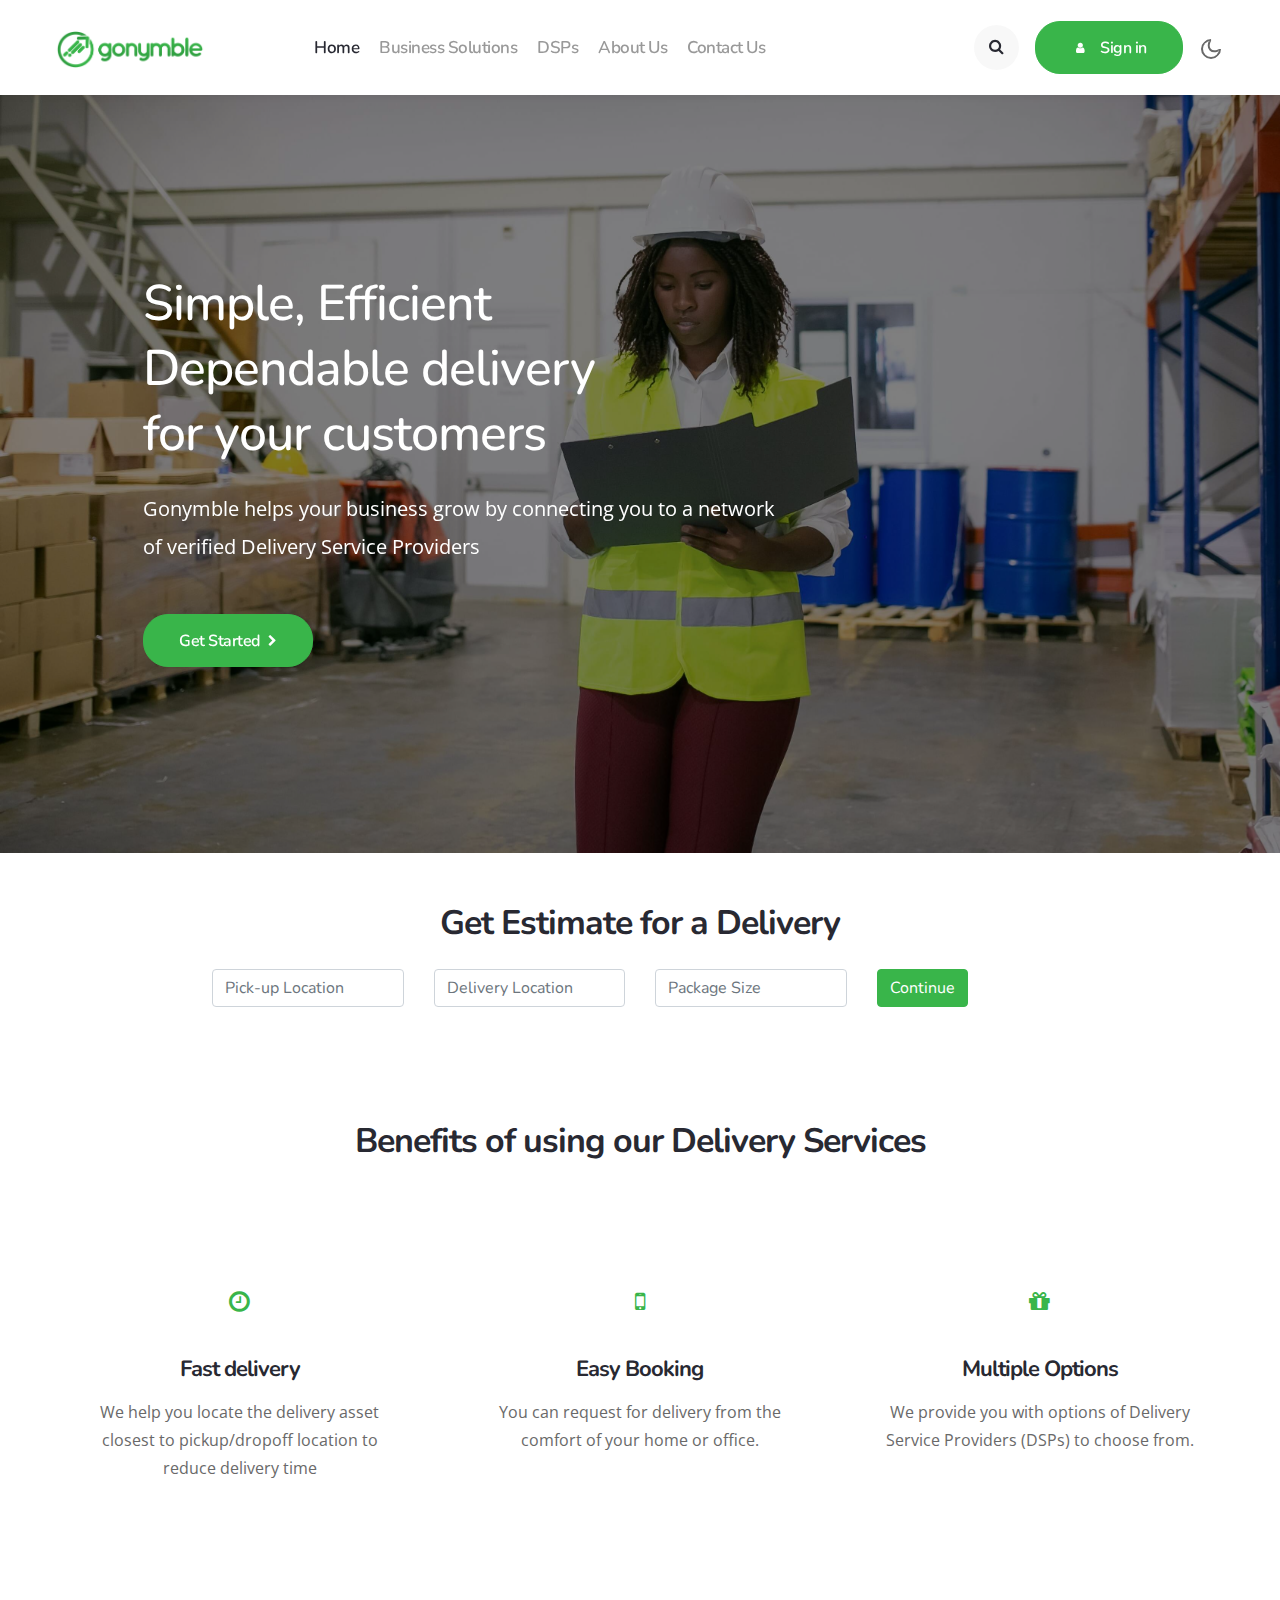
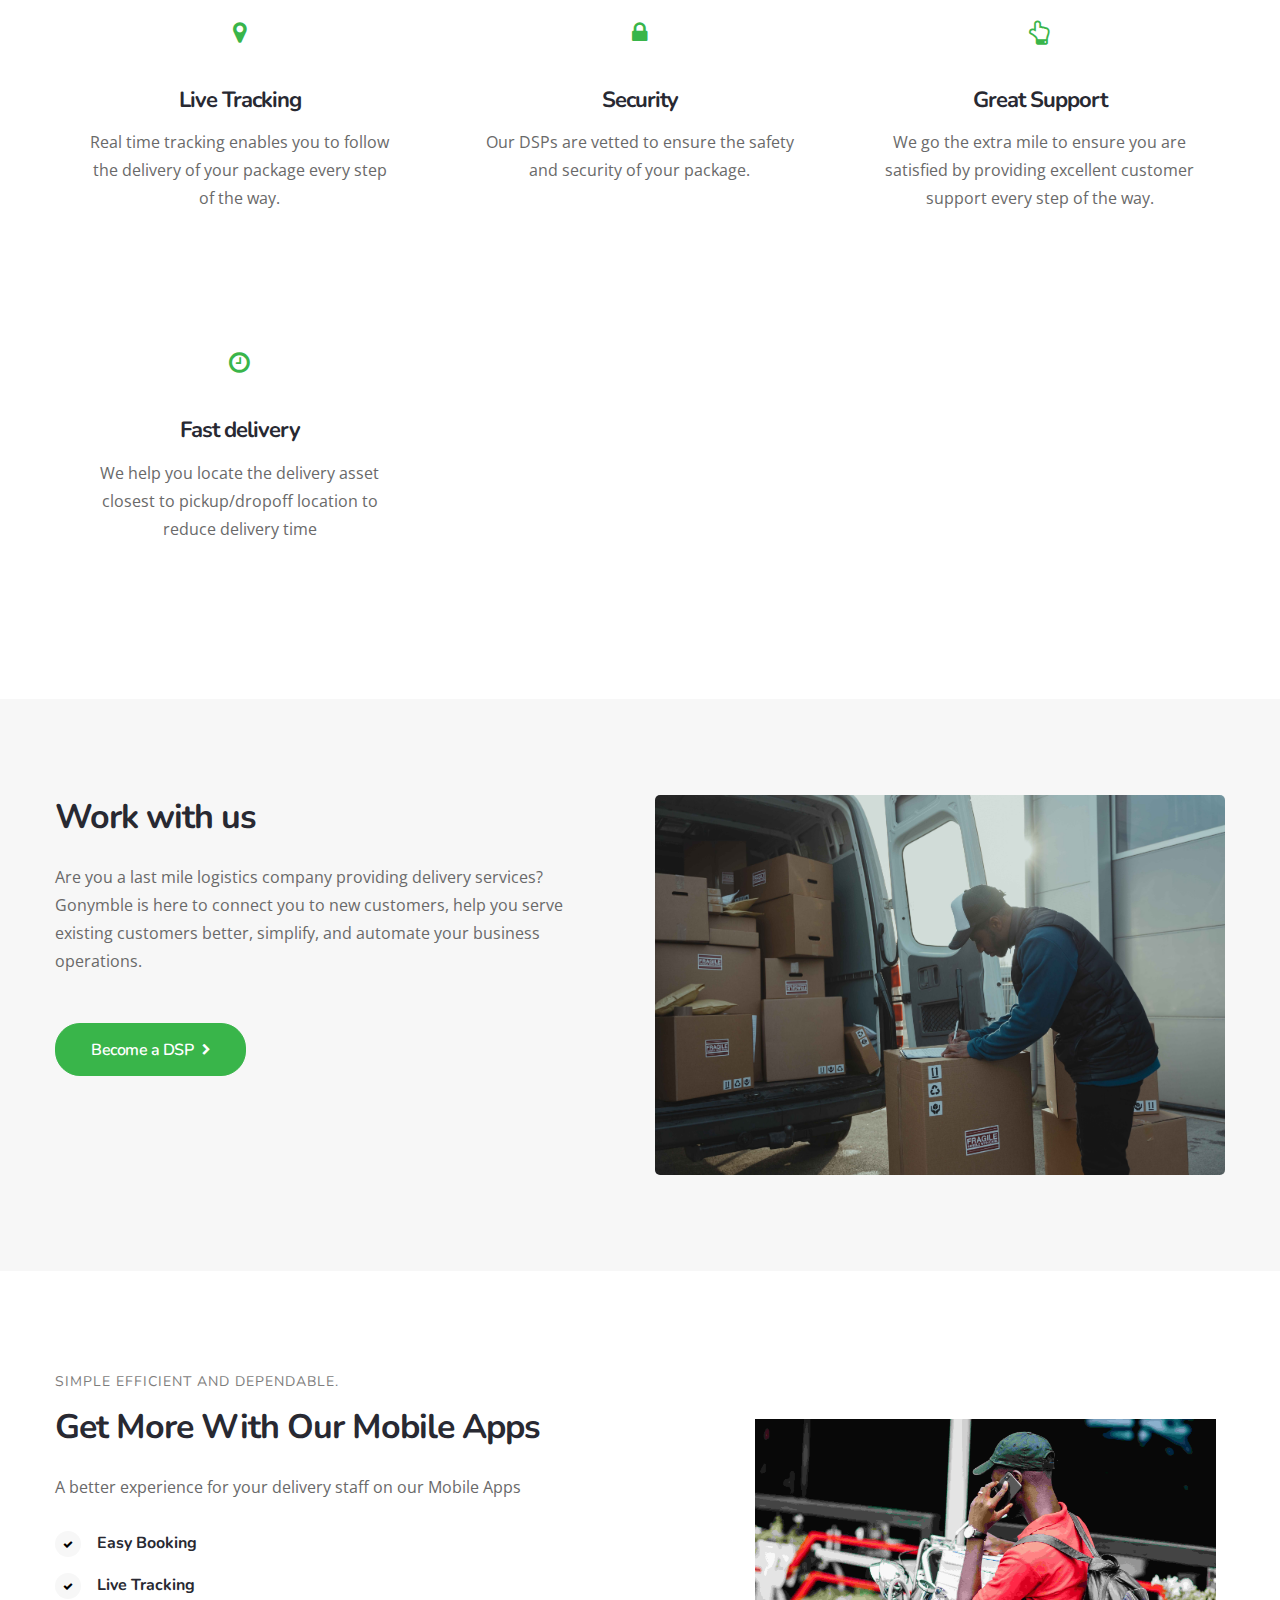
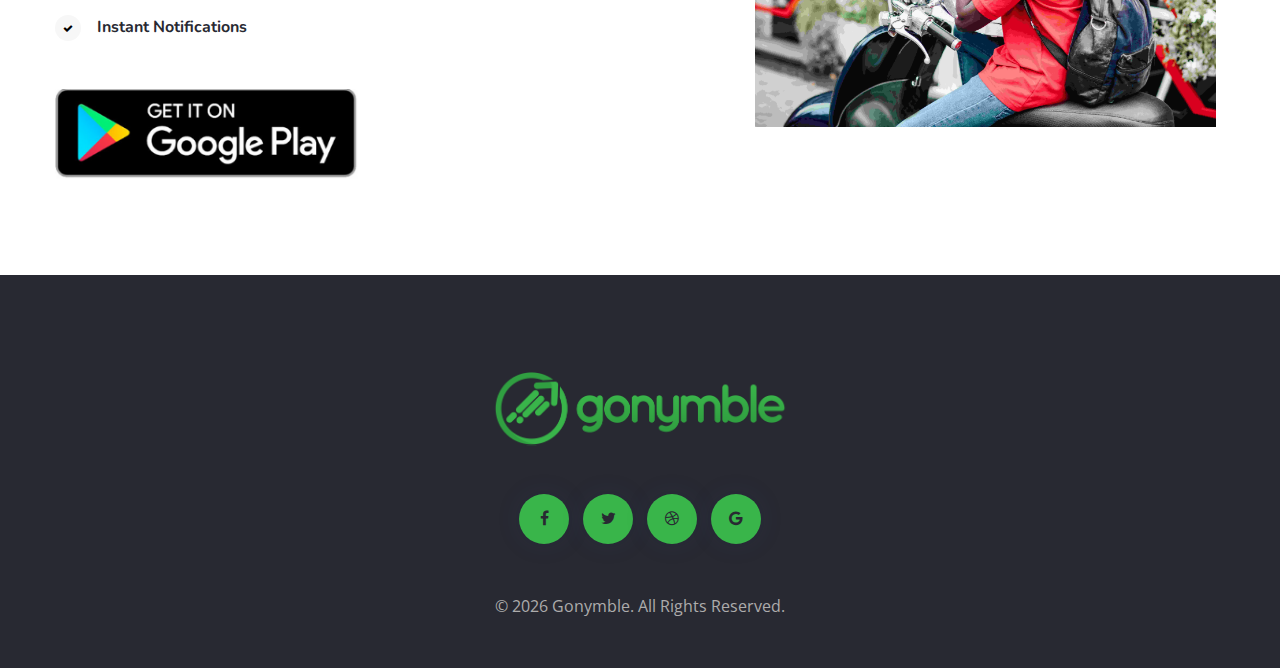
<file: index.html>
<!doctype html>
<html lang="en">

<head>
    <!-- Required meta tags -->
    <meta charset="utf-8">
    <meta name="viewport" content="width=device-width, initial-scale=1, shrink-to-fit=no">

    <title>Gonymble Delivery Service</title>
    <link href="//fonts.googleapis.com/css2?family=Nunito:wght@300;400;600;700;800&display=swap" rel="stylesheet">
    <link href="//fonts.googleapis.com/css?family=Open+Sans:300,400,600,700,800&display=swap" rel="stylesheet">

    <!-- Template CSS -->
    <link rel="stylesheet" href="assets/css/style-starter.css">
    <link rel="shortcut icon" href="/assets/img/favicon.ico" type="image/x-icon">
    <style>
        .w3l-banner {
            background-image: url('assets/img/hero.jpeg');
            background-repeat: no-repeat;
            background-size: cover;
            background-position: center center;
            color: white;
            padding: 100px 0;
        }

        .carousel-caption {
            position: absolute;
            top: 30%;
            left: 10%;
            padding: 15px;
            width: auto;
            text-align: left;
            /* Align text to the left */
        }

        .caption-title {
            font-size: 30px;
            color: black;
        }

        .title-one {
            font-size: 25px;
            color: white
        }

        .title-two {
            font-size: 50px;
            color: white;
            line-height: 1.3;

        }

        .title-three {
            font-size: 20px;
            color: white
        }

        /* Custom CSS for transparent overlay */

        .overlay {
            position: absolute;
            top: 0;
            left: 0;
            width: 100%;
            height: 100%;
            background-color: rgba(0, 0, 0, 0.5);
            /* Adjust the opacity (0.5 for 50% opacity) */
        }

        @media (max-width: 700px) {
            .title-one {
                font-size: 15px;
            }

            .title-two {
                font-size: 30px;
            }

            .title-three {
                font-size: 10px;
            }

            .carousel-item img {
                height: 450px;
                /* Adjust the height as needed for mobile */
            }
        }
    </style>
</head>

<body>
    <header id="site-header" class="fixed-top">
        <section class="w3l-header-4">
            <div class="container">
                <nav class="navbar navbar-expand-lg navbar-light">
                    <h1>
                        <a class="navbar-brand" href="index.html">
                            <img src="/assets/img/second-logo.png" alt="Logo" style="max-width: 150px; height: auto;">
                        </a>
                    </h1>
                    <button class="navbar-toggler collapsed" type="button" data-toggle="collapse"
                        data-target="#navbarNav" aria-controls="navbarNav" aria-expanded="false"
                        aria-label="Toggle navigation">
                        <span class="fa icon-expand fa-bars"></span>
                        <span class="fa icon-close fa-times"></span>
                    </button>

                    <div class="collapse navbar-collapse" id="navbarNav">
                        <ul class="navbar-nav mx-lg-auto">
                            <li class="nav-item active">
                                <a class="nav-link" href="index.html">Home </a>
                            </li>
                            <li class="nav-item">
                                <a class="nav-link" href="business-solutions.html">Business Solutions </a>
                            </li>

                            <li class="nav-item">
                                <a class="nav-link" href="dsp.html">DSPs</a>
                            </li>
                            <li class="nav-item">
                                <a class="nav-link" href="about.html">About Us</a>
                            </li>
                            <li class="nav-item">
                                <a class="nav-link" href="contact.html">Contact Us</a>
                            </li>
                        </ul>
                        <ul class="navbar-nav search-right mt-lg-0 mt-2">
                            <li class="nav-item mr-3" title="Search">
                                <a href="#search" class="btn search-search">
                                    <span class="fa fa-search" aria-hidden="true"></span></a>
                            </li>
                            <li class="nav-item"><a href="#"
                                    class="btn btn-primary d-none d-lg-block btn-style mr-2"><span
                                        class="fa fa-user mr-3" aria-hidden="true"></span>Sign in</a>
                            </li>
                        </ul>

                        <!-- //toggle switch for light and dark theme -->
                        <!-- search popup -->
                        <div id="search" class="pop-overlay">
                            <div class="popup">
                                <form action="#" method="GET" class="d-sm-flex">
                                    <input type="search" placeholder="Search.." name="search" required="required"
                                        autofocus>
                                    <button type="submit">Search</button>
                                    <a class="close" href="#url">&times;</a>
                                </form>
                            </div>
                        </div>
                        <!-- /search popup -->
                    </div>
                    <!-- toggle switch for light and dark theme -->
                    <div class="mobile-position">
                        <nav class="navigation">
                            <div class="theme-switch-wrapper">
                                <label class="theme-switch" for="checkbox">
                                    <input type="checkbox" id="checkbox">
                                    <div class="mode-container">
                                        <i class="gg-sun"></i>
                                        <i class="gg-moon"></i>
                                    </div>
                                </label>
                            </div>
                        </nav>
                    </div>
                </nav>
            </div>
        </section>
    </header>



    <!-- banner section -->
    <section id="home">

        <div id="heroCarousel" class="carousel slide" data-ride="carousel">
            <div class="carousel-inner">

                <!-- Slide 1 -->
                <div class="carousel-item active">
                    <div class="overlay"></div>
                    <img src="assets/img/hero.jpeg" class="d-block w-100" alt="Slide 1">
                    <div class="carousel-caption">


                        <!-- <span class="subhny-title mb-2 title-one">Fast and Easy</span> -->
                        <h3 class="mb-4 title-two">
                            Simple, Efficient<br />
                            Dependable delivery
                            <br> for your customers
                        </h3>
                        <p class="title-three" style="line-height:1.9;">Gonymble helps your business grow by connecting
                            you to a network<br />
                            of verified Delivery Service Providers</p>
                        <div class="mt-sm-5 mt-4">

                            <a class="btn btn-primary btn-style" href="#">Get Started <span
                                    class="fa fa-chevron-right"></span></a>
                        </div>
                    </div>
                </div>

                <!-- Slide 2 -->
                <!-- <div class="carousel-item">
                    <div class="overlay"></div>
                    <img src="assets/img/male-courier.jpg" class="d-block w-100" alt="Slide 2">
                    <div class="carousel-caption">
                        <span class="subhny-title mb-2 title-one">Fast and Easy</span>
                        <h3 class="mb-4 title-two">Simple<br> Efficient Delivery</h3>
                        <p class="title-three">Simple, efficient, and dependable delivery for your customers.</p>
                        <div class="mt-sm-5 mt-4">

                            <a class="btn btn-primary btn-style" href="#">Get Started <span
                                    class="fa fa-chevron-right"></span></a>
                        </div>
                    </div>
                </div>
                <div class="carousel-item">
                    <div class="overlay"></div>
                    <img src="assets/img/delivery-truck-good-distribution-services.jpg" class="d-block w-100"
                        alt="Slide 2">
                    <div class="carousel-caption">
                        <span class="subhny-title mb-2 title-one">Fast and Easy</span>
                        <h3 class="mb-4 title-two">Simple<br> Efficient Delivery</h3>
                        <p class="title-three">Simple, efficient, and dependable delivery for your customers.</p>
                        <div class="mt-sm-5 mt-4">

                            <a class="btn btn-primary btn-style" href="#">Get Started <span
                                    class="fa fa-chevron-right"></span></a>
                        </div>
                    </div>
                </div> -->

                <!-- Add more slides as needed -->
            </div>

            <!-- Add navigation arrows if desired -->
            <!-- <a class="carousel-control-prev" href="#heroCarousel" role="button" data-slide="prev">
                <span class="carousel-control-prev-icon" aria-hidden="true"></span>
                <span class="sr-only">Previous</span>
            </a>
            <a class="carousel-control-next" href="#heroCarousel" role="button" data-slide="next">
                <span class="carousel-control-next-icon" aria-hidden="true"></span>
                <span class="sr-only">Next</span>
            </a> -->
        </div>


    </section>
    <!-- //banner section -->
    <section>
        <div class="container mt-5">

            <h3 class="hny-title text-center mb-4">Get Estimate for a Delivery</h3>
            <div class="d-flex justify-content-center">
                <div class="row">
                    <div class="col-md-3">
                        <div class="form-group mb-3">
                            <input type="text" class="form-control" id="pickupLocation" placeholder="Pick-up Location">
                        </div>
                    </div>
                    <div class="col-md-3">
                        <div class="form-group mb-3">
                            <input type="text" class="form-control" id="deliveryLocation"
                                placeholder="Delivery Location">
                        </div>
                    </div>
                    <div class="col-md-3">
                        <div class="form-group mb-3">
                            <input type="text" class="form-control" id="packageSize" placeholder="Package Size">
                        </div>
                    </div>
                    <div class="col-md-3">
                        <div class="form-group mb-3">
                            <button type="submit" class="btn btn-primary">Continue</button>
                        </div>
                    </div>
                </div>
            </div>
        </div>

    </section>
    <!-- //our products -->
    <!-- /bottom-grids-->
    <section class="w3l-bottom-grids-6 py-5">
        <div class="container py-lg-5 py-md-4">
            <!-- <span class="subhny-title text-center mb-2">Benefits of using our delivery services</span> -->
            <h3 class="hny-title text-center mb-5">Benefits of using our Delivery Services</h3>
            <div class="grids-area-hny main-cont-wthree-fea row">
                <div class="col-lg-4 col-md-6 grids-feature mt-lg-0 mt-4">
                    <div class="area-box">
                        <span class="fa fa-clock-o"></span>
                        <h4><a href="#feature" class="title-head">Fast delivery</a></h4>
                        <p>We help you locate the delivery asset closest to pickup/dropoff
                            location to reduce delivery time</p>
                    </div>
                </div>
                <div class="col-lg-4 col-md-6 grids-feature">
                    <div class="area-box">
                        <span class="fa fa-mobile"></span>
                        <h4><a href="#feature" class="title-head">Easy Booking</a></h4>
                        <p>You can request for delivery from the comfort of your home or office.</p>
                    </div>
                </div>
                <div class="col-lg-4 col-md-6 grids-feature mt-md-0 mt-4">
                    <div class="area-box">
                        <span class="fa fa-gift"></span>
                        <h4><a href="#feature" class="title-head">Multiple Options</a></h4>
                        <p>We provide you with options of Delivery Service Providers (DSPs) to choose from. </p>
                    </div>
                </div>
                <div class="col-lg-4 col-md-6 grids-feature mt-lg-0 mt-4">
                    <div class="area-box">
                        <span class="fa fa-map-marker"></span>
                        <h4><a href="#feature" class="title-head">Live Tracking</a></h4>
                        <p>Real time tracking enables you to follow the delivery of your package every step of the way.
                        </p>
                    </div>
                </div>
                <div class="col-lg-4 col-md-6 grids-feature mt-lg-0 mt-4">
                    <div class="area-box">
                        <span class="fa fa-lock"></span>
                        <h4><a href="#feature" class="title-head">Security</a></h4>
                        <p> Our DSPs are vetted to ensure the safety and security of your package.</p>
                    </div>
                </div>
                <div class="col-lg-4 col-md-6 grids-feature mt-lg-0 mt-4">
                    <div class="area-box">
                        <span class="fa fa-hand-o-up"></span>
                        <h4><a href="#feature" class="title-head">Great Support</a></h4>
                        <p> We go the extra mile to ensure you are satisfied by providing excellent customer support
                            every step of the way.</p>
                    </div>
                </div>
                <div class="col-lg-4 col-md-6 grids-feature mt-lg-0 mt-4">
                    <div class="area-box">
                        <span class="fa fa-clock-o"></span>
                        <h4><a href="#feature" class="title-head">Fast delivery</a></h4>
                        <p>We help you locate the delivery asset closest to pickup/dropoff
                            location to reduce delivery time</p>
                    </div>
                </div>


            </div>


        </div>
    </section>
    <!-- //bottom-grids-->
    <!-- home page block2 grids -->
    <section class="w3l-grids-3 py-5">
        <div class="container py-lg-5 py-md-4">
            <div class="row bottom-ab-grids">
                <div class="col-lg-6 bottom-ab-left pr-lg-5">

                    <h3 class="hny-title mb-4">Work with us</h3>
                    <p class="">Are you a last mile logistics company providing delivery services? Gonymble is here to
                        connect you to new customers, help you serve existing customers better, simplify, and automate
                        your business operations.</p>
                    <!-- <ul class="cont-4 mt-4">
                        <li><span class="fa fa-check"></span>Pharetra massa init ultricies labore dolor amet</li>
                        <li><span class="fa fa-check"></span>Dolore magna aliqua init sodales tempor</li>
                        <li><span class="fa fa-check"></span>Incididunt ut labore et, pharetra massa</li>
                    </ul> -->
                    <a href="#" class="btn btn-style btn-primary mt-lg-5 mt-4">Become a DSP <span
                            class="fa fa-chevron-right"></span></a>
                </div>
                <div class="col-lg-6 bottom-right-grids mt-lg-0 mt-5">
                    <img src="assets/img/delivery-man-with-package.jpg" style="border-radius:5px;" class="img-fluid"
                        alt="">

                </div>
            </div>
        </div>
        </div>
    </section>


    <!-- /w3l-content-with-photo-4-->
    <section class="w3l-content-with-photo-4">
        <!-- /content-grids-->
        <div class="content-photo-info py-5">
            <div class="container py-md-5">
                <!-- /row-->
                <div class="content-photo-grids row">

                    <div class="photo-6-inf-right col-lg-7 text-left pr-lg-5 mb-lg-0 mb-5">
                        <span class="subhny-title mb-2">Simple Efficient and Dependable.</span>
                        <h3 class="hny-title mb-md-4 mb-2">
                            Get More With Our Mobile Apps</h3>
                        <p class="mt-3 pr-lg-5">A better experience for your delivery staff on our Mobile Apps</p>
                        <div class="servehny-1">
                            <div class="ser-sub">

                                <a href="#link" class="ser1"><span class="fa fa-check"></span> Easy Booking
                                </a>
                                <a href="#link" class="ser1"><span class="fa fa-check"></span> Live Tracking
                                </a>
                                <a href="#link" class="ser1"><span class="fa fa-check"></span> Instant Notifications</a>
                            </div>

                        </div>
                        <div class="row mt-5">
                            <div class="col-md-6">
                                <img src="assets/img/googleplay.png" class="img-fluid" alt="">
                            </div>
                            <!-- <div class="col-md-6">
                                <img src="assets/img/apple.png" class="img-fluid" alt="">
                            </div> -->
                        </div>

                    </div>
                    <div class="photo-6-inf-left col-lg-5 pr-lg-4 text-lg-right text-center">
                        <a href="#"><img src="assets/img/delivery-percel-rider.jpg" style="height:auto; width:500px; "
                                class="img-fluid" alt=""></a>
                    </div>

                </div>
                <!-- //row-->
            </div>
        </div>
    </section>
    <!-- /w3l-content-with-photo-4-->
    <!-- testimonials -->
    <!-- <section class="w3l-clients-1" id="testimonials">
       
        <div class="cusrtomer-layout py-5">
            <div class="container py-md-4">
                <div class="heading align-self text-center">
                    <span class="subhny-title mb-2">Testimonials</span>
                        <h3 class="hny-title mb-md-4 mb-2">
                            Story of our customers</h3>
                </div>
               
                <div class="testimonial-row">
                    <div id="owl-demo1" class="owl-two owl-carousel owl-theme mb-md-3 mb-sm-5 mb-4">
                        <div class="item">
                            <div class="testimonial-content">
                                <div class="testimonial">
                                    <div class="test-img">
                                        <img src="assets/images/team1.jpg" class="img-fluid" alt="client-img">
                                    </div>
                                    <blockquote>
                                        <q>Lorem ipsum dolor sit amet int consectetur adipisicing elit. Velita beatae
                                            laudantium Quas minima sunt natus tempore, maiores aliquid modi felis vitae
                                            facere aperiam sequi optio lacinia id ipsum non velit, culpa.
                                            voluptate rem ullam dolore nisi est quasi, doloribus tempora.</q>
                                    </blockquote>
                                    <div class="testi-des">
                                        <div class="peopl align-self">
                                            <h3>Gloria Parker</h3>
                                            <p class="indentity">Customer </p>
                                        </div>
                                    </div>
                                </div>
                            </div>
                        </div>
                        <div class="item">
                            <div class="testimonial-content">
                                <div class="testimonial">
                                    <div class="test-img"><img src="assets/images/team2.jpg" class="img-fluid"
                                            alt="client-img">
                                    </div>
                                    <blockquote>
                                        <q>Lorem ipsum dolor sit amet int consectetur adipisicing elit. Velita beatae
                                            laudantium Quas minima sunt natus tempore, maiores aliquid modi felis vitae
                                            facere aperiam sequi optio lacinia id ipsum non velit, culpa.
                                            voluptate rem ullam dolore nisi est quasi, doloribus tempora.</q>
                                    </blockquote>
                                    <div class="testi-des">
                                        <div class="peopl align-self">
                                            <h3>Tommy sakura</h3>
                                            <p class="indentity">Customer </p>
                                        </div>
                                    </div>
                                </div>
                            </div>
                        </div>
                        <div class="item">
                            <div class="testimonial-content">
                                <div class="testimonial">
                                    <div class="test-img"><img src="assets/images/team3.jpg" class="img-fluid"
                                            alt="client-img">
                                    </div>
                                    <blockquote>
                                        <q>Lorem ipsum dolor sit amet int consectetur adipisicing elit. Velita beatae
                                            laudantium Quas minima sunt natus tempore, maiores aliquid modi felis vitae
                                            facere aperiam sequi optio lacinia id ipsum non velit, culpa.
                                            voluptate rem ullam dolore nisi est quasi, doloribus tempora.</q>
                                    </blockquote>
                                    <div class="testi-des">
                                        <div class="peopl align-self">
                                            <h3>Bruce Bailey </h3>
                                            <p class="indentity">Customer </p>
                                        </div>
                                    </div>
                                </div>
                            </div>
                        </div>
                        <div class="item">
                            <div class="testimonial-content">
                                <div class="testimonial">
                                    <div class="test-img"><img src="assets/images/team4.jpg" class="img-fluid"
                                            alt="client-img">
                                    </div>
                                    <blockquote>
                                        <q>Lorem ipsum dolor sit amet int consectetur adipisicing elit. Velita beatae
                                            laudantium Quas minima sunt natus tempore, maiores aliquid modi felis vitae
                                            facere aperiam sequi optio lacinia id ipsum non velit, culpa.
                                            voluptate rem ullam dolore nisi est quasi, doloribus tempora.</q>
                                    </blockquote>
                                    <div class="testi-des">
                                        <div class="peopl align-self">
                                            <h3>Ruth Edwards</h3>
                                            <p class="indentity">Customer </p>
                                        </div>
                                    </div>
                                </div>
                            </div>
                        </div>
                    </div>
                </div>
            </div>
           
        </div>
        
    </section> -->
    <!-- //testimonials -->
    <!-- footer-28 block -->
    <section class="w3l-footer">
        <footer class="footer-28 py-5">
            <div class="container py-md-5">
                <div class="footer-top-28 text-center">
                    <!-- <div class="row foothny-grids mb-lg-5 mb-4">
                        <div class="col-lg-6 fotter-gd-left px-0">
                            <a href="#"><img src="assets/img/delivery-man-with-package.jpg" class="img-fluid"
                                    alt=""></a>
                        </div>
                        <div class="col-lg-6 fotter-gd-right">
                            <div class="ft-grid">
                                <h5><span class="text-content"> Call us to make order now </span>

                                    <span class="fa fa-phone mr-3 text-white"
                                        aria-hidden="true"></span>21-600-28-499</span>
                                </h5>

                            </div>
                        </div>
                    </div> -->

                    <h2>
                        <a class="navbar-brand" href="index.html">
                            <img src="/assets/img/second-logo.png" alt="Logo" style="max-width: 300px; height: auto;">
                        </a>
                    </h2>
                    <!-- <p class="f-para mt-3">Born out of the need to solve the painful problem of last-mile logistics for
                        businesses. We serve as an interface between your business and customers by connecting you to a
                        network of last-mile delivery service providers (DSPs) through
                        our robust technology platform. </p> -->
                </div>
                <div class="footer-social-accounts text-center mt-lg-5 mt-4">

                    <ul class="social-icons mt-4">
                        <li class="facebook">
                            <a href="#link" title="Facebook">
                                <span class="fa fa-facebook" aria-hidden="true"></span>
                            </a>
                        </li>
                        <li class="twitter">
                            <a href="#link" title="Twitter">
                                <span class="fa fa-twitter" aria-hidden="true"></span>
                            </a>
                        </li>
                        <li class="dribbble">
                            <a href="#link" title="Dribbble">
                                <span class="fa fa-dribbble" aria-hidden="true"></span>
                            </a>
                        </li>
                        <li class="google mr-0">
                            <a href="#link" title="Google">
                                <span class="fa fa-google" aria-hidden="true"></span>
                            </a>
                        </li>
                    </ul>
                </div>
            </div>


            <div class="midd-footer-28 align-center mt-lg-0 mt-4">
                <p class="copy-footer-28 text-center"> &copy;
                    <script>
                        document.write(new Date().getFullYear())
                    </script> Gonymble. All Rights Reserved.
                </p>

            </div>
            <!-- move top -->
            <button onclick="topFunction()" id="movetop" title="Go to top">
                <span class="fa fa-angle-up"></span>
            </button>
            <script>
                // When the user scrolls down 20px from the top of the document, show the button
                window.onscroll = function () {
                    scrollFunction()
                };

                function scrollFunction() {
                    if (document.body.scrollTop > 20 || document.documentElement.scrollTop > 20) {
                        document.getElementById("movetop").style.display = "block";
                    } else {
                        document.getElementById("movetop").style.display = "none";
                    }
                }

                // When the user clicks on the button, scroll to the top of the document
                function topFunction() {
                    document.body.scrollTop = 0;
                    document.documentElement.scrollTop = 0;
                }
            </script>
            <!-- /move top -->
        </footer>

        <script src="assets/js/jquery-3.3.1.min.js"></script>
        <!-- Common jquery plugin -->

        <script src="assets/js/theme-change.js"></script>
        <!-- theme switch js (light and dark)-->
        <!-- responsive tabs -->
        <script src="assets/js/jquery-1.9.1.min.js"></script>

        <script src="assets/js/easyResponsiveTabs.js"></script>

        <script>
            $(document).ready(function () {
                $('#heroCarousel').carousel({
                    interval: 5000, // Change slide every 5 seconds (adjust as needed)
                });
            });
        </script>


        <!--Plug-in Initialisation-->
        <script type="text/javascript">
            $(document).ready(function () {
                //Horizontal Tab
                $('#parentHorizontalTab').easyResponsiveTabs({
                    type: 'default', //Types: default, vertical, accordion
                    width: 'auto', //auto or any width like 600px
                    fit: true, // 100% fit in a container
                    tabidentify: 'hor_1', // The tab groups identifier
                    activate: function (event) { // Callback function if tab is switched
                        var $tab = $(this);
                        var $info = $('#nested-tabInfo');
                        var $name = $('span', $info);
                        $name.text($tab.text());
                        $info.show();
                    }
                });
            });
        </script>
        <!-- //counter-->
        <script src="assets/js/owl.carousel.js"></script>
        <!-- owl carousel -->
        <!-- script for tesimonials carousel slider -->
        <script>
            $(document).ready(function () {
                $("#owl-demo1").owlCarousel({
                    loop: true,
                    margin: 20,
                    nav: false,
                    responsiveClass: true,
                    responsive: {
                        0: {
                            items: 1,
                            nav: false
                        },
                        1000: {
                            items: 1,
                            nav: false,
                            loop: false
                        }
                    }
                })
            })
        </script>
        <!-- //script for tesimonials carousel slider -->
        <!--/MENU-JS-->
        <script>
            $(window).on("scroll", function () {
                var scroll = $(window).scrollTop();

                if (scroll >= 80) {
                    $("#site-header").addClass("nav-fixed");
                } else {
                    $("#site-header").removeClass("nav-fixed");
                }
            });

            //Main navigation Active Class Add Remove
            $(".navbar-toggler").on("click", function () {
                $("header").toggleClass("active");
            });
            $(document).on("ready", function () {
                if ($(window).width() > 991) {
                    $("header").removeClass("active");
                }
                $(window).on("resize", function () {
                    if ($(window).width() > 991) {
                        $("header").removeClass("active");
                    }
                });
            });
        </script>
        <!--//MENU-JS-->

        <!-- disable body scroll which navbar is in active -->
        <script>
            $(function () {
                $('.navbar-toggler').click(function () {
                    $('body').toggleClass('noscroll');
                })
            });
        </script>
        <!-- //disable body scroll which navbar is in active -->

        <!--bootstrap-->
        <script src="assets/js/bootstrap.min.js"></script>
        <!-- //bootstrap-->

</body>

</html>
</file>
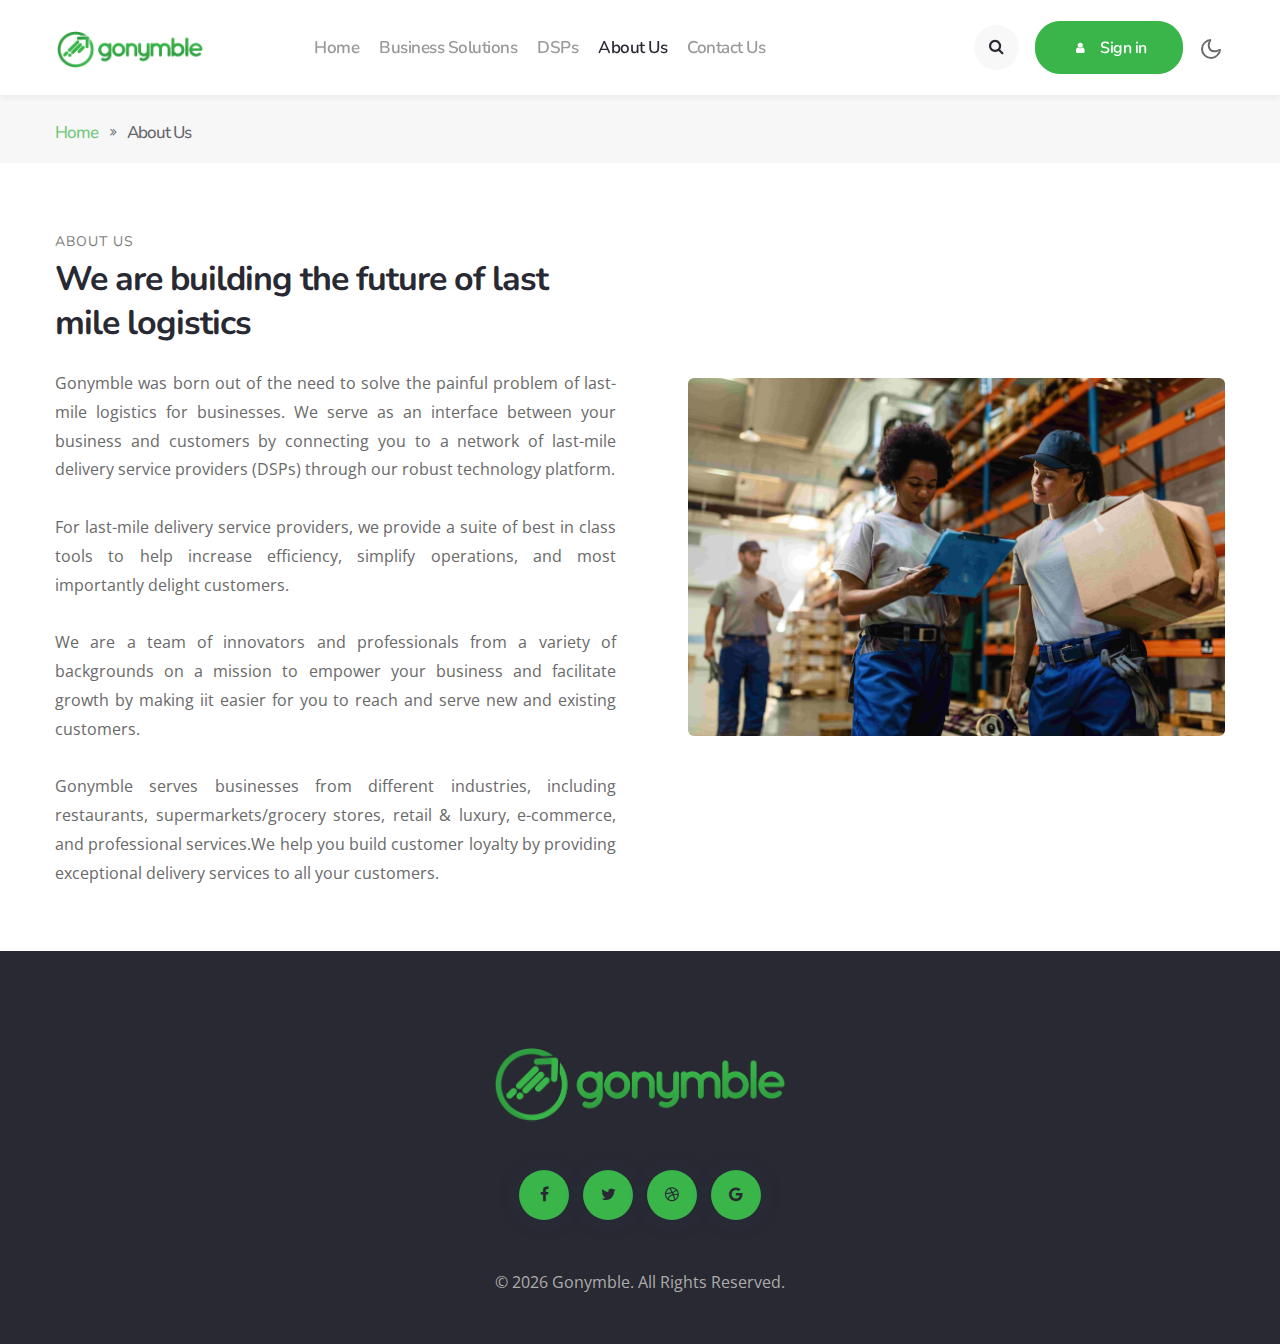
<file: about.html>
<!--
Author: W3layouts
Author URL: http://w3layouts.com
-->
<!doctype html>
<html lang="en">

<head>
    <!-- Required meta tags -->
    <meta charset="utf-8">
    <meta name="viewport" content="width=device-width, initial-scale=1, shrink-to-fit=no">

    <title>Gonymble Last mile Delivery service</title>
    <link href="//fonts.googleapis.com/css2?family=Nunito:wght@300;400;600;700;800&display=swap" rel="stylesheet">
    <link href="//fonts.googleapis.com/css?family=Open+Sans:300,400,600,700,800&display=swap" rel="stylesheet">

    <!-- Template CSS -->
    <link rel="stylesheet" href="assets/css/style-starter.css">
    <link rel="shortcut icon" href="/assets/img/favicon.ico" type="image/x-icon">
</head>

<body>
    <header id="site-header" class="fixed-top">
        <section class="w3l-header-4">
            <div class="container">
                <nav class="navbar navbar-expand-lg navbar-light">
                    <h1>
                        <a class="navbar-brand" href="index.html">
                            <img src="/assets/img/second-logo.png" alt="Logo" style="max-width: 150px; height: auto;">
                        </a>
                    </h1>
                    <button class="navbar-toggler collapsed" type="button" data-toggle="collapse"
                        data-target="#navbarNav" aria-controls="navbarNav" aria-expanded="false"
                        aria-label="Toggle navigation">
                        <span class="fa icon-expand fa-bars"></span>
                        <span class="fa icon-close fa-times"></span>
                    </button>

                    <div class="collapse navbar-collapse" id="navbarNav">
                        <ul class="navbar-nav mx-lg-auto">
                            <li class="nav-item">
                                <a class="nav-link" href="index.html">Home </a>
                            </li>
                            <li class="nav-item">
                                <a class="nav-link" href="business-solutions.html">Business Solutions </a>
                            </li>

                            <li class="nav-item">
                                <a class="nav-link" href="dsp.html">DSPs</a>
                            </li>
                            <li class="nav-item active">
                                <a class="nav-link" href="about.html">About Us</a>
                            </li>
                            <li class="nav-item">
                                <a class="nav-link" href="contact.html">Contact Us</a>
                            </li>
                        </ul>
                        <ul class="navbar-nav search-right mt-lg-0 mt-2">
                            <li class="nav-item mr-3" title="Search">
                                <a href="#search" class="btn search-search">
                                    <span class="fa fa-search" aria-hidden="true"></span></a>
                            </li>
                            <li class="nav-item"><a href="#"
                                    class="btn btn-primary d-none d-lg-block btn-style mr-2"><span
                                        class="fa fa-user mr-3" aria-hidden="true"></span>Sign in</a>
                            </li>
                        </ul>
                        <!-- //toggle switch for light and dark theme -->
                        <!-- search popup -->
                        <div id="search" class="pop-overlay">
                            <div class="popup">
                                <form action="#" method="GET" class="d-sm-flex">
                                    <input type="search" placeholder="Search.." name="search" required="required"
                                        autofocus>
                                    <button type="submit">Search</button>
                                    <a class="close" href="#url">&times;</a>
                                </form>
                            </div>
                        </div>
                        <!-- /search popup -->
                    </div>
                    <!-- toggle switch for light and dark theme -->
                    <div class="mobile-position">
                        <nav class="navigation">
                            <div class="theme-switch-wrapper">
                                <label class="theme-switch" for="checkbox">
                                    <input type="checkbox" id="checkbox">
                                    <div class="mode-container">
                                        <i class="gg-sun"></i>
                                        <i class="gg-moon"></i>
                                    </div>
                                </label>
                            </div>
                        </nav>
                    </div>
                </nav>
            </div>
        </section>
    </header>

    <!-- about breadcrumb -->
    <section class="w3l-about-breadcrumb text-left">
        <div class="breadcrumb-bg breadcrumb-bg-about py-3">
            <div class="container grid-breadcrumb">
                <ul class="breadcrumbs-custom-path mt-md-2">
                    <li><a href="index.html">Home</a></li>
                    <li class="active"><span class="fa fa-angle-double-right mx-2" aria-hidden="true"></span> About Us
                    </li>
                </ul>
            </div>
        </div>
    </section>
    <!-- //about breadcrumb -->
    <!-- /content-6-->
    <section class="w3l-content-6 w3l-bottom-grids-6" id="about">
        <!-- /content-6-main-->
        <div class="content-6-mian py-3">
            <div class="container py-lg-5 py-md-4">
                <div class="content-info-in row align-items-center">
                    <div class="content-gd col-lg-6 pr-lg-4">
                        <div class="title-content text-left mb-sm-4 mb-3">
                            <h3 class="subhny-title">About Us</h3>
                            <h3 class="hny-title">We are building the future of last mile logistics </h3>
                        </div>
                        <p style="text-align: justify; line-height: 1.8;">


                            Gonymble was born out of the need to solve the painful problem of last-mile logistics for
                            businesses. We serve as an interface between your business and customers by connecting you
                            to a network of last-mile delivery service providers (DSPs) through our
                            robust technology platform. <br /><br />

                            For last-mile delivery service providers, we
                            provide a suite of best in class tools to help increase efficiency, simplify operations, and
                            most importantly delight customers.<br /><br />


                            We are a team of innovators and professionals from
                            a variety of backgrounds on a mission to empower your business and facilitate growth by
                            making iit easier for you to reach and serve new and existing customers.<br /><br />

                            Gonymble serves businesses from different industries, including restaurants,
                            supermarkets/grocery stores, retail & luxury, e-commerce, and professional services.We help
                            you
                            build customer loyalty by providing exceptional delivery services to all your customers.
                        </p>

                    </div>
                    <div class="content-gd col-lg-6 col-12 pl-lg-4 pl-lg-5 mt-lg-0 mt-md-5 mt-4">
                        <img src="assets/img/work-with-us.jpg" alt="about" class="radius-image img-fluid">
                    </div>


                </div>

            </div>
    </section>


    <!-- footer-28 block -->
    <section class="w3l-footer">
        <footer class="footer-28 py-5">
            <div class="container py-md-5">
                <div class="footer-top-28 text-center">
                    <!-- <div class="row foothny-grids mb-lg-5 mb-4">
                        <div class="col-lg-6 fotter-gd-left px-0">
                            <a href="#"><img src="assets/img/delivery-man-with-package.jpg" class="img-fluid"
                                    alt=""></a>
                        </div>
                        <div class="col-lg-6 fotter-gd-right">
                            <div class="ft-grid">
                                <h5><span class="text-content"> Call us to make order now </span>

                                    <span class="fa fa-phone mr-3" aria-hidden="true"></span>21-600-28-499</span>
                                </h5>

                            </div>
                        </div>
                    </div> -->

                    <h2>
                        <a class="navbar-brand" href="index.html">
                            <img src="/assets/img/second-logo.png" alt="Logo" style="max-width: 300px; height: auto;">
                        </a>
                    </h2>
                    <!-- <p class="f-para mt-3">Born out of the need to solve the painful problem of last-mile logistics for
                        businesses. We serve as an interface between your business and customers by connecting you to a
                        network of last-mile delivery service providers (DSPs) through
                        our robust technology platform. </p> -->
                </div>
                <div class="footer-social-accounts text-center mt-lg-5 mt-4">

                    <ul class="social-icons mt-4">
                        <li class="facebook">
                            <a href="#link" title="Facebook">
                                <span class="fa fa-facebook" aria-hidden="true"></span>
                            </a>
                        </li>
                        <li class="twitter">
                            <a href="#link" title="Twitter">
                                <span class="fa fa-twitter" aria-hidden="true"></span>
                            </a>
                        </li>
                        <li class="dribbble">
                            <a href="#link" title="Dribbble">
                                <span class="fa fa-dribbble" aria-hidden="true"></span>
                            </a>
                        </li>
                        <li class="google mr-0">
                            <a href="#link" title="Google">
                                <span class="fa fa-google" aria-hidden="true"></span>
                            </a>
                        </li>
                    </ul>
                </div>
            </div>


            <div class="midd-footer-28 align-center mt-lg-0 mt-4">
                <p class="copy-footer-28 text-center"> &copy;
                    <script>
                        document.write(new Date().getFullYear())
                    </script> Gonymble. All Rights Reserved.
                </p>

            </div>
            <!-- move top -->
            <button onclick="topFunction()" id="movetop" title="Go to top">
                <span class="fa fa-angle-up"></span>
            </button>
            <script>
                // When the user scrolls down 20px from the top of the document, show the button
                window.onscroll = function () {
                    scrollFunction()
                };

                function scrollFunction() {
                    if (document.body.scrollTop > 20 || document.documentElement.scrollTop > 20) {
                        document.getElementById("movetop").style.display = "block";
                    } else {
                        document.getElementById("movetop").style.display = "none";
                    }
                }

                // When the user clicks on the button, scroll to the top of the document
                function topFunction() {
                    document.body.scrollTop = 0;
                    document.documentElement.scrollTop = 0;
                }
            </script>
            <!-- /move top -->
        </footer>

        <script src="assets/js/jquery-3.3.1.min.js"></script>
        <!-- Common jquery plugin -->
        <script src="assets/js/theme-change.js"></script>
        <!-- theme switch js (light and dark)-->
        <!--/MENU-JS-->
        <script>
            $(window).on("scroll", function () {
                var scroll = $(window).scrollTop();

                if (scroll >= 80) {
                    $("#site-header").addClass("nav-fixed");
                } else {
                    $("#site-header").removeClass("nav-fixed");
                }
            });

            //Main navigation Active Class Add Remove
            $(".navbar-toggler").on("click", function () {
                $("header").toggleClass("active");
            });
            $(document).on("ready", function () {
                if ($(window).width() > 991) {
                    $("header").removeClass("active");
                }
                $(window).on("resize", function () {
                    if ($(window).width() > 991) {
                        $("header").removeClass("active");
                    }
                });
            });
        </script>
        <!--//MENU-JS-->

        <!-- disable body scroll which navbar is in active -->
        <script>
            $(function () {
                $('.navbar-toggler').click(function () {
                    $('body').toggleClass('noscroll');
                })
            });
        </script>
        <!-- //disable body scroll which navbar is in active -->

        <!--bootstrap-->
        <script src="assets/js/bootstrap.min.js"></script>
        <!-- //bootstrap-->

</body>

</html>
</file>
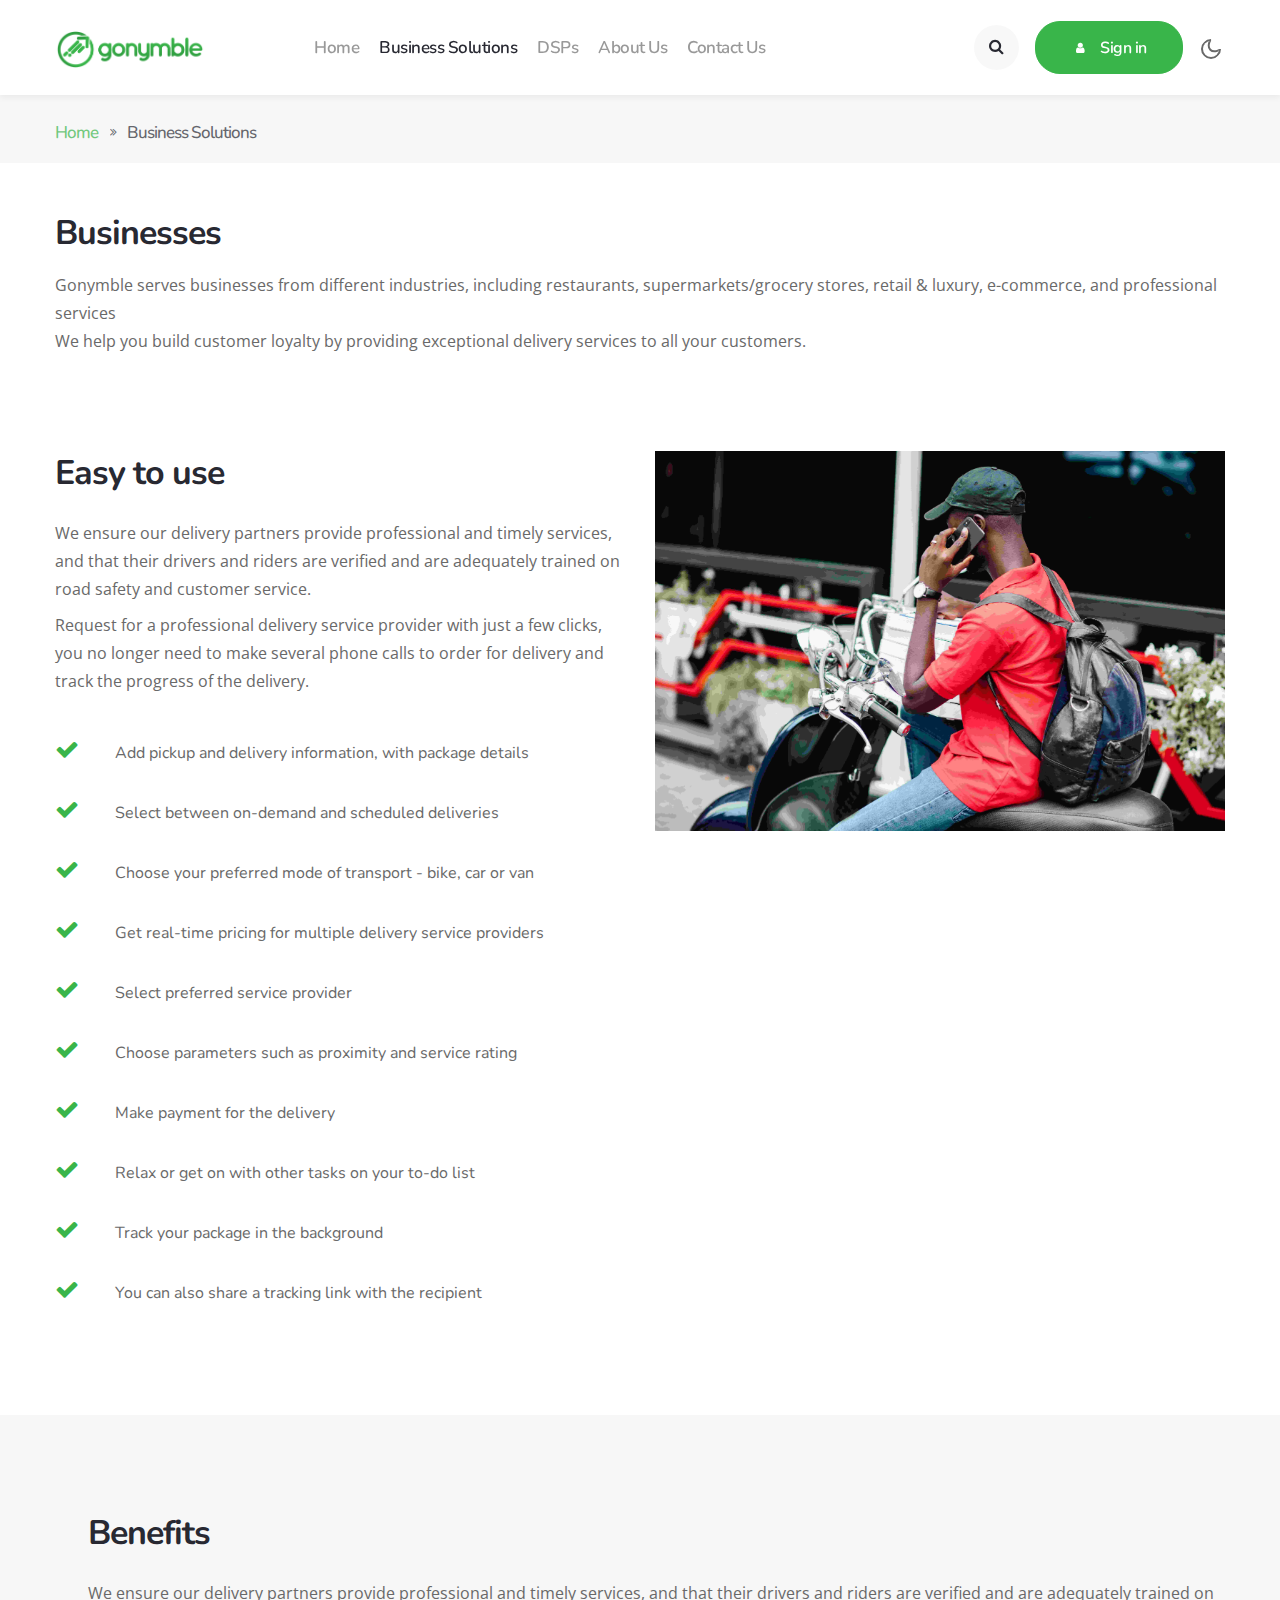
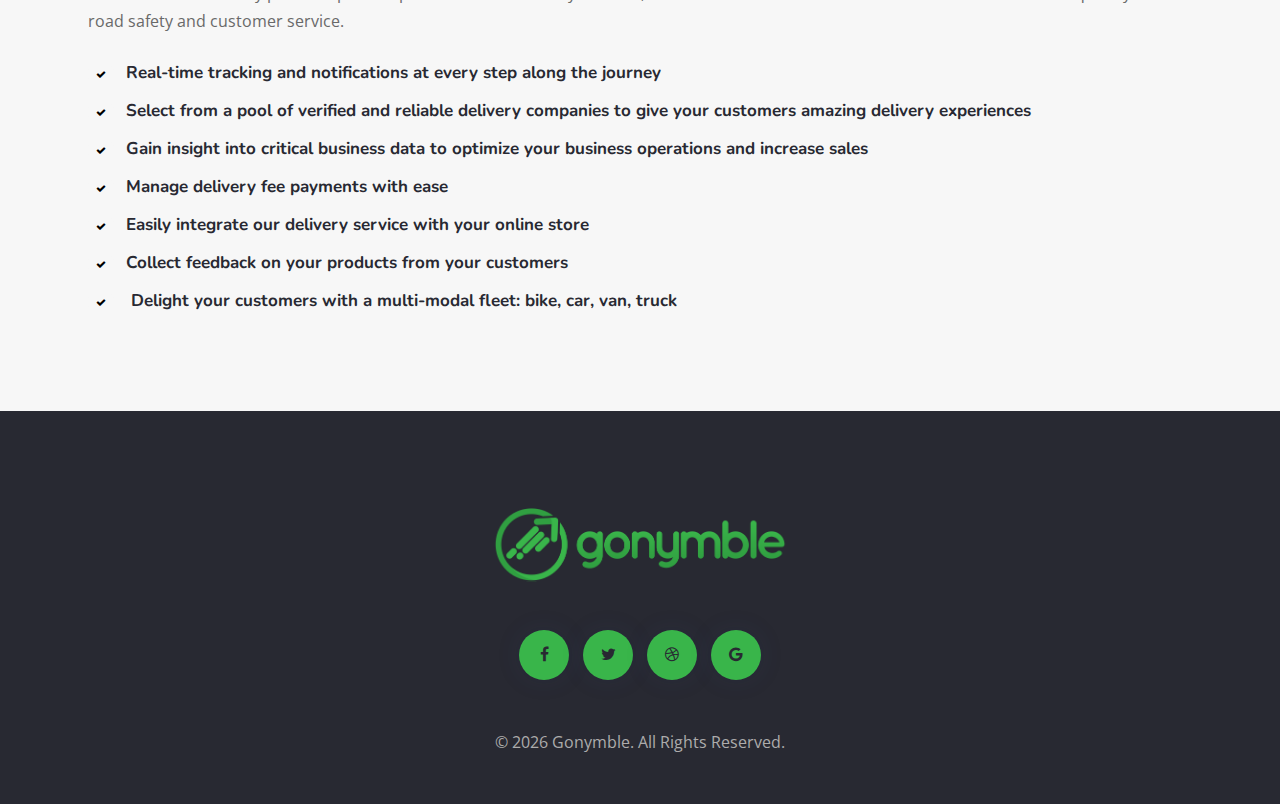
<file: business-solutions.html>
<!--
Author: W3layouts
Author URL: http://w3layouts.com
-->
<!doctype html>
<html lang="en">

<head>
    <!-- Required meta tags -->
    <meta charset="utf-8">
    <meta name="viewport" content="width=device-width, initial-scale=1, shrink-to-fit=no">

    <title>Gonymble Last mile Delivery service</title>
    <link href="//fonts.googleapis.com/css2?family=Nunito:wght@300;400;600;700;800&display=swap" rel="stylesheet">
    <link href="//fonts.googleapis.com/css?family=Open+Sans:300,400,600,700,800&display=swap" rel="stylesheet">

    <!-- Template CSS -->
    <link rel="stylesheet" href="assets/css/style-starter.css">
    <link rel="shortcut icon" href="/assets/img/favicon.ico" type="image/x-icon">
</head>

<body>
    <header id="site-header" class="fixed-top">
        <section class="w3l-header-4">
            <div class="container">
                <nav class="navbar navbar-expand-lg navbar-light">
                    <h1>
                        <a class="navbar-brand" href="index.html">
                            <img src="/assets/img/second-logo.png" alt="Logo" style="max-width: 150px; height: auto;">
                        </a>
                    </h1>
                    <button class="navbar-toggler collapsed" type="button" data-toggle="collapse"
                        data-target="#navbarNav" aria-controls="navbarNav" aria-expanded="false"
                        aria-label="Toggle navigation">
                        <span class="fa icon-expand fa-bars"></span>
                        <span class="fa icon-close fa-times"></span>
                    </button>

                    <div class="collapse navbar-collapse" id="navbarNav">
                        <ul class="navbar-nav mx-lg-auto">
                            <li class="nav-item">
                                <a class="nav-link" href="index.html">Home </a>
                            </li>
                            <li class="nav-item active">
                                <a class="nav-link " href="business-solutions.html">Business Solutions </a>
                            </li>

                            <li class="nav-item">
                                <a class="nav-link" href="dsp.html">DSPs</a>
                            </li>
                            <li class="nav-item">
                                <a class="nav-link" href="about.html">About Us</a>
                            </li>
                            <li class="nav-item">
                                <a class="nav-link" href="contact.html">Contact Us</a>
                            </li>
                        </ul>
                        <ul class="navbar-nav search-right mt-lg-0 mt-2">
                            <li class="nav-item mr-3" title="Search">
                                <a href="#search" class="btn search-search">
                                    <span class="fa fa-search" aria-hidden="true"></span></a>
                            </li>
                            <li class="nav-item"><a href="#"
                                    class="btn btn-primary d-none d-lg-block btn-style mr-2"><span
                                        class="fa fa-user mr-3" aria-hidden="true"></span>Sign in</a>
                            </li>
                        </ul>
                        <!-- //toggle switch for light and dark theme -->
                        <!-- search popup -->
                        <div id="search" class="pop-overlay">
                            <div class="popup">
                                <form action="#" method="GET" class="d-sm-flex">
                                    <input type="search" placeholder="Search.." name="search" required="required"
                                        autofocus>
                                    <button type="submit">Search</button>
                                    <a class="close" href="#url">&times;</a>
                                </form>
                            </div>
                        </div>
                        <!-- /search popup -->
                    </div>
                    <!-- toggle switch for light and dark theme -->
                    <div class="mobile-position">
                        <nav class="navigation">
                            <div class="theme-switch-wrapper">
                                <label class="theme-switch" for="checkbox">
                                    <input type="checkbox" id="checkbox">
                                    <div class="mode-container">
                                        <i class="gg-sun"></i>
                                        <i class="gg-moon"></i>
                                    </div>
                                </label>
                            </div>
                        </nav>
                    </div>
                </nav>
            </div>
        </section>
    </header>

    <!-- about breadcrumb -->
    <section class="w3l-about-breadcrumb text-left">
        <div class="breadcrumb-bg breadcrumb-bg-about py-3">
            <div class="container grid-breadcrumb">
                <ul class="breadcrumbs-custom-path mt-md-2">
                    <li><a href="index.html">Home</a></li>
                    <li class="active"><span class="fa fa-angle-double-right mx-2" aria-hidden="true"></span> Business
                        Solutions
                    </li>
                </ul>
            </div>
        </div>
    </section>
    <!-- //about breadcrumb -->
    <!-- /content-6-->
    <section class="w3l-content-6 w3l-bottom-grids-6" id="about">
        <!-- /content-6-main-->
        <div class="content-6-mian">
            <div class="container py-lg-5 py-md-4">
                <div class="content-info-in row align-items-center">


                    <div class="col-md-12">
                        <h3 class="hny-title mb-3">Businesses</h3>
                        <p class="justify-content-center">Gonymble serves businesses from different industries,
                            including restaurants, supermarkets/grocery stores, retail & luxury, e-commerce, and
                            professional services<br />
                            <!-- (add icons for each service under this paragraph).  -->
                            We help you build
                            customer loyalty by providing exceptional delivery services to all your customers.
                        </p>
                    </div>

                </div>

            </div>
        </div>
    </section>
    <section class="w3l-content-6 w3l-bottom-grids-6">
        <div class="container py-lg-5 py-md-4">
            <div class="row bottom-ab-grids">

                <div class="col-lg-6 bottom-ab-left ">


                    <h3 class="hny-title mb-4"> Easy to use</h3>

                    <p>

                        We ensure our delivery partners provide professional and timely services, and that their drivers
                        and riders are verified and are adequately trained on road safety and customer service.

                    </p>
                    <p class="mt-2">
                        Request for a professional delivery service provider with just a few clicks, you no longer need
                        to make several phone calls to order for delivery and track the progress of the delivery.

                    </p>
                    <ul class="cont-4 mt-4">

                        <li><span class="fa fa-check"></span>Add pickup and delivery information, with package details
                        </li>
                        <li><span class="fa fa-check"></span>Select between on-demand and scheduled deliveries</li>
                        <li><span class="fa fa-check"></span>Choose your preferred mode of transport - bike, car or van
                        </li>
                        <li><span class="fa fa-check"></span>Get real-time pricing for multiple delivery service
                            providers</li>
                        <li><span class="fa fa-check"></span>Select preferred service provider</li>
                        <li><span class="fa fa-check"></span>Choose parameters such as proximity and service rating</li>
                        <li><span class="fa fa-check"></span>Make payment for the delivery</li>
                        <li><span class="fa fa-check"></span>Relax or get on with other tasks on your to-do list </li>
                        <li><span class="fa fa-check"></span>Track your package in the background </li>
                        <li><span class="fa fa-check"></span>You can also share a tracking link with the recipient</li>
                    </ul>

                </div>
                <div class="col-lg-6 bottom-right-grids mb-lg-0 mb-5">
                    <img src="assets/img/delivery-percel-rider.jpg" alt="" class="img-fluid">
                </div>

            </div>
        </div>
    </section>

    <!-- //content-6-->
    <!--/w3l-grids-3-->
    <section class="w3l-grids-3 py-5 mt-5">
        <div class="container py-lg-5 py-md-4">
            <div class="row bottom-ab-grids">

                <div class="col-lg-12 col-md-12 bottom-ab-left pl-lg-5">

                    <h3 class="hny-title mb-4">Benefits </h3>
                    <p class=""> We ensure our delivery partners provide professional and timely services, and that
                        their drivers and riders are verified and are adequately trained on road safety and customer
                        service.</p>
                    <ul class="cont-4 mt-4">
                        <li><span class="fa fa-check"></span>Real-time tracking and notifications at every step along
                            the journey </li>
                        <li><span class="fa fa-check"></span>Select from a pool of verified and reliable delivery
                            companies to give your customers amazing delivery experiences</li>
                        <li><span class="fa fa-check"></span>Gain insight into critical business data to optimize your
                            business operations and increase sales</li>
                        <li><span class="fa fa-check"></span>Manage delivery fee payments with ease</li>
                        <li><span class="fa fa-check"></span>Easily integrate our delivery service with your online
                            store</li>
                        <li><span class="fa fa-check"></span>Collect feedback on your products from your customers</li>
                        <li><span class="fa fa-check"></span> Delight your customers with a multi-modal fleet: bike,
                            car, van, truck
                        </li>

                    </ul>

                </div>

            </div>
        </div>
    </section>
    <!--//w3l-grids-3-->


    <!-- footer-28 block -->
    <section class="w3l-footer">
        <footer class="footer-28 py-5">
            <div class="container py-md-5">
                <div class="footer-top-28 text-center">
                    <!-- <div class="row foothny-grids mb-lg-5 mb-4">
                        <div class="col-lg-6 fotter-gd-left px-0">
                            <a href="#"><img src="assets/img/delivery-man-with-package.jpg" class="img-fluid"
                                    alt=""></a>
                        </div>
                        <div class="col-lg-6 fotter-gd-right">
                            <div class="ft-grid">
                                <h5><span class="text-content"> Call us to make order now </span>

                                    <span class="fa fa-phone mr-3" aria-hidden="true"></span>21-600-28-499</span>
                                </h5>

                            </div>
                        </div>
                    </div> -->

                    <h2>
                        <a class="navbar-brand" href="index.html">
                            <img src="/assets/img/second-logo.png" alt="Logo" style="max-width: 300px; height: auto;">
                        </a>
                    </h2>
                    <!-- <p class="f-para mt-3">Born out of the need to solve the painful problem of last-mile logistics for
                        businesses. We serve as an interface between your business and customers by connecting you to a
                        network of last-mile delivery service providers (DSPs) through
                        our robust technology platform. </p> -->
                </div>
                <div class="footer-social-accounts text-center mt-lg-5 mt-4">

                    <ul class="social-icons mt-4">
                        <li class="facebook">
                            <a href="#link" title="Facebook">
                                <span class="fa fa-facebook" aria-hidden="true"></span>
                            </a>
                        </li>
                        <li class="twitter">
                            <a href="#link" title="Twitter">
                                <span class="fa fa-twitter" aria-hidden="true"></span>
                            </a>
                        </li>
                        <li class="dribbble">
                            <a href="#link" title="Dribbble">
                                <span class="fa fa-dribbble" aria-hidden="true"></span>
                            </a>
                        </li>
                        <li class="google mr-0">
                            <a href="#link" title="Google">
                                <span class="fa fa-google" aria-hidden="true"></span>
                            </a>
                        </li>
                    </ul>
                </div>
            </div>


            <div class="midd-footer-28 align-center mt-lg-0 mt-4">
                <p class="copy-footer-28 text-center"> &copy;
                    <script>
                        document.write(new Date().getFullYear())
                    </script> Gonymble. All Rights Reserved.
                </p>

            </div>
            <!-- move top -->
            <button onclick="topFunction()" id="movetop" title="Go to top">
                <span class="fa fa-angle-up"></span>
            </button>
            <script>
                // When the user scrolls down 20px from the top of the document, show the button
                window.onscroll = function () {
                    scrollFunction()
                };

                function scrollFunction() {
                    if (document.body.scrollTop > 20 || document.documentElement.scrollTop > 20) {
                        document.getElementById("movetop").style.display = "block";
                    } else {
                        document.getElementById("movetop").style.display = "none";
                    }
                }

                // When the user clicks on the button, scroll to the top of the document
                function topFunction() {
                    document.body.scrollTop = 0;
                    document.documentElement.scrollTop = 0;
                }
            </script>
            <!-- /move top -->
        </footer>

        <script src="assets/js/jquery-3.3.1.min.js"></script>
        <!-- Common jquery plugin -->
        <script src="assets/js/theme-change.js"></script>
        <!-- theme switch js (light and dark)-->
        <!--/MENU-JS-->
        <script>
            $(window).on("scroll", function () {
                var scroll = $(window).scrollTop();

                if (scroll >= 80) {
                    $("#site-header").addClass("nav-fixed");
                } else {
                    $("#site-header").removeClass("nav-fixed");
                }
            });

            //Main navigation Active Class Add Remove
            $(".navbar-toggler").on("click", function () {
                $("header").toggleClass("active");
            });
            $(document).on("ready", function () {
                if ($(window).width() > 991) {
                    $("header").removeClass("active");
                }
                $(window).on("resize", function () {
                    if ($(window).width() > 991) {
                        $("header").removeClass("active");
                    }
                });
            });
        </script>
        <!--//MENU-JS-->

        <!-- disable body scroll which navbar is in active -->
        <script>
            $(function () {
                $('.navbar-toggler').click(function () {
                    $('body').toggleClass('noscroll');
                })
            });
        </script>
        <!-- //disable body scroll which navbar is in active -->

        <!--bootstrap-->
        <script src="assets/js/bootstrap.min.js"></script>
        <!-- //bootstrap-->

</body>

</html>
</file>
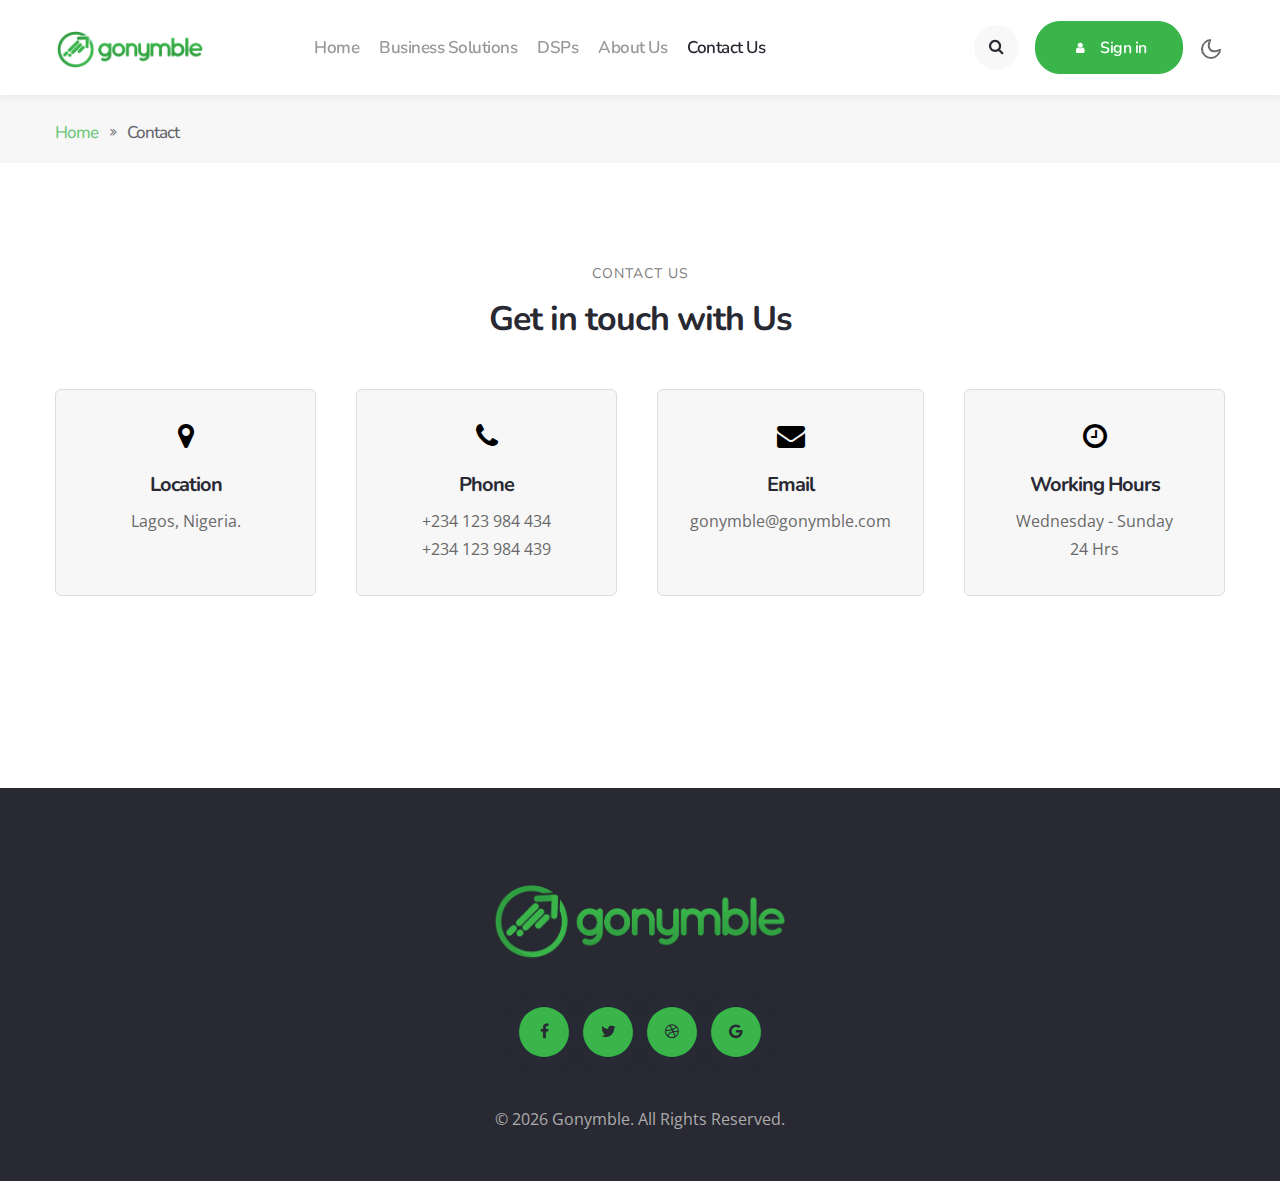
<file: contact.html>
<!--
Author: W3layouts
Author URL: http://w3layouts.com
-->
<!doctype html>
<html lang="en">

<head>
    <!-- Required meta tags -->
    <meta charset="utf-8">
    <meta name="viewport" content="width=device-width, initial-scale=1, shrink-to-fit=no">

    <title>Gonymble Last mile Delivery</title>
    <link href="//fonts.googleapis.com/css2?family=Nunito:wght@300;400;600;700;800&display=swap" rel="stylesheet">
    <link href="//fonts.googleapis.com/css?family=Open+Sans:300,400,600,700,800&display=swap" rel="stylesheet">

    <!-- Template CSS -->
    <link rel="stylesheet" href="assets/css/style-starter.css">
    <link rel="shortcut icon" href="/assets/img/favicon.ico" type="image/x-icon">

</head>

<body>
    <header id="site-header" class="fixed-top">
        <section class="w3l-header-4">
            <div class="container">
                <nav class="navbar navbar-expand-lg navbar-light">
                    <h1>
                        <a class="navbar-brand" href="index.html">
                            <img src="/assets/img/second-logo.png" alt="Logo" style="max-width: 150px; height: auto;">
                        </a>
                    </h1>
                    <button class="navbar-toggler collapsed" type="button" data-toggle="collapse"
                        data-target="#navbarNav" aria-controls="navbarNav" aria-expanded="false"
                        aria-label="Toggle navigation">
                        <span class="fa icon-expand fa-bars"></span>
                        <span class="fa icon-close fa-times"></span>
                    </button>

                    <div class="collapse navbar-collapse" id="navbarNav">
                        <ul class="navbar-nav mx-lg-auto">
                            <li class="nav-item">
                                <a class="nav-link" href="index.html">Home </a>
                            </li>
                            <li class="nav-item">
                                <a class="nav-link" href="business-solutions.html">Business Solutions </a>
                            </li>

                            <li class="nav-item">
                                <a class="nav-link" href="dsp.html">DSPs</a>
                            </li>
                            <li class="nav-item">
                                <a class="nav-link" href="about.html">About us</a>
                            </li>
                            <li class="nav-item active">
                                <a class="nav-link" href="contact.html">Contact Us</a>
                            </li>
                        </ul>
                        <ul class="navbar-nav search-right mt-lg-0 mt-2">
                            <li class="nav-item mr-3" title="Search">
                                <a href="#search" class="btn search-search">
                                    <span class="fa fa-search" aria-hidden="true"></span></a>
                            </li>
                            <li class="nav-item"><a href="#"
                                    class="btn btn-primary d-none d-lg-block btn-style mr-2"><span
                                        class="fa fa-user mr-3" aria-hidden="true"></span>Sign in</a>
                            </li>

                        </ul>
                        <!-- //toggle switch for light and dark theme -->
                        <!-- search popup -->
                        <div id="search" class="pop-overlay">
                            <div class="popup">
                                <form action="#" method="GET" class="d-sm-flex">
                                    <input type="search" placeholder="Search.." name="search" required="required"
                                        autofocus>
                                    <button type="submit">Search</button>
                                    <a class="close" href="#url">&times;</a>
                                </form>
                            </div>
                        </div>
                        <!-- /search popup -->
                    </div>
                    <!-- toggle switch for light and dark theme -->
                    <div class="mobile-position">
                        <nav class="navigation">
                            <div class="theme-switch-wrapper">
                                <label class="theme-switch" for="checkbox">
                                    <input type="checkbox" id="checkbox">
                                    <div class="mode-container">
                                        <i class="gg-sun"></i>
                                        <i class="gg-moon"></i>
                                    </div>
                                </label>
                            </div>
                        </nav>
                    </div>
                </nav>
            </div>
        </section>
    </header>

    <!-- about breadcrumb -->
    <section class="w3l-about-breadcrumb text-left">
        <div class="breadcrumb-bg breadcrumb-bg-about py-3">
            <div class="container grid-breadcrumb">
                <ul class="breadcrumbs-custom-path mt-md-2">
                    <li><a href="index.html">Home</a></li>
                    <li class="active"><span class="fa fa-angle-double-right mx-2" aria-hidden="true"></span> Contact
                    </li>
                </ul>
            </div>
        </div>
    </section>
    <!-- contact1 -->
    <section class="w3l-contact-11 py-5" id="contact">
        <div class="contacts-main py-lg-5 py-md-4">
            <div class="contant11-top-bg">
                <div class="container">
                    <span class="subhny-title text-center mb-2">Contact Us</span>
                    <h3 class="hny-title text-center mb-md-5 mb-4">Get in touch with Us</h3>
                    <div class="d-grid contact section-gap">
                        <div class="contact-info-left d-grid text-center">
                            <div class="contact-info">
                                <span class="fa fa-map-marker" aria-hidden="true"></span>
                                <h4>Location</h4>
                                <p>Lagos, Nigeria.</p>
                            </div>
                            <div class="contact-info">
                                <span class="fa fa-phone" aria-hidden="true"></span>
                                <h4>Phone</h4>
                                <p><a href="tel:+44 7834 857829">+234 123 984 434</a></p>
                                <p><a href="tel:+44 987 654 321">+234 123 984 439</a></p>
                            </div>
                            <div class="contact-info">
                                <span class="fa fa-envelope" aria-hidden="true"></span>
                                <h4>Email</h4>
                                <p><a href="mailto:gonymble@gonymble.com" class="email">gonymble@gonymble.com</a></p>

                            </div>
                            <div class="contact-info">
                                <span class="fa fa-clock-o" aria-hidden="true"></span>
                                <h4>Working Hours</h4>
                                <p>Wednesday - Sunday</p>
                                <p>24 Hrs</p>
                            </div>
                        </div>
                    </div>
                </div>
            </div>
            <div class="form-41-mian mt-5 pt-lg-5 pt-md-4">
                <div class="container">

                    <!-- <div class="form-inner-cont">
                        <form action="https://sendmail.w3layouts.com/submitForm" method="post" class="signin-form">
                            <div class="d-grid align-form-map">
                                <div class="form-input">
                                    <label for="w3lName">Name</label>
                                    <input type="text" name="w3lName" id="w3lName" placeholder="" />
                                </div>
                                <div class="form-input">
                                    <label for="w3lSender">Email(Required)*</label>
                                    <input type="email" name="w3lSender" id="w3lSender" placeholder="" required="" />
                                </div>
                                <div class="form-input">
                                    <label for="w3lSender">Subject*</label>
                                    <input type="text" name="w3lSubect" placeholder="" class="contact-input">
                                </div>
                                <div class="form-input">
                                    <label for="w3lSender">Phone Number*</label>
                                    <input type="number" name="w3lPhone" placeholder="" class="contact-input">
                                </div>
                            </div>
                            <div class="form-input">
                                <label for="w3lMessage">Message(Required)*</label>
                                <textarea placeholder="" name="w3lMessage" id="w3lMessage" required=""></textarea>
                            </div>
                            <div class="submit text-right">
                                <button type="submit" class="btn btn-primary btn-style">Submit Message</button>
                            </div>
                        </form>


                    </div> -->

                </div>
            </div>
    </section>
    <!-- /contact1 -->
    <!-- footer-28 block -->
    <section class="w3l-footer">
        <footer class="footer-28 py-5">
            <div class="container py-md-5">
                <div class="footer-top-28 text-center">
                    <!-- <div class="row foothny-grids mb-lg-5 mb-4">
                        <div class="col-lg-6 fotter-gd-left px-0">
                            <a href="#"><img src="assets/img/delivery-man-with-package.jpg" class="img-fluid"
                                    alt=""></a>
                        </div>
                        <div class="col-lg-6 fotter-gd-right">
                            <div class="ft-grid">
                                <h5><span class="text-content"> Call us to make order now </span>

                                    <span class="fa fa-phone mr-3" aria-hidden="true"></span>21-600-28-499</span>
                                </h5>

                            </div>
                        </div>
                    </div> -->

                    <h2>
                        <a class="navbar-brand" href="index.html">
                            <img src="/assets/img/second-logo.png" alt="Logo" style="max-width: 300px; height: auto;">
                        </a>
                    </h2>
                    <!-- <p class="f-para mt-3">Born out of the need to solve the painful problem of last-mile logistics for
                        businesses. We serve as an interface between your business and customers by connecting you to a
                        network of last-mile delivery service providers (DSPs) through
                        our robust technology platform. </p> -->
                </div>
                <div class="footer-social-accounts text-center mt-lg-5 mt-4">

                    <ul class="social-icons mt-4">
                        <li class="facebook">
                            <a href="#link" title="Facebook">
                                <span class="fa fa-facebook" aria-hidden="true"></span>
                            </a>
                        </li>
                        <li class="twitter">
                            <a href="#link" title="Twitter">
                                <span class="fa fa-twitter" aria-hidden="true"></span>
                            </a>
                        </li>
                        <li class="dribbble">
                            <a href="#link" title="Dribbble">
                                <span class="fa fa-dribbble" aria-hidden="true"></span>
                            </a>
                        </li>
                        <li class="google mr-0">
                            <a href="#link" title="Google">
                                <span class="fa fa-google" aria-hidden="true"></span>
                            </a>
                        </li>
                    </ul>
                </div>
            </div>


            <div class="midd-footer-28 align-center mt-lg-0 mt-4">
                <p class="copy-footer-28 text-center"> &copy;
                    <script>
                        document.write(new Date().getFullYear())
                    </script> Gonymble. All Rights Reserved.
                </p>

            </div>
            <!-- move top -->
            <button onclick="topFunction()" id="movetop" title="Go to top">
                <span class="fa fa-angle-up"></span>
            </button>
            <script>
                // When the user scrolls down 20px from the top of the document, show the button
                window.onscroll = function () {
                    scrollFunction()
                };

                function scrollFunction() {
                    if (document.body.scrollTop > 20 || document.documentElement.scrollTop > 20) {
                        document.getElementById("movetop").style.display = "block";
                    } else {
                        document.getElementById("movetop").style.display = "none";
                    }
                }

                // When the user clicks on the button, scroll to the top of the document
                function topFunction() {
                    document.body.scrollTop = 0;
                    document.documentElement.scrollTop = 0;
                }
            </script>
            <!-- /move top -->
        </footer>

        <script src="assets/js/jquery-3.3.1.min.js"></script>
        <!-- Common jquery plugin -->

        <script src="assets/js/theme-change.js"></script>
        <!-- theme switch js (light and dark)-->
        <!-- responsive tabs -->
        <!--/MENU-JS-->
        <script>
            $(window).on("scroll", function () {
                var scroll = $(window).scrollTop();

                if (scroll >= 80) {
                    $("#site-header").addClass("nav-fixed");
                } else {
                    $("#site-header").removeClass("nav-fixed");
                }
            });

            //Main navigation Active Class Add Remove
            $(".navbar-toggler").on("click", function () {
                $("header").toggleClass("active");
            });
            $(document).on("ready", function () {
                if ($(window).width() > 991) {
                    $("header").removeClass("active");
                }
                $(window).on("resize", function () {
                    if ($(window).width() > 991) {
                        $("header").removeClass("active");
                    }
                });
            });
        </script>
        <!--//MENU-JS-->

        <!-- disable body scroll which navbar is in active -->
        <script>
            $(function () {
                $('.navbar-toggler').click(function () {
                    $('body').toggleClass('noscroll');
                })
            });
        </script>
        <!-- //disable body scroll which navbar is in active -->

        <!--bootstrap-->
        <script src="assets/js/bootstrap.min.js"></script>
        <!-- //bootstrap-->

</body>

</html>
</file>
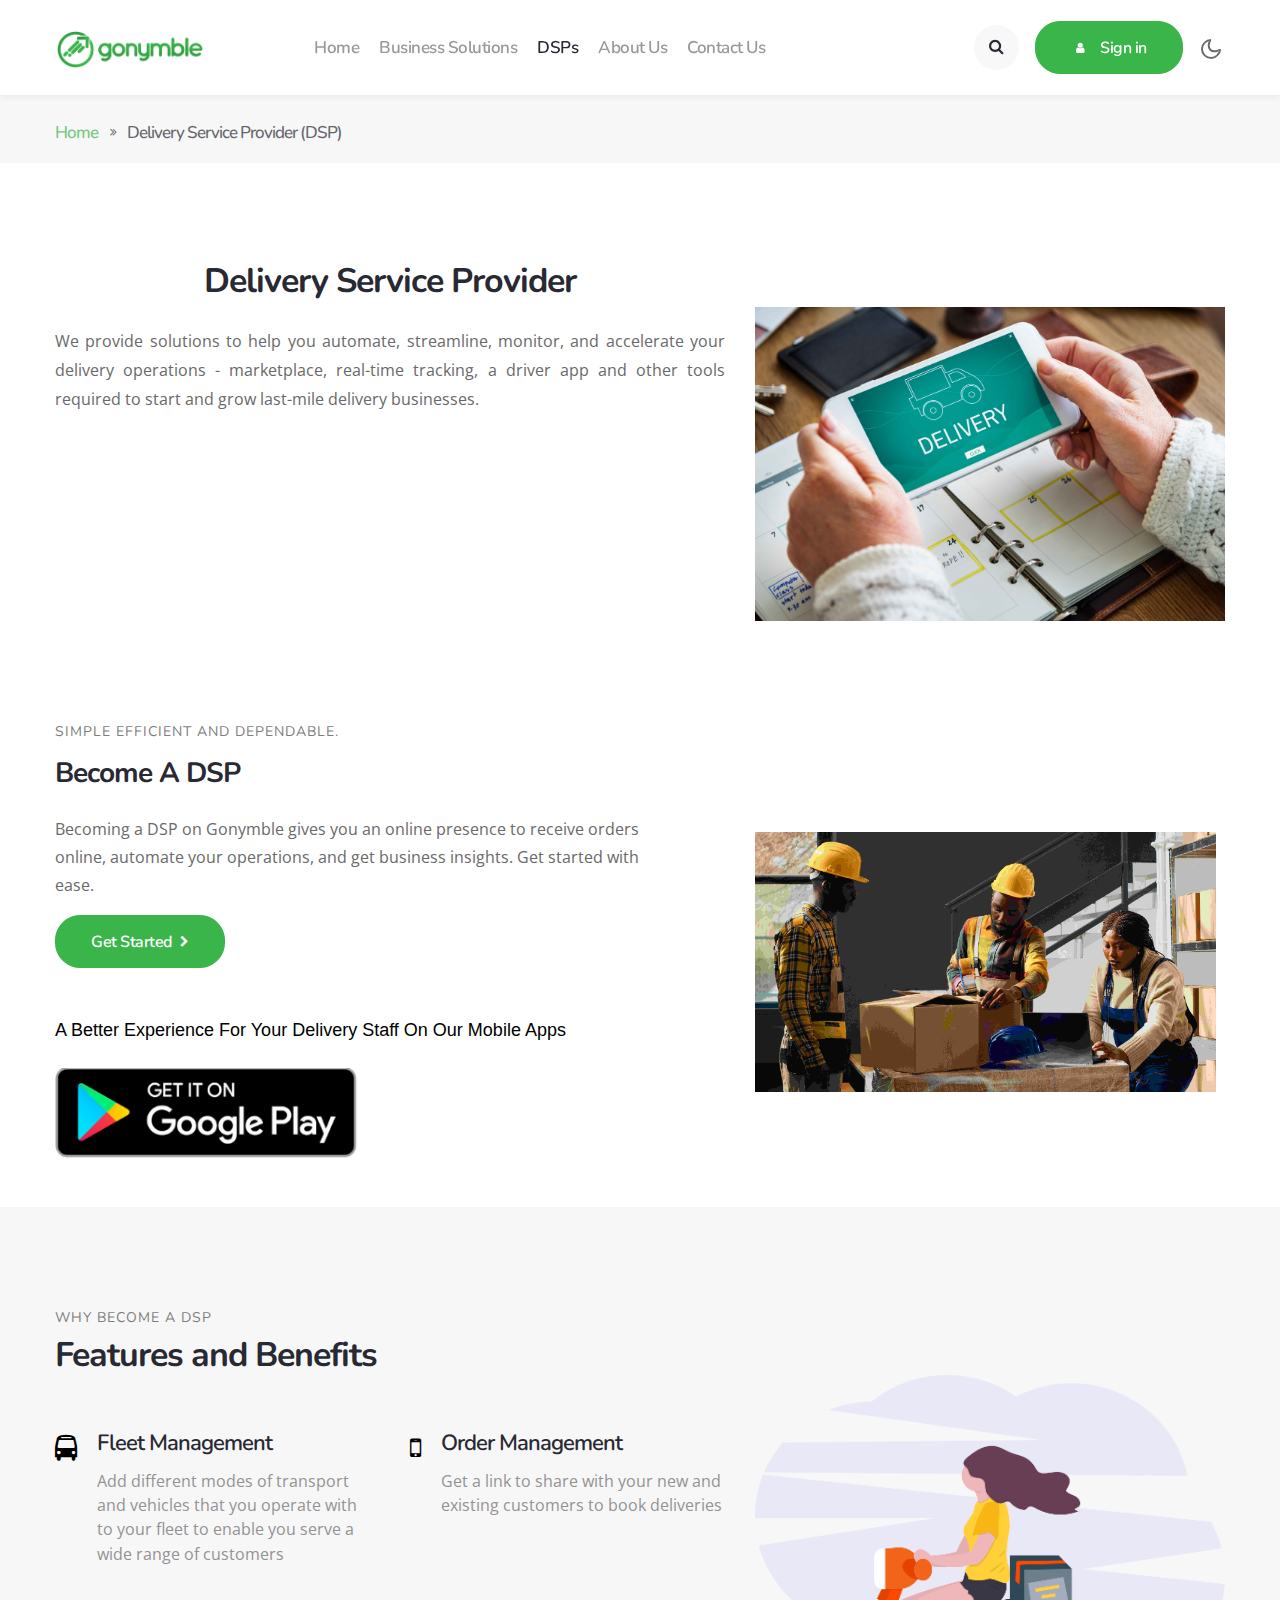
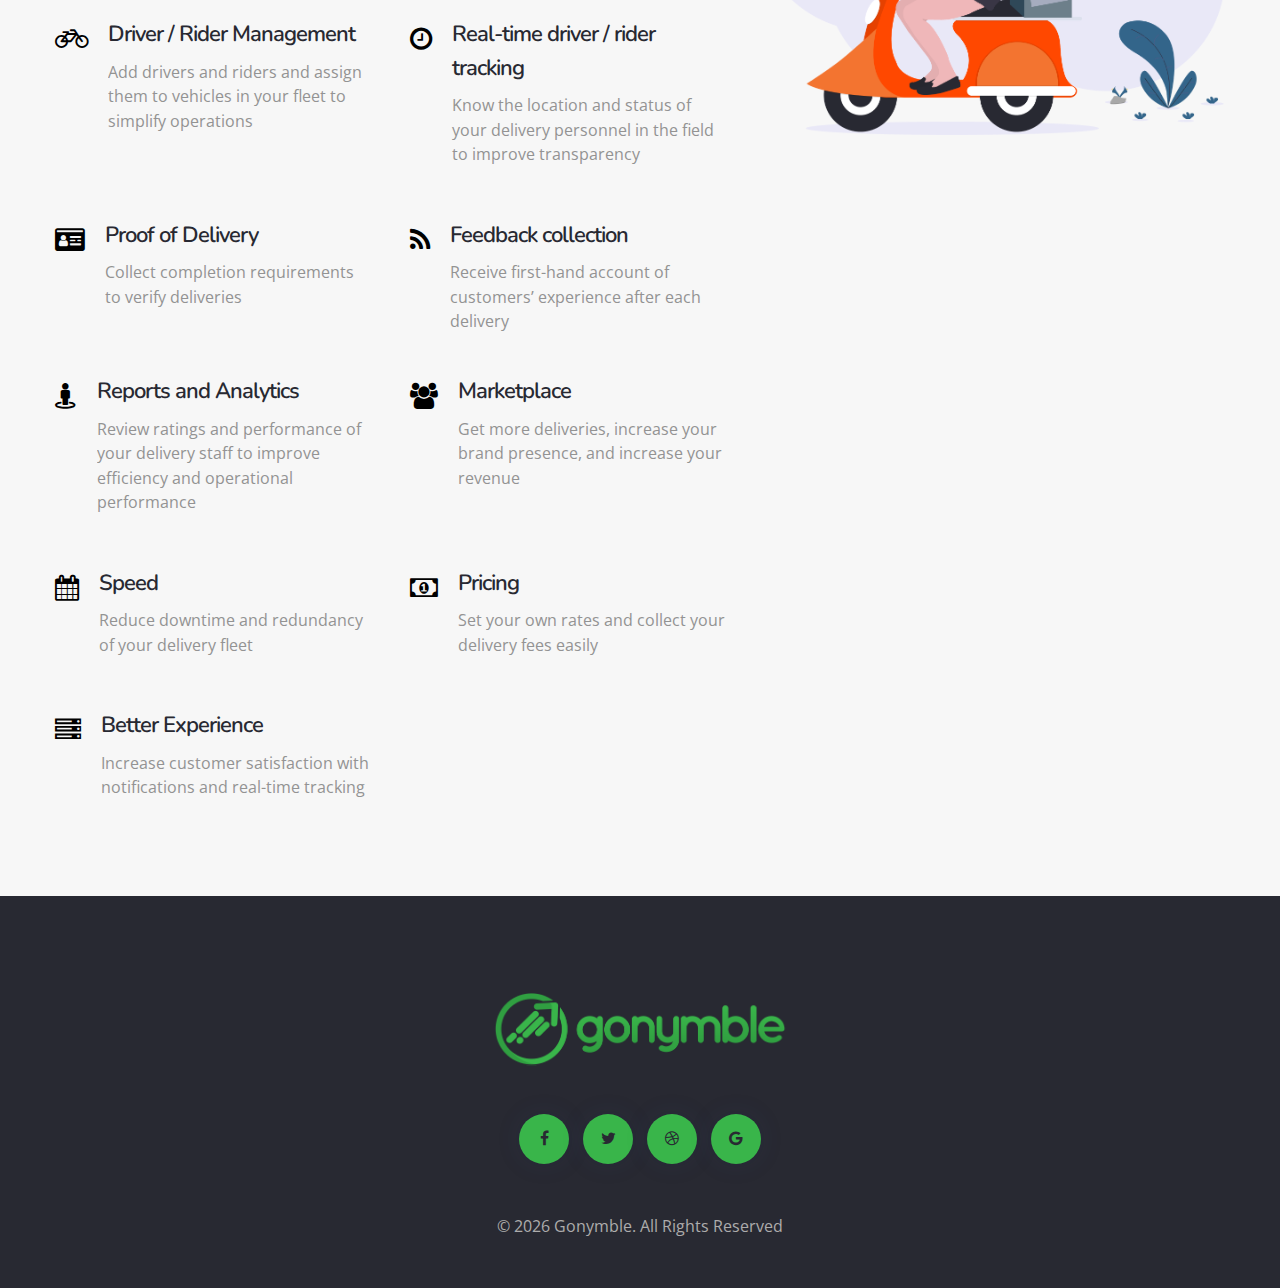
<file: dsp.html>
<!--
Author: W3layouts
Author URL: http://w3layouts.com
-->
<!doctype html>
<html lang="en">

<head>
    <!-- Required meta tags -->
    <meta charset="utf-8">
    <meta name="viewport" content="width=device-width, initial-scale=1, shrink-to-fit=no">

    <title>Gonymble Delivery Service</title>
    <link href="//fonts.googleapis.com/css2?family=Nunito:wght@300;400;600;700;800&display=swap" rel="stylesheet">
    <link href="//fonts.googleapis.com/css?family=Open+Sans:300,400,600,700,800&display=swap" rel="stylesheet">

    <!-- Template CSS -->
    <link rel="stylesheet" href="assets/css/style-starter.css">
    <link rel="shortcut icon" href="/assets/img/favicon.ico" type="image/x-icon">
</head>

<body>
    <header id="site-header" class="fixed-top">
        <section class="w3l-header-4">
            <div class="container">
                <nav class="navbar navbar-expand-lg navbar-light">
                    <h1>
                        <a class="navbar-brand" href="index.html">
                            <img src="/assets/img/second-logo.png" alt="Logo" style="max-width: 150px; height: auto;">
                        </a>
                    </h1>
                    <button class="navbar-toggler collapsed" type="button" data-toggle="collapse"
                        data-target="#navbarNav" aria-controls="navbarNav" aria-expanded="false"
                        aria-label="Toggle navigation">
                        <span class="fa icon-expand fa-bars"></span>
                        <span class="fa icon-close fa-times"></span>
                    </button>

                    <div class="collapse navbar-collapse" id="navbarNav">
                        <ul class="navbar-nav mx-lg-auto">
                            <li class="nav-item">
                                <a class="nav-link" href="index.html">Home </a>
                            </li>
                            <li class="nav-item">
                                <a class="nav-link" href="business-solutions.html">Business Solutions </a>
                            </li>

                            <li class="nav-item active">
                                <a class="nav-link" href="dsp.html">DSPs</a>
                            </li>
                            <li class="nav-item">
                                <a class="nav-link" href="about.html">About Us</a>
                            </li>
                            <li class="nav-item">
                                <a class="nav-link" href="contact.html">Contact Us</a>
                            </li>
                        </ul>
                        <ul class="navbar-nav search-right mt-lg-0 mt-2">
                            <li class="nav-item mr-3" title="Search">
                                <a href="#search" class="btn search-search">
                                    <span class="fa fa-search" aria-hidden="true"></span></a>
                            </li>
                            <li class="nav-item"><a href="#"
                                    class="btn btn-primary d-none d-lg-block btn-style mr-2"><span
                                        class="fa fa-user mr-3" aria-hidden="true"></span>Sign in</a>
                            </li>

                        </ul>
                        <!-- //toggle switch for light and dark theme -->
                        <!-- search popup -->
                        <div id="search" class="pop-overlay">
                            <div class="popup">
                                <form action="#" method="GET" class="d-sm-flex">
                                    <input type="search" placeholder="Search.." name="search" required="required"
                                        autofocus>
                                    <button type="submit">Search</button>
                                    <a class="close" href="#url">&times;</a>
                                </form>
                            </div>
                        </div>
                        <!-- /search popup -->
                    </div>
                    <!-- toggle switch for light and dark theme -->
                    <div class="mobile-position">
                        <nav class="navigation">
                            <div class="theme-switch-wrapper">
                                <label class="theme-switch" for="checkbox">
                                    <input type="checkbox" id="checkbox">
                                    <div class="mode-container">
                                        <i class="gg-sun"></i>
                                        <i class="gg-moon"></i>
                                    </div>
                                </label>
                            </div>
                        </nav>
                    </div>
                </nav>
            </div>
        </section>
    </header>

    <!-- about breadcrumb -->
    <section class="w3l-about-breadcrumb text-left">
        <div class="breadcrumb-bg breadcrumb-bg-about py-3">
            <div class="container grid-breadcrumb">
                <ul class="breadcrumbs-custom-path mt-md-2">
                    <li><a href="index.html">Home</a></li>
                    <li class="active"><span class="fa fa-angle-double-right mx-2" aria-hidden="true"></span> Delivery
                        Service Provider (DSP) </li>
                </ul>
            </div>
        </div>
    </section>
    <!-- //about breadcrumb -->
    <div class="w3l-cta5 call-to-action-5-content text-center py-5">
        <div class="container py-md-5">
            <div class="row">
                <div class="col-md-7">
                    <h3 class="hny-title text-center mb-4">Delivery Service Provider</h3>
                    <p style="text-align: justify; line-height: 1.8;">
                        We provide solutions to help you automate, streamline, monitor, and accelerate your delivery
                        operations
                        - marketplace, real-time tracking, a driver app and other tools required to start and grow
                        last-mile
                        delivery businesses.
                    </p>
                </div>
                <div class="col-md-5 mt-5">
                    <div class="photo-6-inf-left text-center">
                        <a href="#"><img src="assets/img/delivery-truck-good-distribution-services.jpg"
                                style="height:auto; width:500px; " class="img-fluid" alt=""></a>
                    </div>
                </div>
            </div>





        </div>
    </div>

    <section class="w3l-content-with-photo-4">
        <!-- /content-grids-->
        <div class="content-photo-info ">
            <div class="container">
                <!-- /row-->
                <div class="content-photo-grids row">

                    <div class="photo-6-inf-right col-lg-7 text-left pr-lg-5 mb-lg-0 mb-5">
                        <span class="subhny-title mb-2">Simple Efficient and Dependable.</span>
                        <h4 class="hny-title mb-md-4 mb-2">
                            Become A DSP
                        </h4>
                        <p>Becoming a DSP on Gonymble gives you an online presence to receive orders online, automate
                            your operations, and get business insights. Get started with ease.</p>
                        <div class="mt-sm-3 mt-2">
                            <!-- <a class="btn btn-outline-primary btn-style mr-2" href="about.html"> Read More <span
                                class="fa fa-chevron-right"></span></a> -->
                            <a class="btn btn-primary btn-style" href="#">Get Started <span
                                    class="fa fa-chevron-right"></span></a>
                        </div>
                        <p class="mb-md-4 mb-2 mt-5" style="color:black; font-weight: 400; text-transform: capitalize; 
                        font-size:18px; line-height: 1.6; font-family: Arial, Helvetica, sans-serif;">
                            A better experience for your delivery staff on our Mobile Apps
                        </p>


                        <div class="row mt-3 mb-5">
                            <div class="col-md-6">
                                <img src="assets/img/googleplay.png" class="img-fluid" alt="">
                            </div>
                            <!-- <div class="col-md-6">
                                <img src="assets/img/apple.png" class="img-fluid" alt="">
                            </div> -->
                        </div>
                    </div>
                    <div class="photo-6-inf-left col-lg-5 pr-lg-4 text-lg-right text-center">
                        <a href="#"><img src="assets/img/group-dispatcher-two.jpg" style="height:auto; width:500px; "
                                class="img-fluid" alt=""></a>
                    </div>

                </div>
                <!-- //row-->
            </div>
        </div>
    </section>
    <!-- /call to action 5 -->
    <section class="w3l-features14">
        <div class="w3l-feature-6-main py-5">
            <div class="container py-lg-5">
                <div class="row align-center">
                    <div class="col-lg-7 col-md-7 img-left">
                        <div class="header-section text-left mb-5">
                            <span class="subhny-title">Why Become a DSP </span>
                            <h3 class="hny-title">
                                Features and Benefits
                            </h3>
                        </div>
                        <div class="grid mt-0">
                            <div class="w3l-feature-6-gd">
                                <div class="icon"><span class="fa fa-bus"></span></div>
                                <div class="w3l-feature-6-gd-info">
                                    <h3><a href="#url"> Fleet Management </a></h3>
                                    <p>
                                        Add different modes of transport and vehicles that you operate with to your
                                        fleet to enable you serve a wide range of customers
                                    </p>
                                </div>
                            </div>
                            <div class="w3l-feature-6-gd">
                                <div class="icon"><span class="fa fa-mobile"></span></div>
                                <div class="w3l-feature-6-gd-info">
                                    <h3><a href="#url">Order Management</a></h3>
                                    <p>Get a link to share with your new and existing customers to book deliveries</p>
                                </div>
                            </div>
                        </div>





                        <div class="grid">
                            <div class="w3l-feature-6-gd">
                                <div class="icon"><span class="fa fa-bicycle"></span></div>
                                <div class="w3l-feature-6-gd-info">
                                    <h3><a href="#url">Driver / Rider Management </a></h3>
                                    <p>Add drivers and riders and assign them to vehicles in your fleet to simplify
                                        operations</p>
                                </div>
                            </div>

                            <div class="w3l-feature-6-gd">
                                <div class="icon"><span class="fa fa-clock-o"></span></div>
                                <div class="w3l-feature-6-gd-info">
                                    <h3><a href="#url">Real-time driver / rider tracking </a></h3>
                                    <p>Know the location and status of your delivery personnel in the field to improve
                                        transparency</p>
                                </div>
                            </div>
                        </div>


                    </div>
                    <div class="col-lg-5 col-md-5 img-right mt-5 pt-lg-4">
                        <img src="assets/images/pic1.png" class="img-fluid" alt="">
                    </div>
                    <div class="col-lg-7 col-md-7">
                        <div class="grid">
                            <div class="w3l-feature-6-gd">
                                <div class="icon"><span class="fa fa-id-card"></span></div>
                                <div class="w3l-feature-6-gd-info">
                                    <h3><a href="#url">Proof of Delivery </a></h3>
                                    <p>Collect completion requirements to verify deliveries</p>
                                </div>
                            </div>

                            <div class="w3l-feature-6-gd">
                                <div class="icon"><span class="fa fa-feed"></span></div>
                                <div class="w3l-feature-6-gd-info">
                                    <h3><a href="#url">Feedback collection </a></h3>
                                    <p>Receive first-hand account of customers’ experience after each delivery</p>
                                </div>
                            </div>
                            <div class="w3l-feature-6-gd">
                                <div class="icon"><span class="fa fa-street-view"></span></div>
                                <div class="w3l-feature-6-gd-info">
                                    <h3><a href="#url">Reports and Analytics </a></h3>
                                    <p>Review ratings and performance of your delivery staff to improve efficiency and
                                        operational performance</p>
                                </div>
                            </div>

                            <div class="w3l-feature-6-gd">
                                <div class="icon"><span class="fa fa-users"></span></div>
                                <div class="w3l-feature-6-gd-info">
                                    <h3><a href="#url">Marketplace </a></h3>
                                    <p>Get more deliveries, increase your brand presence, and increase your revenue </p>
                                </div>
                            </div>
                        </div>




                        <div class="grid">
                            <div class="w3l-feature-6-gd">
                                <div class="icon"><span class="fa fa-calendar"></span></div>
                                <div class="w3l-feature-6-gd-info">
                                    <h3><a href="#url">Speed</a></h3>
                                    <p>Reduce downtime and redundancy of your delivery fleet</p>
                                </div>
                            </div>

                            <div class="w3l-feature-6-gd">
                                <div class="icon"><span class="fa fa-money"></span></div>
                                <div class="w3l-feature-6-gd-info">
                                    <h3><a href="#url">Pricing </a></h3>
                                    <p>Set your own rates and collect your delivery fees easily </p>
                                </div>
                            </div>
                        </div>
                        <div class="grid">
                            <div class="w3l-feature-6-gd">
                                <div class="icon"><span class="fa fa-server"></span></div>
                                <div class="w3l-feature-6-gd-info">
                                    <h3><a href="#url">Better Experience</a></h3>
                                    <p>Increase customer satisfaction with notifications and real-time tracking</p>
                                </div>
                            </div>


                        </div>

                    </div>
                </div>
            </div>
        </div>
    </section>

    <!-- footer-28 block -->
    <section class="w3l-footer">
        <footer class="footer-28 py-5">
            <div class="container py-md-5">
                <div class="footer-top-28 text-center">
                    <!-- <div class="row foothny-grids mb-lg-5 mb-4">
                        <div class="col-lg-6 fotter-gd-left px-0">
                            <a href="#"><img src="assets/img/delivery-man-with-package.jpg" class="img-fluid"
                                    alt=""></a>
                        </div>
                        <div class="col-lg-6 fotter-gd-right">
                            <div class="ft-grid">
                                <h5><span class="text-content"> Call us to make order now </span>

                                    <span class="fa fa-phone mr-3" aria-hidden="true"></span>21-600-28-499</span>
                                </h5>

                            </div>
                        </div>
                    </div> -->

                    <h2>
                        <a class="navbar-brand" href="index.html">
                            <img src="/assets/img/second-logo.png" alt="Logo" style="max-width: 300px; height: auto;">
                        </a>
                    </h2>
                    <!-- <p class="f-para mt-3">Born out of the need to solve the painful problem of last-mile logistics for
                        businesses. We serve as an interface between your business and customers by connecting you to a
                        network of last-mile delivery service providers (DSPs) through
                        our robust technology platform. </p> -->
                </div>
                <div class="footer-social-accounts text-center mt-lg-5 mt-4">

                    <ul class="social-icons mt-4">
                        <li class="facebook">
                            <a href="#link" title="Facebook">
                                <span class="fa fa-facebook" aria-hidden="true"></span>
                            </a>
                        </li>
                        <li class="twitter">
                            <a href="#link" title="Twitter">
                                <span class="fa fa-twitter" aria-hidden="true"></span>
                            </a>
                        </li>
                        <li class="dribbble">
                            <a href="#link" title="Dribbble">
                                <span class="fa fa-dribbble" aria-hidden="true"></span>
                            </a>
                        </li>
                        <li class="google mr-0">
                            <a href="#link" title="Google">
                                <span class="fa fa-google" aria-hidden="true"></span>
                            </a>
                        </li>
                    </ul>
                </div>
            </div>


            <div class="midd-footer-28 align-center mt-lg-0 mt-4">
                <p class="copy-footer-28 text-center"> &copy;
                    <script>
                        document.write(new Date().getFullYear())
                    </script> Gonymble. All Rights Reserved
                </p>

            </div>
            <!-- move top -->
            <button onclick="topFunction()" id="movetop" title="Go to top">
                <span class="fa fa-angle-up"></span>
            </button>
            <script>
                // When the user scrolls down 20px from the top of the document, show the button
                window.onscroll = function () {
                    scrollFunction()
                };

                function scrollFunction() {
                    if (document.body.scrollTop > 20 || document.documentElement.scrollTop > 20) {
                        document.getElementById("movetop").style.display = "block";
                    } else {
                        document.getElementById("movetop").style.display = "none";
                    }
                }

                // When the user clicks on the button, scroll to the top of the document
                function topFunction() {
                    document.body.scrollTop = 0;
                    document.documentElement.scrollTop = 0;
                }
            </script>
            <!-- /move top -->
        </footer>

        <script src="assets/js/jquery-3.3.1.min.js"></script>
        <!-- Common jquery plugin -->

        <script src="assets/js/theme-change.js"></script>
        <!-- theme switch js (light and dark)-->
        <!-- responsive tabs -->
        <!--/MENU-JS-->
        <script>
            $(window).on("scroll", function () {
                var scroll = $(window).scrollTop();

                if (scroll >= 80) {
                    $("#site-header").addClass("nav-fixed");
                } else {
                    $("#site-header").removeClass("nav-fixed");
                }
            });

            //Main navigation Active Class Add Remove
            $(".navbar-toggler").on("click", function () {
                $("header").toggleClass("active");
            });
            $(document).on("ready", function () {
                if ($(window).width() > 991) {
                    $("header").removeClass("active");
                }
                $(window).on("resize", function () {
                    if ($(window).width() > 991) {
                        $("header").removeClass("active");
                    }
                });
            });
        </script>
        <!--//MENU-JS-->

        <!-- disable body scroll which navbar is in active -->
        <script>
            $(function () {
                $('.navbar-toggler').click(function () {
                    $('body').toggleClass('noscroll');
                })
            });
        </script>
        <!-- //disable body scroll which navbar is in active -->

        <!--bootstrap-->
        <script src="assets/js/bootstrap.min.js"></script>
        <!-- //bootstrap-->

</body>

</html>
</file>
<file: assets/css/style-starter.css>
@charset "UTF-8";

/*--
Author: W3layouts
Author URL: http://w3layouts.com
--*/


/*!
 * Bootstrap v4.4.1 (https://getbootstrap.com/)
 * Copyright 2011-2019 The Bootstrap Authors
 * Copyright 2011-2019 Twitter, Inc.
 * Licensed under MIT (https://github.com/twbs/bootstrap/blob/master/LICENSE)
 */

:root {
    --blue: #007bff;
    --indigo: #6610f2;
    --purple: #6f42c1;
    --pink: #e83e8c;
    --red: yellow;
    --orange: #fd7e14;
    --yellow: #ffc107;
    --green: #28a745;
    --teal: #20c997;
    --cyan: #17a2b8;
    --white: #fff;
    --gray: #6c757d;
    --gray-dark: #343a40;
    --primary: #39B54A;
    --secondary: #6c757d;
    --success: #28a745;
    --info: #17a2b8;
    --warning: #ffc107;
    --danger: yellow;
    --light: #f8f9fa;
    --dark: #343a40;
    --breakpoint-xs: 0;
    --breakpoint-sm: 576px;
    --breakpoint-md: 768px;
    --breakpoint-lg: 992px;
    --breakpoint-xl: 1200px;
    --font-family-sans-serif: -apple-system, BlinkMacSystemFont, "Segoe UI", Roboto, "Helvetica Neue", Arial, "Noto Sans", sans-serif, "Apple Color Emoji", "Segoe UI Emoji", "Segoe UI Symbol", "Noto Color Emoji";
    --font-family-monospace: SFMono-Regular, Menlo, Monaco, Consolas, "Liberation Mono", "Courier New", monospace;
}

*,
*::before,
*::after {
    box-sizing: border-box;
}

html {
    font-family: sans-serif;
    line-height: 1.15;
    -webkit-text-size-adjust: 100%;
    -webkit-tap-highlight-color: rgba(0, 0, 0, 0);
}

article,
aside,
figcaption,
figure,
footer,
header,
hgroup,
main,
nav,
section {
    display: block;
}

body {
    margin: 0;
    font-family: -apple-system, BlinkMacSystemFont, "Segoe UI", Roboto, "Helvetica Neue", Arial, "Noto Sans", sans-serif, "Apple Color Emoji", "Segoe UI Emoji", "Segoe UI Symbol", "Noto Color Emoji";
    font-size: 1rem;
    font-weight: 400;
    line-height: 1.5;
    color: #212529;
    text-align: left;
    background-color: #fff;
}

[tabindex="-1"]:focus:not(:focus-visible) {
    outline: 0 !important;
}

hr {
    box-sizing: content-box;
    height: 0;
    overflow: visible;
}

h1,
h2,
h3,
h4,
h5,
h6 {
    margin-top: 0;
    margin-bottom: 0.5rem;
}

p {
    margin-top: 0;
    margin-bottom: 1rem;
}

abbr[title],
abbr[data-original-title] {
    text-decoration: underline;
    -webkit-text-decoration: underline dotted;
    text-decoration: underline dotted;
    cursor: help;
    border-bottom: 0;
    -webkit-text-decoration-skip-ink: none;
    text-decoration-skip-ink: none;
}

address {
    margin-bottom: 1rem;
    font-style: normal;
    line-height: inherit;
}

ol,
ul,
dl {
    margin-top: 0;
    margin-bottom: 1rem;
}

ol ol,
ul ul,
ol ul,
ul ol {
    margin-bottom: 0;
}

dt {
    font-weight: 700;
}

dd {
    margin-bottom: .5rem;
    margin-left: 0;
}

blockquote {
    margin: 0 0 1rem;
}

b,
strong {
    font-weight: bolder;
}

small {
    font-size: 80%;
}

sub,
sup {
    position: relative;
    font-size: 75%;
    line-height: 0;
    vertical-align: baseline;
}

sub {
    bottom: -.25em;
}

sup {
    top: -.5em;
}

a {
    color: var(--primary-color);
    text-decoration: none;
    background-color: transparent;
}

a:hover {
    color: var(--secondary-color);
    text-decoration: underline;
}

a:not([href]) {
    color: inherit;
    text-decoration: none;
}

a:not([href]):hover {
    color: inherit;
    text-decoration: none;
}

pre,
code,
kbd,
samp {
    font-family: SFMono-Regular, Menlo, Monaco, Consolas, "Liberation Mono", "Courier New", monospace;
    font-size: 1em;
}

pre {
    margin-top: 0;
    margin-bottom: 1rem;
    overflow: auto;
}

figure {
    margin: 0 0 1rem;
}

img {
    vertical-align: middle;
    border-style: none;
}

svg {
    overflow: hidden;
    vertical-align: middle;
}

table {
    border-collapse: collapse;
}

caption {
    padding-top: 0.75rem;
    padding-bottom: 0.75rem;
    color: #6c757d;
    text-align: left;
    caption-side: bottom;
}

th {
    text-align: inherit;
}

label {
    display: inline-block;
    margin-bottom: 0.5rem;
}

button {
    border-radius: 0;
}

button:focus {
    outline: 1px dotted;
    outline: 5px auto -webkit-focus-ring-color;
}

input,
button,
select,
optgroup,
textarea {
    margin: 0;
    font-family: inherit;
    font-size: inherit;
    line-height: inherit;
}

button,
input {
    overflow: visible;
}

button,
select {
    text-transform: none;
}

select {
    word-wrap: normal;
}

button,
[type="button"],
[type="reset"],
[type="submit"] {
    -webkit-appearance: button;
}

button:not(:disabled),
[type="button"]:not(:disabled),
[type="reset"]:not(:disabled),
[type="submit"]:not(:disabled) {
    cursor: pointer;
}

button::-moz-focus-inner,
[type="button"]::-moz-focus-inner,
[type="reset"]::-moz-focus-inner,
[type="submit"]::-moz-focus-inner {
    padding: 0;
    border-style: none;
}

input[type="radio"],
input[type="checkbox"] {
    box-sizing: border-box;
    padding: 0;
}

input[type="date"],
input[type="time"],
input[type="datetime-local"],
input[type="month"] {
    -webkit-appearance: listbox;
}

textarea {
    overflow: auto;
    resize: vertical;
}

fieldset {
    min-width: 0;
    padding: 0;
    margin: 0;
    border: 0;
}

legend {
    display: block;
    width: 100%;
    max-width: 100%;
    padding: 0;
    margin-bottom: .5rem;
    font-size: 1.5rem;
    line-height: inherit;
    color: inherit;
    white-space: normal;
}

@media (max-width: 1200px) {
    legend {
        font-size: calc(1.275rem + 0.3vw);
    }
}

progress {
    vertical-align: baseline;
}

[type="number"]::-webkit-inner-spin-button,
[type="number"]::-webkit-outer-spin-button {
    height: auto;
}

[type="search"] {
    outline-offset: -2px;
    -webkit-appearance: none;
}

[type="search"]::-webkit-search-decoration {
    -webkit-appearance: none;
}

::-webkit-file-upload-button {
    font: inherit;
    -webkit-appearance: button;
}

output {
    display: inline-block;
}

summary {
    display: list-item;
    cursor: pointer;
}

template {
    display: none;
}

[hidden] {
    display: none !important;
}

h1,
h2,
h3,
h4,
h5,
h6,
.h1,
.h2,
.h3,
.h4,
.h5,
.h6 {
    margin-bottom: 0.5rem;
    font-weight: 500;
    line-height: 1.2;
}

h1,
.h1 {
    font-size: 2.5rem;
}

@media (max-width: 1200px) {
    h1,
    .h1 {
        font-size: calc(1.375rem + 1.5vw);
    }
}

h2,
.h2 {
    font-size: 2rem;
}

@media (max-width: 1200px) {
    h2,
    .h2 {
        font-size: calc(1.325rem + 0.9vw);
    }
}

h3,
.h3 {
    font-size: 1.75rem;
}

@media (max-width: 1200px) {
    h3,
    .h3 {
        font-size: calc(1.3rem + 0.6vw);
    }
}

h4,
.h4 {
    font-size: 1.5rem;
}

@media (max-width: 1200px) {
    h4,
    .h4 {
        font-size: calc(1.275rem + 0.3vw);
    }
}

h5,
.h5 {
    font-size: 1.25rem;
}

h6,
.h6 {
    font-size: 1rem;
}

.lead {
    font-size: 1.25rem;
    font-weight: 300;
}

.display-1 {
    font-size: 6rem;
    font-weight: 300;
    line-height: 1.2;
}

@media (max-width: 1200px) {
    .display-1 {
        font-size: calc(1.725rem + 5.7vw);
    }
}

.display-2 {
    font-size: 5.5rem;
    font-weight: 300;
    line-height: 1.2;
}

@media (max-width: 1200px) {
    .display-2 {
        font-size: calc(1.675rem + 5.1vw);
    }
}

.display-3 {
    font-size: 4.5rem;
    font-weight: 300;
    line-height: 1.2;
}

@media (max-width: 1200px) {
    .display-3 {
        font-size: calc(1.575rem + 3.9vw);
    }
}

.display-4 {
    font-size: 3.5rem;
    font-weight: 300;
    line-height: 1.2;
}

@media (max-width: 1200px) {
    .display-4 {
        font-size: calc(1.475rem + 2.7vw);
    }
}

hr {
    margin-top: 1rem;
    margin-bottom: 1rem;
    border: 0;
    border-top: 1px solid rgba(0, 0, 0, 0.1);
}

small,
.small {
    font-size: 80%;
    font-weight: 400;
}

mark,
.mark {
    padding: 0.2em;
    background-color: #fcf8e3;
}

.list-unstyled {
    padding-left: 0;
    list-style: none;
}

.list-inline {
    padding-left: 0;
    list-style: none;
}

.list-inline-item {
    display: inline-block;
}

.list-inline-item:not(:last-child) {
    margin-right: 0.5rem;
}

.initialism {
    font-size: 90%;
    text-transform: uppercase;
}

.blockquote {
    margin-bottom: 1rem;
    font-size: 1.25rem;
}

.blockquote-footer {
    display: block;
    font-size: 80%;
    color: #6c757d;
}

.blockquote-footer::before {
    content: "\2014\00A0";
}

.img-fluid {
    max-width: 100%;
    height: auto;
}

.img-thumbnail {
    padding: 0.25rem;
    background-color: #fff;
    border: 1px solid #dee2e6;
    border-radius: 0.25rem;
    max-width: 100%;
    height: auto;
}

.figure {
    display: inline-block;
}

.figure-img {
    margin-bottom: 0.5rem;
    line-height: 1;
}

.figure-caption {
    font-size: 90%;
    color: #6c757d;
}

code {
    font-size: 87.5%;
    color: #e83e8c;
    word-wrap: break-word;
}

a>code {
    color: inherit;
}

kbd {
    padding: 0.2rem 0.4rem;
    font-size: 87.5%;
    color: #fff;
    background-color: #212529;
    border-radius: 0.2rem;
}

kbd kbd {
    padding: 0;
    font-size: 100%;
    font-weight: 700;
}

pre {
    display: block;
    font-size: 87.5%;
    color: #212529;
}

pre code {
    font-size: inherit;
    color: inherit;
    word-break: normal;
}

.pre-scrollable {
    max-height: 340px;
    overflow-y: scroll;
}

.container {
    width: 100%;
    padding-right: 15px;
    padding-left: 15px;
    margin-right: auto;
    margin-left: auto;
}

@media (min-width: 576px) {
    .container {
        max-width: 540px;
    }
}

@media (min-width: 768px) {
    .container {
        max-width: 720px;
    }
}

@media (min-width: 992px) {
    .container {
        max-width: 960px;
    }
}

@media (min-width: 1200px) {
    .container {
        max-width: 1140px;
    }
}

.container-fluid,
.container-sm,
.container-md,
.container-lg,
.container-xl {
    width: 100%;
    padding-right: 15px;
    padding-left: 15px;
    margin-right: auto;
    margin-left: auto;
}

@media (min-width: 576px) {
    .container,
    .container-sm {
        max-width: 540px;
    }
}

@media (min-width: 768px) {
    .container,
    .container-sm,
    .container-md {
        max-width: 720px;
    }
}

@media (min-width: 992px) {
    .container,
    .container-sm,
    .container-md,
    .container-lg {
        max-width: 960px;
    }
}

@media (min-width: 1200px) {
    .container,
    .container-sm,
    .container-md,
    .container-lg,
    .container-xl {
        max-width: 1140px;
    }
}

.row {
    display: flex;
    flex-wrap: wrap;
    margin-right: -15px;
    margin-left: -15px;
}

.no-gutters {
    margin-right: 0;
    margin-left: 0;
}

.no-gutters>.col,
.no-gutters>[class*="col-"] {
    padding-right: 0;
    padding-left: 0;
}

.col-1,
.col-2,
.col-3,
.col-4,
.col-5,
.col-6,
.col-7,
.col-8,
.col-9,
.col-10,
.col-11,
.col-12,
.col,
.col-auto,
.col-sm-1,
.col-sm-2,
.col-sm-3,
.col-sm-4,
.col-sm-5,
.col-sm-6,
.col-sm-7,
.col-sm-8,
.col-sm-9,
.col-sm-10,
.col-sm-11,
.col-sm-12,
.col-sm,
.col-sm-auto,
.col-md-1,
.col-md-2,
.col-md-3,
.col-md-4,
.col-md-5,
.col-md-6,
.col-md-7,
.col-md-8,
.col-md-9,
.col-md-10,
.col-md-11,
.col-md-12,
.col-md,
.col-md-auto,
.col-lg-1,
.col-lg-2,
.col-lg-3,
.col-lg-4,
.col-lg-5,
.col-lg-6,
.col-lg-7,
.col-lg-8,
.col-lg-9,
.col-lg-10,
.col-lg-11,
.col-lg-12,
.col-lg,
.col-lg-auto,
.col-xl-1,
.col-xl-2,
.col-xl-3,
.col-xl-4,
.col-xl-5,
.col-xl-6,
.col-xl-7,
.col-xl-8,
.col-xl-9,
.col-xl-10,
.col-xl-11,
.col-xl-12,
.col-xl,
.col-xl-auto {
    position: relative;
    width: 100%;
    padding-right: 15px;
    padding-left: 15px;
}

.col {
    flex-basis: 0;
    flex-grow: 1;
    max-width: 100%;
}

.row-cols-1>* {
    flex: 0 0 100%;
    max-width: 100%;
}

.row-cols-2>* {
    flex: 0 0 50%;
    max-width: 50%;
}

.row-cols-3>* {
    flex: 0 0 33.33333%;
    max-width: 33.33333%;
}

.row-cols-4>* {
    flex: 0 0 25%;
    max-width: 25%;
}

.row-cols-5>* {
    flex: 0 0 20%;
    max-width: 20%;
}

.row-cols-6>* {
    flex: 0 0 16.66667%;
    max-width: 16.66667%;
}

.col-auto {
    flex: 0 0 auto;
    width: auto;
    max-width: 100%;
}

.col-1 {
    flex: 0 0 8.33333%;
    max-width: 8.33333%;
}

.col-2 {
    flex: 0 0 16.66667%;
    max-width: 16.66667%;
}

.col-3 {
    flex: 0 0 25%;
    max-width: 25%;
}

.col-4 {
    flex: 0 0 33.33333%;
    max-width: 33.33333%;
}

.col-5 {
    flex: 0 0 41.66667%;
    max-width: 41.66667%;
}

.col-6 {
    flex: 0 0 50%;
    max-width: 50%;
}

.col-7 {
    flex: 0 0 58.33333%;
    max-width: 58.33333%;
}

.col-8 {
    flex: 0 0 66.66667%;
    max-width: 66.66667%;
}

.col-9 {
    flex: 0 0 75%;
    max-width: 75%;
}

.col-10 {
    flex: 0 0 83.33333%;
    max-width: 83.33333%;
}

.col-11 {
    flex: 0 0 91.66667%;
    max-width: 91.66667%;
}

.col-12 {
    flex: 0 0 100%;
    max-width: 100%;
}

.order-first {
    order: -1;
}

.order-last {
    order: 13;
}

.order-0 {
    order: 0;
}

.order-1 {
    order: 1;
}

.order-2 {
    order: 2;
}

.order-3 {
    order: 3;
}

.order-4 {
    order: 4;
}

.order-5 {
    order: 5;
}

.order-6 {
    order: 6;
}

.order-7 {
    order: 7;
}

.order-8 {
    order: 8;
}

.order-9 {
    order: 9;
}

.order-10 {
    order: 10;
}

.order-11 {
    order: 11;
}

.order-12 {
    order: 12;
}

.offset-1 {
    margin-left: 8.33333%;
}

.offset-2 {
    margin-left: 16.66667%;
}

.offset-3 {
    margin-left: 25%;
}

.offset-4 {
    margin-left: 33.33333%;
}

.offset-5 {
    margin-left: 41.66667%;
}

.offset-6 {
    margin-left: 50%;
}

.offset-7 {
    margin-left: 58.33333%;
}

.offset-8 {
    margin-left: 66.66667%;
}

.offset-9 {
    margin-left: 75%;
}

.offset-10 {
    margin-left: 83.33333%;
}

.offset-11 {
    margin-left: 91.66667%;
}

@media (min-width: 576px) {
    .col-sm {
        flex-basis: 0;
        flex-grow: 1;
        max-width: 100%;
    }
    .row-cols-sm-1>* {
        flex: 0 0 100%;
        max-width: 100%;
    }
    .row-cols-sm-2>* {
        flex: 0 0 50%;
        max-width: 50%;
    }
    .row-cols-sm-3>* {
        flex: 0 0 33.33333%;
        max-width: 33.33333%;
    }
    .row-cols-sm-4>* {
        flex: 0 0 25%;
        max-width: 25%;
    }
    .row-cols-sm-5>* {
        flex: 0 0 20%;
        max-width: 20%;
    }
    .row-cols-sm-6>* {
        flex: 0 0 16.66667%;
        max-width: 16.66667%;
    }
    .col-sm-auto {
        flex: 0 0 auto;
        width: auto;
        max-width: 100%;
    }
    .col-sm-1 {
        flex: 0 0 8.33333%;
        max-width: 8.33333%;
    }
    .col-sm-2 {
        flex: 0 0 16.66667%;
        max-width: 16.66667%;
    }
    .col-sm-3 {
        flex: 0 0 25%;
        max-width: 25%;
    }
    .col-sm-4 {
        flex: 0 0 33.33333%;
        max-width: 33.33333%;
    }
    .col-sm-5 {
        flex: 0 0 41.66667%;
        max-width: 41.66667%;
    }
    .col-sm-6 {
        flex: 0 0 50%;
        max-width: 50%;
    }
    .col-sm-7 {
        flex: 0 0 58.33333%;
        max-width: 58.33333%;
    }
    .col-sm-8 {
        flex: 0 0 66.66667%;
        max-width: 66.66667%;
    }
    .col-sm-9 {
        flex: 0 0 75%;
        max-width: 75%;
    }
    .col-sm-10 {
        flex: 0 0 83.33333%;
        max-width: 83.33333%;
    }
    .col-sm-11 {
        flex: 0 0 91.66667%;
        max-width: 91.66667%;
    }
    .col-sm-12 {
        flex: 0 0 100%;
        max-width: 100%;
    }
    .order-sm-first {
        order: -1;
    }
    .order-sm-last {
        order: 13;
    }
    .order-sm-0 {
        order: 0;
    }
    .order-sm-1 {
        order: 1;
    }
    .order-sm-2 {
        order: 2;
    }
    .order-sm-3 {
        order: 3;
    }
    .order-sm-4 {
        order: 4;
    }
    .order-sm-5 {
        order: 5;
    }
    .order-sm-6 {
        order: 6;
    }
    .order-sm-7 {
        order: 7;
    }
    .order-sm-8 {
        order: 8;
    }
    .order-sm-9 {
        order: 9;
    }
    .order-sm-10 {
        order: 10;
    }
    .order-sm-11 {
        order: 11;
    }
    .order-sm-12 {
        order: 12;
    }
    .offset-sm-0 {
        margin-left: 0;
    }
    .offset-sm-1 {
        margin-left: 8.33333%;
    }
    .offset-sm-2 {
        margin-left: 16.66667%;
    }
    .offset-sm-3 {
        margin-left: 25%;
    }
    .offset-sm-4 {
        margin-left: 33.33333%;
    }
    .offset-sm-5 {
        margin-left: 41.66667%;
    }
    .offset-sm-6 {
        margin-left: 50%;
    }
    .offset-sm-7 {
        margin-left: 58.33333%;
    }
    .offset-sm-8 {
        margin-left: 66.66667%;
    }
    .offset-sm-9 {
        margin-left: 75%;
    }
    .offset-sm-10 {
        margin-left: 83.33333%;
    }
    .offset-sm-11 {
        margin-left: 91.66667%;
    }
}

@media (min-width: 768px) {
    .col-md {
        flex-basis: 0;
        flex-grow: 1;
        max-width: 100%;
    }
    .row-cols-md-1>* {
        flex: 0 0 100%;
        max-width: 100%;
    }
    .row-cols-md-2>* {
        flex: 0 0 50%;
        max-width: 50%;
    }
    .row-cols-md-3>* {
        flex: 0 0 33.33333%;
        max-width: 33.33333%;
    }
    .row-cols-md-4>* {
        flex: 0 0 25%;
        max-width: 25%;
    }
    .row-cols-md-5>* {
        flex: 0 0 20%;
        max-width: 20%;
    }
    .row-cols-md-6>* {
        flex: 0 0 16.66667%;
        max-width: 16.66667%;
    }
    .col-md-auto {
        flex: 0 0 auto;
        width: auto;
        max-width: 100%;
    }
    .col-md-1 {
        flex: 0 0 8.33333%;
        max-width: 8.33333%;
    }
    .col-md-2 {
        flex: 0 0 16.66667%;
        max-width: 16.66667%;
    }
    .col-md-3 {
        flex: 0 0 25%;
        max-width: 25%;
    }
    .col-md-4 {
        flex: 0 0 33.33333%;
        max-width: 33.33333%;
    }
    .col-md-5 {
        flex: 0 0 41.66667%;
        max-width: 41.66667%;
    }
    .col-md-6 {
        flex: 0 0 50%;
        max-width: 50%;
    }
    .col-md-7 {
        flex: 0 0 58.33333%;
        max-width: 58.33333%;
    }
    .col-md-8 {
        flex: 0 0 66.66667%;
        max-width: 66.66667%;
    }
    .col-md-9 {
        flex: 0 0 75%;
        max-width: 75%;
    }
    .col-md-10 {
        flex: 0 0 83.33333%;
        max-width: 83.33333%;
    }
    .col-md-11 {
        flex: 0 0 91.66667%;
        max-width: 91.66667%;
    }
    .col-md-12 {
        flex: 0 0 100%;
        max-width: 100%;
    }
    .order-md-first {
        order: -1;
    }
    .order-md-last {
        order: 13;
    }
    .order-md-0 {
        order: 0;
    }
    .order-md-1 {
        order: 1;
    }
    .order-md-2 {
        order: 2;
    }
    .order-md-3 {
        order: 3;
    }
    .order-md-4 {
        order: 4;
    }
    .order-md-5 {
        order: 5;
    }
    .order-md-6 {
        order: 6;
    }
    .order-md-7 {
        order: 7;
    }
    .order-md-8 {
        order: 8;
    }
    .order-md-9 {
        order: 9;
    }
    .order-md-10 {
        order: 10;
    }
    .order-md-11 {
        order: 11;
    }
    .order-md-12 {
        order: 12;
    }
    .offset-md-0 {
        margin-left: 0;
    }
    .offset-md-1 {
        margin-left: 8.33333%;
    }
    .offset-md-2 {
        margin-left: 16.66667%;
    }
    .offset-md-3 {
        margin-left: 25%;
    }
    .offset-md-4 {
        margin-left: 33.33333%;
    }
    .offset-md-5 {
        margin-left: 41.66667%;
    }
    .offset-md-6 {
        margin-left: 50%;
    }
    .offset-md-7 {
        margin-left: 58.33333%;
    }
    .offset-md-8 {
        margin-left: 66.66667%;
    }
    .offset-md-9 {
        margin-left: 75%;
    }
    .offset-md-10 {
        margin-left: 83.33333%;
    }
    .offset-md-11 {
        margin-left: 91.66667%;
    }
}

@media (min-width: 992px) {
    .col-lg {
        flex-basis: 0;
        flex-grow: 1;
        max-width: 100%;
    }
    .row-cols-lg-1>* {
        flex: 0 0 100%;
        max-width: 100%;
    }
    .row-cols-lg-2>* {
        flex: 0 0 50%;
        max-width: 50%;
    }
    .row-cols-lg-3>* {
        flex: 0 0 33.33333%;
        max-width: 33.33333%;
    }
    .row-cols-lg-4>* {
        flex: 0 0 25%;
        max-width: 25%;
    }
    .row-cols-lg-5>* {
        flex: 0 0 20%;
        max-width: 20%;
    }
    .row-cols-lg-6>* {
        flex: 0 0 16.66667%;
        max-width: 16.66667%;
    }
    .col-lg-auto {
        flex: 0 0 auto;
        width: auto;
        max-width: 100%;
    }
    .col-lg-1 {
        flex: 0 0 8.33333%;
        max-width: 8.33333%;
    }
    .col-lg-2 {
        flex: 0 0 16.66667%;
        max-width: 16.66667%;
    }
    .col-lg-3 {
        flex: 0 0 25%;
        max-width: 25%;
    }
    .col-lg-4 {
        flex: 0 0 33.33333%;
        max-width: 33.33333%;
    }
    .col-lg-5 {
        flex: 0 0 41.66667%;
        max-width: 41.66667%;
    }
    .col-lg-6 {
        flex: 0 0 50%;
        max-width: 50%;
    }
    .col-lg-7 {
        flex: 0 0 58.33333%;
        max-width: 58.33333%;
    }
    .col-lg-8 {
        flex: 0 0 66.66667%;
        max-width: 66.66667%;
    }
    .col-lg-9 {
        flex: 0 0 75%;
        max-width: 75%;
    }
    .col-lg-10 {
        flex: 0 0 83.33333%;
        max-width: 83.33333%;
    }
    .col-lg-11 {
        flex: 0 0 91.66667%;
        max-width: 91.66667%;
    }
    .col-lg-12 {
        flex: 0 0 100%;
        max-width: 100%;
    }
    .order-lg-first {
        order: -1;
    }
    .order-lg-last {
        order: 13;
    }
    .order-lg-0 {
        order: 0;
    }
    .order-lg-1 {
        order: 1;
    }
    .order-lg-2 {
        order: 2;
    }
    .order-lg-3 {
        order: 3;
    }
    .order-lg-4 {
        order: 4;
    }
    .order-lg-5 {
        order: 5;
    }
    .order-lg-6 {
        order: 6;
    }
    .order-lg-7 {
        order: 7;
    }
    .order-lg-8 {
        order: 8;
    }
    .order-lg-9 {
        order: 9;
    }
    .order-lg-10 {
        order: 10;
    }
    .order-lg-11 {
        order: 11;
    }
    .order-lg-12 {
        order: 12;
    }
    .offset-lg-0 {
        margin-left: 0;
    }
    .offset-lg-1 {
        margin-left: 8.33333%;
    }
    .offset-lg-2 {
        margin-left: 16.66667%;
    }
    .offset-lg-3 {
        margin-left: 25%;
    }
    .offset-lg-4 {
        margin-left: 33.33333%;
    }
    .offset-lg-5 {
        margin-left: 41.66667%;
    }
    .offset-lg-6 {
        margin-left: 50%;
    }
    .offset-lg-7 {
        margin-left: 58.33333%;
    }
    .offset-lg-8 {
        margin-left: 66.66667%;
    }
    .offset-lg-9 {
        margin-left: 75%;
    }
    .offset-lg-10 {
        margin-left: 83.33333%;
    }
    .offset-lg-11 {
        margin-left: 91.66667%;
    }
}

@media (min-width: 1200px) {
    .col-xl {
        flex-basis: 0;
        flex-grow: 1;
        max-width: 100%;
    }
    .row-cols-xl-1>* {
        flex: 0 0 100%;
        max-width: 100%;
    }
    .row-cols-xl-2>* {
        flex: 0 0 50%;
        max-width: 50%;
    }
    .row-cols-xl-3>* {
        flex: 0 0 33.33333%;
        max-width: 33.33333%;
    }
    .row-cols-xl-4>* {
        flex: 0 0 25%;
        max-width: 25%;
    }
    .row-cols-xl-5>* {
        flex: 0 0 20%;
        max-width: 20%;
    }
    .row-cols-xl-6>* {
        flex: 0 0 16.66667%;
        max-width: 16.66667%;
    }
    .col-xl-auto {
        flex: 0 0 auto;
        width: auto;
        max-width: 100%;
    }
    .col-xl-1 {
        flex: 0 0 8.33333%;
        max-width: 8.33333%;
    }
    .col-xl-2 {
        flex: 0 0 16.66667%;
        max-width: 16.66667%;
    }
    .col-xl-3 {
        flex: 0 0 25%;
        max-width: 25%;
    }
    .col-xl-4 {
        flex: 0 0 33.33333%;
        max-width: 33.33333%;
    }
    .col-xl-5 {
        flex: 0 0 41.66667%;
        max-width: 41.66667%;
    }
    .col-xl-6 {
        flex: 0 0 50%;
        max-width: 50%;
    }
    .col-xl-7 {
        flex: 0 0 58.33333%;
        max-width: 58.33333%;
    }
    .col-xl-8 {
        flex: 0 0 66.66667%;
        max-width: 66.66667%;
    }
    .col-xl-9 {
        flex: 0 0 75%;
        max-width: 75%;
    }
    .col-xl-10 {
        flex: 0 0 83.33333%;
        max-width: 83.33333%;
    }
    .col-xl-11 {
        flex: 0 0 91.66667%;
        max-width: 91.66667%;
    }
    .col-xl-12 {
        flex: 0 0 100%;
        max-width: 100%;
    }
    .order-xl-first {
        order: -1;
    }
    .order-xl-last {
        order: 13;
    }
    .order-xl-0 {
        order: 0;
    }
    .order-xl-1 {
        order: 1;
    }
    .order-xl-2 {
        order: 2;
    }
    .order-xl-3 {
        order: 3;
    }
    .order-xl-4 {
        order: 4;
    }
    .order-xl-5 {
        order: 5;
    }
    .order-xl-6 {
        order: 6;
    }
    .order-xl-7 {
        order: 7;
    }
    .order-xl-8 {
        order: 8;
    }
    .order-xl-9 {
        order: 9;
    }
    .order-xl-10 {
        order: 10;
    }
    .order-xl-11 {
        order: 11;
    }
    .order-xl-12 {
        order: 12;
    }
    .offset-xl-0 {
        margin-left: 0;
    }
    .offset-xl-1 {
        margin-left: 8.33333%;
    }
    .offset-xl-2 {
        margin-left: 16.66667%;
    }
    .offset-xl-3 {
        margin-left: 25%;
    }
    .offset-xl-4 {
        margin-left: 33.33333%;
    }
    .offset-xl-5 {
        margin-left: 41.66667%;
    }
    .offset-xl-6 {
        margin-left: 50%;
    }
    .offset-xl-7 {
        margin-left: 58.33333%;
    }
    .offset-xl-8 {
        margin-left: 66.66667%;
    }
    .offset-xl-9 {
        margin-left: 75%;
    }
    .offset-xl-10 {
        margin-left: 83.33333%;
    }
    .offset-xl-11 {
        margin-left: 91.66667%;
    }
}

.table {
    width: 100%;
    margin-bottom: 1rem;
    color: #212529;
}

.table th,
.table td {
    padding: 0.75rem;
    vertical-align: top;
    border-top: 1px solid #dee2e6;
}

.table thead th {
    vertical-align: bottom;
    border-bottom: 2px solid #dee2e6;
}

.table tbody+tbody {
    border-top: 2px solid #dee2e6;
}

.table-sm th,
.table-sm td {
    padding: 0.3rem;
}

.table-bordered {
    border: 1px solid #dee2e6;
}

.table-bordered th,
.table-bordered td {
    border: 1px solid #dee2e6;
}

.table-bordered thead th,
.table-bordered thead td {
    border-bottom-width: 2px;
}

.table-borderless th,
.table-borderless td,
.table-borderless thead th,
.table-borderless tbody+tbody {
    border: 0;
}

.table-striped tbody tr:nth-of-type(odd) {
    background-color: rgba(0, 0, 0, 0.05);
}

.table-hover tbody tr:hover {
    color: #212529;
    background-color: rgba(0, 0, 0, 0.075);
}

.table-primary,
.table-primary>th,
.table-primary>td {
    background-color: #c5eee4;
}

.table-primary th,
.table-primary td,
.table-primary thead th,
.table-primary tbody+tbody {
    border-color: #93e0cd;
}

.table-hover .table-primary:hover {
    background-color: #b1e8db;
}

.table-hover .table-primary:hover>td,
.table-hover .table-primary:hover>th {
    background-color: #b1e8db;
}

.table-secondary,
.table-secondary>th,
.table-secondary>td {
    background-color: #d6d8db;
}

.table-secondary th,
.table-secondary td,
.table-secondary thead th,
.table-secondary tbody+tbody {
    border-color: #b3b7bb;
}

.table-hover .table-secondary:hover {
    background-color: #c8cbcf;
}

.table-hover .table-secondary:hover>td,
.table-hover .table-secondary:hover>th {
    background-color: #c8cbcf;
}

.table-success,
.table-success>th,
.table-success>td {
    background-color: #c3e6cb;
}

.table-success th,
.table-success td,
.table-success thead th,
.table-success tbody+tbody {
    border-color: #8fd19e;
}

.table-hover .table-success:hover {
    background-color: #b1dfbb;
}

.table-hover .table-success:hover>td,
.table-hover .table-success:hover>th {
    background-color: #b1dfbb;
}

.table-info,
.table-info>th,
.table-info>td {
    background-color: #bee5eb;
}

.table-info th,
.table-info td,
.table-info thead th,
.table-info tbody+tbody {
    border-color: #86cfda;
}

.table-hover .table-info:hover {
    background-color: #abdde5;
}

.table-hover .table-info:hover>td,
.table-hover .table-info:hover>th {
    background-color: #abdde5;
}

.table-warning,
.table-warning>th,
.table-warning>td {
    background-color: #ffeeba;
}

.table-warning th,
.table-warning td,
.table-warning thead th,
.table-warning tbody+tbody {
    border-color: #ffdf7e;
}

.table-hover .table-warning:hover {
    background-color: #ffe8a1;
}

.table-hover .table-warning:hover>td,
.table-hover .table-warning:hover>th {
    background-color: #ffe8a1;
}

.table-danger,
.table-danger>th,
.table-danger>td {
    background-color: #f5c6cb;
}

.table-danger th,
.table-danger td,
.table-danger thead th,
.table-danger tbody+tbody {
    border-color: #ed969e;
}

.table-hover .table-danger:hover {
    background-color: #f1b0b7;
}

.table-hover .table-danger:hover>td,
.table-hover .table-danger:hover>th {
    background-color: #f1b0b7;
}

.table-light,
.table-light>th,
.table-light>td {
    background-color: #fdfdfe;
}

.table-light th,
.table-light td,
.table-light thead th,
.table-light tbody+tbody {
    border-color: #fbfcfc;
}

.table-hover .table-light:hover {
    background-color: #ececf6;
}

.table-hover .table-light:hover>td,
.table-hover .table-light:hover>th {
    background-color: #ececf6;
}

.table-dark,
.table-dark>th,
.table-dark>td {
    background-color: #c6c8ca;
}

.table-dark th,
.table-dark td,
.table-dark thead th,
.table-dark tbody+tbody {
    border-color: #95999c;
}

.table-hover .table-dark:hover {
    background-color: #b9bbbe;
}

.table-hover .table-dark:hover>td,
.table-hover .table-dark:hover>th {
    background-color: #b9bbbe;
}

.table-active,
.table-active>th,
.table-active>td {
    background-color: rgba(0, 0, 0, 0.075);
}

.table-hover .table-active:hover {
    background-color: rgba(0, 0, 0, 0.075);
}

.table-hover .table-active:hover>td,
.table-hover .table-active:hover>th {
    background-color: rgba(0, 0, 0, 0.075);
}

.table .thead-dark th {
    color: #fff;
    background-color: #343a40;
    border-color: #454d55;
}

.table .thead-light th {
    color: #495057;
    background-color: #e9ecef;
    border-color: #dee2e6;
}

.table-dark {
    color: #fff;
    background-color: #343a40;
}

.table-dark th,
.table-dark td,
.table-dark thead th {
    border-color: #454d55;
}

.table-dark.table-bordered {
    border: 0;
}

.table-dark.table-striped tbody tr:nth-of-type(odd) {
    background-color: rgba(255, 255, 255, 0.05);
}

.table-dark.table-hover tbody tr:hover {
    color: #fff;
    background-color: rgba(255, 255, 255, 0.075);
}

@media (max-width: 575.98px) {
    .table-responsive-sm {
        display: block;
        width: 100%;
        overflow-x: auto;
        -webkit-overflow-scrolling: touch;
    }
    .table-responsive-sm>.table-bordered {
        border: 0;
    }
}

@media (max-width: 767.98px) {
    .table-responsive-md {
        display: block;
        width: 100%;
        overflow-x: auto;
        -webkit-overflow-scrolling: touch;
    }
    .table-responsive-md>.table-bordered {
        border: 0;
    }
}

@media (max-width: 991.98px) {
    .table-responsive-lg {
        display: block;
        width: 100%;
        overflow-x: auto;
        -webkit-overflow-scrolling: touch;
    }
    .table-responsive-lg>.table-bordered {
        border: 0;
    }
}

@media (max-width: 1199.98px) {
    .table-responsive-xl {
        display: block;
        width: 100%;
        overflow-x: auto;
        -webkit-overflow-scrolling: touch;
    }
    .table-responsive-xl>.table-bordered {
        border: 0;
    }
}

.table-responsive {
    display: block;
    width: 100%;
    overflow-x: auto;
    -webkit-overflow-scrolling: touch;
}

.table-responsive>.table-bordered {
    border: 0;
}

.form-control {
    display: block;
    width: 100%;
    height: calc(1.5em + 0.75rem + 2px);
    padding: 0.375rem 0.75rem;
    font-size: 1rem;
    font-weight: 400;
    line-height: 1.5;
    color: #495057;
    background-color: #fff;
    background-clip: padding-box;
    border: 1px solid #ced4da;
    border-radius: 0.25rem;
    transition: border-color 0.15s ease-in-out, box-shadow 0.15s ease-in-out;
}

@media (prefers-reduced-motion: reduce) {
    .form-control {
        transition: none;
    }
}

.form-control::-ms-expand {
    background-color: transparent;
    border: 0;
}

.form-control:-moz-focusring {
    color: transparent;
    text-shadow: 0 0 0 #495057;
}

.form-control:focus {
    color: #495057;
    background-color: #fff;
    border-color: #8fe3ce;
    outline: 0;
    box-shadow: 0 0 0 0.2rem rgba(48, 195, 158, 0.25);
}

.form-control::-webkit-input-placeholder {
    color: #6c757d;
    opacity: 1;
}

.form-control::-moz-placeholder {
    color: #6c757d;
    opacity: 1;
}

.form-control:-ms-input-placeholder {
    color: #6c757d;
    opacity: 1;
}

.form-control::-ms-input-placeholder {
    color: #6c757d;
    opacity: 1;
}

.form-control::placeholder {
    color: #6c757d;
    opacity: 1;
}

.form-control:disabled,
.form-control[readonly] {
    background-color: #e9ecef;
    opacity: 1;
}

select.form-control:focus::-ms-value {
    color: #495057;
    background-color: #fff;
}

.form-control-file,
.form-control-range {
    display: block;
    width: 100%;
}

.col-form-label {
    padding-top: calc(0.375rem + 1px);
    padding-bottom: calc(0.375rem + 1px);
    margin-bottom: 0;
    font-size: inherit;
    line-height: 1.5;
}

.col-form-label-lg {
    padding-top: calc(0.5rem + 1px);
    padding-bottom: calc(0.5rem + 1px);
    font-size: 1.25rem;
    line-height: 1.5;
}

.col-form-label-sm {
    padding-top: calc(0.25rem + 1px);
    padding-bottom: calc(0.25rem + 1px);
    font-size: 0.875rem;
    line-height: 1.5;
}

.form-control-plaintext {
    display: block;
    width: 100%;
    padding: 0.375rem 0;
    margin-bottom: 0;
    font-size: 1rem;
    line-height: 1.5;
    color: #212529;
    background-color: transparent;
    border: solid transparent;
    border-width: 1px 0;
}

.form-control-plaintext.form-control-sm,
.form-control-plaintext.form-control-lg {
    padding-right: 0;
    padding-left: 0;
}

.form-control-sm {
    height: calc(1.5em + 0.5rem + 2px);
    padding: 0.25rem 0.5rem;
    font-size: 0.875rem;
    line-height: 1.5;
    border-radius: 0.2rem;
}

.form-control-lg {
    height: calc(1.5em + 1rem + 2px);
    padding: 0.5rem 1rem;
    font-size: 1.25rem;
    line-height: 1.5;
    border-radius: 0.3rem;
}

select.form-control[size],
select.form-control[multiple] {
    height: auto;
}

textarea.form-control {
    height: auto;
}

.form-group {
    margin-bottom: 1rem;
}

.form-text {
    display: block;
    margin-top: 0.25rem;
}

.form-row {
    display: flex;
    flex-wrap: wrap;
    margin-right: -5px;
    margin-left: -5px;
}

.form-row>.col,
.form-row>[class*="col-"] {
    padding-right: 5px;
    padding-left: 5px;
}

.form-check {
    position: relative;
    display: block;
    padding-left: 1.25rem;
}

.form-check-input {
    position: absolute;
    margin-top: 0.3rem;
    margin-left: -1.25rem;
}

.form-check-input[disabled]~.form-check-label,
.form-check-input:disabled~.form-check-label {
    color: #6c757d;
}

.form-check-label {
    margin-bottom: 0;
}

.form-check-inline {
    display: inline-flex;
    align-items: center;
    padding-left: 0;
    margin-right: 0.75rem;
}

.form-check-inline .form-check-input {
    position: static;
    margin-top: 0;
    margin-right: 0.3125rem;
    margin-left: 0;
}

.valid-feedback {
    display: none;
    width: 100%;
    margin-top: 0.25rem;
    font-size: 80%;
    color: #28a745;
}

.valid-tooltip {
    position: absolute;
    top: 100%;
    z-index: 5;
    display: none;
    max-width: 100%;
    padding: 0.25rem 0.5rem;
    margin-top: .1rem;
    font-size: 0.875rem;
    line-height: 1.5;
    color: #fff;
    background-color: rgba(40, 167, 69, 0.9);
    border-radius: 0.25rem;
}

.was-validated :valid~.valid-feedback,
.was-validated :valid~.valid-tooltip,
.is-valid~.valid-feedback,
.is-valid~.valid-tooltip {
    display: block;
}

.was-validated .form-control:valid,
.form-control.is-valid {
    border-color: #28a745;
    padding-right: calc(1.5em + 0.75rem);
    background-image: url("data:image/svg+xml,%3csvg xmlns='http://www.w3.org/2000/svg' width='8' height='8' viewBox='0 0 8 8'%3e%3cpath fill='%2328a745' d='M2.3 6.73L.6 4.53c-.4-1.04.46-1.4 1.1-.8l1.1 1.4 3.4-3.8c.6-.63 1.6-.27 1.2.7l-4 4.6c-.43.5-.8.4-1.1.1z'/%3e%3c/svg%3e");
    background-repeat: no-repeat;
    background-position: right calc(0.375em + 0.1875rem) center;
    background-size: calc(0.75em + 0.375rem) calc(0.75em + 0.375rem);
}

.was-validated .form-control:valid:focus,
.form-control.is-valid:focus {
    border-color: #28a745;
    box-shadow: 0 0 0 0.2rem rgba(40, 167, 69, 0.25);
}

.was-validated textarea.form-control:valid,
textarea.form-control.is-valid {
    padding-right: calc(1.5em + 0.75rem);
    background-position: top calc(0.375em + 0.1875rem) right calc(0.375em + 0.1875rem);
}

.was-validated .custom-select:valid,
.custom-select.is-valid {
    border-color: #28a745;
    padding-right: calc(0.75em + 2.3125rem);
    background: url("data:image/svg+xml,%3csvg xmlns='http://www.w3.org/2000/svg' width='4' height='5' viewBox='0 0 4 5'%3e%3cpath fill='%23343a40' d='M2 0L0 2h4zm0 5L0 3h4z'/%3e%3c/svg%3e") no-repeat right 0.75rem center/8px 10px, url("data:image/svg+xml,%3csvg xmlns='http://www.w3.org/2000/svg' width='8' height='8' viewBox='0 0 8 8'%3e%3cpath fill='%2328a745' d='M2.3 6.73L.6 4.53c-.4-1.04.46-1.4 1.1-.8l1.1 1.4 3.4-3.8c.6-.63 1.6-.27 1.2.7l-4 4.6c-.43.5-.8.4-1.1.1z'/%3e%3c/svg%3e") #fff no-repeat center right 1.75rem/calc(0.75em + 0.375rem) calc(0.75em + 0.375rem);
}

.was-validated .custom-select:valid:focus,
.custom-select.is-valid:focus {
    border-color: #28a745;
    box-shadow: 0 0 0 0.2rem rgba(40, 167, 69, 0.25);
}

.was-validated .form-check-input:valid~.form-check-label,
.form-check-input.is-valid~.form-check-label {
    color: #28a745;
}

.was-validated .form-check-input:valid~.valid-feedback,
.was-validated .form-check-input:valid~.valid-tooltip,
.form-check-input.is-valid~.valid-feedback,
.form-check-input.is-valid~.valid-tooltip {
    display: block;
}

.was-validated .custom-control-input:valid~.custom-control-label,
.custom-control-input.is-valid~.custom-control-label {
    color: #28a745;
}

.was-validated .custom-control-input:valid~.custom-control-label::before,
.custom-control-input.is-valid~.custom-control-label::before {
    border-color: #28a745;
}

.was-validated .custom-control-input:valid:checked~.custom-control-label::before,
.custom-control-input.is-valid:checked~.custom-control-label::before {
    border-color: #34ce57;
    background-color: #34ce57;
}

.was-validated .custom-control-input:valid:focus~.custom-control-label::before,
.custom-control-input.is-valid:focus~.custom-control-label::before {
    box-shadow: 0 0 0 0.2rem rgba(40, 167, 69, 0.25);
}

.was-validated .custom-control-input:valid:focus:not(:checked)~.custom-control-label::before,
.custom-control-input.is-valid:focus:not(:checked)~.custom-control-label::before {
    border-color: #28a745;
}

.was-validated .custom-file-input:valid~.custom-file-label,
.custom-file-input.is-valid~.custom-file-label {
    border-color: #28a745;
}

.was-validated .custom-file-input:valid:focus~.custom-file-label,
.custom-file-input.is-valid:focus~.custom-file-label {
    border-color: #28a745;
    box-shadow: 0 0 0 0.2rem rgba(40, 167, 69, 0.25);
}

.invalid-feedback {
    display: none;
    width: 100%;
    margin-top: 0.25rem;
    font-size: 80%;
    color: yellow;
}

.invalid-tooltip {
    position: absolute;
    top: 100%;
    z-index: 5;
    display: none;
    max-width: 100%;
    padding: 0.25rem 0.5rem;
    margin-top: .1rem;
    font-size: 0.875rem;
    line-height: 1.5;
    color: #fff;
    background-color: rgba(220, 53, 69, 0.9);
    border-radius: 0.25rem;
}

.was-validated :invalid~.invalid-feedback,
.was-validated :invalid~.invalid-tooltip,
.is-invalid~.invalid-feedback,
.is-invalid~.invalid-tooltip {
    display: block;
}

.was-validated .form-control:invalid,
.form-control.is-invalid {
    border-color: yellow;
    padding-right: calc(1.5em + 0.75rem);
    background-image: url("data:image/svg+xml,%3csvg xmlns='http://www.w3.org/2000/svg' width='12' height='12' fill='none' stroke='%23dc3545' viewBox='0 0 12 12'%3e%3ccircle cx='6' cy='6' r='4.5'/%3e%3cpath stroke-linejoin='round' d='M5.8 3.6h.4L6 6.5z'/%3e%3ccircle cx='6' cy='8.2' r='.6' fill='%23dc3545' stroke='none'/%3e%3c/svg%3e");
    background-repeat: no-repeat;
    background-position: right calc(0.375em + 0.1875rem) center;
    background-size: calc(0.75em + 0.375rem) calc(0.75em + 0.375rem);
}

.was-validated .form-control:invalid:focus,
.form-control.is-invalid:focus {
    border-color: yellow;
    box-shadow: 0 0 0 0.2rem rgba(220, 53, 69, 0.25);
}

.was-validated textarea.form-control:invalid,
textarea.form-control.is-invalid {
    padding-right: calc(1.5em + 0.75rem);
    background-position: top calc(0.375em + 0.1875rem) right calc(0.375em + 0.1875rem);
}

.was-validated .custom-select:invalid,
.custom-select.is-invalid {
    border-color: yellow;
    padding-right: calc(0.75em + 2.3125rem);
    background: url("data:image/svg+xml,%3csvg xmlns='http://www.w3.org/2000/svg' width='4' height='5' viewBox='0 0 4 5'%3e%3cpath fill='%23343a40' d='M2 0L0 2h4zm0 5L0 3h4z'/%3e%3c/svg%3e") no-repeat right 0.75rem center/8px 10px, url("data:image/svg+xml,%3csvg xmlns='http://www.w3.org/2000/svg' width='12' height='12' fill='none' stroke='%23dc3545' viewBox='0 0 12 12'%3e%3ccircle cx='6' cy='6' r='4.5'/%3e%3cpath stroke-linejoin='round' d='M5.8 3.6h.4L6 6.5z'/%3e%3ccircle cx='6' cy='8.2' r='.6' fill='%23dc3545' stroke='none'/%3e%3c/svg%3e") #fff no-repeat center right 1.75rem/calc(0.75em + 0.375rem) calc(0.75em + 0.375rem);
}

.was-validated .custom-select:invalid:focus,
.custom-select.is-invalid:focus {
    border-color: yellow;
    box-shadow: 0 0 0 0.2rem rgba(220, 53, 69, 0.25);
}

.was-validated .form-check-input:invalid~.form-check-label,
.form-check-input.is-invalid~.form-check-label {
    color: yellow;
}

.was-validated .form-check-input:invalid~.invalid-feedback,
.was-validated .form-check-input:invalid~.invalid-tooltip,
.form-check-input.is-invalid~.invalid-feedback,
.form-check-input.is-invalid~.invalid-tooltip {
    display: block;
}

.was-validated .custom-control-input:invalid~.custom-control-label,
.custom-control-input.is-invalid~.custom-control-label {
    color: yellow;
}

.was-validated .custom-control-input:invalid~.custom-control-label::before,
.custom-control-input.is-invalid~.custom-control-label::before {
    border-color: yellow;
}

.was-validated .custom-control-input:invalid:checked~.custom-control-label::before,
.custom-control-input.is-invalid:checked~.custom-control-label::before {
    border-color: #e4606d;
    background-color: #e4606d;
}

.was-validated .custom-control-input:invalid:focus~.custom-control-label::before,
.custom-control-input.is-invalid:focus~.custom-control-label::before {
    box-shadow: 0 0 0 0.2rem rgba(220, 53, 69, 0.25);
}

.was-validated .custom-control-input:invalid:focus:not(:checked)~.custom-control-label::before,
.custom-control-input.is-invalid:focus:not(:checked)~.custom-control-label::before {
    border-color: yellow;
}

.was-validated .custom-file-input:invalid~.custom-file-label,
.custom-file-input.is-invalid~.custom-file-label {
    border-color: yellow;
}

.was-validated .custom-file-input:invalid:focus~.custom-file-label,
.custom-file-input.is-invalid:focus~.custom-file-label {
    border-color: yellow;
    box-shadow: 0 0 0 0.2rem rgba(220, 53, 69, 0.25);
}

.form-inline {
    display: flex;
    flex-flow: row wrap;
    align-items: center;
}

.form-inline .form-check {
    width: 100%;
}

@media (min-width: 576px) {
    .form-inline label {
        display: flex;
        align-items: center;
        justify-content: center;
        margin-bottom: 0;
    }
    .form-inline .form-group {
        display: flex;
        flex: 0 0 auto;
        flex-flow: row wrap;
        align-items: center;
        margin-bottom: 0;
    }
    .form-inline .form-control {
        display: inline-block;
        width: auto;
        vertical-align: middle;
    }
    .form-inline .form-control-plaintext {
        display: inline-block;
    }
    .form-inline .input-group,
    .form-inline .custom-select {
        width: auto;
    }
    .form-inline .form-check {
        display: flex;
        align-items: center;
        justify-content: center;
        width: auto;
        padding-left: 0;
    }
    .form-inline .form-check-input {
        position: relative;
        flex-shrink: 0;
        margin-top: 0;
        margin-right: 0.25rem;
        margin-left: 0;
    }
    .form-inline .custom-control {
        align-items: center;
        justify-content: center;
    }
    .form-inline .custom-control-label {
        margin-bottom: 0;
    }
}

.btn {
    display: inline-block;
    font-weight: 400;
    color: #212529;
    text-align: center;
    vertical-align: middle;
    cursor: pointer;
    -webkit-user-select: none;
    -moz-user-select: none;
    -ms-user-select: none;
    user-select: none;
    background-color: transparent;
    border: 1px solid transparent;
    padding: 0.375rem 0.75rem;
    font-size: 1rem;
    line-height: 1.5;
    border-radius: 0.25rem;
    transition: color 0.15s ease-in-out, background-color 0.15s ease-in-out, border-color 0.15s ease-in-out, box-shadow 0.15s ease-in-out;
}

@media (prefers-reduced-motion: reduce) {
    .btn {
        transition: none;
    }
}

.btn:hover {
    color: #212529;
    text-decoration: none;
}

.btn:focus,
.btn.focus {
    outline: 0;
    box-shadow: 0 0 0 0.2rem rgba(48, 195, 158, 0.25);
}

.btn.disabled,
.btn:disabled {
    opacity: 0.65;
}

a.btn.disabled,
fieldset:disabled a.btn {
    pointer-events: none;
}

.btn-primary {
    color: #fff;
    background-color: #39B54A;
    border-color: #39B54A;
}

.btn-primary:hover {
    color: #fff;
    background-color: black;
    border-color: black;
}

.btn-primary:focus,
.btn-primary.focus {
    color: #fff;
    background-color: black;
    border-color: black;
    box-shadow: 0 0 0 0.2rem rgb(255 72 0 / 55%);
}

.btn-primary.disabled,
.btn-primary:disabled {
    color: #fff;
    background-color: #39B54A;
    border-color: #39B54A;
}

.btn-primary:not(:disabled):not(.disabled):active,
.btn-primary:not(:disabled):not(.disabled).active,
.show>.btn-primary.dropdown-toggle {
    color: #fff;
    background-color: black;
    border-color: #ff5400;
}

.btn-primary:not(:disabled):not(.disabled):active:focus,
.btn-primary:not(:disabled):not(.disabled).active:focus,
.show>.btn-primary.dropdown-toggle:focus {
    box-shadow: 0 0 0 0.2rem rgb(255 72 0 / 55%);
}

.btn-secondary {
    color: #fff;
    background-color: #6c757d;
    border-color: #6c757d;
}

.btn-secondary:hover {
    color: #fff;
    background-color: #5a6268;
    border-color: #545b62;
}

.btn-secondary:focus,
.btn-secondary.focus {
    color: #fff;
    background-color: #5a6268;
    border-color: #545b62;
    box-shadow: 0 0 0 0.2rem rgba(130, 138, 145, 0.5);
}

.btn-secondary.disabled,
.btn-secondary:disabled {
    color: #fff;
    background-color: #6c757d;
    border-color: #6c757d;
}

.btn-secondary:not(:disabled):not(.disabled):active,
.btn-secondary:not(:disabled):not(.disabled).active,
.show>.btn-secondary.dropdown-toggle {
    color: #fff;
    background-color: #545b62;
    border-color: #4e555b;
}

.btn-secondary:not(:disabled):not(.disabled):active:focus,
.btn-secondary:not(:disabled):not(.disabled).active:focus,
.show>.btn-secondary.dropdown-toggle:focus {
    box-shadow: 0 0 0 0.2rem rgba(130, 138, 145, 0.5);
}

.btn-success {
    color: #fff;
    background-color: #28a745;
    border-color: #28a745;
}

.btn-success:hover {
    color: #fff;
    background-color: #218838;
    border-color: #1e7e34;
}

.btn-success:focus,
.btn-success.focus {
    color: #fff;
    background-color: #218838;
    border-color: #1e7e34;
    box-shadow: 0 0 0 0.2rem rgba(72, 180, 97, 0.5);
}

.btn-success.disabled,
.btn-success:disabled {
    color: #fff;
    background-color: #28a745;
    border-color: #28a745;
}

.btn-success:not(:disabled):not(.disabled):active,
.btn-success:not(:disabled):not(.disabled).active,
.show>.btn-success.dropdown-toggle {
    color: #fff;
    background-color: #1e7e34;
    border-color: #1c7430;
}

.btn-success:not(:disabled):not(.disabled):active:focus,
.btn-success:not(:disabled):not(.disabled).active:focus,
.show>.btn-success.dropdown-toggle:focus {
    box-shadow: 0 0 0 0.2rem rgba(72, 180, 97, 0.5);
}

.btn-info {
    color: #fff;
    background-color: #17a2b8;
    border-color: #17a2b8;
}

.btn-info:hover {
    color: #fff;
    background-color: #138496;
    border-color: #117a8b;
}

.btn-info:focus,
.btn-info.focus {
    color: #fff;
    background-color: #138496;
    border-color: #117a8b;
    box-shadow: 0 0 0 0.2rem rgba(58, 176, 195, 0.5);
}

.btn-info.disabled,
.btn-info:disabled {
    color: #fff;
    background-color: #17a2b8;
    border-color: #17a2b8;
}

.btn-info:not(:disabled):not(.disabled):active,
.btn-info:not(:disabled):not(.disabled).active,
.show>.btn-info.dropdown-toggle {
    color: #fff;
    background-color: #117a8b;
    border-color: #10707f;
}

.btn-info:not(:disabled):not(.disabled):active:focus,
.btn-info:not(:disabled):not(.disabled).active:focus,
.show>.btn-info.dropdown-toggle:focus {
    box-shadow: 0 0 0 0.2rem rgba(58, 176, 195, 0.5);
}

.btn-warning {
    color: #212529;
    background-color: #ffc107;
    border-color: #ffc107;
}

.btn-warning:hover {
    color: #212529;
    background-color: #e0a800;
    border-color: #d39e00;
}

.btn-warning:focus,
.btn-warning.focus {
    color: #212529;
    background-color: #e0a800;
    border-color: #d39e00;
    box-shadow: 0 0 0 0.2rem rgba(222, 170, 12, 0.5);
}

.btn-warning.disabled,
.btn-warning:disabled {
    color: #212529;
    background-color: #ffc107;
    border-color: #ffc107;
}

.btn-warning:not(:disabled):not(.disabled):active,
.btn-warning:not(:disabled):not(.disabled).active,
.show>.btn-warning.dropdown-toggle {
    color: #212529;
    background-color: #d39e00;
    border-color: #c69500;
}

.btn-warning:not(:disabled):not(.disabled):active:focus,
.btn-warning:not(:disabled):not(.disabled).active:focus,
.show>.btn-warning.dropdown-toggle:focus {
    box-shadow: 0 0 0 0.2rem rgba(222, 170, 12, 0.5);
}

.btn-danger {
    color: #fff;
    background-color: yellow;
    border-color: yellow;
}

.btn-danger:hover {
    color: #fff;
    background-color: #c82333;
    border-color: #bd2130;
}

.btn-danger:focus,
.btn-danger.focus {
    color: #fff;
    background-color: #c82333;
    border-color: #bd2130;
    box-shadow: 0 0 0 0.2rem rgba(225, 83, 97, 0.5);
}

.btn-danger.disabled,
.btn-danger:disabled {
    color: #fff;
    background-color: yellow;
    border-color: yellow;
}

.btn-danger:not(:disabled):not(.disabled):active,
.btn-danger:not(:disabled):not(.disabled).active,
.show>.btn-danger.dropdown-toggle {
    color: #fff;
    background-color: #bd2130;
    border-color: #b21f2d;
}

.btn-danger:not(:disabled):not(.disabled):active:focus,
.btn-danger:not(:disabled):not(.disabled).active:focus,
.show>.btn-danger.dropdown-toggle:focus {
    box-shadow: 0 0 0 0.2rem rgba(225, 83, 97, 0.5);
}

.btn-light {
    color: #212529;
    background-color: #f8f9fa;
    border-color: #f8f9fa;
}

.btn-light:hover {
    color: #212529;
    background-color: #e2e6ea;
    border-color: #dae0e5;
}

.btn-light:focus,
.btn-light.focus {
    color: #212529;
    background-color: #e2e6ea;
    border-color: #dae0e5;
    box-shadow: 0 0 0 0.2rem rgba(216, 217, 219, 0.5);
}

.btn-light.disabled,
.btn-light:disabled {
    color: #212529;
    background-color: #f8f9fa;
    border-color: #f8f9fa;
}

.btn-light:not(:disabled):not(.disabled):active,
.btn-light:not(:disabled):not(.disabled).active,
.show>.btn-light.dropdown-toggle {
    color: #212529;
    background-color: #dae0e5;
    border-color: #d3d9df;
}

.btn-light:not(:disabled):not(.disabled):active:focus,
.btn-light:not(:disabled):not(.disabled).active:focus,
.show>.btn-light.dropdown-toggle:focus {
    box-shadow: 0 0 0 0.2rem rgba(216, 217, 219, 0.5);
}

.btn-dark {
    color: #fff;
    background-color: #343a40;
    border-color: #343a40;
}

.btn-dark:hover {
    color: #fff;
    background-color: #23272b;
    border-color: #1d2124;
}

.btn-dark:focus,
.btn-dark.focus {
    color: #fff;
    background-color: #23272b;
    border-color: #1d2124;
    box-shadow: 0 0 0 0.2rem rgba(82, 88, 93, 0.5);
}

.btn-dark.disabled,
.btn-dark:disabled {
    color: #fff;
    background-color: #343a40;
    border-color: #343a40;
}

.btn-dark:not(:disabled):not(.disabled):active,
.btn-dark:not(:disabled):not(.disabled).active,
.show>.btn-dark.dropdown-toggle {
    color: #fff;
    background-color: #1d2124;
    border-color: #171a1d;
}

.btn-dark:not(:disabled):not(.disabled):active:focus,
.btn-dark:not(:disabled):not(.disabled).active:focus,
.show>.btn-dark.dropdown-toggle:focus {
    box-shadow: 0 0 0 0.2rem rgba(82, 88, 93, 0.5);
}

.btn-outline-primary {
    color: #39B54A;
    border-color: #39B54A;
}

.btn-outline-primary:hover {
    color: #fff;
    background-color: #39B54A;
    border-color: #39B54A;
}

.btn-outline-primary:focus,
.btn-outline-primary.focus {
    box-shadow: 0 0 0 0.2rem rgba(48, 195, 158, 0.5);
}

.btn-outline-primary.disabled,
.btn-outline-primary:disabled {
    color: #39B54A;
    background-color: transparent;
}

.btn-outline-primary:not(:disabled):not(.disabled):active,
.btn-outline-primary:not(:disabled):not(.disabled).active,
.show>.btn-outline-primary.dropdown-toggle {
    color: #fff;
    background-color: #39B54A;
    border-color: #39B54A;
}

.btn-outline-primary:not(:disabled):not(.disabled):active:focus,
.btn-outline-primary:not(:disabled):not(.disabled).active:focus,
.show>.btn-outline-primary.dropdown-toggle:focus {
    box-shadow: 0 0 0 0.2rem rgba(48, 195, 158, 0.5);
}

.btn-outline-secondary {
    color: #6c757d;
    border-color: #6c757d;
}

.btn-outline-secondary:hover {
    color: #fff;
    background-color: #6c757d;
    border-color: #6c757d;
}

.btn-outline-secondary:focus,
.btn-outline-secondary.focus {
    box-shadow: 0 0 0 0.2rem rgba(108, 117, 125, 0.5);
}

.btn-outline-secondary.disabled,
.btn-outline-secondary:disabled {
    color: #6c757d;
    background-color: transparent;
}

.btn-outline-secondary:not(:disabled):not(.disabled):active,
.btn-outline-secondary:not(:disabled):not(.disabled).active,
.show>.btn-outline-secondary.dropdown-toggle {
    color: #fff;
    background-color: #6c757d;
    border-color: #6c757d;
}

.btn-outline-secondary:not(:disabled):not(.disabled):active:focus,
.btn-outline-secondary:not(:disabled):not(.disabled).active:focus,
.show>.btn-outline-secondary.dropdown-toggle:focus {
    box-shadow: 0 0 0 0.2rem rgba(108, 117, 125, 0.5);
}

.btn-outline-success {
    color: #28a745;
    border-color: #28a745;
}

.btn-outline-success:hover {
    color: #fff;
    background-color: #28a745;
    border-color: #28a745;
}

.btn-outline-success:focus,
.btn-outline-success.focus {
    box-shadow: 0 0 0 0.2rem rgba(40, 167, 69, 0.5);
}

.btn-outline-success.disabled,
.btn-outline-success:disabled {
    color: #28a745;
    background-color: transparent;
}

.btn-outline-success:not(:disabled):not(.disabled):active,
.btn-outline-success:not(:disabled):not(.disabled).active,
.show>.btn-outline-success.dropdown-toggle {
    color: #fff;
    background-color: #28a745;
    border-color: #28a745;
}

.btn-outline-success:not(:disabled):not(.disabled):active:focus,
.btn-outline-success:not(:disabled):not(.disabled).active:focus,
.show>.btn-outline-success.dropdown-toggle:focus {
    box-shadow: 0 0 0 0.2rem rgba(40, 167, 69, 0.5);
}

.btn-outline-info {
    color: #17a2b8;
    border-color: #17a2b8;
}

.btn-outline-info:hover {
    color: #fff;
    background-color: #17a2b8;
    border-color: #17a2b8;
}

.btn-outline-info:focus,
.btn-outline-info.focus {
    box-shadow: 0 0 0 0.2rem rgba(23, 162, 184, 0.5);
}

.btn-outline-info.disabled,
.btn-outline-info:disabled {
    color: #17a2b8;
    background-color: transparent;
}

.btn-outline-info:not(:disabled):not(.disabled):active,
.btn-outline-info:not(:disabled):not(.disabled).active,
.show>.btn-outline-info.dropdown-toggle {
    color: #fff;
    background-color: #17a2b8;
    border-color: #17a2b8;
}

.btn-outline-info:not(:disabled):not(.disabled):active:focus,
.btn-outline-info:not(:disabled):not(.disabled).active:focus,
.show>.btn-outline-info.dropdown-toggle:focus {
    box-shadow: 0 0 0 0.2rem rgba(23, 162, 184, 0.5);
}

.btn-outline-warning {
    color: #ffc107;
    border-color: #ffc107;
}

.btn-outline-warning:hover {
    color: #212529;
    background-color: #ffc107;
    border-color: #ffc107;
}

.btn-outline-warning:focus,
.btn-outline-warning.focus {
    box-shadow: 0 0 0 0.2rem rgba(255, 193, 7, 0.5);
}

.btn-outline-warning.disabled,
.btn-outline-warning:disabled {
    color: #ffc107;
    background-color: transparent;
}

.btn-outline-warning:not(:disabled):not(.disabled):active,
.btn-outline-warning:not(:disabled):not(.disabled).active,
.show>.btn-outline-warning.dropdown-toggle {
    color: #212529;
    background-color: #ffc107;
    border-color: #ffc107;
}

.btn-outline-warning:not(:disabled):not(.disabled):active:focus,
.btn-outline-warning:not(:disabled):not(.disabled).active:focus,
.show>.btn-outline-warning.dropdown-toggle:focus {
    box-shadow: 0 0 0 0.2rem rgba(255, 193, 7, 0.5);
}

.btn-outline-danger {
    color: yellow;
    border-color: yellow;
}

.btn-outline-danger:hover {
    color: #fff;
    background-color: yellow;
    border-color: yellow;
}

.btn-outline-danger:focus,
.btn-outline-danger.focus {
    box-shadow: 0 0 0 0.2rem rgba(220, 53, 69, 0.5);
}

.btn-outline-danger.disabled,
.btn-outline-danger:disabled {
    color: yellow;
    background-color: transparent;
}

.btn-outline-danger:not(:disabled):not(.disabled):active,
.btn-outline-danger:not(:disabled):not(.disabled).active,
.show>.btn-outline-danger.dropdown-toggle {
    color: #fff;
    background-color: yellow;
    border-color: yellow;
}

.btn-outline-danger:not(:disabled):not(.disabled):active:focus,
.btn-outline-danger:not(:disabled):not(.disabled).active:focus,
.show>.btn-outline-danger.dropdown-toggle:focus {
    box-shadow: 0 0 0 0.2rem rgba(220, 53, 69, 0.5);
}

.btn-outline-light {
    color: #f8f9fa;
    border-color: #f8f9fa;
}

.btn-outline-light:hover {
    color: #212529;
    background-color: #f8f9fa;
    border-color: #f8f9fa;
}

.btn-outline-light:focus,
.btn-outline-light.focus {
    box-shadow: 0 0 0 0.2rem rgba(248, 249, 250, 0.5);
}

.btn-outline-light.disabled,
.btn-outline-light:disabled {
    color: #f8f9fa;
    background-color: transparent;
}

.btn-outline-light:not(:disabled):not(.disabled):active,
.btn-outline-light:not(:disabled):not(.disabled).active,
.show>.btn-outline-light.dropdown-toggle {
    color: #212529;
    background-color: #f8f9fa;
    border-color: #f8f9fa;
}

.btn-outline-light:not(:disabled):not(.disabled):active:focus,
.btn-outline-light:not(:disabled):not(.disabled).active:focus,
.show>.btn-outline-light.dropdown-toggle:focus {
    box-shadow: 0 0 0 0.2rem rgba(248, 249, 250, 0.5);
}

.btn-outline-dark {
    color: #343a40;
    border-color: #343a40;
}

.btn-outline-dark:hover {
    color: #fff;
    background-color: #343a40;
    border-color: #343a40;
}

.btn-outline-dark:focus,
.btn-outline-dark.focus {
    box-shadow: 0 0 0 0.2rem rgba(52, 58, 64, 0.5);
}

.btn-outline-dark.disabled,
.btn-outline-dark:disabled {
    color: #343a40;
    background-color: transparent;
}

.btn-outline-dark:not(:disabled):not(.disabled):active,
.btn-outline-dark:not(:disabled):not(.disabled).active,
.show>.btn-outline-dark.dropdown-toggle {
    color: #fff;
    background-color: #343a40;
    border-color: #343a40;
}

.btn-outline-dark:not(:disabled):not(.disabled):active:focus,
.btn-outline-dark:not(:disabled):not(.disabled).active:focus,
.show>.btn-outline-dark.dropdown-toggle:focus {
    box-shadow: 0 0 0 0.2rem rgba(52, 58, 64, 0.5);
}

.btn-link {
    font-weight: 400;
    color: #39B54A;
    text-decoration: none;
}

.btn-link:hover {
    color: #21866c;
    text-decoration: underline;
}

.btn-link:focus,
.btn-link.focus {
    text-decoration: underline;
    box-shadow: none;
}

.btn-link:disabled,
.btn-link.disabled {
    color: #6c757d;
    pointer-events: none;
}

.btn-lg,
.btn-group-lg>.btn {
    padding: 0.5rem 1rem;
    font-size: 1.25rem;
    line-height: 1.5;
    border-radius: 0.3rem;
}

.btn-sm,
.btn-group-sm>.btn {
    padding: 0.25rem 0.5rem;
    font-size: 0.875rem;
    line-height: 1.5;
    border-radius: 0.2rem;
}

.btn-block {
    display: block;
    width: 100%;
}

.btn-block+.btn-block {
    margin-top: 0.5rem;
}

input[type="submit"].btn-block,
input[type="reset"].btn-block,
input[type="button"].btn-block {
    width: 100%;
}

.fade {
    transition: opacity 0.15s linear;
}

@media (prefers-reduced-motion: reduce) {
    .fade {
        transition: none;
    }
}

.fade:not(.show) {
    opacity: 0;
}

.collapse:not(.show) {
    display: none;
}

.collapsing {
    position: relative;
    height: 0;
    overflow: hidden;
    transition: height 0.35s ease;
}

@media (prefers-reduced-motion: reduce) {
    .collapsing {
        transition: none;
    }
}

.dropup,
.dropright,
.dropdown,
.dropleft {
    position: relative;
}

.dropdown-toggle {
    white-space: nowrap;
}

.dropdown-toggle::after {
    display: inline-block;
    margin-left: 0.255em;
    vertical-align: 0.255em;
    content: "";
    border-top: 0.3em solid;
    border-right: 0.3em solid transparent;
    border-bottom: 0;
    border-left: 0.3em solid transparent;
}

.dropdown-toggle:empty::after {
    margin-left: 0;
}

.dropdown-menu {
    position: absolute;
    top: 100%;
    left: 0;
    z-index: 1000;
    display: none;
    float: left;
    min-width: 10rem;
    padding: 0.5rem 0;
    margin: 0.125rem 0 0;
    font-size: 1rem;
    color: #212529;
    text-align: left;
    list-style: none;
    background-color: #fff;
    background-clip: padding-box;
    border: 1px solid rgba(0, 0, 0, 0.15);
    border-radius: 0.25rem;
}

.dropdown-menu-left {
    right: auto;
    left: 0;
}

.dropdown-menu-right {
    right: 0;
    left: auto;
}

@media (min-width: 576px) {
    .dropdown-menu-sm-left {
        right: auto;
        left: 0;
    }
    .dropdown-menu-sm-right {
        right: 0;
        left: auto;
    }
}

@media (min-width: 768px) {
    .dropdown-menu-md-left {
        right: auto;
        left: 0;
    }
    .dropdown-menu-md-right {
        right: 0;
        left: auto;
    }
}

@media (min-width: 992px) {
    .dropdown-menu-lg-left {
        right: auto;
        left: 0;
    }
    .dropdown-menu-lg-right {
        right: 0;
        left: auto;
    }
}

@media (min-width: 1200px) {
    .dropdown-menu-xl-left {
        right: auto;
        left: 0;
    }
    .dropdown-menu-xl-right {
        right: 0;
        left: auto;
    }
}

.dropup .dropdown-menu {
    top: auto;
    bottom: 100%;
    margin-top: 0;
    margin-bottom: 0.125rem;
}

.dropup .dropdown-toggle::after {
    display: inline-block;
    margin-left: 0.255em;
    vertical-align: 0.255em;
    content: "";
    border-top: 0;
    border-right: 0.3em solid transparent;
    border-bottom: 0.3em solid;
    border-left: 0.3em solid transparent;
}

.dropup .dropdown-toggle:empty::after {
    margin-left: 0;
}

.dropright .dropdown-menu {
    top: 0;
    right: auto;
    left: 100%;
    margin-top: 0;
    margin-left: 0.125rem;
}

.dropright .dropdown-toggle::after {
    display: inline-block;
    margin-left: 0.255em;
    vertical-align: 0.255em;
    content: "";
    border-top: 0.3em solid transparent;
    border-right: 0;
    border-bottom: 0.3em solid transparent;
    border-left: 0.3em solid;
}

.dropright .dropdown-toggle:empty::after {
    margin-left: 0;
}

.dropright .dropdown-toggle::after {
    vertical-align: 0;
}

.dropleft .dropdown-menu {
    top: 0;
    right: 100%;
    left: auto;
    margin-top: 0;
    margin-right: 0.125rem;
}

.dropleft .dropdown-toggle::after {
    display: inline-block;
    margin-left: 0.255em;
    vertical-align: 0.255em;
    content: "";
}

.dropleft .dropdown-toggle::after {
    display: none;
}

.dropleft .dropdown-toggle::before {
    display: inline-block;
    margin-right: 0.255em;
    vertical-align: 0.255em;
    content: "";
    border-top: 0.3em solid transparent;
    border-right: 0.3em solid;
    border-bottom: 0.3em solid transparent;
}

.dropleft .dropdown-toggle:empty::after {
    margin-left: 0;
}

.dropleft .dropdown-toggle::before {
    vertical-align: 0;
}

.dropdown-menu[x-placement^="top"],
.dropdown-menu[x-placement^="right"],
.dropdown-menu[x-placement^="bottom"],
.dropdown-menu[x-placement^="left"] {
    right: auto;
    bottom: auto;
}

.dropdown-divider {
    height: 0;
    margin: 0.5rem 0;
    overflow: hidden;
    border-top: 1px solid #e9ecef;
}

.dropdown-item {
    display: block;
    width: 100%;
    padding: 0.25rem 1.5rem;
    clear: both;
    font-weight: 400;
    color: #212529;
    text-align: inherit;
    white-space: nowrap;
    background-color: transparent;
    border: 0;
}

.dropdown-item:hover,
.dropdown-item:focus {
    color: #16181b;
    text-decoration: none;
    background-color: #f8f9fa;
}

.dropdown-item.active,
.dropdown-item:active {
    color: #fff;
    text-decoration: none;
    background-color: #39B54A;
}

.dropdown-item.disabled,
.dropdown-item:disabled {
    color: #6c757d;
    pointer-events: none;
    background-color: transparent;
}

.dropdown-menu.show {
    display: block;
}

.dropdown-header {
    display: block;
    padding: 0.5rem 1.5rem;
    margin-bottom: 0;
    font-size: 0.875rem;
    color: #6c757d;
    white-space: nowrap;
}

.dropdown-item-text {
    display: block;
    padding: 0.25rem 1.5rem;
    color: #212529;
}

.btn-group,
.btn-group-vertical {
    position: relative;
    display: inline-flex;
    vertical-align: middle;
}

.btn-group>.btn,
.btn-group-vertical>.btn {
    position: relative;
    flex: 1 1 auto;
}

.btn-group>.btn:hover,
.btn-group-vertical>.btn:hover {
    z-index: 1;
}

.btn-group>.btn:focus,
.btn-group>.btn:active,
.btn-group>.btn.active,
.btn-group-vertical>.btn:focus,
.btn-group-vertical>.btn:active,
.btn-group-vertical>.btn.active {
    z-index: 1;
}

.btn-toolbar {
    display: flex;
    flex-wrap: wrap;
    justify-content: flex-start;
}

.btn-toolbar .input-group {
    width: auto;
}

.btn-group>.btn:not(:first-child),
.btn-group>.btn-group:not(:first-child) {
    margin-left: -1px;
}

.btn-group>.btn:not(:last-child):not(.dropdown-toggle),
.btn-group>.btn-group:not(:last-child)>.btn {
    border-top-right-radius: 0;
    border-bottom-right-radius: 0;
}

.btn-group>.btn:not(:first-child),
.btn-group>.btn-group:not(:first-child)>.btn {
    border-top-left-radius: 0;
    border-bottom-left-radius: 0;
}

.dropdown-toggle-split {
    padding-right: 0.5625rem;
    padding-left: 0.5625rem;
}

.dropdown-toggle-split::after,
.dropup .dropdown-toggle-split::after,
.dropright .dropdown-toggle-split::after {
    margin-left: 0;
}

.dropleft .dropdown-toggle-split::before {
    margin-right: 0;
}

.btn-sm+.dropdown-toggle-split,
.btn-group-sm>.btn+.dropdown-toggle-split {
    padding-right: 0.375rem;
    padding-left: 0.375rem;
}

.btn-lg+.dropdown-toggle-split,
.btn-group-lg>.btn+.dropdown-toggle-split {
    padding-right: 0.75rem;
    padding-left: 0.75rem;
}

.btn-group-vertical {
    flex-direction: column;
    align-items: flex-start;
    justify-content: center;
}

.btn-group-vertical>.btn,
.btn-group-vertical>.btn-group {
    width: 100%;
}

.btn-group-vertical>.btn:not(:first-child),
.btn-group-vertical>.btn-group:not(:first-child) {
    margin-top: -1px;
}

.btn-group-vertical>.btn:not(:last-child):not(.dropdown-toggle),
.btn-group-vertical>.btn-group:not(:last-child)>.btn {
    border-bottom-right-radius: 0;
    border-bottom-left-radius: 0;
}

.btn-group-vertical>.btn:not(:first-child),
.btn-group-vertical>.btn-group:not(:first-child)>.btn {
    border-top-left-radius: 0;
    border-top-right-radius: 0;
}

.btn-group-toggle>.btn,
.btn-group-toggle>.btn-group>.btn {
    margin-bottom: 0;
}

.btn-group-toggle>.btn input[type="radio"],
.btn-group-toggle>.btn input[type="checkbox"],
.btn-group-toggle>.btn-group>.btn input[type="radio"],
.btn-group-toggle>.btn-group>.btn input[type="checkbox"] {
    position: absolute;
    clip: rect(0, 0, 0, 0);
    pointer-events: none;
}

.input-group {
    position: relative;
    display: flex;
    flex-wrap: wrap;
    align-items: stretch;
    width: 100%;
}

.input-group>.form-control,
.input-group>.form-control-plaintext,
.input-group>.custom-select,
.input-group>.custom-file {
    position: relative;
    flex: 1 1 0%;
    min-width: 0;
    margin-bottom: 0;
}

.input-group>.form-control+.form-control,
.input-group>.form-control+.custom-select,
.input-group>.form-control+.custom-file,
.input-group>.form-control-plaintext+.form-control,
.input-group>.form-control-plaintext+.custom-select,
.input-group>.form-control-plaintext+.custom-file,
.input-group>.custom-select+.form-control,
.input-group>.custom-select+.custom-select,
.input-group>.custom-select+.custom-file,
.input-group>.custom-file+.form-control,
.input-group>.custom-file+.custom-select,
.input-group>.custom-file+.custom-file {
    margin-left: -1px;
}

.input-group>.form-control:focus,
.input-group>.custom-select:focus,
.input-group>.custom-file .custom-file-input:focus~.custom-file-label {
    z-index: 3;
}

.input-group>.custom-file .custom-file-input:focus {
    z-index: 4;
}

.input-group>.form-control:not(:last-child),
.input-group>.custom-select:not(:last-child) {
    border-top-right-radius: 0;
    border-bottom-right-radius: 0;
}

.input-group>.form-control:not(:first-child),
.input-group>.custom-select:not(:first-child) {
    border-top-left-radius: 0;
    border-bottom-left-radius: 0;
}

.input-group>.custom-file {
    display: flex;
    align-items: center;
}

.input-group>.custom-file:not(:last-child) .custom-file-label,
.input-group>.custom-file:not(:last-child) .custom-file-label::after {
    border-top-right-radius: 0;
    border-bottom-right-radius: 0;
}

.input-group>.custom-file:not(:first-child) .custom-file-label {
    border-top-left-radius: 0;
    border-bottom-left-radius: 0;
}

.input-group-prepend,
.input-group-append {
    display: flex;
}

.input-group-prepend .btn,
.input-group-append .btn {
    position: relative;
    z-index: 2;
}

.input-group-prepend .btn:focus,
.input-group-append .btn:focus {
    z-index: 3;
}

.input-group-prepend .btn+.btn,
.input-group-prepend .btn+.input-group-text,
.input-group-prepend .input-group-text+.input-group-text,
.input-group-prepend .input-group-text+.btn,
.input-group-append .btn+.btn,
.input-group-append .btn+.input-group-text,
.input-group-append .input-group-text+.input-group-text,
.input-group-append .input-group-text+.btn {
    margin-left: -1px;
}

.input-group-prepend {
    margin-right: -1px;
}

.input-group-append {
    margin-left: -1px;
}

.input-group-text {
    display: flex;
    align-items: center;
    padding: 0.375rem 0.75rem;
    margin-bottom: 0;
    font-size: 1rem;
    font-weight: 400;
    line-height: 1.5;
    color: #495057;
    text-align: center;
    white-space: nowrap;
    background-color: #e9ecef;
    border: 1px solid #ced4da;
    border-radius: 0.25rem;
}

.input-group-text input[type="radio"],
.input-group-text input[type="checkbox"] {
    margin-top: 0;
}

.input-group-lg>.form-control:not(textarea),
.input-group-lg>.custom-select {
    height: calc(1.5em + 1rem + 2px);
}

.input-group-lg>.form-control,
.input-group-lg>.custom-select,
.input-group-lg>.input-group-prepend>.input-group-text,
.input-group-lg>.input-group-append>.input-group-text,
.input-group-lg>.input-group-prepend>.btn,
.input-group-lg>.input-group-append>.btn {
    padding: 0.5rem 1rem;
    font-size: 1.25rem;
    line-height: 1.5;
    border-radius: 0.3rem;
}

.input-group-sm>.form-control:not(textarea),
.input-group-sm>.custom-select {
    height: calc(1.5em + 0.5rem + 2px);
}

.input-group-sm>.form-control,
.input-group-sm>.custom-select,
.input-group-sm>.input-group-prepend>.input-group-text,
.input-group-sm>.input-group-append>.input-group-text,
.input-group-sm>.input-group-prepend>.btn,
.input-group-sm>.input-group-append>.btn {
    padding: 0.25rem 0.5rem;
    font-size: 0.875rem;
    line-height: 1.5;
    border-radius: 0.2rem;
}

.input-group-lg>.custom-select,
.input-group-sm>.custom-select {
    padding-right: 1.75rem;
}

.input-group>.input-group-prepend>.btn,
.input-group>.input-group-prepend>.input-group-text,
.input-group>.input-group-append:not(:last-child)>.btn,
.input-group>.input-group-append:not(:last-child)>.input-group-text,
.input-group>.input-group-append:last-child>.btn:not(:last-child):not(.dropdown-toggle),
.input-group>.input-group-append:last-child>.input-group-text:not(:last-child) {
    border-top-right-radius: 0;
    border-bottom-right-radius: 0;
}

.input-group>.input-group-append>.btn,
.input-group>.input-group-append>.input-group-text,
.input-group>.input-group-prepend:not(:first-child)>.btn,
.input-group>.input-group-prepend:not(:first-child)>.input-group-text,
.input-group>.input-group-prepend:first-child>.btn:not(:first-child),
.input-group>.input-group-prepend:first-child>.input-group-text:not(:first-child) {
    border-top-left-radius: 0;
    border-bottom-left-radius: 0;
}

.custom-control {
    position: relative;
    display: block;
    min-height: 1.5rem;
    padding-left: 1.5rem;
}

.custom-control-inline {
    display: inline-flex;
    margin-right: 1rem;
}

.custom-control-input {
    position: absolute;
    left: 0;
    z-index: -1;
    width: 1rem;
    height: 1.25rem;
    opacity: 0;
}

.custom-control-input:checked~.custom-control-label::before {
    color: #fff;
    border-color: #39B54A;
    background-color: #39B54A;
}

.custom-control-input:focus~.custom-control-label::before {
    box-shadow: 0 0 0 0.2rem rgba(48, 195, 158, 0.25);
}

.custom-control-input:focus:not(:checked)~.custom-control-label::before {
    border-color: #8fe3ce;
}

.custom-control-input:not(:disabled):active~.custom-control-label::before {
    color: #fff;
    background-color: #b8eee0;
    border-color: #b8eee0;
}

.custom-control-input[disabled]~.custom-control-label,
.custom-control-input:disabled~.custom-control-label {
    color: #6c757d;
}

.custom-control-input[disabled]~.custom-control-label::before,
.custom-control-input:disabled~.custom-control-label::before {
    background-color: #e9ecef;
}

.custom-control-label {
    position: relative;
    margin-bottom: 0;
    vertical-align: top;
}

.custom-control-label::before {
    position: absolute;
    top: 0.25rem;
    left: -1.5rem;
    display: block;
    width: 1rem;
    height: 1rem;
    pointer-events: none;
    content: "";
    background-color: #fff;
    border: #adb5bd solid 1px;
}

.custom-control-label::after {
    position: absolute;
    top: 0.25rem;
    left: -1.5rem;
    display: block;
    width: 1rem;
    height: 1rem;
    content: "";
    background: no-repeat 50% / 50% 50%;
}

.custom-checkbox .custom-control-label::before {
    border-radius: 0.25rem;
}

.custom-checkbox .custom-control-input:checked~.custom-control-label::after {
    background-image: url("data:image/svg+xml,%3csvg xmlns='http://www.w3.org/2000/svg' width='8' height='8' viewBox='0 0 8 8'%3e%3cpath fill='%23fff' d='M6.564.75l-3.59 3.612-1.538-1.55L0 4.26l2.974 2.99L8 2.193z'/%3e%3c/svg%3e");
}

.custom-checkbox .custom-control-input:indeterminate~.custom-control-label::before {
    border-color: #39B54A;
    background-color: #39B54A;
}

.custom-checkbox .custom-control-input:indeterminate~.custom-control-label::after {
    background-image: url("data:image/svg+xml,%3csvg xmlns='http://www.w3.org/2000/svg' width='4' height='4' viewBox='0 0 4 4'%3e%3cpath stroke='%23fff' d='M0 2h4'/%3e%3c/svg%3e");
}

.custom-checkbox .custom-control-input:disabled:checked~.custom-control-label::before {
    background-color: rgba(48, 195, 158, 0.5);
}

.custom-checkbox .custom-control-input:disabled:indeterminate~.custom-control-label::before {
    background-color: rgba(48, 195, 158, 0.5);
}

.custom-radio .custom-control-label::before {
    border-radius: 50%;
}

.custom-radio .custom-control-input:checked~.custom-control-label::after {
    background-image: url("data:image/svg+xml,%3csvg xmlns='http://www.w3.org/2000/svg' width='12' height='12' viewBox='-4 -4 8 8'%3e%3ccircle r='3' fill='%23fff'/%3e%3c/svg%3e");
}

.custom-radio .custom-control-input:disabled:checked~.custom-control-label::before {
    background-color: rgba(48, 195, 158, 0.5);
}

.custom-switch {
    padding-left: 2.25rem;
}

.custom-switch .custom-control-label::before {
    left: -2.25rem;
    width: 1.75rem;
    pointer-events: all;
    border-radius: 0.5rem;
}

.custom-switch .custom-control-label::after {
    top: calc(0.25rem + 2px);
    left: calc(-2.25rem + 2px);
    width: calc(1rem - 4px);
    height: calc(1rem - 4px);
    background-color: #adb5bd;
    border-radius: 0.5rem;
    transition: transform 0.15s ease-in-out, background-color 0.15s ease-in-out, border-color 0.15s ease-in-out, box-shadow 0.15s ease-in-out;
}

@media (prefers-reduced-motion: reduce) {
    .custom-switch .custom-control-label::after {
        transition: none;
    }
}

.custom-switch .custom-control-input:checked~.custom-control-label::after {
    background-color: #fff;
    transform: translateX(0.75rem);
}

.custom-switch .custom-control-input:disabled:checked~.custom-control-label::before {
    background-color: rgba(48, 195, 158, 0.5);
}

.custom-select {
    display: inline-block;
    width: 100%;
    height: calc(1.5em + 0.75rem + 2px);
    padding: 0.375rem 1.75rem 0.375rem 0.75rem;
    font-size: 1rem;
    font-weight: 400;
    line-height: 1.5;
    color: #495057;
    vertical-align: middle;
    background: #fff url("data:image/svg+xml,%3csvg xmlns='http://www.w3.org/2000/svg' width='4' height='5' viewBox='0 0 4 5'%3e%3cpath fill='%23343a40' d='M2 0L0 2h4zm0 5L0 3h4z'/%3e%3c/svg%3e") no-repeat right 0.75rem center/8px 10px;
    border: 1px solid #ced4da;
    border-radius: 0.25rem;
    -webkit-appearance: none;
    -moz-appearance: none;
    appearance: none;
}

.custom-select:focus {
    border-color: #8fe3ce;
    outline: 0;
    box-shadow: 0 0 0 0.2rem rgba(48, 195, 158, 0.25);
}

.custom-select:focus::-ms-value {
    color: #495057;
    background-color: #fff;
}

.custom-select[multiple],
.custom-select[size]:not([size="1"]) {
    height: auto;
    padding-right: 0.75rem;
    background-image: none;
}

.custom-select:disabled {
    color: #6c757d;
    background-color: #e9ecef;
}

.custom-select::-ms-expand {
    display: none;
}

.custom-select:-moz-focusring {
    color: transparent;
    text-shadow: 0 0 0 #495057;
}

.custom-select-sm {
    height: calc(1.5em + 0.5rem + 2px);
    padding-top: 0.25rem;
    padding-bottom: 0.25rem;
    padding-left: 0.5rem;
    font-size: 0.875rem;
}

.custom-select-lg {
    height: calc(1.5em + 1rem + 2px);
    padding-top: 0.5rem;
    padding-bottom: 0.5rem;
    padding-left: 1rem;
    font-size: 1.25rem;
}

.custom-file {
    position: relative;
    display: inline-block;
    width: 100%;
    height: calc(1.5em + 0.75rem + 2px);
    margin-bottom: 0;
}

.custom-file-input {
    position: relative;
    z-index: 2;
    width: 100%;
    height: calc(1.5em + 0.75rem + 2px);
    margin: 0;
    opacity: 0;
}

.custom-file-input:focus~.custom-file-label {
    border-color: #8fe3ce;
    box-shadow: 0 0 0 0.2rem rgba(48, 195, 158, 0.25);
}

.custom-file-input[disabled]~.custom-file-label,
.custom-file-input:disabled~.custom-file-label {
    background-color: #e9ecef;
}

.custom-file-input:lang(en)~.custom-file-label::after {
    content: "Browse";
}

.custom-file-input~.custom-file-label[data-browse]::after {
    content: attr(data-browse);
}

.custom-file-label {
    position: absolute;
    top: 0;
    right: 0;
    left: 0;
    z-index: 1;
    height: calc(1.5em + 0.75rem + 2px);
    padding: 0.375rem 0.75rem;
    font-weight: 400;
    line-height: 1.5;
    color: #495057;
    background-color: #fff;
    border: 1px solid #ced4da;
    border-radius: 0.25rem;
}

.custom-file-label::after {
    position: absolute;
    top: 0;
    right: 0;
    bottom: 0;
    z-index: 3;
    display: block;
    height: calc(1.5em + 0.75rem);
    padding: 0.375rem 0.75rem;
    line-height: 1.5;
    color: #495057;
    content: "Browse";
    background-color: #e9ecef;
    border-left: inherit;
    border-radius: 0 0.25rem 0.25rem 0;
}

.custom-range {
    width: 100%;
    height: 1.4rem;
    padding: 0;
    background-color: transparent;
    -webkit-appearance: none;
    -moz-appearance: none;
    appearance: none;
}

.custom-range:focus {
    outline: none;
}

.custom-range:focus::-webkit-slider-thumb {
    box-shadow: 0 0 0 1px #fff, 0 0 0 0.2rem rgba(48, 195, 158, 0.25);
}

.custom-range:focus::-moz-range-thumb {
    box-shadow: 0 0 0 1px #fff, 0 0 0 0.2rem rgba(48, 195, 158, 0.25);
}

.custom-range:focus::-ms-thumb {
    box-shadow: 0 0 0 1px #fff, 0 0 0 0.2rem rgba(48, 195, 158, 0.25);
}

.custom-range::-moz-focus-outer {
    border: 0;
}

.custom-range::-webkit-slider-thumb {
    width: 1rem;
    height: 1rem;
    margin-top: -0.25rem;
    background-color: #39B54A;
    border: 0;
    border-radius: 1rem;
    transition: background-color 0.15s ease-in-out, border-color 0.15s ease-in-out, box-shadow 0.15s ease-in-out;
    -webkit-appearance: none;
    appearance: none;
}

@media (prefers-reduced-motion: reduce) {
    .custom-range::-webkit-slider-thumb {
        transition: none;
    }
}

.custom-range::-webkit-slider-thumb:active {
    background-color: #b8eee0;
}

.custom-range::-webkit-slider-runnable-track {
    width: 100%;
    height: 0.5rem;
    color: transparent;
    cursor: pointer;
    background-color: #dee2e6;
    border-color: transparent;
    border-radius: 1rem;
}

.custom-range::-moz-range-thumb {
    width: 1rem;
    height: 1rem;
    background-color: #39B54A;
    border: 0;
    border-radius: 1rem;
    transition: background-color 0.15s ease-in-out, border-color 0.15s ease-in-out, box-shadow 0.15s ease-in-out;
    -moz-appearance: none;
    appearance: none;
}

@media (prefers-reduced-motion: reduce) {
    .custom-range::-moz-range-thumb {
        transition: none;
    }
}

.custom-range::-moz-range-thumb:active {
    background-color: #b8eee0;
}

.custom-range::-moz-range-track {
    width: 100%;
    height: 0.5rem;
    color: transparent;
    cursor: pointer;
    background-color: #dee2e6;
    border-color: transparent;
    border-radius: 1rem;
}

.custom-range::-ms-thumb {
    width: 1rem;
    height: 1rem;
    margin-top: 0;
    margin-right: 0.2rem;
    margin-left: 0.2rem;
    background-color: #39B54A;
    border: 0;
    border-radius: 1rem;
    transition: background-color 0.15s ease-in-out, border-color 0.15s ease-in-out, box-shadow 0.15s ease-in-out;
    appearance: none;
}

@media (prefers-reduced-motion: reduce) {
    .custom-range::-ms-thumb {
        transition: none;
    }
}

.custom-range::-ms-thumb:active {
    background-color: #b8eee0;
}

.custom-range::-ms-track {
    width: 100%;
    height: 0.5rem;
    color: transparent;
    cursor: pointer;
    background-color: transparent;
    border-color: transparent;
    border-width: 0.5rem;
}

.custom-range::-ms-fill-lower {
    background-color: #dee2e6;
    border-radius: 1rem;
}

.custom-range::-ms-fill-upper {
    margin-right: 15px;
    background-color: #dee2e6;
    border-radius: 1rem;
}

.custom-range:disabled::-webkit-slider-thumb {
    background-color: #adb5bd;
}

.custom-range:disabled::-webkit-slider-runnable-track {
    cursor: default;
}

.custom-range:disabled::-moz-range-thumb {
    background-color: #adb5bd;
}

.custom-range:disabled::-moz-range-track {
    cursor: default;
}

.custom-range:disabled::-ms-thumb {
    background-color: #adb5bd;
}

.custom-control-label::before,
.custom-file-label,
.custom-select {
    transition: background-color 0.15s ease-in-out, border-color 0.15s ease-in-out, box-shadow 0.15s ease-in-out;
}

@media (prefers-reduced-motion: reduce) {
    .custom-control-label::before,
    .custom-file-label,
    .custom-select {
        transition: none;
    }
}

.nav {
    display: flex;
    flex-wrap: wrap;
    padding-left: 0;
    margin-bottom: 0;
    list-style: none;
}

.nav-link {
    display: block;
    padding: 0.5rem 1rem;
}

.nav-link:hover,
.nav-link:focus {
    text-decoration: none;
}

.nav-link.disabled {
    color: #6c757d;
    pointer-events: none;
    cursor: default;
}

.nav-tabs {
    border-bottom: 1px solid #dee2e6;
}

.nav-tabs .nav-item {
    margin-bottom: -1px;
}

.nav-tabs .nav-link {
    border: 1px solid transparent;
    border-top-left-radius: 0.25rem;
    border-top-right-radius: 0.25rem;
}

.nav-tabs .nav-link:hover,
.nav-tabs .nav-link:focus {
    border-color: #e9ecef #e9ecef #dee2e6;
}

.nav-tabs .nav-link.disabled {
    color: #6c757d;
    background-color: transparent;
    border-color: transparent;
}

.nav-tabs .nav-link.active,
.nav-tabs .nav-item.show .nav-link {
    color: #495057;
    background-color: #fff;
    border-color: #dee2e6 #dee2e6 #fff;
}

.nav-tabs .dropdown-menu {
    margin-top: -1px;
    border-top-left-radius: 0;
    border-top-right-radius: 0;
}

.nav-pills .nav-link {
    border-radius: 0.25rem;
}

.nav-pills .nav-link.active,
.nav-pills .show>.nav-link {
    color: #fff;
    background-color: #39B54A;
}

.nav-fill .nav-item {
    flex: 1 1 auto;
    text-align: center;
}

.nav-justified .nav-item {
    flex-basis: 0;
    flex-grow: 1;
    text-align: center;
}

.tab-content>.tab-pane {
    display: none;
}

.tab-content>.active {
    display: block;
}

.navbar {
    position: relative;
    display: flex;
    flex-wrap: wrap;
    align-items: center;
    justify-content: space-between;
    padding: 0.5rem 1rem;
}

.navbar .container,
.navbar .container-fluid,
.navbar .container-sm,
.navbar .container-md,
.navbar .container-lg,
.navbar .container-xl {
    display: flex;
    flex-wrap: wrap;
    align-items: center;
    justify-content: space-between;
}

.navbar-brand {
    display: inline-block;
    padding-top: 0.3125rem;
    padding-bottom: 0.3125rem;
    margin-right: 1rem;
    font-size: 1.25rem;
    line-height: inherit;
    white-space: nowrap;
}

.navbar-brand:hover,
.navbar-brand:focus {
    text-decoration: none;
}

.navbar-nav {
    display: flex;
    flex-direction: column;
    padding-left: 0;
    margin-bottom: 0;
    list-style: none;
}

.navbar-nav .nav-link {
    padding-right: 0;
    padding-left: 0;
}

.navbar-nav .dropdown-menu {
    position: static;
    float: none;
}

.navbar-text {
    display: inline-block;
    padding-top: 0.5rem;
    padding-bottom: 0.5rem;
}

.navbar-collapse {
    flex-basis: 100%;
    flex-grow: 1;
    align-items: center;
}

.navbar-toggler {
    padding: 0.25rem 0.75rem;
    font-size: 1.25rem;
    line-height: 1;
    background-color: transparent;
    border: 1px solid transparent;
    border-radius: 0.25rem;
}

.navbar-toggler:hover,
.navbar-toggler:focus {
    text-decoration: none;
}

.navbar-toggler-icon {
    display: inline-block;
    width: 1.5em;
    height: 1.5em;
    vertical-align: middle;
    content: "";
    background: no-repeat center center;
    background-size: 100% 100%;
}

@media (max-width: 575.98px) {
    .navbar-expand-sm>.container,
    .navbar-expand-sm>.container-fluid,
    .navbar-expand-sm>.container-sm,
    .navbar-expand-sm>.container-md,
    .navbar-expand-sm>.container-lg,
    .navbar-expand-sm>.container-xl {
        padding-right: 0;
        padding-left: 0;
    }
}

@media (min-width: 576px) {
    .navbar-expand-sm {
        flex-flow: row nowrap;
        justify-content: flex-start;
    }
    .navbar-expand-sm .navbar-nav {
        flex-direction: row;
    }
    .navbar-expand-sm .navbar-nav .dropdown-menu {
        position: absolute;
    }
    .navbar-expand-sm .navbar-nav .nav-link {
        padding-right: 0.5rem;
        padding-left: 0.5rem;
    }
    .navbar-expand-sm>.container,
    .navbar-expand-sm>.container-fluid,
    .navbar-expand-sm>.container-sm,
    .navbar-expand-sm>.container-md,
    .navbar-expand-sm>.container-lg,
    .navbar-expand-sm>.container-xl {
        flex-wrap: nowrap;
    }
    .navbar-expand-sm .navbar-collapse {
        display: flex !important;
        flex-basis: auto;
    }
    .navbar-expand-sm .navbar-toggler {
        display: none;
    }
}

@media (max-width: 767.98px) {
    .navbar-expand-md>.container,
    .navbar-expand-md>.container-fluid,
    .navbar-expand-md>.container-sm,
    .navbar-expand-md>.container-md,
    .navbar-expand-md>.container-lg,
    .navbar-expand-md>.container-xl {
        padding-right: 0;
        padding-left: 0;
    }
}

@media (min-width: 768px) {
    .navbar-expand-md {
        flex-flow: row nowrap;
        justify-content: flex-start;
    }
    .navbar-expand-md .navbar-nav {
        flex-direction: row;
    }
    .navbar-expand-md .navbar-nav .dropdown-menu {
        position: absolute;
    }
    .navbar-expand-md .navbar-nav .nav-link {
        padding-right: 0.5rem;
        padding-left: 0.5rem;
    }
    .navbar-expand-md>.container,
    .navbar-expand-md>.container-fluid,
    .navbar-expand-md>.container-sm,
    .navbar-expand-md>.container-md,
    .navbar-expand-md>.container-lg,
    .navbar-expand-md>.container-xl {
        flex-wrap: nowrap;
    }
    .navbar-expand-md .navbar-collapse {
        display: flex !important;
        flex-basis: auto;
    }
    .navbar-expand-md .navbar-toggler {
        display: none;
    }
}

@media (max-width: 991.98px) {
    .navbar-expand-lg>.container,
    .navbar-expand-lg>.container-fluid,
    .navbar-expand-lg>.container-sm,
    .navbar-expand-lg>.container-md,
    .navbar-expand-lg>.container-lg,
    .navbar-expand-lg>.container-xl {
        padding-right: 0;
        padding-left: 0;
    }
}

@media (min-width: 992px) {
    .navbar-expand-lg {
        flex-flow: row nowrap;
        justify-content: flex-start;
    }
    .navbar-expand-lg .navbar-nav {
        flex-direction: row;
    }
    .navbar-expand-lg .navbar-nav .dropdown-menu {
        position: absolute;
    }
    .navbar-expand-lg .navbar-nav .nav-link {
        padding-right: 0.5rem;
        padding-left: 0.5rem;
    }
    .navbar-expand-lg>.container,
    .navbar-expand-lg>.container-fluid,
    .navbar-expand-lg>.container-sm,
    .navbar-expand-lg>.container-md,
    .navbar-expand-lg>.container-lg,
    .navbar-expand-lg>.container-xl {
        flex-wrap: nowrap;
    }
    .navbar-expand-lg .navbar-collapse {
        display: flex !important;
        flex-basis: auto;
    }
    .navbar-expand-lg .navbar-toggler {
        display: none;
    }
}

@media (max-width: 1199.98px) {
    .navbar-expand-xl>.container,
    .navbar-expand-xl>.container-fluid,
    .navbar-expand-xl>.container-sm,
    .navbar-expand-xl>.container-md,
    .navbar-expand-xl>.container-lg,
    .navbar-expand-xl>.container-xl {
        padding-right: 0;
        padding-left: 0;
    }
}

@media (min-width: 1200px) {
    .navbar-expand-xl {
        flex-flow: row nowrap;
        justify-content: flex-start;
    }
    .navbar-expand-xl .navbar-nav {
        flex-direction: row;
    }
    .navbar-expand-xl .navbar-nav .dropdown-menu {
        position: absolute;
    }
    .navbar-expand-xl .navbar-nav .nav-link {
        padding-right: 0.5rem;
        padding-left: 0.5rem;
    }
    .navbar-expand-xl>.container,
    .navbar-expand-xl>.container-fluid,
    .navbar-expand-xl>.container-sm,
    .navbar-expand-xl>.container-md,
    .navbar-expand-xl>.container-lg,
    .navbar-expand-xl>.container-xl {
        flex-wrap: nowrap;
    }
    .navbar-expand-xl .navbar-collapse {
        display: flex !important;
        flex-basis: auto;
    }
    .navbar-expand-xl .navbar-toggler {
        display: none;
    }
}

.navbar-expand {
    flex-flow: row nowrap;
    justify-content: flex-start;
}

.navbar-expand>.container,
.navbar-expand>.container-fluid,
.navbar-expand>.container-sm,
.navbar-expand>.container-md,
.navbar-expand>.container-lg,
.navbar-expand>.container-xl {
    padding-right: 0;
    padding-left: 0;
}

.navbar-expand .navbar-nav {
    flex-direction: row;
}

.navbar-expand .navbar-nav .dropdown-menu {
    position: absolute;
}

.navbar-expand .navbar-nav .nav-link {
    padding-right: 0.5rem;
    padding-left: 0.5rem;
}

.navbar-expand>.container,
.navbar-expand>.container-fluid,
.navbar-expand>.container-sm,
.navbar-expand>.container-md,
.navbar-expand>.container-lg,
.navbar-expand>.container-xl {
    flex-wrap: nowrap;
}

.navbar-expand .navbar-collapse {
    display: flex !important;
    flex-basis: auto;
}

.navbar-expand .navbar-toggler {
    display: none;
}

.navbar-light .navbar-brand {
    color: rgba(0, 0, 0, 0.9);
}

.navbar-light .navbar-brand:hover,
.navbar-light .navbar-brand:focus {
    color: rgba(0, 0, 0, 0.9);
}

.navbar-light .navbar-nav .nav-link {
    color: rgba(0, 0, 0, 0.5);
}

.navbar-light .navbar-nav .nav-link:hover,
.navbar-light .navbar-nav .nav-link:focus {
    color: rgba(0, 0, 0, 0.7);
}

.navbar-light .navbar-nav .nav-link.disabled {
    color: rgba(0, 0, 0, 0.3);
}

.navbar-light .navbar-nav .show>.nav-link,
.navbar-light .navbar-nav .active>.nav-link,
.navbar-light .navbar-nav .nav-link.show,
.navbar-light .navbar-nav .nav-link.active {
    color: rgba(0, 0, 0, 0.9);
}

.navbar-light .navbar-toggler {
    color: rgba(0, 0, 0, 0.5);
    border-color: rgba(0, 0, 0, 0.1);
}

.navbar-light .navbar-toggler-icon {
    background-image: url("data:image/svg+xml,%3csvg xmlns='http://www.w3.org/2000/svg' width='30' height='30' viewBox='0 0 30 30'%3e%3cpath stroke='rgba(0, 0, 0, 0.5)' stroke-linecap='round' stroke-miterlimit='10' stroke-width='2' d='M4 7h22M4 15h22M4 23h22'/%3e%3c/svg%3e");
}

.navbar-light .navbar-text {
    color: rgba(0, 0, 0, 0.5);
}

.navbar-light .navbar-text a {
    color: rgba(0, 0, 0, 0.9);
}

.navbar-light .navbar-text a:hover,
.navbar-light .navbar-text a:focus {
    color: rgba(0, 0, 0, 0.9);
}

.navbar-dark .navbar-brand {
    color: #fff;
}

.navbar-dark .navbar-brand:hover,
.navbar-dark .navbar-brand:focus {
    color: #fff;
}

.navbar-dark .navbar-nav .nav-link {
    color: rgba(255, 255, 255, 0.5);
}

.navbar-dark .navbar-nav .nav-link:hover,
.navbar-dark .navbar-nav .nav-link:focus {
    color: rgba(255, 255, 255, 0.75);
}

.navbar-dark .navbar-nav .nav-link.disabled {
    color: rgba(255, 255, 255, 0.25);
}

.navbar-dark .navbar-nav .show>.nav-link,
.navbar-dark .navbar-nav .active>.nav-link,
.navbar-dark .navbar-nav .nav-link.show,
.navbar-dark .navbar-nav .nav-link.active {
    color: #fff;
}

.navbar-dark .navbar-toggler {
    color: rgba(255, 255, 255, 0.5);
    border-color: rgba(255, 255, 255, 0.1);
}

.navbar-dark .navbar-toggler-icon {
    background-image: url("data:image/svg+xml,%3csvg xmlns='http://www.w3.org/2000/svg' width='30' height='30' viewBox='0 0 30 30'%3e%3cpath stroke='rgba(255, 255, 255, 0.5)' stroke-linecap='round' stroke-miterlimit='10' stroke-width='2' d='M4 7h22M4 15h22M4 23h22'/%3e%3c/svg%3e");
}

.navbar-dark .navbar-text {
    color: rgba(255, 255, 255, 0.5);
}

.navbar-dark .navbar-text a {
    color: #fff;
}

.navbar-dark .navbar-text a:hover,
.navbar-dark .navbar-text a:focus {
    color: #fff;
}

.card {
    position: relative;
    display: flex;
    flex-direction: column;
    min-width: 0;
    word-wrap: break-word;
    background-color: #fff;
    background-clip: border-box;
    border: 1px solid rgba(0, 0, 0, 0.125);
    border-radius: 0.25rem;
}

.card>hr {
    margin-right: 0;
    margin-left: 0;
}

.card>.list-group:first-child .list-group-item:first-child {
    border-top-left-radius: 0.25rem;
    border-top-right-radius: 0.25rem;
}

.card>.list-group:last-child .list-group-item:last-child {
    border-bottom-right-radius: 0.25rem;
    border-bottom-left-radius: 0.25rem;
}

.card-body {
    flex: 1 1 auto;
    min-height: 1px;
    padding: 1.25rem;
}

.card-title {
    margin-bottom: 0.75rem;
}

.card-subtitle {
    margin-top: -0.375rem;
    margin-bottom: 0;
}

.card-text:last-child {
    margin-bottom: 0;
}

.card-link:hover {
    text-decoration: none;
}

.card-link+.card-link {
    margin-left: 1.25rem;
}

.card-header {
    padding: 0.75rem 1.25rem;
    margin-bottom: 0;
    background-color: rgba(0, 0, 0, 0.03);
    border-bottom: 1px solid rgba(0, 0, 0, 0.125);
}

.card-header:first-child {
    border-radius: calc(0.25rem - 1px) calc(0.25rem - 1px) 0 0;
}

.card-header+.list-group .list-group-item:first-child {
    border-top: 0;
}

.card-footer {
    padding: 0.75rem 1.25rem;
    background-color: rgba(0, 0, 0, 0.03);
    border-top: 1px solid rgba(0, 0, 0, 0.125);
}

.card-footer:last-child {
    border-radius: 0 0 calc(0.25rem - 1px) calc(0.25rem - 1px);
}

.card-header-tabs {
    margin-right: -0.625rem;
    margin-bottom: -0.75rem;
    margin-left: -0.625rem;
    border-bottom: 0;
}

.card-header-pills {
    margin-right: -0.625rem;
    margin-left: -0.625rem;
}

.card-img-overlay {
    position: absolute;
    top: 0;
    right: 0;
    bottom: 0;
    left: 0;
    padding: 1.25rem;
}

.card-img,
.card-img-top,
.card-img-bottom {
    flex-shrink: 0;
    width: 100%;
}

.card-img,
.card-img-top {
    border-top-left-radius: calc(0.25rem - 1px);
    border-top-right-radius: calc(0.25rem - 1px);
}

.card-img,
.card-img-bottom {
    border-bottom-right-radius: calc(0.25rem - 1px);
    border-bottom-left-radius: calc(0.25rem - 1px);
}

.card-deck .card {
    margin-bottom: 15px;
}

@media (min-width: 576px) {
    .card-deck {
        display: flex;
        flex-flow: row wrap;
        margin-right: -15px;
        margin-left: -15px;
    }
    .card-deck .card {
        flex: 1 0 0%;
        margin-right: 15px;
        margin-bottom: 0;
        margin-left: 15px;
    }
}

.card-group>.card {
    margin-bottom: 15px;
}

@media (min-width: 576px) {
    .card-group {
        display: flex;
        flex-flow: row wrap;
    }
    .card-group>.card {
        flex: 1 0 0%;
        margin-bottom: 0;
    }
    .card-group>.card+.card {
        margin-left: 0;
        border-left: 0;
    }
    .card-group>.card:not(:last-child) {
        border-top-right-radius: 0;
        border-bottom-right-radius: 0;
    }
    .card-group>.card:not(:last-child) .card-img-top,
    .card-group>.card:not(:last-child) .card-header {
        border-top-right-radius: 0;
    }
    .card-group>.card:not(:last-child) .card-img-bottom,
    .card-group>.card:not(:last-child) .card-footer {
        border-bottom-right-radius: 0;
    }
    .card-group>.card:not(:first-child) {
        border-top-left-radius: 0;
        border-bottom-left-radius: 0;
    }
    .card-group>.card:not(:first-child) .card-img-top,
    .card-group>.card:not(:first-child) .card-header {
        border-top-left-radius: 0;
    }
    .card-group>.card:not(:first-child) .card-img-bottom,
    .card-group>.card:not(:first-child) .card-footer {
        border-bottom-left-radius: 0;
    }
}

.card-columns .card {
    margin-bottom: 0.75rem;
}

@media (min-width: 576px) {
    .card-columns {
        -webkit-column-count: 3;
        -moz-column-count: 3;
        column-count: 3;
        -webkit-column-gap: 1.25rem;
        -moz-column-gap: 1.25rem;
        column-gap: 1.25rem;
        orphans: 1;
        widows: 1;
    }
    .card-columns .card {
        display: inline-block;
        width: 100%;
    }
}

.accordion>.card {
    overflow: hidden;
}

.accordion>.card:not(:last-of-type) {
    border-bottom: 0;
    border-bottom-right-radius: 0;
    border-bottom-left-radius: 0;
}

.accordion>.card:not(:first-of-type) {
    border-top-left-radius: 0;
    border-top-right-radius: 0;
}

.accordion>.card>.card-header {
    border-radius: 0;
    margin-bottom: -1px;
}

.breadcrumb {
    display: flex;
    flex-wrap: wrap;
    padding: 0.75rem 1rem;
    margin-bottom: 1rem;
    list-style: none;
    background-color: #e9ecef;
    border-radius: 0.25rem;
}

.breadcrumb-item+.breadcrumb-item {
    padding-left: 0.5rem;
}

.breadcrumb-item+.breadcrumb-item::before {
    display: inline-block;
    padding-right: 0.5rem;
    color: #6c757d;
    content: "/";
}

.breadcrumb-item+.breadcrumb-item:hover::before {
    text-decoration: underline;
}

.breadcrumb-item+.breadcrumb-item:hover::before {
    text-decoration: none;
}

.breadcrumb-item.active {
    color: #6c757d;
}

.pagination {
    display: flex;
    padding-left: 0;
    list-style: none;
    border-radius: 0.25rem;
}

.page-link {
    position: relative;
    display: block;
    padding: 0.5rem 0.75rem;
    margin-left: -1px;
    line-height: 1.25;
    color: #39B54A;
    background-color: #fff;
    border: 1px solid #dee2e6;
}

.page-link:hover {
    z-index: 2;
    color: #21866c;
    text-decoration: none;
    background-color: #e9ecef;
    border-color: #dee2e6;
}

.page-link:focus {
    z-index: 3;
    outline: 0;
    box-shadow: 0 0 0 0.2rem rgba(48, 195, 158, 0.25);
}

.page-item:first-child .page-link {
    margin-left: 0;
    border-top-left-radius: 0.25rem;
    border-bottom-left-radius: 0.25rem;
}

.page-item:last-child .page-link {
    border-top-right-radius: 0.25rem;
    border-bottom-right-radius: 0.25rem;
}

.page-item.active .page-link {
    z-index: 3;
    color: #fff;
    background-color: #39B54A;
    border-color: #39B54A;
}

.page-item.disabled .page-link {
    color: #6c757d;
    pointer-events: none;
    cursor: auto;
    background-color: #fff;
    border-color: #dee2e6;
}

.pagination-lg .page-link {
    padding: 0.75rem 1.5rem;
    font-size: 1.25rem;
    line-height: 1.5;
}

.pagination-lg .page-item:first-child .page-link {
    border-top-left-radius: 0.3rem;
    border-bottom-left-radius: 0.3rem;
}

.pagination-lg .page-item:last-child .page-link {
    border-top-right-radius: 0.3rem;
    border-bottom-right-radius: 0.3rem;
}

.pagination-sm .page-link {
    padding: 0.25rem 0.5rem;
    font-size: 0.875rem;
    line-height: 1.5;
}

.pagination-sm .page-item:first-child .page-link {
    border-top-left-radius: 0.2rem;
    border-bottom-left-radius: 0.2rem;
}

.pagination-sm .page-item:last-child .page-link {
    border-top-right-radius: 0.2rem;
    border-bottom-right-radius: 0.2rem;
}

.badge {
    display: inline-block;
    padding: 0.25em 0.4em;
    font-size: 75%;
    font-weight: 700;
    line-height: 1;
    text-align: center;
    white-space: nowrap;
    vertical-align: baseline;
    border-radius: 0.25rem;
    transition: color 0.15s ease-in-out, background-color 0.15s ease-in-out, border-color 0.15s ease-in-out, box-shadow 0.15s ease-in-out;
}

@media (prefers-reduced-motion: reduce) {
    .badge {
        transition: none;
    }
}

a.badge:hover,
a.badge:focus {
    text-decoration: none;
}

.badge:empty {
    display: none;
}

.btn .badge {
    position: relative;
    top: -1px;
}

.badge-pill {
    padding-right: 0.6em;
    padding-left: 0.6em;
    border-radius: 10rem;
}

.badge-primary {
    color: #fff;
    background-color: #39B54A;
}

a.badge-primary:hover,
a.badge-primary:focus {
    color: #fff;
    background-color: black;
}

a.badge-primary:focus,
a.badge-primary.focus {
    outline: 0;
    box-shadow: 0 0 0 0.2rem rgba(48, 195, 158, 0.5);
}

.badge-secondary {
    color: #fff;
    background-color: #6c757d;
}

a.badge-secondary:hover,
a.badge-secondary:focus {
    color: #fff;
    background-color: #545b62;
}

a.badge-secondary:focus,
a.badge-secondary.focus {
    outline: 0;
    box-shadow: 0 0 0 0.2rem rgba(108, 117, 125, 0.5);
}

.badge-success {
    color: #fff;
    background-color: #28a745;
}

a.badge-success:hover,
a.badge-success:focus {
    color: #fff;
    background-color: #1e7e34;
}

a.badge-success:focus,
a.badge-success.focus {
    outline: 0;
    box-shadow: 0 0 0 0.2rem rgba(40, 167, 69, 0.5);
}

.badge-info {
    color: #fff;
    background-color: #17a2b8;
}

a.badge-info:hover,
a.badge-info:focus {
    color: #fff;
    background-color: #117a8b;
}

a.badge-info:focus,
a.badge-info.focus {
    outline: 0;
    box-shadow: 0 0 0 0.2rem rgba(23, 162, 184, 0.5);
}

.badge-warning {
    color: #212529;
    background-color: #ffc107;
}

a.badge-warning:hover,
a.badge-warning:focus {
    color: #212529;
    background-color: #d39e00;
}

a.badge-warning:focus,
a.badge-warning.focus {
    outline: 0;
    box-shadow: 0 0 0 0.2rem rgba(255, 193, 7, 0.5);
}

.badge-danger {
    color: #fff;
    background-color: yellow;
}

a.badge-danger:hover,
a.badge-danger:focus {
    color: #fff;
    background-color: #bd2130;
}

a.badge-danger:focus,
a.badge-danger.focus {
    outline: 0;
    box-shadow: 0 0 0 0.2rem rgba(220, 53, 69, 0.5);
}

.badge-light {
    color: #212529;
    background-color: #f8f9fa;
}

a.badge-light:hover,
a.badge-light:focus {
    color: #212529;
    background-color: #dae0e5;
}

a.badge-light:focus,
a.badge-light.focus {
    outline: 0;
    box-shadow: 0 0 0 0.2rem rgba(248, 249, 250, 0.5);
}

.badge-dark {
    color: #fff;
    background-color: #343a40;
}

a.badge-dark:hover,
a.badge-dark:focus {
    color: #fff;
    background-color: #1d2124;
}

a.badge-dark:focus,
a.badge-dark.focus {
    outline: 0;
    box-shadow: 0 0 0 0.2rem rgba(52, 58, 64, 0.5);
}

.jumbotron {
    padding: 2rem 1rem;
    margin-bottom: 2rem;
    background-color: #e9ecef;
    border-radius: 0.3rem;
}

@media (min-width: 576px) {
    .jumbotron {
        padding: 4rem 2rem;
    }
}

.jumbotron-fluid {
    padding-right: 0;
    padding-left: 0;
    border-radius: 0;
}

.alert {
    position: relative;
    padding: 0.75rem 1.25rem;
    margin-bottom: 1rem;
    border: 1px solid transparent;
    border-radius: 0.25rem;
}

.alert-heading {
    color: inherit;
}

.alert-link {
    font-weight: 700;
}

.alert-dismissible {
    padding-right: 4rem;
}

.alert-dismissible .close {
    position: absolute;
    top: 0;
    right: 0;
    padding: 0.75rem 1.25rem;
    color: inherit;
}

.alert-primary {
    color: #196552;
    background-color: #d6f3ec;
    border-color: #c5eee4;
}

.alert-primary hr {
    border-top-color: #b1e8db;
}

.alert-primary .alert-link {
    color: #0f3c31;
}

.alert-secondary {
    color: #383d41;
    background-color: #e2e3e5;
    border-color: #d6d8db;
}

.alert-secondary hr {
    border-top-color: #c8cbcf;
}

.alert-secondary .alert-link {
    color: #202326;
}

.alert-success {
    color: #155724;
    background-color: #d4edda;
    border-color: #c3e6cb;
}

.alert-success hr {
    border-top-color: #b1dfbb;
}

.alert-success .alert-link {
    color: #0b2e13;
}

.alert-info {
    color: #0c5460;
    background-color: #d1ecf1;
    border-color: #bee5eb;
}

.alert-info hr {
    border-top-color: #abdde5;
}

.alert-info .alert-link {
    color: #062c33;
}

.alert-warning {
    color: #856404;
    background-color: #fff3cd;
    border-color: #ffeeba;
}

.alert-warning hr {
    border-top-color: #ffe8a1;
}

.alert-warning .alert-link {
    color: #533f03;
}

.alert-danger {
    color: #721c24;
    background-color: #f8d7da;
    border-color: #f5c6cb;
}

.alert-danger hr {
    border-top-color: #f1b0b7;
}

.alert-danger .alert-link {
    color: #491217;
}

.alert-light {
    color: #818182;
    background-color: #fefefe;
    border-color: #fdfdfe;
}

.alert-light hr {
    border-top-color: #ececf6;
}

.alert-light .alert-link {
    color: #686868;
}

.alert-dark {
    color: #1b1e21;
    background-color: #d6d8d9;
    border-color: #c6c8ca;
}

.alert-dark hr {
    border-top-color: #b9bbbe;
}

.alert-dark .alert-link {
    color: #040505;
}

@-webkit-keyframes progress-bar-stripes {
    from {
        background-position: 1rem 0;
    }
    to {
        background-position: 0 0;
    }
}

@keyframes progress-bar-stripes {
    from {
        background-position: 1rem 0;
    }
    to {
        background-position: 0 0;
    }
}

.progress {
    display: flex;
    height: 1rem;
    overflow: hidden;
    font-size: 0.75rem;
    background-color: #e9ecef;
    border-radius: 0.25rem;
}

.progress-bar {
    display: flex;
    flex-direction: column;
    justify-content: center;
    overflow: hidden;
    color: #fff;
    text-align: center;
    white-space: nowrap;
    background-color: #39B54A;
    transition: width 0.6s ease;
}

@media (prefers-reduced-motion: reduce) {
    .progress-bar {
        transition: none;
    }
}

.progress-bar-striped {
    background-image: linear-gradient(45deg, rgba(255, 255, 255, 0.15) 25%, transparent 25%, transparent 50%, rgba(255, 255, 255, 0.15) 50%, rgba(255, 255, 255, 0.15) 75%, transparent 75%, transparent);
    background-size: 1rem 1rem;
}

.progress-bar-animated {
    -webkit-animation: progress-bar-stripes 1s linear infinite;
    animation: progress-bar-stripes 1s linear infinite;
}

@media (prefers-reduced-motion: reduce) {
    .progress-bar-animated {
        -webkit-animation: none;
        animation: none;
    }
}

.media {
    display: flex;
    align-items: flex-start;
}

.media-body {
    flex: 1;
}

.list-group {
    display: flex;
    flex-direction: column;
    padding-left: 0;
    margin-bottom: 0;
}

.list-group-item-action {
    width: 100%;
    color: #495057;
    text-align: inherit;
}

.list-group-item-action:hover,
.list-group-item-action:focus {
    z-index: 1;
    color: #495057;
    text-decoration: none;
    background-color: #f8f9fa;
}

.list-group-item-action:active {
    color: #212529;
    background-color: #e9ecef;
}

.list-group-item {
    position: relative;
    display: block;
    padding: 0.75rem 1.25rem;
    background-color: #fff;
    border: 1px solid rgba(0, 0, 0, 0.125);
}

.list-group-item:first-child {
    border-top-left-radius: 0.25rem;
    border-top-right-radius: 0.25rem;
}

.list-group-item:last-child {
    border-bottom-right-radius: 0.25rem;
    border-bottom-left-radius: 0.25rem;
}

.list-group-item.disabled,
.list-group-item:disabled {
    color: #6c757d;
    pointer-events: none;
    background-color: #fff;
}

.list-group-item.active {
    z-index: 2;
    color: #fff;
    background-color: #39B54A;
    border-color: #39B54A;
}

.list-group-item+.list-group-item {
    border-top-width: 0;
}

.list-group-item+.list-group-item.active {
    margin-top: -1px;
    border-top-width: 1px;
}

.list-group-horizontal {
    flex-direction: row;
}

.list-group-horizontal .list-group-item:first-child {
    border-bottom-left-radius: 0.25rem;
    border-top-right-radius: 0;
}

.list-group-horizontal .list-group-item:last-child {
    border-top-right-radius: 0.25rem;
    border-bottom-left-radius: 0;
}

.list-group-horizontal .list-group-item.active {
    margin-top: 0;
}

.list-group-horizontal .list-group-item+.list-group-item {
    border-top-width: 1px;
    border-left-width: 0;
}

.list-group-horizontal .list-group-item+.list-group-item.active {
    margin-left: -1px;
    border-left-width: 1px;
}

@media (min-width: 576px) {
    .list-group-horizontal-sm {
        flex-direction: row;
    }
    .list-group-horizontal-sm .list-group-item:first-child {
        border-bottom-left-radius: 0.25rem;
        border-top-right-radius: 0;
    }
    .list-group-horizontal-sm .list-group-item:last-child {
        border-top-right-radius: 0.25rem;
        border-bottom-left-radius: 0;
    }
    .list-group-horizontal-sm .list-group-item.active {
        margin-top: 0;
    }
    .list-group-horizontal-sm .list-group-item+.list-group-item {
        border-top-width: 1px;
        border-left-width: 0;
    }
    .list-group-horizontal-sm .list-group-item+.list-group-item.active {
        margin-left: -1px;
        border-left-width: 1px;
    }
}

@media (min-width: 768px) {
    .list-group-horizontal-md {
        flex-direction: row;
    }
    .list-group-horizontal-md .list-group-item:first-child {
        border-bottom-left-radius: 0.25rem;
        border-top-right-radius: 0;
    }
    .list-group-horizontal-md .list-group-item:last-child {
        border-top-right-radius: 0.25rem;
        border-bottom-left-radius: 0;
    }
    .list-group-horizontal-md .list-group-item.active {
        margin-top: 0;
    }
    .list-group-horizontal-md .list-group-item+.list-group-item {
        border-top-width: 1px;
        border-left-width: 0;
    }
    .list-group-horizontal-md .list-group-item+.list-group-item.active {
        margin-left: -1px;
        border-left-width: 1px;
    }
}

@media (min-width: 992px) {
    .list-group-horizontal-lg {
        flex-direction: row;
    }
    .list-group-horizontal-lg .list-group-item:first-child {
        border-bottom-left-radius: 0.25rem;
        border-top-right-radius: 0;
    }
    .list-group-horizontal-lg .list-group-item:last-child {
        border-top-right-radius: 0.25rem;
        border-bottom-left-radius: 0;
    }
    .list-group-horizontal-lg .list-group-item.active {
        margin-top: 0;
    }
    .list-group-horizontal-lg .list-group-item+.list-group-item {
        border-top-width: 1px;
        border-left-width: 0;
    }
    .list-group-horizontal-lg .list-group-item+.list-group-item.active {
        margin-left: -1px;
        border-left-width: 1px;
    }
}

@media (min-width: 1200px) {
    .list-group-horizontal-xl {
        flex-direction: row;
    }
    .list-group-horizontal-xl .list-group-item:first-child {
        border-bottom-left-radius: 0.25rem;
        border-top-right-radius: 0;
    }
    .list-group-horizontal-xl .list-group-item:last-child {
        border-top-right-radius: 0.25rem;
        border-bottom-left-radius: 0;
    }
    .list-group-horizontal-xl .list-group-item.active {
        margin-top: 0;
    }
    .list-group-horizontal-xl .list-group-item+.list-group-item {
        border-top-width: 1px;
        border-left-width: 0;
    }
    .list-group-horizontal-xl .list-group-item+.list-group-item.active {
        margin-left: -1px;
        border-left-width: 1px;
    }
}

.list-group-flush .list-group-item {
    border-right-width: 0;
    border-left-width: 0;
    border-radius: 0;
}

.list-group-flush .list-group-item:first-child {
    border-top-width: 0;
}

.list-group-flush:last-child .list-group-item:last-child {
    border-bottom-width: 0;
}

.list-group-item-primary {
    color: #196552;
    background-color: #c5eee4;
}

.list-group-item-primary.list-group-item-action:hover,
.list-group-item-primary.list-group-item-action:focus {
    color: #196552;
    background-color: #b1e8db;
}

.list-group-item-primary.list-group-item-action.active {
    color: #fff;
    background-color: #196552;
    border-color: #196552;
}

.list-group-item-secondary {
    color: #383d41;
    background-color: #d6d8db;
}

.list-group-item-secondary.list-group-item-action:hover,
.list-group-item-secondary.list-group-item-action:focus {
    color: #383d41;
    background-color: #c8cbcf;
}

.list-group-item-secondary.list-group-item-action.active {
    color: #fff;
    background-color: #383d41;
    border-color: #383d41;
}

.list-group-item-success {
    color: #155724;
    background-color: #c3e6cb;
}

.list-group-item-success.list-group-item-action:hover,
.list-group-item-success.list-group-item-action:focus {
    color: #155724;
    background-color: #b1dfbb;
}

.list-group-item-success.list-group-item-action.active {
    color: #fff;
    background-color: #155724;
    border-color: #155724;
}

.list-group-item-info {
    color: #0c5460;
    background-color: #bee5eb;
}

.list-group-item-info.list-group-item-action:hover,
.list-group-item-info.list-group-item-action:focus {
    color: #0c5460;
    background-color: #abdde5;
}

.list-group-item-info.list-group-item-action.active {
    color: #fff;
    background-color: #0c5460;
    border-color: #0c5460;
}

.list-group-item-warning {
    color: #856404;
    background-color: #ffeeba;
}

.list-group-item-warning.list-group-item-action:hover,
.list-group-item-warning.list-group-item-action:focus {
    color: #856404;
    background-color: #ffe8a1;
}

.list-group-item-warning.list-group-item-action.active {
    color: #fff;
    background-color: #856404;
    border-color: #856404;
}

.list-group-item-danger {
    color: #721c24;
    background-color: #f5c6cb;
}

.list-group-item-danger.list-group-item-action:hover,
.list-group-item-danger.list-group-item-action:focus {
    color: #721c24;
    background-color: #f1b0b7;
}

.list-group-item-danger.list-group-item-action.active {
    color: #fff;
    background-color: #721c24;
    border-color: #721c24;
}

.list-group-item-light {
    color: #818182;
    background-color: #fdfdfe;
}

.list-group-item-light.list-group-item-action:hover,
.list-group-item-light.list-group-item-action:focus {
    color: #818182;
    background-color: #ececf6;
}

.list-group-item-light.list-group-item-action.active {
    color: #fff;
    background-color: #818182;
    border-color: #818182;
}

.list-group-item-dark {
    color: #1b1e21;
    background-color: #c6c8ca;
}

.list-group-item-dark.list-group-item-action:hover,
.list-group-item-dark.list-group-item-action:focus {
    color: #1b1e21;
    background-color: #b9bbbe;
}

.list-group-item-dark.list-group-item-action.active {
    color: #fff;
    background-color: #1b1e21;
    border-color: #1b1e21;
}

.close {
    float: right;
    font-size: 1.5rem;
    font-weight: 700;
    line-height: 1;
    color: #000;
    text-shadow: 0 1px 0 #fff;
    opacity: .5;
}

@media (max-width: 1200px) {
    .close {
        font-size: calc(1.275rem + 0.3vw);
    }
}

.close:hover {
    color: #000;
    text-decoration: none;
}

.close:not(:disabled):not(.disabled):hover,
.close:not(:disabled):not(.disabled):focus {
    opacity: .75;
}

button.close {
    padding: 0;
    background-color: transparent;
    border: 0;
    -webkit-appearance: none;
    -moz-appearance: none;
    appearance: none;
}

a.close.disabled {
    pointer-events: none;
}

.toast {
    max-width: 350px;
    overflow: hidden;
    font-size: 0.875rem;
    background-color: rgba(255, 255, 255, 0.85);
    background-clip: padding-box;
    border: 1px solid rgba(0, 0, 0, 0.1);
    box-shadow: 0 0.25rem 0.75rem rgba(0, 0, 0, 0.1);
    -webkit-backdrop-filter: blur(10px);
    backdrop-filter: blur(10px);
    opacity: 0;
    border-radius: 0.25rem;
}

.toast:not(:last-child) {
    margin-bottom: 0.75rem;
}

.toast.showing {
    opacity: 1;
}

.toast.show {
    display: block;
    opacity: 1;
}

.toast.hide {
    display: none;
}

.toast-header {
    display: flex;
    align-items: center;
    padding: 0.25rem 0.75rem;
    color: #6c757d;
    background-color: rgba(255, 255, 255, 0.85);
    background-clip: padding-box;
    border-bottom: 1px solid rgba(0, 0, 0, 0.05);
}

.toast-body {
    padding: 0.75rem;
}

.modal-open {
    overflow: hidden;
}

.modal-open .modal {
    overflow-x: hidden;
    overflow-y: auto;
}

.modal {
    position: fixed;
    top: 0;
    left: 0;
    z-index: 1050;
    display: none;
    width: 100%;
    height: 100%;
    overflow: hidden;
    outline: 0;
}

.modal-dialog {
    position: relative;
    width: auto;
    margin: 0.5rem;
    pointer-events: none;
}

.modal.fade .modal-dialog {
    transition: transform 0.3s ease-out;
    transform: translate(0, -50px);
}

@media (prefers-reduced-motion: reduce) {
    .modal.fade .modal-dialog {
        transition: none;
    }
}

.modal.show .modal-dialog {
    transform: none;
}

.modal.modal-static .modal-dialog {
    transform: scale(1.02);
}

.modal-dialog-scrollable {
    display: flex;
    max-height: calc(100% - 1rem);
}

.modal-dialog-scrollable .modal-content {
    max-height: calc(100vh - 1rem);
    overflow: hidden;
}

.modal-dialog-scrollable .modal-header,
.modal-dialog-scrollable .modal-footer {
    flex-shrink: 0;
}

.modal-dialog-scrollable .modal-body {
    overflow-y: auto;
}

.modal-dialog-centered {
    display: flex;
    align-items: center;
    min-height: calc(100% - 1rem);
}

.modal-dialog-centered::before {
    display: block;
    height: calc(100vh - 1rem);
    content: "";
}

.modal-dialog-centered.modal-dialog-scrollable {
    flex-direction: column;
    justify-content: center;
    height: 100%;
}

.modal-dialog-centered.modal-dialog-scrollable .modal-content {
    max-height: none;
}

.modal-dialog-centered.modal-dialog-scrollable::before {
    content: none;
}

.modal-content {
    position: relative;
    display: flex;
    flex-direction: column;
    width: 100%;
    pointer-events: auto;
    background-color: #fff;
    background-clip: padding-box;
    border: 1px solid rgba(0, 0, 0, 0.2);
    border-radius: 0.3rem;
    outline: 0;
}

.modal-backdrop {
    position: fixed;
    top: 0;
    left: 0;
    z-index: 1040;
    width: 100vw;
    height: 100vh;
    background-color: #000;
}

.modal-backdrop.fade {
    opacity: 0;
}

.modal-backdrop.show {
    opacity: 0.5;
}

.modal-header {
    display: flex;
    align-items: flex-start;
    justify-content: space-between;
    padding: 1rem 1rem;
    border-bottom: 1px solid #dee2e6;
    border-top-left-radius: calc(0.3rem - 1px);
    border-top-right-radius: calc(0.3rem - 1px);
}

.modal-header .close {
    padding: 1rem 1rem;
    margin: -1rem -1rem -1rem auto;
}

.modal-title {
    margin-bottom: 0;
    line-height: 1.5;
}

.modal-body {
    position: relative;
    flex: 1 1 auto;
    padding: 1rem;
}

.modal-footer {
    display: flex;
    flex-wrap: wrap;
    align-items: center;
    justify-content: flex-end;
    padding: 0.75rem;
    border-top: 1px solid #dee2e6;
    border-bottom-right-radius: calc(0.3rem - 1px);
    border-bottom-left-radius: calc(0.3rem - 1px);
}

.modal-footer>* {
    margin: 0.25rem;
}

.modal-scrollbar-measure {
    position: absolute;
    top: -9999px;
    width: 50px;
    height: 50px;
    overflow: scroll;
}

@media (min-width: 576px) {
    .modal-dialog {
        max-width: 500px;
        margin: 1.75rem auto;
    }
    .modal-dialog-scrollable {
        max-height: calc(100% - 3.5rem);
    }
    .modal-dialog-scrollable .modal-content {
        max-height: calc(100vh - 3.5rem);
    }
    .modal-dialog-centered {
        min-height: calc(100% - 3.5rem);
    }
    .modal-dialog-centered::before {
        height: calc(100vh - 3.5rem);
    }
    .modal-sm {
        max-width: 300px;
    }
}

@media (min-width: 992px) {
    .modal-lg,
    .modal-xl {
        max-width: 800px;
    }
}

@media (min-width: 1200px) {
    .modal-xl {
        max-width: 1140px;
    }
}

.tooltip {
    position: absolute;
    z-index: 1070;
    display: block;
    margin: 0;
    font-family: -apple-system, BlinkMacSystemFont, "Segoe UI", Roboto, "Helvetica Neue", Arial, "Noto Sans", sans-serif, "Apple Color Emoji", "Segoe UI Emoji", "Segoe UI Symbol", "Noto Color Emoji";
    font-style: normal;
    font-weight: 400;
    line-height: 1.5;
    text-align: left;
    text-align: start;
    text-decoration: none;
    text-shadow: none;
    text-transform: none;
    letter-spacing: normal;
    word-break: normal;
    word-spacing: normal;
    white-space: normal;
    line-break: auto;
    font-size: 0.875rem;
    word-wrap: break-word;
    opacity: 0;
}

.tooltip.show {
    opacity: 0.9;
}

.tooltip .arrow {
    position: absolute;
    display: block;
    width: 0.8rem;
    height: 0.4rem;
}

.tooltip .arrow::before {
    position: absolute;
    content: "";
    border-color: transparent;
    border-style: solid;
}

.bs-tooltip-top,
.bs-tooltip-auto[x-placement^="top"] {
    padding: 0.4rem 0;
}

.bs-tooltip-top .arrow,
.bs-tooltip-auto[x-placement^="top"] .arrow {
    bottom: 0;
}

.bs-tooltip-top .arrow::before,
.bs-tooltip-auto[x-placement^="top"] .arrow::before {
    top: 0;
    border-width: 0.4rem 0.4rem 0;
    border-top-color: #000;
}

.bs-tooltip-right,
.bs-tooltip-auto[x-placement^="right"] {
    padding: 0 0.4rem;
}

.bs-tooltip-right .arrow,
.bs-tooltip-auto[x-placement^="right"] .arrow {
    left: 0;
    width: 0.4rem;
    height: 0.8rem;
}

.bs-tooltip-right .arrow::before,
.bs-tooltip-auto[x-placement^="right"] .arrow::before {
    right: 0;
    border-width: 0.4rem 0.4rem 0.4rem 0;
    border-right-color: #000;
}

.bs-tooltip-bottom,
.bs-tooltip-auto[x-placement^="bottom"] {
    padding: 0.4rem 0;
}

.bs-tooltip-bottom .arrow,
.bs-tooltip-auto[x-placement^="bottom"] .arrow {
    top: 0;
}

.bs-tooltip-bottom .arrow::before,
.bs-tooltip-auto[x-placement^="bottom"] .arrow::before {
    bottom: 0;
    border-width: 0 0.4rem 0.4rem;
    border-bottom-color: #000;
}

.bs-tooltip-left,
.bs-tooltip-auto[x-placement^="left"] {
    padding: 0 0.4rem;
}

.bs-tooltip-left .arrow,
.bs-tooltip-auto[x-placement^="left"] .arrow {
    right: 0;
    width: 0.4rem;
    height: 0.8rem;
}

.bs-tooltip-left .arrow::before,
.bs-tooltip-auto[x-placement^="left"] .arrow::before {
    left: 0;
    border-width: 0.4rem 0 0.4rem 0.4rem;
    border-left-color: #000;
}

.tooltip-inner {
    max-width: 200px;
    padding: 0.25rem 0.5rem;
    color: #fff;
    text-align: center;
    background-color: #000;
    border-radius: 0.25rem;
}

.popover {
    position: absolute;
    top: 0;
    left: 0;
    z-index: 1060;
    display: block;
    max-width: 276px;
    font-family: -apple-system, BlinkMacSystemFont, "Segoe UI", Roboto, "Helvetica Neue", Arial, "Noto Sans", sans-serif, "Apple Color Emoji", "Segoe UI Emoji", "Segoe UI Symbol", "Noto Color Emoji";
    font-style: normal;
    font-weight: 400;
    line-height: 1.5;
    text-align: left;
    text-align: start;
    text-decoration: none;
    text-shadow: none;
    text-transform: none;
    letter-spacing: normal;
    word-break: normal;
    word-spacing: normal;
    white-space: normal;
    line-break: auto;
    font-size: 0.875rem;
    word-wrap: break-word;
    background-color: #fff;
    background-clip: padding-box;
    border: 1px solid rgba(0, 0, 0, 0.2);
    border-radius: 0.3rem;
}

.popover .arrow {
    position: absolute;
    display: block;
    width: 1rem;
    height: 0.5rem;
    margin: 0 0.3rem;
}

.popover .arrow::before,
.popover .arrow::after {
    position: absolute;
    display: block;
    content: "";
    border-color: transparent;
    border-style: solid;
}

.bs-popover-top,
.bs-popover-auto[x-placement^="top"] {
    margin-bottom: 0.5rem;
}

.bs-popover-top>.arrow,
.bs-popover-auto[x-placement^="top"]>.arrow {
    bottom: calc(-0.5rem - 1px);
}

.bs-popover-top>.arrow::before,
.bs-popover-auto[x-placement^="top"]>.arrow::before {
    bottom: 0;
    border-width: 0.5rem 0.5rem 0;
    border-top-color: rgba(0, 0, 0, 0.25);
}

.bs-popover-top>.arrow::after,
.bs-popover-auto[x-placement^="top"]>.arrow::after {
    bottom: 1px;
    border-width: 0.5rem 0.5rem 0;
    border-top-color: #fff;
}

.bs-popover-right,
.bs-popover-auto[x-placement^="right"] {
    margin-left: 0.5rem;
}

.bs-popover-right>.arrow,
.bs-popover-auto[x-placement^="right"]>.arrow {
    left: calc(-0.5rem - 1px);
    width: 0.5rem;
    height: 1rem;
    margin: 0.3rem 0;
}

.bs-popover-right>.arrow::before,
.bs-popover-auto[x-placement^="right"]>.arrow::before {
    left: 0;
    border-width: 0.5rem 0.5rem 0.5rem 0;
    border-right-color: rgba(0, 0, 0, 0.25);
}

.bs-popover-right>.arrow::after,
.bs-popover-auto[x-placement^="right"]>.arrow::after {
    left: 1px;
    border-width: 0.5rem 0.5rem 0.5rem 0;
    border-right-color: #fff;
}

.bs-popover-bottom,
.bs-popover-auto[x-placement^="bottom"] {
    margin-top: 0.5rem;
}

.bs-popover-bottom>.arrow,
.bs-popover-auto[x-placement^="bottom"]>.arrow {
    top: calc(-0.5rem - 1px);
}

.bs-popover-bottom>.arrow::before,
.bs-popover-auto[x-placement^="bottom"]>.arrow::before {
    top: 0;
    border-width: 0 0.5rem 0.5rem 0.5rem;
    border-bottom-color: rgba(0, 0, 0, 0.25);
}

.bs-popover-bottom>.arrow::after,
.bs-popover-auto[x-placement^="bottom"]>.arrow::after {
    top: 1px;
    border-width: 0 0.5rem 0.5rem 0.5rem;
    border-bottom-color: #fff;
}

.bs-popover-bottom .popover-header::before,
.bs-popover-auto[x-placement^="bottom"] .popover-header::before {
    position: absolute;
    top: 0;
    left: 50%;
    display: block;
    width: 1rem;
    margin-left: -0.5rem;
    content: "";
    border-bottom: 1px solid #f7f7f7;
}

.bs-popover-left,
.bs-popover-auto[x-placement^="left"] {
    margin-right: 0.5rem;
}

.bs-popover-left>.arrow,
.bs-popover-auto[x-placement^="left"]>.arrow {
    right: calc(-0.5rem - 1px);
    width: 0.5rem;
    height: 1rem;
    margin: 0.3rem 0;
}

.bs-popover-left>.arrow::before,
.bs-popover-auto[x-placement^="left"]>.arrow::before {
    right: 0;
    border-width: 0.5rem 0 0.5rem 0.5rem;
    border-left-color: rgba(0, 0, 0, 0.25);
}

.bs-popover-left>.arrow::after,
.bs-popover-auto[x-placement^="left"]>.arrow::after {
    right: 1px;
    border-width: 0.5rem 0 0.5rem 0.5rem;
    border-left-color: #fff;
}

.popover-header {
    padding: 0.5rem 0.75rem;
    margin-bottom: 0;
    font-size: 1rem;
    background-color: #f7f7f7;
    border-bottom: 1px solid #ebebeb;
    border-top-left-radius: calc(0.3rem - 1px);
    border-top-right-radius: calc(0.3rem - 1px);
}

.popover-header:empty {
    display: none;
}

.popover-body {
    padding: 0.5rem 0.75rem;
    color: #212529;
}

.carousel {
    position: relative;
}

.carousel.pointer-event {
    touch-action: pan-y;
}

.carousel-inner {
    position: relative;
    width: 100%;
    overflow: hidden;
}

.carousel-inner::after {
    display: block;
    clear: both;
    content: "";
}

.carousel-item {
    position: relative;
    display: none;
    float: left;
    width: 100%;
    margin-right: -100%;
    -webkit-backface-visibility: hidden;
    backface-visibility: hidden;
    transition: transform 0.6s ease-in-out;
}

@media (prefers-reduced-motion: reduce) {
    .carousel-item {
        transition: none;
    }
}

.carousel-item.active,
.carousel-item-next,
.carousel-item-prev {
    display: block;
}

.carousel-item-next:not(.carousel-item-left),
.active.carousel-item-right {
    transform: translateX(100%);
}

.carousel-item-prev:not(.carousel-item-right),
.active.carousel-item-left {
    transform: translateX(-100%);
}

.carousel-fade .carousel-item {
    opacity: 0;
    transition-property: opacity;
    transform: none;
}

.carousel-fade .carousel-item.active,
.carousel-fade .carousel-item-next.carousel-item-left,
.carousel-fade .carousel-item-prev.carousel-item-right {
    z-index: 1;
    opacity: 1;
}

.carousel-fade .active.carousel-item-left,
.carousel-fade .active.carousel-item-right {
    z-index: 0;
    opacity: 0;
    transition: opacity 0s 0.6s;
}

@media (prefers-reduced-motion: reduce) {
    .carousel-fade .active.carousel-item-left,
    .carousel-fade .active.carousel-item-right {
        transition: none;
    }
}

.carousel-control-prev,
.carousel-control-next {
    position: absolute;
    top: 0;
    bottom: 0;
    z-index: 1;
    display: flex;
    align-items: center;
    justify-content: center;
    width: 15%;
    color: #fff;
    text-align: center;
    opacity: 0.5;
    transition: opacity 0.15s ease;
}

@media (prefers-reduced-motion: reduce) {
    .carousel-control-prev,
    .carousel-control-next {
        transition: none;
    }
}

.carousel-control-prev:hover,
.carousel-control-prev:focus,
.carousel-control-next:hover,
.carousel-control-next:focus {
    color: #fff;
    text-decoration: none;
    outline: 0;
    opacity: 0.9;
}

.carousel-control-prev {
    left: 0;
}

.carousel-control-next {
    right: 0;
}

.carousel-control-prev-icon,
.carousel-control-next-icon {
    display: inline-block;
    width: 20px;
    height: 20px;
    background: no-repeat 50% / 100% 100%;
}

.carousel-control-prev-icon {
    background-image: url("data:image/svg+xml,%3csvg xmlns='http://www.w3.org/2000/svg' fill='%23fff' width='8' height='8' viewBox='0 0 8 8'%3e%3cpath d='M5.25 0l-4 4 4 4 1.5-1.5L4.25 4l2.5-2.5L5.25 0z'/%3e%3c/svg%3e");
}

.carousel-control-next-icon {
    background-image: url("data:image/svg+xml,%3csvg xmlns='http://www.w3.org/2000/svg' fill='%23fff' width='8' height='8' viewBox='0 0 8 8'%3e%3cpath d='M2.75 0l-1.5 1.5L3.75 4l-2.5 2.5L2.75 8l4-4-4-4z'/%3e%3c/svg%3e");
}

.carousel-indicators {
    position: absolute;
    right: 0;
    bottom: 0;
    left: 0;
    z-index: 15;
    display: flex;
    justify-content: center;
    padding-left: 0;
    margin-right: 15%;
    margin-left: 15%;
    list-style: none;
}

.carousel-indicators li {
    box-sizing: content-box;
    flex: 0 1 auto;
    width: 30px;
    height: 3px;
    margin-right: 3px;
    margin-left: 3px;
    text-indent: -999px;
    cursor: pointer;
    background-color: #fff;
    background-clip: padding-box;
    border-top: 10px solid transparent;
    border-bottom: 10px solid transparent;
    opacity: .5;
    transition: opacity 0.6s ease;
}

@media (prefers-reduced-motion: reduce) {
    .carousel-indicators li {
        transition: none;
    }
}

.carousel-indicators .active {
    opacity: 1;
}

.carousel-caption {
    position: absolute;
    right: 15%;
    bottom: 20px;
    left: 15%;
    z-index: 10;
    padding-top: 20px;
    padding-bottom: 20px;
    color: #fff;
    text-align: center;
}

@-webkit-keyframes spinner-border {
    to {
        transform: rotate(360deg);
    }
}

@keyframes spinner-border {
    to {
        transform: rotate(360deg);
    }
}

.spinner-border {
    display: inline-block;
    width: 2rem;
    height: 2rem;
    vertical-align: text-bottom;
    border: 0.25em solid currentColor;
    border-right-color: transparent;
    border-radius: 50%;
    -webkit-animation: spinner-border .75s linear infinite;
    animation: spinner-border .75s linear infinite;
}

.spinner-border-sm {
    width: 1rem;
    height: 1rem;
    border-width: 0.2em;
}

@-webkit-keyframes spinner-grow {
    0% {
        transform: scale(0);
    }
    50% {
        opacity: 1;
    }
}

@keyframes spinner-grow {
    0% {
        transform: scale(0);
    }
    50% {
        opacity: 1;
    }
}

.spinner-grow {
    display: inline-block;
    width: 2rem;
    height: 2rem;
    vertical-align: text-bottom;
    background-color: currentColor;
    border-radius: 50%;
    opacity: 0;
    -webkit-animation: spinner-grow .75s linear infinite;
    animation: spinner-grow .75s linear infinite;
}

.spinner-grow-sm {
    width: 1rem;
    height: 1rem;
}

.align-baseline {
    vertical-align: baseline !important;
}

.align-top {
    vertical-align: top !important;
}

.align-middle {
    vertical-align: middle !important;
}

.align-bottom {
    vertical-align: bottom !important;
}

.align-text-bottom {
    vertical-align: text-bottom !important;
}

.align-text-top {
    vertical-align: text-top !important;
}

.bg-primary {
    background-color: #30c39e !important;
}

a.bg-primary:hover,
a.bg-primary:focus,
button.bg-primary:hover,
button.bg-primary:focus {
    background-color: #269a7d !important;
}

.bg-secondary {
    background-color: #6c757d !important;
}

a.bg-secondary:hover,
a.bg-secondary:focus,
button.bg-secondary:hover,
button.bg-secondary:focus {
    background-color: #545b62 !important;
}

.bg-success {
    background-color: #28a745 !important;
}

a.bg-success:hover,
a.bg-success:focus,
button.bg-success:hover,
button.bg-success:focus {
    background-color: #1e7e34 !important;
}

.bg-info {
    background-color: #17a2b8 !important;
}

a.bg-info:hover,
a.bg-info:focus,
button.bg-info:hover,
button.bg-info:focus {
    background-color: #117a8b !important;
}

.bg-warning {
    background-color: #ffc107 !important;
}

a.bg-warning:hover,
a.bg-warning:focus,
button.bg-warning:hover,
button.bg-warning:focus {
    background-color: #d39e00 !important;
}

.bg-danger {
    background-color: yellow !important;
}

a.bg-danger:hover,
a.bg-danger:focus,
button.bg-danger:hover,
button.bg-danger:focus {
    background-color: #bd2130 !important;
}

.bg-light {
    background-color: #f8f9fa !important;
}

a.bg-light:hover,
a.bg-light:focus,
button.bg-light:hover,
button.bg-light:focus {
    background-color: #dae0e5 !important;
}

.bg-dark {
    background-color: #343a40 !important;
}

a.bg-dark:hover,
a.bg-dark:focus,
button.bg-dark:hover,
button.bg-dark:focus {
    background-color: #1d2124 !important;
}

.bg-white {
    background-color: #fff !important;
}

.bg-transparent {
    background-color: transparent !important;
}

.border {
    border: 1px solid #dee2e6 !important;
}

.border-top {
    border-top: 1px solid #dee2e6 !important;
}

.border-right {
    border-right: 1px solid #dee2e6 !important;
}

.border-bottom {
    border-bottom: 1px solid #dee2e6 !important;
}

.border-left {
    border-left: 1px solid #dee2e6 !important;
}

.border-0 {
    border: 0 !important;
}

.border-top-0 {
    border-top: 0 !important;
}

.border-right-0 {
    border-right: 0 !important;
}

.border-bottom-0 {
    border-bottom: 0 !important;
}

.border-left-0 {
    border-left: 0 !important;
}

.border-primary {
    border-color: #30c39e !important;
}

.border-secondary {
    border-color: #6c757d !important;
}

.border-success {
    border-color: #28a745 !important;
}

.border-info {
    border-color: #17a2b8 !important;
}

.border-warning {
    border-color: #ffc107 !important;
}

.border-danger {
    border-color: yellow !important;
}

.border-light {
    border-color: #f8f9fa !important;
}

.border-dark {
    border-color: #343a40 !important;
}

.border-white {
    border-color: #fff !important;
}

.rounded-sm {
    border-radius: 0.2rem !important;
}

.rounded {
    border-radius: 0.25rem !important;
}

.rounded-top {
    border-top-left-radius: 0.25rem !important;
    border-top-right-radius: 0.25rem !important;
}

.rounded-right {
    border-top-right-radius: 0.25rem !important;
    border-bottom-right-radius: 0.25rem !important;
}

.rounded-bottom {
    border-bottom-right-radius: 0.25rem !important;
    border-bottom-left-radius: 0.25rem !important;
}

.rounded-left {
    border-top-left-radius: 0.25rem !important;
    border-bottom-left-radius: 0.25rem !important;
}

.rounded-lg {
    border-radius: 0.3rem !important;
}

.rounded-circle {
    border-radius: 50% !important;
}

.rounded-pill {
    border-radius: 50rem !important;
}

.rounded-0 {
    border-radius: 0 !important;
}

.clearfix::after {
    display: block;
    clear: both;
    content: "";
}

.d-none {
    display: none !important;
}

.d-inline {
    display: inline !important;
}

.d-inline-block {
    display: inline-block !important;
}

.d-block {
    display: block !important;
}

.d-table {
    display: table !important;
}

.d-table-row {
    display: table-row !important;
}

.d-table-cell {
    display: table-cell !important;
}

.d-flex {
    display: flex !important;
}

.d-inline-flex {
    display: inline-flex !important;
}

@media (min-width: 576px) {
    .d-sm-none {
        display: none !important;
    }
    .d-sm-inline {
        display: inline !important;
    }
    .d-sm-inline-block {
        display: inline-block !important;
    }
    .d-sm-block {
        display: block !important;
    }
    .d-sm-table {
        display: table !important;
    }
    .d-sm-table-row {
        display: table-row !important;
    }
    .d-sm-table-cell {
        display: table-cell !important;
    }
    .d-sm-flex {
        display: flex !important;
    }
    .d-sm-inline-flex {
        display: inline-flex !important;
    }
}

@media (min-width: 768px) {
    .d-md-none {
        display: none !important;
    }
    .d-md-inline {
        display: inline !important;
    }
    .d-md-inline-block {
        display: inline-block !important;
    }
    .d-md-block {
        display: block !important;
    }
    .d-md-table {
        display: table !important;
    }
    .d-md-table-row {
        display: table-row !important;
    }
    .d-md-table-cell {
        display: table-cell !important;
    }
    .d-md-flex {
        display: flex !important;
    }
    .d-md-inline-flex {
        display: inline-flex !important;
    }
}

@media (min-width: 992px) {
    .d-lg-none {
        display: none !important;
    }
    .d-lg-inline {
        display: inline !important;
    }
    .d-lg-inline-block {
        display: inline-block !important;
    }
    .d-lg-block {
        display: block !important;
    }
    .d-lg-table {
        display: table !important;
    }
    .d-lg-table-row {
        display: table-row !important;
    }
    .d-lg-table-cell {
        display: table-cell !important;
    }
    .d-lg-flex {
        display: flex !important;
    }
    .d-lg-inline-flex {
        display: inline-flex !important;
    }
}

@media (min-width: 1200px) {
    .d-xl-none {
        display: none !important;
    }
    .d-xl-inline {
        display: inline !important;
    }
    .d-xl-inline-block {
        display: inline-block !important;
    }
    .d-xl-block {
        display: block !important;
    }
    .d-xl-table {
        display: table !important;
    }
    .d-xl-table-row {
        display: table-row !important;
    }
    .d-xl-table-cell {
        display: table-cell !important;
    }
    .d-xl-flex {
        display: flex !important;
    }
    .d-xl-inline-flex {
        display: inline-flex !important;
    }
}

@media print {
    .d-print-none {
        display: none !important;
    }
    .d-print-inline {
        display: inline !important;
    }
    .d-print-inline-block {
        display: inline-block !important;
    }
    .d-print-block {
        display: block !important;
    }
    .d-print-table {
        display: table !important;
    }
    .d-print-table-row {
        display: table-row !important;
    }
    .d-print-table-cell {
        display: table-cell !important;
    }
    .d-print-flex {
        display: flex !important;
    }
    .d-print-inline-flex {
        display: inline-flex !important;
    }
}

.embed-responsive {
    position: relative;
    display: block;
    width: 100%;
    padding: 0;
    overflow: hidden;
}

.embed-responsive::before {
    display: block;
    content: "";
}

.embed-responsive .embed-responsive-item,
.embed-responsive iframe,
.embed-responsive embed,
.embed-responsive object,
.embed-responsive video {
    position: absolute;
    top: 0;
    bottom: 0;
    left: 0;
    width: 100%;
    height: 100%;
    border: 0;
}

.embed-responsive-21by9::before {
    padding-top: 42.85714%;
}

.embed-responsive-16by9::before {
    padding-top: 56.25%;
}

.embed-responsive-4by3::before {
    padding-top: 75%;
}

.embed-responsive-1by1::before {
    padding-top: 100%;
}

.embed-responsive-21by9::before {
    padding-top: 42.85714%;
}

.embed-responsive-16by9::before {
    padding-top: 56.25%;
}

.embed-responsive-4by3::before {
    padding-top: 75%;
}

.embed-responsive-1by1::before {
    padding-top: 100%;
}

.flex-row {
    flex-direction: row !important;
}

.flex-column {
    flex-direction: column !important;
}

.flex-row-reverse {
    flex-direction: row-reverse !important;
}

.flex-column-reverse {
    flex-direction: column-reverse !important;
}

.flex-wrap {
    flex-wrap: wrap !important;
}

.flex-nowrap {
    flex-wrap: nowrap !important;
}

.flex-wrap-reverse {
    flex-wrap: wrap-reverse !important;
}

.flex-fill {
    flex: 1 1 auto !important;
}

.flex-grow-0 {
    flex-grow: 0 !important;
}

.flex-grow-1 {
    flex-grow: 1 !important;
}

.flex-shrink-0 {
    flex-shrink: 0 !important;
}

.flex-shrink-1 {
    flex-shrink: 1 !important;
}

.justify-content-start {
    justify-content: flex-start !important;
}

.justify-content-end {
    justify-content: flex-end !important;
}

.justify-content-center {
    justify-content: center !important;
}

.justify-content-between {
    justify-content: space-between !important;
}

.justify-content-around {
    justify-content: space-around !important;
}

.align-items-start {
    align-items: flex-start !important;
}

.align-items-end {
    align-items: flex-end !important;
}

.align-items-center {
    align-items: center !important;
}

.align-items-baseline {
    align-items: baseline !important;
}

.align-items-stretch {
    align-items: stretch !important;
}

.align-content-start {
    align-content: flex-start !important;
}

.align-content-end {
    align-content: flex-end !important;
}

.align-content-center {
    align-content: center !important;
}

.align-content-between {
    align-content: space-between !important;
}

.align-content-around {
    align-content: space-around !important;
}

.align-content-stretch {
    align-content: stretch !important;
}

.align-self-auto {
    align-self: auto !important;
}

.align-self-start {
    align-self: flex-start !important;
}

.align-self-end {
    align-self: flex-end !important;
}

.align-self-center {
    align-self: center !important;
}

.align-self-baseline {
    align-self: baseline !important;
}

.align-self-stretch {
    align-self: stretch !important;
}

@media (min-width: 576px) {
    .flex-sm-row {
        flex-direction: row !important;
    }
    .flex-sm-column {
        flex-direction: column !important;
    }
    .flex-sm-row-reverse {
        flex-direction: row-reverse !important;
    }
    .flex-sm-column-reverse {
        flex-direction: column-reverse !important;
    }
    .flex-sm-wrap {
        flex-wrap: wrap !important;
    }
    .flex-sm-nowrap {
        flex-wrap: nowrap !important;
    }
    .flex-sm-wrap-reverse {
        flex-wrap: wrap-reverse !important;
    }
    .flex-sm-fill {
        flex: 1 1 auto !important;
    }
    .flex-sm-grow-0 {
        flex-grow: 0 !important;
    }
    .flex-sm-grow-1 {
        flex-grow: 1 !important;
    }
    .flex-sm-shrink-0 {
        flex-shrink: 0 !important;
    }
    .flex-sm-shrink-1 {
        flex-shrink: 1 !important;
    }
    .justify-content-sm-start {
        justify-content: flex-start !important;
    }
    .justify-content-sm-end {
        justify-content: flex-end !important;
    }
    .justify-content-sm-center {
        justify-content: center !important;
    }
    .justify-content-sm-between {
        justify-content: space-between !important;
    }
    .justify-content-sm-around {
        justify-content: space-around !important;
    }
    .align-items-sm-start {
        align-items: flex-start !important;
    }
    .align-items-sm-end {
        align-items: flex-end !important;
    }
    .align-items-sm-center {
        align-items: center !important;
    }
    .align-items-sm-baseline {
        align-items: baseline !important;
    }
    .align-items-sm-stretch {
        align-items: stretch !important;
    }
    .align-content-sm-start {
        align-content: flex-start !important;
    }
    .align-content-sm-end {
        align-content: flex-end !important;
    }
    .align-content-sm-center {
        align-content: center !important;
    }
    .align-content-sm-between {
        align-content: space-between !important;
    }
    .align-content-sm-around {
        align-content: space-around !important;
    }
    .align-content-sm-stretch {
        align-content: stretch !important;
    }
    .align-self-sm-auto {
        align-self: auto !important;
    }
    .align-self-sm-start {
        align-self: flex-start !important;
    }
    .align-self-sm-end {
        align-self: flex-end !important;
    }
    .align-self-sm-center {
        align-self: center !important;
    }
    .align-self-sm-baseline {
        align-self: baseline !important;
    }
    .align-self-sm-stretch {
        align-self: stretch !important;
    }
}

@media (min-width: 768px) {
    .flex-md-row {
        flex-direction: row !important;
    }
    .flex-md-column {
        flex-direction: column !important;
    }
    .flex-md-row-reverse {
        flex-direction: row-reverse !important;
    }
    .flex-md-column-reverse {
        flex-direction: column-reverse !important;
    }
    .flex-md-wrap {
        flex-wrap: wrap !important;
    }
    .flex-md-nowrap {
        flex-wrap: nowrap !important;
    }
    .flex-md-wrap-reverse {
        flex-wrap: wrap-reverse !important;
    }
    .flex-md-fill {
        flex: 1 1 auto !important;
    }
    .flex-md-grow-0 {
        flex-grow: 0 !important;
    }
    .flex-md-grow-1 {
        flex-grow: 1 !important;
    }
    .flex-md-shrink-0 {
        flex-shrink: 0 !important;
    }
    .flex-md-shrink-1 {
        flex-shrink: 1 !important;
    }
    .justify-content-md-start {
        justify-content: flex-start !important;
    }
    .justify-content-md-end {
        justify-content: flex-end !important;
    }
    .justify-content-md-center {
        justify-content: center !important;
    }
    .justify-content-md-between {
        justify-content: space-between !important;
    }
    .justify-content-md-around {
        justify-content: space-around !important;
    }
    .align-items-md-start {
        align-items: flex-start !important;
    }
    .align-items-md-end {
        align-items: flex-end !important;
    }
    .align-items-md-center {
        align-items: center !important;
    }
    .align-items-md-baseline {
        align-items: baseline !important;
    }
    .align-items-md-stretch {
        align-items: stretch !important;
    }
    .align-content-md-start {
        align-content: flex-start !important;
    }
    .align-content-md-end {
        align-content: flex-end !important;
    }
    .align-content-md-center {
        align-content: center !important;
    }
    .align-content-md-between {
        align-content: space-between !important;
    }
    .align-content-md-around {
        align-content: space-around !important;
    }
    .align-content-md-stretch {
        align-content: stretch !important;
    }
    .align-self-md-auto {
        align-self: auto !important;
    }
    .align-self-md-start {
        align-self: flex-start !important;
    }
    .align-self-md-end {
        align-self: flex-end !important;
    }
    .align-self-md-center {
        align-self: center !important;
    }
    .align-self-md-baseline {
        align-self: baseline !important;
    }
    .align-self-md-stretch {
        align-self: stretch !important;
    }
}

@media (min-width: 992px) {
    .flex-lg-row {
        flex-direction: row !important;
    }
    .flex-lg-column {
        flex-direction: column !important;
    }
    .flex-lg-row-reverse {
        flex-direction: row-reverse !important;
    }
    .flex-lg-column-reverse {
        flex-direction: column-reverse !important;
    }
    .flex-lg-wrap {
        flex-wrap: wrap !important;
    }
    .flex-lg-nowrap {
        flex-wrap: nowrap !important;
    }
    .flex-lg-wrap-reverse {
        flex-wrap: wrap-reverse !important;
    }
    .flex-lg-fill {
        flex: 1 1 auto !important;
    }
    .flex-lg-grow-0 {
        flex-grow: 0 !important;
    }
    .flex-lg-grow-1 {
        flex-grow: 1 !important;
    }
    .flex-lg-shrink-0 {
        flex-shrink: 0 !important;
    }
    .flex-lg-shrink-1 {
        flex-shrink: 1 !important;
    }
    .justify-content-lg-start {
        justify-content: flex-start !important;
    }
    .justify-content-lg-end {
        justify-content: flex-end !important;
    }
    .justify-content-lg-center {
        justify-content: center !important;
    }
    .justify-content-lg-between {
        justify-content: space-between !important;
    }
    .justify-content-lg-around {
        justify-content: space-around !important;
    }
    .align-items-lg-start {
        align-items: flex-start !important;
    }
    .align-items-lg-end {
        align-items: flex-end !important;
    }
    .align-items-lg-center {
        align-items: center !important;
    }
    .align-items-lg-baseline {
        align-items: baseline !important;
    }
    .align-items-lg-stretch {
        align-items: stretch !important;
    }
    .align-content-lg-start {
        align-content: flex-start !important;
    }
    .align-content-lg-end {
        align-content: flex-end !important;
    }
    .align-content-lg-center {
        align-content: center !important;
    }
    .align-content-lg-between {
        align-content: space-between !important;
    }
    .align-content-lg-around {
        align-content: space-around !important;
    }
    .align-content-lg-stretch {
        align-content: stretch !important;
    }
    .align-self-lg-auto {
        align-self: auto !important;
    }
    .align-self-lg-start {
        align-self: flex-start !important;
    }
    .align-self-lg-end {
        align-self: flex-end !important;
    }
    .align-self-lg-center {
        align-self: center !important;
    }
    .align-self-lg-baseline {
        align-self: baseline !important;
    }
    .align-self-lg-stretch {
        align-self: stretch !important;
    }
}

@media (min-width: 1200px) {
    .flex-xl-row {
        flex-direction: row !important;
    }
    .flex-xl-column {
        flex-direction: column !important;
    }
    .flex-xl-row-reverse {
        flex-direction: row-reverse !important;
    }
    .flex-xl-column-reverse {
        flex-direction: column-reverse !important;
    }
    .flex-xl-wrap {
        flex-wrap: wrap !important;
    }
    .flex-xl-nowrap {
        flex-wrap: nowrap !important;
    }
    .flex-xl-wrap-reverse {
        flex-wrap: wrap-reverse !important;
    }
    .flex-xl-fill {
        flex: 1 1 auto !important;
    }
    .flex-xl-grow-0 {
        flex-grow: 0 !important;
    }
    .flex-xl-grow-1 {
        flex-grow: 1 !important;
    }
    .flex-xl-shrink-0 {
        flex-shrink: 0 !important;
    }
    .flex-xl-shrink-1 {
        flex-shrink: 1 !important;
    }
    .justify-content-xl-start {
        justify-content: flex-start !important;
    }
    .justify-content-xl-end {
        justify-content: flex-end !important;
    }
    .justify-content-xl-center {
        justify-content: center !important;
    }
    .justify-content-xl-between {
        justify-content: space-between !important;
    }
    .justify-content-xl-around {
        justify-content: space-around !important;
    }
    .align-items-xl-start {
        align-items: flex-start !important;
    }
    .align-items-xl-end {
        align-items: flex-end !important;
    }
    .align-items-xl-center {
        align-items: center !important;
    }
    .align-items-xl-baseline {
        align-items: baseline !important;
    }
    .align-items-xl-stretch {
        align-items: stretch !important;
    }
    .align-content-xl-start {
        align-content: flex-start !important;
    }
    .align-content-xl-end {
        align-content: flex-end !important;
    }
    .align-content-xl-center {
        align-content: center !important;
    }
    .align-content-xl-between {
        align-content: space-between !important;
    }
    .align-content-xl-around {
        align-content: space-around !important;
    }
    .align-content-xl-stretch {
        align-content: stretch !important;
    }
    .align-self-xl-auto {
        align-self: auto !important;
    }
    .align-self-xl-start {
        align-self: flex-start !important;
    }
    .align-self-xl-end {
        align-self: flex-end !important;
    }
    .align-self-xl-center {
        align-self: center !important;
    }
    .align-self-xl-baseline {
        align-self: baseline !important;
    }
    .align-self-xl-stretch {
        align-self: stretch !important;
    }
}

.float-left {
    float: left !important;
}

.float-right {
    float: right !important;
}

.float-none {
    float: none !important;
}

@media (min-width: 576px) {
    .float-sm-left {
        float: left !important;
    }
    .float-sm-right {
        float: right !important;
    }
    .float-sm-none {
        float: none !important;
    }
}

@media (min-width: 768px) {
    .float-md-left {
        float: left !important;
    }
    .float-md-right {
        float: right !important;
    }
    .float-md-none {
        float: none !important;
    }
}

@media (min-width: 992px) {
    .float-lg-left {
        float: left !important;
    }
    .float-lg-right {
        float: right !important;
    }
    .float-lg-none {
        float: none !important;
    }
}

@media (min-width: 1200px) {
    .float-xl-left {
        float: left !important;
    }
    .float-xl-right {
        float: right !important;
    }
    .float-xl-none {
        float: none !important;
    }
}

.overflow-auto {
    overflow: auto !important;
}

.overflow-hidden {
    overflow: hidden !important;
}

.position-static {
    position: static !important;
}

.position-relative {
    position: relative !important;
}

.position-absolute {
    position: absolute !important;
}

.position-fixed {
    position: fixed !important;
}

.position-sticky {
    position: -webkit-sticky !important;
    position: sticky !important;
}

.fixed-top {
    position: fixed;
    top: 0;
    right: 0;
    left: 0;
    z-index: 1030;
}

.fixed-bottom {
    position: fixed;
    right: 0;
    bottom: 0;
    left: 0;
    z-index: 1030;
}

@supports ((position: -webkit-sticky) or (position: sticky)) {
    .sticky-top {
        position: -webkit-sticky;
        position: sticky;
        top: 0;
        z-index: 1020;
    }
}

.sr-only {
    position: absolute;
    width: 1px;
    height: 1px;
    padding: 0;
    margin: -1px;
    overflow: hidden;
    clip: rect(0, 0, 0, 0);
    white-space: nowrap;
    border: 0;
}

.sr-only-focusable:active,
.sr-only-focusable:focus {
    position: static;
    width: auto;
    height: auto;
    overflow: visible;
    clip: auto;
    white-space: normal;
}

.shadow-sm {
    box-shadow: 0 0.125rem 0.25rem rgba(0, 0, 0, 0.075) !important;
}

.shadow {
    box-shadow: 0 0.5rem 1rem rgba(0, 0, 0, 0.15) !important;
}

.shadow-lg {
    box-shadow: 0 1rem 3rem rgba(0, 0, 0, 0.175) !important;
}

.shadow-none {
    box-shadow: none !important;
}

.w-25 {
    width: 25% !important;
}

.w-50 {
    width: 50% !important;
}

.w-75 {
    width: 75% !important;
}

.w-100 {
    width: 100% !important;
}

.w-auto {
    width: auto !important;
}

.h-25 {
    height: 25% !important;
}

.h-50 {
    height: 50% !important;
}

.h-75 {
    height: 75% !important;
}

.h-100 {
    height: 100% !important;
}

.h-auto {
    height: auto !important;
}

.mw-100 {
    max-width: 100% !important;
}

.mh-100 {
    max-height: 100% !important;
}

.min-vw-100 {
    min-width: 100vw !important;
}

.min-vh-100 {
    min-height: 100vh !important;
}

.vw-100 {
    width: 100vw !important;
}

.vh-100 {
    height: 100vh !important;
}

.stretched-link::after {
    position: absolute;
    top: 0;
    right: 0;
    bottom: 0;
    left: 0;
    z-index: 1;
    pointer-events: auto;
    content: "";
    background-color: rgba(0, 0, 0, 0);
}

.m-0 {
    margin: 0 !important;
}

.mt-0,
.my-0 {
    margin-top: 0 !important;
}

.mr-0,
.mx-0 {
    margin-right: 0 !important;
}

.mb-0,
.my-0 {
    margin-bottom: 0 !important;
}

.ml-0,
.mx-0 {
    margin-left: 0 !important;
}

.m-1 {
    margin: 0.25rem !important;
}

.mt-1,
.my-1 {
    margin-top: 0.25rem !important;
}

.mr-1,
.mx-1 {
    margin-right: 0.25rem !important;
}

.mb-1,
.my-1 {
    margin-bottom: 0.25rem !important;
}

.ml-1,
.mx-1 {
    margin-left: 0.25rem !important;
}

.m-2 {
    margin: 0.5rem !important;
}

.mt-2,
.my-2 {
    margin-top: 0.5rem !important;
}

.mr-2,
.mx-2 {
    margin-right: 0.5rem !important;
}

.mb-2,
.my-2 {
    margin-bottom: 0.5rem !important;
}

.ml-2,
.mx-2 {
    margin-left: 0.5rem !important;
}

.m-3 {
    margin: 1rem !important;
}

.mt-3,
.my-3 {
    margin-top: 1rem !important;
}

.mr-3,
.mx-3 {
    margin-right: 1rem !important;
}

.mb-3,
.my-3 {
    margin-bottom: 1rem !important;
}

.ml-3,
.mx-3 {
    margin-left: 1rem !important;
}

.m-4 {
    margin: 1.5rem !important;
}

.mt-4,
.my-4 {
    margin-top: 1.5rem !important;
}

.mr-4,
.mx-4 {
    margin-right: 1.5rem !important;
}

.mb-4,
.my-4 {
    margin-bottom: 1.5rem !important;
}

.ml-4,
.mx-4 {
    margin-left: 1.5rem !important;
}

.m-5 {
    margin: 3rem !important;
}

.mt-5,
.my-5 {
    margin-top: 3rem !important;
}

.mr-5,
.mx-5 {
    margin-right: 3rem !important;
}

.mb-5,
.my-5 {
    margin-bottom: 3rem !important;
}

.ml-5,
.mx-5 {
    margin-left: 3rem !important;
}

.p-0 {
    padding: 0 !important;
}

.pt-0,
.py-0 {
    padding-top: 0 !important;
}

.pr-0,
.px-0 {
    padding-right: 0 !important;
}

.pb-0,
.py-0 {
    padding-bottom: 0 !important;
}

.pl-0,
.px-0 {
    padding-left: 0 !important;
}

.p-1 {
    padding: 0.25rem !important;
}

.pt-1,
.py-1 {
    padding-top: 0.25rem !important;
}

.pr-1,
.px-1 {
    padding-right: 0.25rem !important;
}

.pb-1,
.py-1 {
    padding-bottom: 0.25rem !important;
}

.pl-1,
.px-1 {
    padding-left: 0.25rem !important;
}

.p-2 {
    padding: 0.5rem !important;
}

.pt-2,
.py-2 {
    padding-top: 0.5rem !important;
}

.pr-2,
.px-2 {
    padding-right: 0.5rem !important;
}

.pb-2,
.py-2 {
    padding-bottom: 0.5rem !important;
}

.pl-2,
.px-2 {
    padding-left: 0.5rem !important;
}

.p-3 {
    padding: 1rem !important;
}

.pt-3,
.py-3 {
    padding-top: 1rem !important;
}

.pr-3,
.px-3 {
    padding-right: 1rem !important;
}

.pb-3,
.py-3 {
    padding-bottom: 1rem !important;
}

.pl-3,
.px-3 {
    padding-left: 1rem !important;
}

.p-4 {
    padding: 1.5rem !important;
}

.pt-4,
.py-4 {
    padding-top: 1.5rem !important;
}

.pr-4,
.px-4 {
    padding-right: 1.5rem !important;
}

.pb-4,
.py-4 {
    padding-bottom: 1.5rem !important;
}

.pl-4,
.px-4 {
    padding-left: 1.5rem !important;
}

.p-5 {
    padding: 3rem !important;
}

.pt-5,
.py-5 {
    padding-top: 3rem !important;
}

.pr-5,
.px-5 {
    padding-right: 3rem !important;
}

.pb-5,
.py-5 {
    padding-bottom: 3rem !important;
}

.pl-5,
.px-5 {
    padding-left: 3rem !important;
}

.m-n1 {
    margin: -0.25rem !important;
}

.mt-n1,
.my-n1 {
    margin-top: -0.25rem !important;
}

.mr-n1,
.mx-n1 {
    margin-right: -0.25rem !important;
}

.mb-n1,
.my-n1 {
    margin-bottom: -0.25rem !important;
}

.ml-n1,
.mx-n1 {
    margin-left: -0.25rem !important;
}

.m-n2 {
    margin: -0.5rem !important;
}

.mt-n2,
.my-n2 {
    margin-top: -0.5rem !important;
}

.mr-n2,
.mx-n2 {
    margin-right: -0.5rem !important;
}

.mb-n2,
.my-n2 {
    margin-bottom: -0.5rem !important;
}

.ml-n2,
.mx-n2 {
    margin-left: -0.5rem !important;
}

.m-n3 {
    margin: -1rem !important;
}

.mt-n3,
.my-n3 {
    margin-top: -1rem !important;
}

.mr-n3,
.mx-n3 {
    margin-right: -1rem !important;
}

.mb-n3,
.my-n3 {
    margin-bottom: -1rem !important;
}

.ml-n3,
.mx-n3 {
    margin-left: -1rem !important;
}

.m-n4 {
    margin: -1.5rem !important;
}

.mt-n4,
.my-n4 {
    margin-top: -1.5rem !important;
}

.mr-n4,
.mx-n4 {
    margin-right: -1.5rem !important;
}

.mb-n4,
.my-n4 {
    margin-bottom: -1.5rem !important;
}

.ml-n4,
.mx-n4 {
    margin-left: -1.5rem !important;
}

.m-n5 {
    margin: -3rem !important;
}

.mt-n5,
.my-n5 {
    margin-top: -3rem !important;
}

.mr-n5,
.mx-n5 {
    margin-right: -3rem !important;
}

.mb-n5,
.my-n5 {
    margin-bottom: -3rem !important;
}

.ml-n5,
.mx-n5 {
    margin-left: -3rem !important;
}

.m-auto {
    margin: auto !important;
}

.mt-auto,
.my-auto {
    margin-top: auto !important;
}

.mr-auto,
.mx-auto {
    margin-right: auto !important;
}

.mb-auto,
.my-auto {
    margin-bottom: auto !important;
}

.ml-auto,
.mx-auto {
    margin-left: auto !important;
}

@media (min-width: 576px) {
    .m-sm-0 {
        margin: 0 !important;
    }
    .mt-sm-0,
    .my-sm-0 {
        margin-top: 0 !important;
    }
    .mr-sm-0,
    .mx-sm-0 {
        margin-right: 0 !important;
    }
    .mb-sm-0,
    .my-sm-0 {
        margin-bottom: 0 !important;
    }
    .ml-sm-0,
    .mx-sm-0 {
        margin-left: 0 !important;
    }
    .m-sm-1 {
        margin: 0.25rem !important;
    }
    .mt-sm-1,
    .my-sm-1 {
        margin-top: 0.25rem !important;
    }
    .mr-sm-1,
    .mx-sm-1 {
        margin-right: 0.25rem !important;
    }
    .mb-sm-1,
    .my-sm-1 {
        margin-bottom: 0.25rem !important;
    }
    .ml-sm-1,
    .mx-sm-1 {
        margin-left: 0.25rem !important;
    }
    .m-sm-2 {
        margin: 0.5rem !important;
    }
    .mt-sm-2,
    .my-sm-2 {
        margin-top: 0.5rem !important;
    }
    .mr-sm-2,
    .mx-sm-2 {
        margin-right: 0.5rem !important;
    }
    .mb-sm-2,
    .my-sm-2 {
        margin-bottom: 0.5rem !important;
    }
    .ml-sm-2,
    .mx-sm-2 {
        margin-left: 0.5rem !important;
    }
    .m-sm-3 {
        margin: 1rem !important;
    }
    .mt-sm-3,
    .my-sm-3 {
        margin-top: 1rem !important;
    }
    .mr-sm-3,
    .mx-sm-3 {
        margin-right: 1rem !important;
    }
    .mb-sm-3,
    .my-sm-3 {
        margin-bottom: 1rem !important;
    }
    .ml-sm-3,
    .mx-sm-3 {
        margin-left: 1rem !important;
    }
    .m-sm-4 {
        margin: 1.5rem !important;
    }
    .mt-sm-4,
    .my-sm-4 {
        margin-top: 1.5rem !important;
    }
    .mr-sm-4,
    .mx-sm-4 {
        margin-right: 1.5rem !important;
    }
    .mb-sm-4,
    .my-sm-4 {
        margin-bottom: 1.5rem !important;
    }
    .ml-sm-4,
    .mx-sm-4 {
        margin-left: 1.5rem !important;
    }
    .m-sm-5 {
        margin: 3rem !important;
    }
    .mt-sm-5,
    .my-sm-5 {
        margin-top: 3rem !important;
    }
    .mr-sm-5,
    .mx-sm-5 {
        margin-right: 3rem !important;
    }
    .mb-sm-5,
    .my-sm-5 {
        margin-bottom: 3rem !important;
    }
    .ml-sm-5,
    .mx-sm-5 {
        margin-left: 3rem !important;
    }
    .p-sm-0 {
        padding: 0 !important;
    }
    .pt-sm-0,
    .py-sm-0 {
        padding-top: 0 !important;
    }
    .pr-sm-0,
    .px-sm-0 {
        padding-right: 0 !important;
    }
    .pb-sm-0,
    .py-sm-0 {
        padding-bottom: 0 !important;
    }
    .pl-sm-0,
    .px-sm-0 {
        padding-left: 0 !important;
    }
    .p-sm-1 {
        padding: 0.25rem !important;
    }
    .pt-sm-1,
    .py-sm-1 {
        padding-top: 0.25rem !important;
    }
    .pr-sm-1,
    .px-sm-1 {
        padding-right: 0.25rem !important;
    }
    .pb-sm-1,
    .py-sm-1 {
        padding-bottom: 0.25rem !important;
    }
    .pl-sm-1,
    .px-sm-1 {
        padding-left: 0.25rem !important;
    }
    .p-sm-2 {
        padding: 0.5rem !important;
    }
    .pt-sm-2,
    .py-sm-2 {
        padding-top: 0.5rem !important;
    }
    .pr-sm-2,
    .px-sm-2 {
        padding-right: 0.5rem !important;
    }
    .pb-sm-2,
    .py-sm-2 {
        padding-bottom: 0.5rem !important;
    }
    .pl-sm-2,
    .px-sm-2 {
        padding-left: 0.5rem !important;
    }
    .p-sm-3 {
        padding: 1rem !important;
    }
    .pt-sm-3,
    .py-sm-3 {
        padding-top: 1rem !important;
    }
    .pr-sm-3,
    .px-sm-3 {
        padding-right: 1rem !important;
    }
    .pb-sm-3,
    .py-sm-3 {
        padding-bottom: 1rem !important;
    }
    .pl-sm-3,
    .px-sm-3 {
        padding-left: 1rem !important;
    }
    .p-sm-4 {
        padding: 1.5rem !important;
    }
    .pt-sm-4,
    .py-sm-4 {
        padding-top: 1.5rem !important;
    }
    .pr-sm-4,
    .px-sm-4 {
        padding-right: 1.5rem !important;
    }
    .pb-sm-4,
    .py-sm-4 {
        padding-bottom: 1.5rem !important;
    }
    .pl-sm-4,
    .px-sm-4 {
        padding-left: 1.5rem !important;
    }
    .p-sm-5 {
        padding: 3rem !important;
    }
    .pt-sm-5,
    .py-sm-5 {
        padding-top: 3rem !important;
    }
    .pr-sm-5,
    .px-sm-5 {
        padding-right: 3rem !important;
    }
    .pb-sm-5,
    .py-sm-5 {
        padding-bottom: 3rem !important;
    }
    .pl-sm-5,
    .px-sm-5 {
        padding-left: 3rem !important;
    }
    .m-sm-n1 {
        margin: -0.25rem !important;
    }
    .mt-sm-n1,
    .my-sm-n1 {
        margin-top: -0.25rem !important;
    }
    .mr-sm-n1,
    .mx-sm-n1 {
        margin-right: -0.25rem !important;
    }
    .mb-sm-n1,
    .my-sm-n1 {
        margin-bottom: -0.25rem !important;
    }
    .ml-sm-n1,
    .mx-sm-n1 {
        margin-left: -0.25rem !important;
    }
    .m-sm-n2 {
        margin: -0.5rem !important;
    }
    .mt-sm-n2,
    .my-sm-n2 {
        margin-top: -0.5rem !important;
    }
    .mr-sm-n2,
    .mx-sm-n2 {
        margin-right: -0.5rem !important;
    }
    .mb-sm-n2,
    .my-sm-n2 {
        margin-bottom: -0.5rem !important;
    }
    .ml-sm-n2,
    .mx-sm-n2 {
        margin-left: -0.5rem !important;
    }
    .m-sm-n3 {
        margin: -1rem !important;
    }
    .mt-sm-n3,
    .my-sm-n3 {
        margin-top: -1rem !important;
    }
    .mr-sm-n3,
    .mx-sm-n3 {
        margin-right: -1rem !important;
    }
    .mb-sm-n3,
    .my-sm-n3 {
        margin-bottom: -1rem !important;
    }
    .ml-sm-n3,
    .mx-sm-n3 {
        margin-left: -1rem !important;
    }
    .m-sm-n4 {
        margin: -1.5rem !important;
    }
    .mt-sm-n4,
    .my-sm-n4 {
        margin-top: -1.5rem !important;
    }
    .mr-sm-n4,
    .mx-sm-n4 {
        margin-right: -1.5rem !important;
    }
    .mb-sm-n4,
    .my-sm-n4 {
        margin-bottom: -1.5rem !important;
    }
    .ml-sm-n4,
    .mx-sm-n4 {
        margin-left: -1.5rem !important;
    }
    .m-sm-n5 {
        margin: -3rem !important;
    }
    .mt-sm-n5,
    .my-sm-n5 {
        margin-top: -3rem !important;
    }
    .mr-sm-n5,
    .mx-sm-n5 {
        margin-right: -3rem !important;
    }
    .mb-sm-n5,
    .my-sm-n5 {
        margin-bottom: -3rem !important;
    }
    .ml-sm-n5,
    .mx-sm-n5 {
        margin-left: -3rem !important;
    }
    .m-sm-auto {
        margin: auto !important;
    }
    .mt-sm-auto,
    .my-sm-auto {
        margin-top: auto !important;
    }
    .mr-sm-auto,
    .mx-sm-auto {
        margin-right: auto !important;
    }
    .mb-sm-auto,
    .my-sm-auto {
        margin-bottom: auto !important;
    }
    .ml-sm-auto,
    .mx-sm-auto {
        margin-left: auto !important;
    }
}

@media (min-width: 768px) {
    .m-md-0 {
        margin: 0 !important;
    }
    .mt-md-0,
    .my-md-0 {
        margin-top: 0 !important;
    }
    .mr-md-0,
    .mx-md-0 {
        margin-right: 0 !important;
    }
    .mb-md-0,
    .my-md-0 {
        margin-bottom: 0 !important;
    }
    .ml-md-0,
    .mx-md-0 {
        margin-left: 0 !important;
    }
    .m-md-1 {
        margin: 0.25rem !important;
    }
    .mt-md-1,
    .my-md-1 {
        margin-top: 0.25rem !important;
    }
    .mr-md-1,
    .mx-md-1 {
        margin-right: 0.25rem !important;
    }
    .mb-md-1,
    .my-md-1 {
        margin-bottom: 0.25rem !important;
    }
    .ml-md-1,
    .mx-md-1 {
        margin-left: 0.25rem !important;
    }
    .m-md-2 {
        margin: 0.5rem !important;
    }
    .mt-md-2,
    .my-md-2 {
        margin-top: 0.5rem !important;
    }
    .mr-md-2,
    .mx-md-2 {
        margin-right: 0.5rem !important;
    }
    .mb-md-2,
    .my-md-2 {
        margin-bottom: 0.5rem !important;
    }
    .ml-md-2,
    .mx-md-2 {
        margin-left: 0.5rem !important;
    }
    .m-md-3 {
        margin: 1rem !important;
    }
    .mt-md-3,
    .my-md-3 {
        margin-top: 1rem !important;
    }
    .mr-md-3,
    .mx-md-3 {
        margin-right: 1rem !important;
    }
    .mb-md-3,
    .my-md-3 {
        margin-bottom: 1rem !important;
    }
    .ml-md-3,
    .mx-md-3 {
        margin-left: 1rem !important;
    }
    .m-md-4 {
        margin: 1.5rem !important;
    }
    .mt-md-4,
    .my-md-4 {
        margin-top: 1.5rem !important;
    }
    .mr-md-4,
    .mx-md-4 {
        margin-right: 1.5rem !important;
    }
    .mb-md-4,
    .my-md-4 {
        margin-bottom: 1.5rem !important;
    }
    .ml-md-4,
    .mx-md-4 {
        margin-left: 1.5rem !important;
    }
    .m-md-5 {
        margin: 3rem !important;
    }
    .mt-md-5,
    .my-md-5 {
        margin-top: 3rem !important;
    }
    .mr-md-5,
    .mx-md-5 {
        margin-right: 3rem !important;
    }
    .mb-md-5,
    .my-md-5 {
        margin-bottom: 3rem !important;
    }
    .ml-md-5,
    .mx-md-5 {
        margin-left: 3rem !important;
    }
    .p-md-0 {
        padding: 0 !important;
    }
    .pt-md-0,
    .py-md-0 {
        padding-top: 0 !important;
    }
    .pr-md-0,
    .px-md-0 {
        padding-right: 0 !important;
    }
    .pb-md-0,
    .py-md-0 {
        padding-bottom: 0 !important;
    }
    .pl-md-0,
    .px-md-0 {
        padding-left: 0 !important;
    }
    .p-md-1 {
        padding: 0.25rem !important;
    }
    .pt-md-1,
    .py-md-1 {
        padding-top: 0.25rem !important;
    }
    .pr-md-1,
    .px-md-1 {
        padding-right: 0.25rem !important;
    }
    .pb-md-1,
    .py-md-1 {
        padding-bottom: 0.25rem !important;
    }
    .pl-md-1,
    .px-md-1 {
        padding-left: 0.25rem !important;
    }
    .p-md-2 {
        padding: 0.5rem !important;
    }
    .pt-md-2,
    .py-md-2 {
        padding-top: 0.5rem !important;
    }
    .pr-md-2,
    .px-md-2 {
        padding-right: 0.5rem !important;
    }
    .pb-md-2,
    .py-md-2 {
        padding-bottom: 0.5rem !important;
    }
    .pl-md-2,
    .px-md-2 {
        padding-left: 0.5rem !important;
    }
    .p-md-3 {
        padding: 1rem !important;
    }
    .pt-md-3,
    .py-md-3 {
        padding-top: 1rem !important;
    }
    .pr-md-3,
    .px-md-3 {
        padding-right: 1rem !important;
    }
    .pb-md-3,
    .py-md-3 {
        padding-bottom: 1rem !important;
    }
    .pl-md-3,
    .px-md-3 {
        padding-left: 1rem !important;
    }
    .p-md-4 {
        padding: 1.5rem !important;
    }
    .pt-md-4,
    .py-md-4 {
        padding-top: 1.5rem !important;
    }
    .pr-md-4,
    .px-md-4 {
        padding-right: 1.5rem !important;
    }
    .pb-md-4,
    .py-md-4 {
        padding-bottom: 1.5rem !important;
    }
    .pl-md-4,
    .px-md-4 {
        padding-left: 1.5rem !important;
    }
    .p-md-5 {
        padding: 3rem !important;
    }
    .pt-md-5,
    .py-md-5 {
        padding-top: 3rem !important;
    }
    .pr-md-5,
    .px-md-5 {
        padding-right: 3rem !important;
    }
    .pb-md-5,
    .py-md-5 {
        padding-bottom: 3rem !important;
    }
    .pl-md-5,
    .px-md-5 {
        padding-left: 3rem !important;
    }
    .m-md-n1 {
        margin: -0.25rem !important;
    }
    .mt-md-n1,
    .my-md-n1 {
        margin-top: -0.25rem !important;
    }
    .mr-md-n1,
    .mx-md-n1 {
        margin-right: -0.25rem !important;
    }
    .mb-md-n1,
    .my-md-n1 {
        margin-bottom: -0.25rem !important;
    }
    .ml-md-n1,
    .mx-md-n1 {
        margin-left: -0.25rem !important;
    }
    .m-md-n2 {
        margin: -0.5rem !important;
    }
    .mt-md-n2,
    .my-md-n2 {
        margin-top: -0.5rem !important;
    }
    .mr-md-n2,
    .mx-md-n2 {
        margin-right: -0.5rem !important;
    }
    .mb-md-n2,
    .my-md-n2 {
        margin-bottom: -0.5rem !important;
    }
    .ml-md-n2,
    .mx-md-n2 {
        margin-left: -0.5rem !important;
    }
    .m-md-n3 {
        margin: -1rem !important;
    }
    .mt-md-n3,
    .my-md-n3 {
        margin-top: -1rem !important;
    }
    .mr-md-n3,
    .mx-md-n3 {
        margin-right: -1rem !important;
    }
    .mb-md-n3,
    .my-md-n3 {
        margin-bottom: -1rem !important;
    }
    .ml-md-n3,
    .mx-md-n3 {
        margin-left: -1rem !important;
    }
    .m-md-n4 {
        margin: -1.5rem !important;
    }
    .mt-md-n4,
    .my-md-n4 {
        margin-top: -1.5rem !important;
    }
    .mr-md-n4,
    .mx-md-n4 {
        margin-right: -1.5rem !important;
    }
    .mb-md-n4,
    .my-md-n4 {
        margin-bottom: -1.5rem !important;
    }
    .ml-md-n4,
    .mx-md-n4 {
        margin-left: -1.5rem !important;
    }
    .m-md-n5 {
        margin: -3rem !important;
    }
    .mt-md-n5,
    .my-md-n5 {
        margin-top: -3rem !important;
    }
    .mr-md-n5,
    .mx-md-n5 {
        margin-right: -3rem !important;
    }
    .mb-md-n5,
    .my-md-n5 {
        margin-bottom: -3rem !important;
    }
    .ml-md-n5,
    .mx-md-n5 {
        margin-left: -3rem !important;
    }
    .m-md-auto {
        margin: auto !important;
    }
    .mt-md-auto,
    .my-md-auto {
        margin-top: auto !important;
    }
    .mr-md-auto,
    .mx-md-auto {
        margin-right: auto !important;
    }
    .mb-md-auto,
    .my-md-auto {
        margin-bottom: auto !important;
    }
    .ml-md-auto,
    .mx-md-auto {
        margin-left: auto !important;
    }
}

@media (min-width: 992px) {
    .m-lg-0 {
        margin: 0 !important;
    }
    .mt-lg-0,
    .my-lg-0 {
        margin-top: 0 !important;
    }
    .mr-lg-0,
    .mx-lg-0 {
        margin-right: 0 !important;
    }
    .mb-lg-0,
    .my-lg-0 {
        margin-bottom: 0 !important;
    }
    .ml-lg-0,
    .mx-lg-0 {
        margin-left: 0 !important;
    }
    .m-lg-1 {
        margin: 0.25rem !important;
    }
    .mt-lg-1,
    .my-lg-1 {
        margin-top: 0.25rem !important;
    }
    .mr-lg-1,
    .mx-lg-1 {
        margin-right: 0.25rem !important;
    }
    .mb-lg-1,
    .my-lg-1 {
        margin-bottom: 0.25rem !important;
    }
    .ml-lg-1,
    .mx-lg-1 {
        margin-left: 0.25rem !important;
    }
    .m-lg-2 {
        margin: 0.5rem !important;
    }
    .mt-lg-2,
    .my-lg-2 {
        margin-top: 0.5rem !important;
    }
    .mr-lg-2,
    .mx-lg-2 {
        margin-right: 0.5rem !important;
    }
    .mb-lg-2,
    .my-lg-2 {
        margin-bottom: 0.5rem !important;
    }
    .ml-lg-2,
    .mx-lg-2 {
        margin-left: 0.5rem !important;
    }
    .m-lg-3 {
        margin: 1rem !important;
    }
    .mt-lg-3,
    .my-lg-3 {
        margin-top: 1rem !important;
    }
    .mr-lg-3,
    .mx-lg-3 {
        margin-right: 1rem !important;
    }
    .mb-lg-3,
    .my-lg-3 {
        margin-bottom: 1rem !important;
    }
    .ml-lg-3,
    .mx-lg-3 {
        margin-left: 1rem !important;
    }
    .m-lg-4 {
        margin: 1.5rem !important;
    }
    .mt-lg-4,
    .my-lg-4 {
        margin-top: 1.5rem !important;
    }
    .mr-lg-4,
    .mx-lg-4 {
        margin-right: 1.5rem !important;
    }
    .mb-lg-4,
    .my-lg-4 {
        margin-bottom: 1.5rem !important;
    }
    .ml-lg-4,
    .mx-lg-4 {
        margin-left: 1.5rem !important;
    }
    .m-lg-5 {
        margin: 3rem !important;
    }
    .mt-lg-5,
    .my-lg-5 {
        margin-top: 3rem !important;
    }
    .mr-lg-5,
    .mx-lg-5 {
        margin-right: 3rem !important;
    }
    .mb-lg-5,
    .my-lg-5 {
        margin-bottom: 3rem !important;
    }
    .ml-lg-5,
    .mx-lg-5 {
        margin-left: 3rem !important;
    }
    .p-lg-0 {
        padding: 0 !important;
    }
    .pt-lg-0,
    .py-lg-0 {
        padding-top: 0 !important;
    }
    .pr-lg-0,
    .px-lg-0 {
        padding-right: 0 !important;
    }
    .pb-lg-0,
    .py-lg-0 {
        padding-bottom: 0 !important;
    }
    .pl-lg-0,
    .px-lg-0 {
        padding-left: 0 !important;
    }
    .p-lg-1 {
        padding: 0.25rem !important;
    }
    .pt-lg-1,
    .py-lg-1 {
        padding-top: 0.25rem !important;
    }
    .pr-lg-1,
    .px-lg-1 {
        padding-right: 0.25rem !important;
    }
    .pb-lg-1,
    .py-lg-1 {
        padding-bottom: 0.25rem !important;
    }
    .pl-lg-1,
    .px-lg-1 {
        padding-left: 0.25rem !important;
    }
    .p-lg-2 {
        padding: 0.5rem !important;
    }
    .pt-lg-2,
    .py-lg-2 {
        padding-top: 0.5rem !important;
    }
    .pr-lg-2,
    .px-lg-2 {
        padding-right: 0.5rem !important;
    }
    .pb-lg-2,
    .py-lg-2 {
        padding-bottom: 0.5rem !important;
    }
    .pl-lg-2,
    .px-lg-2 {
        padding-left: 0.5rem !important;
    }
    .p-lg-3 {
        padding: 1rem !important;
    }
    .pt-lg-3,
    .py-lg-3 {
        padding-top: 1rem !important;
    }
    .pr-lg-3,
    .px-lg-3 {
        padding-right: 1rem !important;
    }
    .pb-lg-3,
    .py-lg-3 {
        padding-bottom: 1rem !important;
    }
    .pl-lg-3,
    .px-lg-3 {
        padding-left: 1rem !important;
    }
    .p-lg-4 {
        padding: 1.5rem !important;
    }
    .pt-lg-4,
    .py-lg-4 {
        padding-top: 1.5rem !important;
    }
    .pr-lg-4,
    .px-lg-4 {
        padding-right: 1.5rem !important;
    }
    .pb-lg-4,
    .py-lg-4 {
        padding-bottom: 1.5rem !important;
    }
    .pl-lg-4,
    .px-lg-4 {
        padding-left: 1.5rem !important;
    }
    .p-lg-5 {
        padding: 3rem !important;
    }
    .pt-lg-5,
    .py-lg-5 {
        padding-top: 3rem !important;
    }
    .pr-lg-5,
    .px-lg-5 {
        padding-right: 3rem !important;
    }
    .pb-lg-5,
    .py-lg-5 {
        padding-bottom: 3rem !important;
    }
    .pl-lg-5,
    .px-lg-5 {
        padding-left: 3rem !important;
    }
    .m-lg-n1 {
        margin: -0.25rem !important;
    }
    .mt-lg-n1,
    .my-lg-n1 {
        margin-top: -0.25rem !important;
    }
    .mr-lg-n1,
    .mx-lg-n1 {
        margin-right: -0.25rem !important;
    }
    .mb-lg-n1,
    .my-lg-n1 {
        margin-bottom: -0.25rem !important;
    }
    .ml-lg-n1,
    .mx-lg-n1 {
        margin-left: -0.25rem !important;
    }
    .m-lg-n2 {
        margin: -0.5rem !important;
    }
    .mt-lg-n2,
    .my-lg-n2 {
        margin-top: -0.5rem !important;
    }
    .mr-lg-n2,
    .mx-lg-n2 {
        margin-right: -0.5rem !important;
    }
    .mb-lg-n2,
    .my-lg-n2 {
        margin-bottom: -0.5rem !important;
    }
    .ml-lg-n2,
    .mx-lg-n2 {
        margin-left: -0.5rem !important;
    }
    .m-lg-n3 {
        margin: -1rem !important;
    }
    .mt-lg-n3,
    .my-lg-n3 {
        margin-top: -1rem !important;
    }
    .mr-lg-n3,
    .mx-lg-n3 {
        margin-right: -1rem !important;
    }
    .mb-lg-n3,
    .my-lg-n3 {
        margin-bottom: -1rem !important;
    }
    .ml-lg-n3,
    .mx-lg-n3 {
        margin-left: -1rem !important;
    }
    .m-lg-n4 {
        margin: -1.5rem !important;
    }
    .mt-lg-n4,
    .my-lg-n4 {
        margin-top: -1.5rem !important;
    }
    .mr-lg-n4,
    .mx-lg-n4 {
        margin-right: -1.5rem !important;
    }
    .mb-lg-n4,
    .my-lg-n4 {
        margin-bottom: -1.5rem !important;
    }
    .ml-lg-n4,
    .mx-lg-n4 {
        margin-left: -1.5rem !important;
    }
    .m-lg-n5 {
        margin: -3rem !important;
    }
    .mt-lg-n5,
    .my-lg-n5 {
        margin-top: -3rem !important;
    }
    .mr-lg-n5,
    .mx-lg-n5 {
        margin-right: -3rem !important;
    }
    .mb-lg-n5,
    .my-lg-n5 {
        margin-bottom: -3rem !important;
    }
    .ml-lg-n5,
    .mx-lg-n5 {
        margin-left: -3rem !important;
    }
    .m-lg-auto {
        margin: auto !important;
    }
    .mt-lg-auto,
    .my-lg-auto {
        margin-top: auto !important;
    }
    .mr-lg-auto,
    .mx-lg-auto {
        margin-right: auto !important;
    }
    .mb-lg-auto,
    .my-lg-auto {
        margin-bottom: auto !important;
    }
    .ml-lg-auto,
    .mx-lg-auto {
        margin-left: auto !important;
    }
}

@media (min-width: 1200px) {
    .m-xl-0 {
        margin: 0 !important;
    }
    .mt-xl-0,
    .my-xl-0 {
        margin-top: 0 !important;
    }
    .mr-xl-0,
    .mx-xl-0 {
        margin-right: 0 !important;
    }
    .mb-xl-0,
    .my-xl-0 {
        margin-bottom: 0 !important;
    }
    .ml-xl-0,
    .mx-xl-0 {
        margin-left: 0 !important;
    }
    .m-xl-1 {
        margin: 0.25rem !important;
    }
    .mt-xl-1,
    .my-xl-1 {
        margin-top: 0.25rem !important;
    }
    .mr-xl-1,
    .mx-xl-1 {
        margin-right: 0.25rem !important;
    }
    .mb-xl-1,
    .my-xl-1 {
        margin-bottom: 0.25rem !important;
    }
    .ml-xl-1,
    .mx-xl-1 {
        margin-left: 0.25rem !important;
    }
    .m-xl-2 {
        margin: 0.5rem !important;
    }
    .mt-xl-2,
    .my-xl-2 {
        margin-top: 0.5rem !important;
    }
    .mr-xl-2,
    .mx-xl-2 {
        margin-right: 0.5rem !important;
    }
    .mb-xl-2,
    .my-xl-2 {
        margin-bottom: 0.5rem !important;
    }
    .ml-xl-2,
    .mx-xl-2 {
        margin-left: 0.5rem !important;
    }
    .m-xl-3 {
        margin: 1rem !important;
    }
    .mt-xl-3,
    .my-xl-3 {
        margin-top: 1rem !important;
    }
    .mr-xl-3,
    .mx-xl-3 {
        margin-right: 1rem !important;
    }
    .mb-xl-3,
    .my-xl-3 {
        margin-bottom: 1rem !important;
    }
    .ml-xl-3,
    .mx-xl-3 {
        margin-left: 1rem !important;
    }
    .m-xl-4 {
        margin: 1.5rem !important;
    }
    .mt-xl-4,
    .my-xl-4 {
        margin-top: 1.5rem !important;
    }
    .mr-xl-4,
    .mx-xl-4 {
        margin-right: 1.5rem !important;
    }
    .mb-xl-4,
    .my-xl-4 {
        margin-bottom: 1.5rem !important;
    }
    .ml-xl-4,
    .mx-xl-4 {
        margin-left: 1.5rem !important;
    }
    .m-xl-5 {
        margin: 3rem !important;
    }
    .mt-xl-5,
    .my-xl-5 {
        margin-top: 3rem !important;
    }
    .mr-xl-5,
    .mx-xl-5 {
        margin-right: 3rem !important;
    }
    .mb-xl-5,
    .my-xl-5 {
        margin-bottom: 3rem !important;
    }
    .ml-xl-5,
    .mx-xl-5 {
        margin-left: 3rem !important;
    }
    .p-xl-0 {
        padding: 0 !important;
    }
    .pt-xl-0,
    .py-xl-0 {
        padding-top: 0 !important;
    }
    .pr-xl-0,
    .px-xl-0 {
        padding-right: 0 !important;
    }
    .pb-xl-0,
    .py-xl-0 {
        padding-bottom: 0 !important;
    }
    .pl-xl-0,
    .px-xl-0 {
        padding-left: 0 !important;
    }
    .p-xl-1 {
        padding: 0.25rem !important;
    }
    .pt-xl-1,
    .py-xl-1 {
        padding-top: 0.25rem !important;
    }
    .pr-xl-1,
    .px-xl-1 {
        padding-right: 0.25rem !important;
    }
    .pb-xl-1,
    .py-xl-1 {
        padding-bottom: 0.25rem !important;
    }
    .pl-xl-1,
    .px-xl-1 {
        padding-left: 0.25rem !important;
    }
    .p-xl-2 {
        padding: 0.5rem !important;
    }
    .pt-xl-2,
    .py-xl-2 {
        padding-top: 0.5rem !important;
    }
    .pr-xl-2,
    .px-xl-2 {
        padding-right: 0.5rem !important;
    }
    .pb-xl-2,
    .py-xl-2 {
        padding-bottom: 0.5rem !important;
    }
    .pl-xl-2,
    .px-xl-2 {
        padding-left: 0.5rem !important;
    }
    .p-xl-3 {
        padding: 1rem !important;
    }
    .pt-xl-3,
    .py-xl-3 {
        padding-top: 1rem !important;
    }
    .pr-xl-3,
    .px-xl-3 {
        padding-right: 1rem !important;
    }
    .pb-xl-3,
    .py-xl-3 {
        padding-bottom: 1rem !important;
    }
    .pl-xl-3,
    .px-xl-3 {
        padding-left: 1rem !important;
    }
    .p-xl-4 {
        padding: 1.5rem !important;
    }
    .pt-xl-4,
    .py-xl-4 {
        padding-top: 1.5rem !important;
    }
    .pr-xl-4,
    .px-xl-4 {
        padding-right: 1.5rem !important;
    }
    .pb-xl-4,
    .py-xl-4 {
        padding-bottom: 1.5rem !important;
    }
    .pl-xl-4,
    .px-xl-4 {
        padding-left: 1.5rem !important;
    }
    .p-xl-5 {
        padding: 3rem !important;
    }
    .pt-xl-5,
    .py-xl-5 {
        padding-top: 3rem !important;
    }
    .pr-xl-5,
    .px-xl-5 {
        padding-right: 3rem !important;
    }
    .pb-xl-5,
    .py-xl-5 {
        padding-bottom: 3rem !important;
    }
    .pl-xl-5,
    .px-xl-5 {
        padding-left: 3rem !important;
    }
    .m-xl-n1 {
        margin: -0.25rem !important;
    }
    .mt-xl-n1,
    .my-xl-n1 {
        margin-top: -0.25rem !important;
    }
    .mr-xl-n1,
    .mx-xl-n1 {
        margin-right: -0.25rem !important;
    }
    .mb-xl-n1,
    .my-xl-n1 {
        margin-bottom: -0.25rem !important;
    }
    .ml-xl-n1,
    .mx-xl-n1 {
        margin-left: -0.25rem !important;
    }
    .m-xl-n2 {
        margin: -0.5rem !important;
    }
    .mt-xl-n2,
    .my-xl-n2 {
        margin-top: -0.5rem !important;
    }
    .mr-xl-n2,
    .mx-xl-n2 {
        margin-right: -0.5rem !important;
    }
    .mb-xl-n2,
    .my-xl-n2 {
        margin-bottom: -0.5rem !important;
    }
    .ml-xl-n2,
    .mx-xl-n2 {
        margin-left: -0.5rem !important;
    }
    .m-xl-n3 {
        margin: -1rem !important;
    }
    .mt-xl-n3,
    .my-xl-n3 {
        margin-top: -1rem !important;
    }
    .mr-xl-n3,
    .mx-xl-n3 {
        margin-right: -1rem !important;
    }
    .mb-xl-n3,
    .my-xl-n3 {
        margin-bottom: -1rem !important;
    }
    .ml-xl-n3,
    .mx-xl-n3 {
        margin-left: -1rem !important;
    }
    .m-xl-n4 {
        margin: -1.5rem !important;
    }
    .mt-xl-n4,
    .my-xl-n4 {
        margin-top: -1.5rem !important;
    }
    .mr-xl-n4,
    .mx-xl-n4 {
        margin-right: -1.5rem !important;
    }
    .mb-xl-n4,
    .my-xl-n4 {
        margin-bottom: -1.5rem !important;
    }
    .ml-xl-n4,
    .mx-xl-n4 {
        margin-left: -1.5rem !important;
    }
    .m-xl-n5 {
        margin: -3rem !important;
    }
    .mt-xl-n5,
    .my-xl-n5 {
        margin-top: -3rem !important;
    }
    .mr-xl-n5,
    .mx-xl-n5 {
        margin-right: -3rem !important;
    }
    .mb-xl-n5,
    .my-xl-n5 {
        margin-bottom: -3rem !important;
    }
    .ml-xl-n5,
    .mx-xl-n5 {
        margin-left: -3rem !important;
    }
    .m-xl-auto {
        margin: auto !important;
    }
    .mt-xl-auto,
    .my-xl-auto {
        margin-top: auto !important;
    }
    .mr-xl-auto,
    .mx-xl-auto {
        margin-right: auto !important;
    }
    .mb-xl-auto,
    .my-xl-auto {
        margin-bottom: auto !important;
    }
    .ml-xl-auto,
    .mx-xl-auto {
        margin-left: auto !important;
    }
}

.text-monospace {
    font-family: SFMono-Regular, Menlo, Monaco, Consolas, "Liberation Mono", "Courier New", monospace !important;
}

.text-justify {
    text-align: justify !important;
}

.text-wrap {
    white-space: normal !important;
}

.text-nowrap {
    white-space: nowrap !important;
}

.text-truncate {
    overflow: hidden;
    text-overflow: ellipsis;
    white-space: nowrap;
}

.text-left {
    text-align: left !important;
}

.text-right {
    text-align: right !important;
}

.text-center {
    text-align: center !important;
}

@media (min-width: 576px) {
    .text-sm-left {
        text-align: left !important;
    }
    .text-sm-right {
        text-align: right !important;
    }
    .text-sm-center {
        text-align: center !important;
    }
}

@media (min-width: 768px) {
    .text-md-left {
        text-align: left !important;
    }
    .text-md-right {
        text-align: right !important;
    }
    .text-md-center {
        text-align: center !important;
    }
}

@media (min-width: 992px) {
    .text-lg-left {
        text-align: left !important;
    }
    .text-lg-right {
        text-align: right !important;
    }
    .text-lg-center {
        text-align: center !important;
    }
}

@media (min-width: 1200px) {
    .text-xl-left {
        text-align: left !important;
    }
    .text-xl-right {
        text-align: right !important;
    }
    .text-xl-center {
        text-align: center !important;
    }
}

.text-lowercase {
    text-transform: lowercase !important;
}

.text-uppercase {
    text-transform: uppercase !important;
}

.text-capitalize {
    text-transform: capitalize !important;
}

.font-weight-light {
    font-weight: 300 !important;
}

.font-weight-lighter {
    font-weight: lighter !important;
}

.font-weight-normal {
    font-weight: 400 !important;
}

.font-weight-bold {
    font-weight: 700 !important;
}

.font-weight-bolder {
    font-weight: bolder !important;
}

.font-italic {
    font-style: italic !important;
}

.text-white {
    color: #fff !important;
}

.text-primary {
    color: #30c39e !important;
}

a.text-primary:hover,
a.text-primary:focus {
    color: #21866c !important;
}

.text-secondary {
    color: #6c757d !important;
}

a.text-secondary:hover,
a.text-secondary:focus {
    color: #494f54 !important;
}

.text-success {
    color: #28a745 !important;
}

a.text-success:hover,
a.text-success:focus {
    color: #19692c !important;
}

.text-info {
    color: #17a2b8 !important;
}

a.text-info:hover,
a.text-info:focus {
    color: #0f6674 !important;
}

.text-warning {
    color: #ffc107 !important;
}

a.text-warning:hover,
a.text-warning:focus {
    color: #ba8b00 !important;
}

.text-danger {
    color: yellow !important;
}

a.text-danger:hover,
a.text-danger:focus {
    color: #a71d2a !important;
}

.text-light {
    color: #f8f9fa !important;
}

a.text-light:hover,
a.text-light:focus {
    color: #cbd3da !important;
}

.text-dark {
    color: #343a40 !important;
}

a.text-dark:hover,
a.text-dark:focus {
    color: #121416 !important;
}

.text-body {
    color: #212529 !important;
}

.text-muted {
    color: #6c757d !important;
}

.text-black-50 {
    color: rgba(0, 0, 0, 0.5) !important;
}

.text-white-50 {
    color: rgba(255, 255, 255, 0.5) !important;
}

.text-hide {
    font: 0/0 a;
    color: transparent;
    text-shadow: none;
    background-color: transparent;
    border: 0;
}

.text-decoration-none {
    text-decoration: none !important;
}

.text-break {
    word-break: break-word !important;
    overflow-wrap: break-word !important;
}

.text-reset {
    color: inherit !important;
}

.visible {
    visibility: visible !important;
}

.invisible {
    visibility: hidden !important;
}

@media print {
    *,
    *::before,
    *::after {
        text-shadow: none !important;
        box-shadow: none !important;
    }
    a:not(.btn) {
        text-decoration: underline;
    }
    abbr[title]::after {
        content: " ("attr(title) ")";
    }
    pre {
        white-space: pre-wrap !important;
    }
    pre,
    blockquote {
        border: 1px solid #adb5bd;
        page-break-inside: avoid;
    }
    thead {
        display: table-header-group;
    }
    tr,
    img {
        page-break-inside: avoid;
    }
    p,
    h2,
    h3 {
        orphans: 3;
        widows: 3;
    }
    h2,
    h3 {
        page-break-after: avoid;
    }
    @page {
        size: a3;
    }
    body {
        min-width: 992px !important;
    }
    .container {
        min-width: 992px !important;
    }
    .navbar {
        display: none;
    }
    .badge {
        border: 1px solid #000;
    }
    .table {
        border-collapse: collapse !important;
    }
    .table td,
    .table th {
        background-color: #fff !important;
    }
    .table-bordered th,
    .table-bordered td {
        border: 1px solid #dee2e6 !important;
    }
    .table-dark {
        color: inherit;
    }
    .table-dark th,
    .table-dark td,
    .table-dark thead th,
    .table-dark tbody+tbody {
        border-color: #dee2e6;
    }
    .table .thead-dark th {
        color: inherit;
        border-color: #dee2e6;
    }
}


/*!
 *  Font Awesome 4.7.0 by @davegandy - http://fontawesome.io - @fontawesome
 *  License - http://fontawesome.io/license (Font: SIL OFL 1.1, CSS: MIT License)
 */


/* FONT PATH
 * -------------------------- */

@font-face {
    font-family: 'FontAwesome';
    src: url("../fonts/fontawesome-webfont.eot?v=4.7.0");
    src: url("../fonts/fontawesome-webfont.eot?#iefix&v=4.7.0") format("embedded-opentype"), url("../fonts/fontawesome-webfont.woff2?v=4.7.0") format("woff2"), url("../fonts/fontawesome-webfont.woff?v=4.7.0") format("woff"), url("../fonts/fontawesome-webfont.ttf?v=4.7.0") format("truetype"), url("../fonts/fontawesome-webfont.svg?v=4.7.0#fontawesomeregular") format("svg");
    font-weight: normal;
    font-style: normal;
}

.fa {
    display: inline-block;
    font: normal normal normal 14px/1 FontAwesome;
    font-size: inherit;
    text-rendering: auto;
    -webkit-font-smoothing: antialiased;
    -moz-osx-font-smoothing: grayscale;
}


/* makes the font 33% larger relative to the icon container */

.fa-lg {
    font-size: 1.33333em;
    line-height: 0.75em;
    vertical-align: -15%;
}

.fa-2x {
    font-size: 2em;
}

.fa-3x {
    font-size: 3em;
}

.fa-4x {
    font-size: 4em;
}

.fa-5x {
    font-size: 5em;
}

.fa-fw {
    width: 1.28571em;
    text-align: center;
}

.fa-ul {
    padding-left: 0;
    margin-left: 2.14286em;
    list-style-type: none;
}

.fa-ul>li {
    position: relative;
}

.fa-li {
    position: absolute;
    left: -2.14286em;
    width: 2.14286em;
    top: 0.14286em;
    text-align: center;
}

.fa-li.fa-lg {
    left: -1.85714em;
}

.fa-border {
    padding: .2em .25em .15em;
    border: solid 0.08em #eee;
    border-radius: .1em;
}

.fa-pull-left {
    float: left;
}

.fa-pull-right {
    float: right;
}

.fa.fa-pull-left {
    margin-right: .3em;
}

.fa.fa-pull-right {
    margin-left: .3em;
}


/* Deprecated as of 4.4.0 */

.pull-right {
    float: right;
}

.pull-left {
    float: left;
}

.fa.pull-left {
    margin-right: .3em;
}

.fa.pull-right {
    margin-left: .3em;
}

.fa-spin {
    -webkit-animation: fa-spin 2s infinite linear;
    animation: fa-spin 2s infinite linear;
}

.fa-pulse {
    -webkit-animation: fa-spin 1s infinite steps(8);
    animation: fa-spin 1s infinite steps(8);
}

@-webkit-keyframes fa-spin {
    0% {
        transform: rotate(0deg);
    }
    100% {
        transform: rotate(359deg);
    }
}

@keyframes fa-spin {
    0% {
        transform: rotate(0deg);
    }
    100% {
        transform: rotate(359deg);
    }
}

.fa-rotate-90 {
    -ms-filter: "progid:DXImageTransform.Microsoft.BasicImage(rotation=1)";
    transform: rotate(90deg);
}

.fa-rotate-180 {
    -ms-filter: "progid:DXImageTransform.Microsoft.BasicImage(rotation=2)";
    transform: rotate(180deg);
}

.fa-rotate-270 {
    -ms-filter: "progid:DXImageTransform.Microsoft.BasicImage(rotation=3)";
    transform: rotate(270deg);
}

.fa-flip-horizontal {
    -ms-filter: "progid:DXImageTransform.Microsoft.BasicImage(rotation=0, mirror=1)";
    transform: scale(-1, 1);
}

.fa-flip-vertical {
    -ms-filter: "progid:DXImageTransform.Microsoft.BasicImage(rotation=2, mirror=1)";
    transform: scale(1, -1);
}

:root .fa-rotate-90,
:root .fa-rotate-180,
:root .fa-rotate-270,
:root .fa-flip-horizontal,
:root .fa-flip-vertical {
    -webkit-filter: none;
    filter: none;
}

.fa-stack {
    position: relative;
    display: inline-block;
    width: 2em;
    height: 2em;
    line-height: 2em;
    vertical-align: middle;
}

.fa-stack-1x,
.fa-stack-2x {
    position: absolute;
    left: 0;
    width: 100%;
    text-align: center;
}

.fa-stack-1x {
    line-height: inherit;
}

.fa-stack-2x {
    font-size: 2em;
}

.fa-inverse {
    color: #fff;
}


/* Font Awesome uses the Unicode Private Use Area (PUA) to ensure screen
   readers do not read off random characters that represent icons */

.fa-glass:before {
    content: "";
}

.fa-music:before {
    content: "";
}

.fa-search:before {
    content: "";
}

.fa-envelope-o:before {
    content: "";
}

.fa-heart:before {
    content: "";
}

.fa-star:before {
    content: "";
}

.fa-star-o:before {
    content: "";
}

.fa-user:before {
    content: "";
}

.fa-film:before {
    content: "";
}

.fa-th-large:before {
    content: "";
}

.fa-th:before {
    content: "";
}

.fa-th-list:before {
    content: "";
}

.fa-check:before {
    content: "";
}

.fa-remove:before,
.fa-close:before,
.fa-times:before {
    content: "";
}

.fa-search-plus:before {
    content: "";
}

.fa-search-minus:before {
    content: "";
}

.fa-power-off:before {
    content: "";
}

.fa-signal:before {
    content: "";
}

.fa-gear:before,
.fa-cog:before {
    content: "";
}

.fa-trash-o:before {
    content: "";
}

.fa-home:before {
    content: "";
}

.fa-file-o:before {
    content: "";
}

.fa-clock-o:before {
    content: "";
}

.fa-road:before {
    content: "";
}

.fa-download:before {
    content: "";
}

.fa-arrow-circle-o-down:before {
    content: "";
}

.fa-arrow-circle-o-up:before {
    content: "";
}

.fa-inbox:before {
    content: "";
}

.fa-play-circle-o:before {
    content: "";
}

.fa-rotate-right:before,
.fa-repeat:before {
    content: "";
}

.fa-refresh:before {
    content: "";
}

.fa-list-alt:before {
    content: "";
}

.fa-lock:before {
    content: "";
}

.fa-flag:before {
    content: "";
}

.fa-headphones:before {
    content: "";
}

.fa-volume-off:before {
    content: "";
}

.fa-volume-down:before {
    content: "";
}

.fa-volume-up:before {
    content: "";
}

.fa-qrcode:before {
    content: "";
}

.fa-barcode:before {
    content: "";
}

.fa-tag:before {
    content: "";
}

.fa-tags:before {
    content: "";
}

.fa-book:before {
    content: "";
}

.fa-bookmark:before {
    content: "";
}

.fa-print:before {
    content: "";
}

.fa-camera:before {
    content: "";
}

.fa-font:before {
    content: "";
}

.fa-bold:before {
    content: "";
}

.fa-italic:before {
    content: "";
}

.fa-text-height:before {
    content: "";
}

.fa-text-width:before {
    content: "";
}

.fa-align-left:before {
    content: "";
}

.fa-align-center:before {
    content: "";
}

.fa-align-right:before {
    content: "";
}

.fa-align-justify:before {
    content: "";
}

.fa-list:before {
    content: "";
}

.fa-dedent:before,
.fa-outdent:before {
    content: "";
}

.fa-indent:before {
    content: "";
}

.fa-video-camera:before {
    content: "";
}

.fa-photo:before,
.fa-image:before,
.fa-picture-o:before {
    content: "";
}

.fa-pencil:before {
    content: "";
}

.fa-map-marker:before {
    content: "";
}

.fa-adjust:before {
    content: "";
}

.fa-tint:before {
    content: "";
}

.fa-edit:before,
.fa-pencil-square-o:before {
    content: "";
}

.fa-share-square-o:before {
    content: "";
}

.fa-check-square-o:before {
    content: "";
}

.fa-arrows:before {
    content: "";
}

.fa-step-backward:before {
    content: "";
}

.fa-fast-backward:before {
    content: "";
}

.fa-backward:before {
    content: "";
}

.fa-play:before {
    content: "";
}

.fa-pause:before {
    content: "";
}

.fa-stop:before {
    content: "";
}

.fa-forward:before {
    content: "";
}

.fa-fast-forward:before {
    content: "";
}

.fa-step-forward:before {
    content: "";
}

.fa-eject:before {
    content: "";
}

.fa-chevron-left:before {
    content: "";
}

.fa-chevron-right:before {
    content: "";
}

.fa-plus-circle:before {
    content: "";
}

.fa-minus-circle:before {
    content: "";
}

.fa-times-circle:before {
    content: "";
}

.fa-check-circle:before {
    content: "";
}

.fa-question-circle:before {
    content: "";
}

.fa-info-circle:before {
    content: "";
}

.fa-crosshairs:before {
    content: "";
}

.fa-times-circle-o:before {
    content: "";
}

.fa-check-circle-o:before {
    content: "";
}

.fa-ban:before {
    content: "";
}

.fa-arrow-left:before {
    content: "";
}

.fa-arrow-right:before {
    content: "";
}

.fa-arrow-up:before {
    content: "";
}

.fa-arrow-down:before {
    content: "";
}

.fa-mail-forward:before,
.fa-share:before {
    content: "";
}

.fa-expand:before {
    content: "";
}

.fa-compress:before {
    content: "";
}

.fa-plus:before {
    content: "";
}

.fa-minus:before {
    content: "";
}

.fa-asterisk:before {
    content: "";
}

.fa-exclamation-circle:before {
    content: "";
}

.fa-gift:before {
    content: "";
}

.fa-leaf:before {
    content: "";
}

.fa-fire:before {
    content: "";
}

.fa-eye:before {
    content: "";
}

.fa-eye-slash:before {
    content: "";
}

.fa-warning:before,
.fa-exclamation-triangle:before {
    content: "";
}

.fa-plane:before {
    content: "";
}

.fa-calendar:before {
    content: "";
}

.fa-random:before {
    content: "";
}

.fa-comment:before {
    content: "";
}

.fa-magnet:before {
    content: "";
}

.fa-chevron-up:before {
    content: "";
}

.fa-chevron-down:before {
    content: "";
}

.fa-retweet:before {
    content: "";
}

.fa-shopping-cart:before {
    content: "";
}

.fa-folder:before {
    content: "";
}

.fa-folder-open:before {
    content: "";
}

.fa-arrows-v:before {
    content: "";
}

.fa-arrows-h:before {
    content: "";
}

.fa-bar-chart-o:before,
.fa-bar-chart:before {
    content: "";
}

.fa-twitter-square:before {
    content: "";
}

.fa-facebook-square:before {
    content: "";
}

.fa-camera-retro:before {
    content: "";
}

.fa-key:before {
    content: "";
}

.fa-gears:before,
.fa-cogs:before {
    content: "";
}

.fa-comments:before {
    content: "";
}

.fa-thumbs-o-up:before {
    content: "";
}

.fa-thumbs-o-down:before {
    content: "";
}

.fa-star-half:before {
    content: "";
}

.fa-heart-o:before {
    content: "";
}

.fa-sign-out:before {
    content: "";
}

.fa-linkedin-square:before {
    content: "";
}

.fa-thumb-tack:before {
    content: "";
}

.fa-external-link:before {
    content: "";
}

.fa-sign-in:before {
    content: "";
}

.fa-trophy:before {
    content: "";
}

.fa-github-square:before {
    content: "";
}

.fa-upload:before {
    content: "";
}

.fa-lemon-o:before {
    content: "";
}

.fa-phone:before {
    content: "";
}

.fa-square-o:before {
    content: "";
}

.fa-bookmark-o:before {
    content: "";
}

.fa-phone-square:before {
    content: "";
}

.fa-twitter:before {
    content: "";
}

.fa-facebook-f:before,
.fa-facebook:before {
    content: "";
}

.fa-github:before {
    content: "";
}

.fa-unlock:before {
    content: "";
}

.fa-credit-card:before {
    content: "";
}

.fa-feed:before,
.fa-rss:before {
    content: "";
}

.fa-hdd-o:before {
    content: "";
}

.fa-bullhorn:before {
    content: "";
}

.fa-bell:before {
    content: "";
}

.fa-certificate:before {
    content: "";
}

.fa-hand-o-right:before {
    content: "";
}

.fa-hand-o-left:before {
    content: "";
}

.fa-hand-o-up:before {
    content: "";
}

.fa-hand-o-down:before {
    content: "";
}

.fa-arrow-circle-left:before {
    content: "";
}

.fa-arrow-circle-right:before {
    content: "";
}

.fa-arrow-circle-up:before {
    content: "";
}

.fa-arrow-circle-down:before {
    content: "";
}

.fa-globe:before {
    content: "";
}

.fa-wrench:before {
    content: "";
}

.fa-tasks:before {
    content: "";
}

.fa-filter:before {
    content: "";
}

.fa-briefcase:before {
    content: "";
}

.fa-arrows-alt:before {
    content: "";
}

.fa-group:before,
.fa-users:before {
    content: "";
}

.fa-chain:before,
.fa-link:before {
    content: "";
}

.fa-cloud:before {
    content: "";
}

.fa-flask:before {
    content: "";
}

.fa-cut:before,
.fa-scissors:before {
    content: "";
}

.fa-copy:before,
.fa-files-o:before {
    content: "";
}

.fa-paperclip:before {
    content: "";
}

.fa-save:before,
.fa-floppy-o:before {
    content: "";
}

.fa-square:before {
    content: "";
}

.fa-navicon:before,
.fa-reorder:before,
.fa-bars:before {
    content: "";
}

.fa-list-ul:before {
    content: "";
}

.fa-list-ol:before {
    content: "";
}

.fa-strikethrough:before {
    content: "";
}

.fa-underline:before {
    content: "";
}

.fa-table:before {
    content: "";
}

.fa-magic:before {
    content: "";
}

.fa-truck:before {
    content: "";
}

.fa-pinterest:before {
    content: "";
}

.fa-pinterest-square:before {
    content: "";
}

.fa-google-plus-square:before {
    content: "";
}

.fa-google-plus:before {
    content: "";
}

.fa-money:before {
    content: "";
}

.fa-caret-down:before {
    content: "";
}

.fa-caret-up:before {
    content: "";
}

.fa-caret-left:before {
    content: "";
}

.fa-caret-right:before {
    content: "";
}

.fa-columns:before {
    content: "";
}

.fa-unsorted:before,
.fa-sort:before {
    content: "";
}

.fa-sort-down:before,
.fa-sort-desc:before {
    content: "";
}

.fa-sort-up:before,
.fa-sort-asc:before {
    content: "";
}

.fa-envelope:before {
    content: "";
}

.fa-linkedin:before {
    content: "";
}

.fa-rotate-left:before,
.fa-undo:before {
    content: "";
}

.fa-legal:before,
.fa-gavel:before {
    content: "";
}

.fa-dashboard:before,
.fa-tachometer:before {
    content: "";
}

.fa-comment-o:before {
    content: "";
}

.fa-comments-o:before {
    content: "";
}

.fa-flash:before,
.fa-bolt:before {
    content: "";
}

.fa-sitemap:before {
    content: "";
}

.fa-umbrella:before {
    content: "";
}

.fa-paste:before,
.fa-clipboard:before {
    content: "";
}

.fa-lightbulb-o:before {
    content: "";
}

.fa-exchange:before {
    content: "";
}

.fa-cloud-download:before {
    content: "";
}

.fa-cloud-upload:before {
    content: "";
}

.fa-user-md:before {
    content: "";
}

.fa-stethoscope:before {
    content: "";
}

.fa-suitcase:before {
    content: "";
}

.fa-bell-o:before {
    content: "";
}

.fa-coffee:before {
    content: "";
}

.fa-cutlery:before {
    content: "";
}

.fa-file-text-o:before {
    content: "";
}

.fa-building-o:before {
    content: "";
}

.fa-hospital-o:before {
    content: "";
}

.fa-ambulance:before {
    content: "";
}

.fa-medkit:before {
    content: "";
}

.fa-fighter-jet:before {
    content: "";
}

.fa-beer:before {
    content: "";
}

.fa-h-square:before {
    content: "";
}

.fa-plus-square:before {
    content: "";
}

.fa-angle-double-left:before {
    content: "";
}

.fa-angle-double-right:before {
    content: "";
}

.fa-angle-double-up:before {
    content: "";
}

.fa-angle-double-down:before {
    content: "";
}

.fa-angle-left:before {
    content: "";
}

.fa-angle-right:before {
    content: "";
}

.fa-angle-up:before {
    content: "";
}

.fa-angle-down:before {
    content: "";
}

.fa-desktop:before {
    content: "";
}

.fa-laptop:before {
    content: "";
}

.fa-tablet:before {
    content: "";
}

.fa-mobile-phone:before,
.fa-mobile:before {
    content: "";
}

.fa-circle-o:before {
    content: "";
}

.fa-quote-left:before {
    content: "";
}

.fa-quote-right:before {
    content: "";
}

.fa-spinner:before {
    content: "";
}

.fa-circle:before {
    content: "";
}

.fa-mail-reply:before,
.fa-reply:before {
    content: "";
}

.fa-github-alt:before {
    content: "";
}

.fa-folder-o:before {
    content: "";
}

.fa-folder-open-o:before {
    content: "";
}

.fa-smile-o:before {
    content: "";
}

.fa-frown-o:before {
    content: "";
}

.fa-meh-o:before {
    content: "";
}

.fa-gamepad:before {
    content: "";
}

.fa-keyboard-o:before {
    content: "";
}

.fa-flag-o:before {
    content: "";
}

.fa-flag-checkered:before {
    content: "";
}

.fa-terminal:before {
    content: "";
}

.fa-code:before {
    content: "";
}

.fa-mail-reply-all:before,
.fa-reply-all:before {
    content: "";
}

.fa-star-half-empty:before,
.fa-star-half-full:before,
.fa-star-half-o:before {
    content: "";
}

.fa-location-arrow:before {
    content: "";
}

.fa-crop:before {
    content: "";
}

.fa-code-fork:before {
    content: "";
}

.fa-unlink:before,
.fa-chain-broken:before {
    content: "";
}

.fa-question:before {
    content: "";
}

.fa-info:before {
    content: "";
}

.fa-exclamation:before {
    content: "";
}

.fa-superscript:before {
    content: "";
}

.fa-subscript:before {
    content: "";
}

.fa-eraser:before {
    content: "";
}

.fa-puzzle-piece:before {
    content: "";
}

.fa-microphone:before {
    content: "";
}

.fa-microphone-slash:before {
    content: "";
}

.fa-shield:before {
    content: "";
}

.fa-calendar-o:before {
    content: "";
}

.fa-fire-extinguisher:before {
    content: "";
}

.fa-rocket:before {
    content: "";
}

.fa-maxcdn:before {
    content: "";
}

.fa-chevron-circle-left:before {
    content: "";
}

.fa-chevron-circle-right:before {
    content: "";
}

.fa-chevron-circle-up:before {
    content: "";
}

.fa-chevron-circle-down:before {
    content: "";
}

.fa-html5:before {
    content: "";
}

.fa-css3:before {
    content: "";
}

.fa-anchor:before {
    content: "";
}

.fa-unlock-alt:before {
    content: "";
}

.fa-bullseye:before {
    content: "";
}

.fa-ellipsis-h:before {
    content: "";
}

.fa-ellipsis-v:before {
    content: "";
}

.fa-rss-square:before {
    content: "";
}

.fa-play-circle:before {
    content: "";
}

.fa-ticket:before {
    content: "";
}

.fa-minus-square:before {
    content: "";
}

.fa-minus-square-o:before {
    content: "";
}

.fa-level-up:before {
    content: "";
}

.fa-level-down:before {
    content: "";
}

.fa-check-square:before {
    content: "";
}

.fa-pencil-square:before {
    content: "";
}

.fa-external-link-square:before {
    content: "";
}

.fa-share-square:before {
    content: "";
}

.fa-compass:before {
    content: "";
}

.fa-toggle-down:before,
.fa-caret-square-o-down:before {
    content: "";
}

.fa-toggle-up:before,
.fa-caret-square-o-up:before {
    content: "";
}

.fa-toggle-right:before,
.fa-caret-square-o-right:before {
    content: "";
}

.fa-euro:before,
.fa-eur:before {
    content: "";
}

.fa-gbp:before {
    content: "";
}

.fa-dollar:before,
.fa-usd:before {
    content: "";
}

.fa-rupee:before,
.fa-inr:before {
    content: "";
}

.fa-cny:before,
.fa-rmb:before,
.fa-yen:before,
.fa-jpy:before {
    content: "";
}

.fa-ruble:before,
.fa-rouble:before,
.fa-rub:before {
    content: "";
}

.fa-won:before,
.fa-krw:before {
    content: "";
}

.fa-bitcoin:before,
.fa-btc:before {
    content: "";
}

.fa-file:before {
    content: "";
}

.fa-file-text:before {
    content: "";
}

.fa-sort-alpha-asc:before {
    content: "";
}

.fa-sort-alpha-desc:before {
    content: "";
}

.fa-sort-amount-asc:before {
    content: "";
}

.fa-sort-amount-desc:before {
    content: "";
}

.fa-sort-numeric-asc:before {
    content: "";
}

.fa-sort-numeric-desc:before {
    content: "";
}

.fa-thumbs-up:before {
    content: "";
}

.fa-thumbs-down:before {
    content: "";
}

.fa-youtube-square:before {
    content: "";
}

.fa-youtube:before {
    content: "";
}

.fa-xing:before {
    content: "";
}

.fa-xing-square:before {
    content: "";
}

.fa-youtube-play:before {
    content: "";
}

.fa-dropbox:before {
    content: "";
}

.fa-stack-overflow:before {
    content: "";
}

.fa-instagram:before {
    content: "";
}

.fa-flickr:before {
    content: "";
}

.fa-adn:before {
    content: "";
}

.fa-bitbucket:before {
    content: "";
}

.fa-bitbucket-square:before {
    content: "";
}

.fa-tumblr:before {
    content: "";
}

.fa-tumblr-square:before {
    content: "";
}

.fa-long-arrow-down:before {
    content: "";
}

.fa-long-arrow-up:before {
    content: "";
}

.fa-long-arrow-left:before {
    content: "";
}

.fa-long-arrow-right:before {
    content: "";
}

.fa-apple:before {
    content: "";
}

.fa-windows:before {
    content: "";
}

.fa-android:before {
    content: "";
}

.fa-linux:before {
    content: "";
}

.fa-dribbble:before {
    content: "";
}

.fa-skype:before {
    content: "";
}

.fa-foursquare:before {
    content: "";
}

.fa-trello:before {
    content: "";
}

.fa-female:before {
    content: "";
}

.fa-male:before {
    content: "";
}

.fa-gittip:before,
.fa-gratipay:before {
    content: "";
}

.fa-sun-o:before {
    content: "";
}

.fa-moon-o:before {
    content: "";
}

.fa-archive:before {
    content: "";
}

.fa-bug:before {
    content: "";
}

.fa-vk:before {
    content: "";
}

.fa-weibo:before {
    content: "";
}

.fa-renren:before {
    content: "";
}

.fa-pagelines:before {
    content: "";
}

.fa-stack-exchange:before {
    content: "";
}

.fa-arrow-circle-o-right:before {
    content: "";
}

.fa-arrow-circle-o-left:before {
    content: "";
}

.fa-toggle-left:before,
.fa-caret-square-o-left:before {
    content: "";
}

.fa-dot-circle-o:before {
    content: "";
}

.fa-wheelchair:before {
    content: "";
}

.fa-vimeo-square:before {
    content: "";
}

.fa-turkish-lira:before,
.fa-try:before {
    content: "";
}

.fa-plus-square-o:before {
    content: "";
}

.fa-space-shuttle:before {
    content: "";
}

.fa-slack:before {
    content: "";
}

.fa-envelope-square:before {
    content: "";
}

.fa-wordpress:before {
    content: "";
}

.fa-openid:before {
    content: "";
}

.fa-institution:before,
.fa-bank:before,
.fa-university:before {
    content: "";
}

.fa-mortar-board:before,
.fa-graduation-cap:before {
    content: "";
}

.fa-yahoo:before {
    content: "";
}

.fa-google:before {
    content: "";
}

.fa-reddit:before {
    content: "";
}

.fa-reddit-square:before {
    content: "";
}

.fa-stumbleupon-circle:before {
    content: "";
}

.fa-stumbleupon:before {
    content: "";
}

.fa-delicious:before {
    content: "";
}

.fa-digg:before {
    content: "";
}

.fa-pied-piper-pp:before {
    content: "";
}

.fa-pied-piper-alt:before {
    content: "";
}

.fa-drupal:before {
    content: "";
}

.fa-joomla:before {
    content: "";
}

.fa-language:before {
    content: "";
}

.fa-fax:before {
    content: "";
}

.fa-building:before {
    content: "";
}

.fa-child:before {
    content: "";
}

.fa-paw:before {
    content: "";
}

.fa-spoon:before {
    content: "";
}

.fa-cube:before {
    content: "";
}

.fa-cubes:before {
    content: "";
}

.fa-behance:before {
    content: "";
}

.fa-behance-square:before {
    content: "";
}

.fa-steam:before {
    content: "";
}

.fa-steam-square:before {
    content: "";
}

.fa-recycle:before {
    content: "";
}

.fa-automobile:before,
.fa-car:before {
    content: "";
}

.fa-cab:before,
.fa-taxi:before {
    content: "";
}

.fa-tree:before {
    content: "";
}

.fa-spotify:before {
    content: "";
}

.fa-deviantart:before {
    content: "";
}

.fa-soundcloud:before {
    content: "";
}

.fa-database:before {
    content: "";
}

.fa-file-pdf-o:before {
    content: "";
}

.fa-file-word-o:before {
    content: "";
}

.fa-file-excel-o:before {
    content: "";
}

.fa-file-powerpoint-o:before {
    content: "";
}

.fa-file-photo-o:before,
.fa-file-picture-o:before,
.fa-file-image-o:before {
    content: "";
}

.fa-file-zip-o:before,
.fa-file-archive-o:before {
    content: "";
}

.fa-file-sound-o:before,
.fa-file-audio-o:before {
    content: "";
}

.fa-file-movie-o:before,
.fa-file-video-o:before {
    content: "";
}

.fa-file-code-o:before {
    content: "";
}

.fa-vine:before {
    content: "";
}

.fa-codepen:before {
    content: "";
}

.fa-jsfiddle:before {
    content: "";
}

.fa-life-bouy:before,
.fa-life-buoy:before,
.fa-life-saver:before,
.fa-support:before,
.fa-life-ring:before {
    content: "";
}

.fa-circle-o-notch:before {
    content: "";
}

.fa-ra:before,
.fa-resistance:before,
.fa-rebel:before {
    content: "";
}

.fa-ge:before,
.fa-empire:before {
    content: "";
}

.fa-git-square:before {
    content: "";
}

.fa-git:before {
    content: "";
}

.fa-y-combinator-square:before,
.fa-yc-square:before,
.fa-hacker-news:before {
    content: "";
}

.fa-tencent-weibo:before {
    content: "";
}

.fa-qq:before {
    content: "";
}

.fa-wechat:before,
.fa-weixin:before {
    content: "";
}

.fa-send:before,
.fa-paper-plane:before {
    content: "";
}

.fa-send-o:before,
.fa-paper-plane-o:before {
    content: "";
}

.fa-history:before {
    content: "";
}

.fa-circle-thin:before {
    content: "";
}

.fa-header:before {
    content: "";
}

.fa-paragraph:before {
    content: "";
}

.fa-sliders:before {
    content: "";
}

.fa-share-alt:before {
    content: "";
}

.fa-share-alt-square:before {
    content: "";
}

.fa-bomb:before {
    content: "";
}

.fa-soccer-ball-o:before,
.fa-futbol-o:before {
    content: "";
}

.fa-tty:before {
    content: "";
}

.fa-binoculars:before {
    content: "";
}

.fa-plug:before {
    content: "";
}

.fa-slideshare:before {
    content: "";
}

.fa-twitch:before {
    content: "";
}

.fa-yelp:before {
    content: "";
}

.fa-newspaper-o:before {
    content: "";
}

.fa-wifi:before {
    content: "";
}

.fa-calculator:before {
    content: "";
}

.fa-paypal:before {
    content: "";
}

.fa-google-wallet:before {
    content: "";
}

.fa-cc-visa:before {
    content: "";
}

.fa-cc-mastercard:before {
    content: "";
}

.fa-cc-discover:before {
    content: "";
}

.fa-cc-amex:before {
    content: "";
}

.fa-cc-paypal:before {
    content: "";
}

.fa-cc-stripe:before {
    content: "";
}

.fa-bell-slash:before {
    content: "";
}

.fa-bell-slash-o:before {
    content: "";
}

.fa-trash:before {
    content: "";
}

.fa-copyright:before {
    content: "";
}

.fa-at:before {
    content: "";
}

.fa-eyedropper:before {
    content: "";
}

.fa-paint-brush:before {
    content: "";
}

.fa-birthday-cake:before {
    content: "";
}

.fa-area-chart:before {
    content: "";
}

.fa-pie-chart:before {
    content: "";
}

.fa-line-chart:before {
    content: "";
}

.fa-lastfm:before {
    content: "";
}

.fa-lastfm-square:before {
    content: "";
}

.fa-toggle-off:before {
    content: "";
}

.fa-toggle-on:before {
    content: "";
}

.fa-bicycle:before {
    content: "";
}

.fa-bus:before {
    content: "";
}

.fa-ioxhost:before {
    content: "";
}

.fa-angellist:before {
    content: "";
}

.fa-cc:before {
    content: "";
}

.fa-shekel:before,
.fa-sheqel:before,
.fa-ils:before {
    content: "";
}

.fa-meanpath:before {
    content: "";
}

.fa-buysellads:before {
    content: "";
}

.fa-connectdevelop:before {
    content: "";
}

.fa-dashcube:before {
    content: "";
}

.fa-forumbee:before {
    content: "";
}

.fa-leanpub:before {
    content: "";
}

.fa-sellsy:before {
    content: "";
}

.fa-shirtsinbulk:before {
    content: "";
}

.fa-simplybuilt:before {
    content: "";
}

.fa-skyatlas:before {
    content: "";
}

.fa-cart-plus:before {
    content: "";
}

.fa-cart-arrow-down:before {
    content: "";
}

.fa-diamond:before {
    content: "";
}

.fa-ship:before {
    content: "";
}

.fa-user-secret:before {
    content: "";
}

.fa-motorcycle:before {
    content: "";
}

.fa-street-view:before {
    content: "";
}

.fa-heartbeat:before {
    content: "";
}

.fa-venus:before {
    content: "";
}

.fa-mars:before {
    content: "";
}

.fa-mercury:before {
    content: "";
}

.fa-intersex:before,
.fa-transgender:before {
    content: "";
}

.fa-transgender-alt:before {
    content: "";
}

.fa-venus-double:before {
    content: "";
}

.fa-mars-double:before {
    content: "";
}

.fa-venus-mars:before {
    content: "";
}

.fa-mars-stroke:before {
    content: "";
}

.fa-mars-stroke-v:before {
    content: "";
}

.fa-mars-stroke-h:before {
    content: "";
}

.fa-neuter:before {
    content: "";
}

.fa-genderless:before {
    content: "";
}

.fa-facebook-official:before {
    content: "";
}

.fa-pinterest-p:before {
    content: "";
}

.fa-whatsapp:before {
    content: "";
}

.fa-server:before {
    content: "";
}

.fa-user-plus:before {
    content: "";
}

.fa-user-times:before {
    content: "";
}

.fa-hotel:before,
.fa-bed:before {
    content: "";
}

.fa-viacoin:before {
    content: "";
}

.fa-train:before {
    content: "";
}

.fa-subway:before {
    content: "";
}

.fa-medium:before {
    content: "";
}

.fa-yc:before,
.fa-y-combinator:before {
    content: "";
}

.fa-optin-monster:before {
    content: "";
}

.fa-opencart:before {
    content: "";
}

.fa-expeditedssl:before {
    content: "";
}

.fa-battery-4:before,
.fa-battery:before,
.fa-battery-full:before {
    content: "";
}

.fa-battery-3:before,
.fa-battery-three-quarters:before {
    content: "";
}

.fa-battery-2:before,
.fa-battery-half:before {
    content: "";
}

.fa-battery-1:before,
.fa-battery-quarter:before {
    content: "";
}

.fa-battery-0:before,
.fa-battery-empty:before {
    content: "";
}

.fa-mouse-pointer:before {
    content: "";
}

.fa-i-cursor:before {
    content: "";
}

.fa-object-group:before {
    content: "";
}

.fa-object-ungroup:before {
    content: "";
}

.fa-sticky-note:before {
    content: "";
}

.fa-sticky-note-o:before {
    content: "";
}

.fa-cc-jcb:before {
    content: "";
}

.fa-cc-diners-club:before {
    content: "";
}

.fa-clone:before {
    content: "";
}

.fa-balance-scale:before {
    content: "";
}

.fa-hourglass-o:before {
    content: "";
}

.fa-hourglass-1:before,
.fa-hourglass-start:before {
    content: "";
}

.fa-hourglass-2:before,
.fa-hourglass-half:before {
    content: "";
}

.fa-hourglass-3:before,
.fa-hourglass-end:before {
    content: "";
}

.fa-hourglass:before {
    content: "";
}

.fa-hand-grab-o:before,
.fa-hand-rock-o:before {
    content: "";
}

.fa-hand-stop-o:before,
.fa-hand-paper-o:before {
    content: "";
}

.fa-hand-scissors-o:before {
    content: "";
}

.fa-hand-lizard-o:before {
    content: "";
}

.fa-hand-spock-o:before {
    content: "";
}

.fa-hand-pointer-o:before {
    content: "";
}

.fa-hand-peace-o:before {
    content: "";
}

.fa-trademark:before {
    content: "";
}

.fa-registered:before {
    content: "";
}

.fa-creative-commons:before {
    content: "";
}

.fa-gg:before {
    content: "";
}

.fa-gg-circle:before {
    content: "";
}

.fa-tripadvisor:before {
    content: "";
}

.fa-odnoklassniki:before {
    content: "";
}

.fa-odnoklassniki-square:before {
    content: "";
}

.fa-get-pocket:before {
    content: "";
}

.fa-wikipedia-w:before {
    content: "";
}

.fa-safari:before {
    content: "";
}

.fa-chrome:before {
    content: "";
}

.fa-firefox:before {
    content: "";
}

.fa-opera:before {
    content: "";
}

.fa-internet-explorer:before {
    content: "";
}

.fa-tv:before,
.fa-television:before {
    content: "";
}

.fa-contao:before {
    content: "";
}

.fa-500px:before {
    content: "";
}

.fa-amazon:before {
    content: "";
}

.fa-calendar-plus-o:before {
    content: "";
}

.fa-calendar-minus-o:before {
    content: "";
}

.fa-calendar-times-o:before {
    content: "";
}

.fa-calendar-check-o:before {
    content: "";
}

.fa-industry:before {
    content: "";
}

.fa-map-pin:before {
    content: "";
}

.fa-map-signs:before {
    content: "";
}

.fa-map-o:before {
    content: "";
}

.fa-map:before {
    content: "";
}

.fa-commenting:before {
    content: "";
}

.fa-commenting-o:before {
    content: "";
}

.fa-houzz:before {
    content: "";
}

.fa-vimeo:before {
    content: "";
}

.fa-black-tie:before {
    content: "";
}

.fa-fonticons:before {
    content: "";
}

.fa-reddit-alien:before {
    content: "";
}

.fa-edge:before {
    content: "";
}

.fa-credit-card-alt:before {
    content: "";
}

.fa-codiepie:before {
    content: "";
}

.fa-modx:before {
    content: "";
}

.fa-fort-awesome:before {
    content: "";
}

.fa-usb:before {
    content: "";
}

.fa-product-hunt:before {
    content: "";
}

.fa-mixcloud:before {
    content: "";
}

.fa-scribd:before {
    content: "";
}

.fa-pause-circle:before {
    content: "";
}

.fa-pause-circle-o:before {
    content: "";
}

.fa-stop-circle:before {
    content: "";
}

.fa-stop-circle-o:before {
    content: "";
}

.fa-shopping-bag:before {
    content: "";
}

.fa-shopping-basket:before {
    content: "";
}

.fa-hashtag:before {
    content: "";
}

.fa-bluetooth:before {
    content: "";
}

.fa-bluetooth-b:before {
    content: "";
}

.fa-percent:before {
    content: "";
}

.fa-gitlab:before {
    content: "";
}

.fa-wpbeginner:before {
    content: "";
}

.fa-wpforms:before {
    content: "";
}

.fa-envira:before {
    content: "";
}

.fa-universal-access:before {
    content: "";
}

.fa-wheelchair-alt:before {
    content: "";
}

.fa-question-circle-o:before {
    content: "";
}

.fa-blind:before {
    content: "";
}

.fa-audio-description:before {
    content: "";
}

.fa-volume-control-phone:before {
    content: "";
}

.fa-braille:before {
    content: "";
}

.fa-assistive-listening-systems:before {
    content: "";
}

.fa-asl-interpreting:before,
.fa-american-sign-language-interpreting:before {
    content: "";
}

.fa-deafness:before,
.fa-hard-of-hearing:before,
.fa-deaf:before {
    content: "";
}

.fa-glide:before {
    content: "";
}

.fa-glide-g:before {
    content: "";
}

.fa-signing:before,
.fa-sign-language:before {
    content: "";
}

.fa-low-vision:before {
    content: "";
}

.fa-viadeo:before {
    content: "";
}

.fa-viadeo-square:before {
    content: "";
}

.fa-snapchat:before {
    content: "";
}

.fa-snapchat-ghost:before {
    content: "";
}

.fa-snapchat-square:before {
    content: "";
}

.fa-pied-piper:before {
    content: "";
}

.fa-first-order:before {
    content: "";
}

.fa-yoast:before {
    content: "";
}

.fa-themeisle:before {
    content: "";
}

.fa-google-plus-circle:before,
.fa-google-plus-official:before {
    content: "";
}

.fa-fa:before,
.fa-font-awesome:before {
    content: "";
}

.fa-handshake-o:before {
    content: "";
}

.fa-envelope-open:before {
    content: "";
}

.fa-envelope-open-o:before {
    content: "";
}

.fa-linode:before {
    content: "";
}

.fa-address-book:before {
    content: "";
}

.fa-address-book-o:before {
    content: "";
}

.fa-vcard:before,
.fa-address-card:before {
    content: "";
}

.fa-vcard-o:before,
.fa-address-card-o:before {
    content: "";
}

.fa-user-circle:before {
    content: "";
}

.fa-user-circle-o:before {
    content: "";
}

.fa-user-o:before {
    content: "";
}

.fa-id-badge:before {
    content: "";
}

.fa-drivers-license:before,
.fa-id-card:before {
    content: "";
}

.fa-drivers-license-o:before,
.fa-id-card-o:before {
    content: "";
}

.fa-quora:before {
    content: "";
}

.fa-free-code-camp:before {
    content: "";
}

.fa-telegram:before {
    content: "";
}

.fa-thermometer-4:before,
.fa-thermometer:before,
.fa-thermometer-full:before {
    content: "";
}

.fa-thermometer-3:before,
.fa-thermometer-three-quarters:before {
    content: "";
}

.fa-thermometer-2:before,
.fa-thermometer-half:before {
    content: "";
}

.fa-thermometer-1:before,
.fa-thermometer-quarter:before {
    content: "";
}

.fa-thermometer-0:before,
.fa-thermometer-empty:before {
    content: "";
}

.fa-shower:before {
    content: "";
}

.fa-bathtub:before,
.fa-s15:before,
.fa-bath:before {
    content: "";
}

.fa-podcast:before {
    content: "";
}

.fa-window-maximize:before {
    content: "";
}

.fa-window-minimize:before {
    content: "";
}

.fa-window-restore:before {
    content: "";
}

.fa-times-rectangle:before,
.fa-window-close:before {
    content: "";
}

.fa-times-rectangle-o:before,
.fa-window-close-o:before {
    content: "";
}

.fa-bandcamp:before {
    content: "";
}

.fa-grav:before {
    content: "";
}

.fa-etsy:before {
    content: "";
}

.fa-imdb:before {
    content: "";
}

.fa-ravelry:before {
    content: "";
}

.fa-eercast:before {
    content: "";
}

.fa-microchip:before {
    content: "";
}

.fa-snowflake-o:before {
    content: "";
}

.fa-superpowers:before {
    content: "";
}

.fa-wpexplorer:before {
    content: "";
}

.fa-meetup:before {
    content: "";
}

.sr-only {
    position: absolute;
    width: 1px;
    height: 1px;
    padding: 0;
    margin: -1px;
    overflow: hidden;
    clip: rect(0, 0, 0, 0);
    border: 0;
}

.sr-only-focusable:active,
.sr-only-focusable:focus {
    position: static;
    width: auto;
    height: auto;
    margin: 0;
    overflow: visible;
    clip: auto;
}

:root {
    --primary-color: #39B54A;
    --secondary-color: black;
    --font-color: #696969;
    --bg-color: #fff;
    --heading-color: #282932;
    --border-radius: 6px;
    --primary-dark: #282932;
    --border-color: #ddd;
    --nav-color: #292922;
    --dropdown-color: #fff;
    --iframe-filter: grayscale(0%);
    --bg-light: rgba(93, 196, 158, .03);
    --bg-grey: #f7f7f7;
    --card-bg: #fff;
}

[data-theme="dark"] {
    --primary-color: #39B54A;
    --secondary-color: black;
    --font-color: #ccc;
    --bg-color: #1e1f25;
    --heading-color: #eee;
    --border-color: rgba(255, 255, 255, 0.2);
    --nav-color: #fff;
    --dropdown-color: #26243c;
    --iframe-filter: grayscale(100%);
    --bg-light: rgba(130, 115, 252, .05);
    --bg-grey: #27282f;
    --card-bg: #26243c;
}

.noscroll {
    overflow: hidden;
    height: 100vh;
}

html {
    scroll-behavior: smooth;
}

body,
html {
    margin: 0;
    padding: 0;
    background: var(--bg-color);
    color: var(--font-color);
    font-family: 'Nunito', sans-serif;
}

body a,
button,
.btn {
    cursor: pointer !important;
}

.clear {
    clear: both;
}

.img-responsive {
    max-width: 100%;
    display: block;
}

.d-grid {
    display: grid;
}

.align-self {
    align-self: center;
}

button,
input,
select,
label,
li,
span {
    -webkit-appearance: none;
    outline: none;
    font-family: 'Nunito', sans-serif;
}

a,
a:hover {
    text-decoration: none;
}

iframe {
    border: none;
    display: block;
}

ul {
    margin: 0;
    padding: 0;
}

h1,
h2,
h3,
h4,
h5,
h6 {
    margin: 0;
    padding: 0;
    color: var(--heading-color);
    letter-spacing: -1px;
}

p {
    margin: 0;
    padding: 0;
    font-size: 16px;
    line-height: 28px;
    color: var(--font-color);
    font-family: 'Open Sans', sans-serif;
}

li {
    list-style-type: none;
}

p.white {
    color: #eee;
}

.align-center {
    align-self: center;
}

.noscroll {
    min-height: 100vh;
    overflow: hidden;
}

.radius-image {
    border-radius: var(--border-radius);
}


/*-- container --*/

.container {
    width: 100%;
    padding-right: 15px;
    padding-left: 15px;
    margin-right: auto;
    margin-left: auto;
}

@media (min-width: 992px) {
    .container {
        max-width: 960px;
        margin-right: auto;
        margin-left: auto;
    }
}

@media (min-width: 1200px) {
    .container {
        max-width: 1140px;
        margin-right: auto;
        margin-left: auto;
    }
}

@media (min-width: 1280px) {
    .container {
        max-width: 1200px;
    }
}


/*-- //container --*/


/*-- play icon animation --*/

@-webkit-keyframes ripple {
    0% {
        box-shadow: 0 0 0 0 rgba(0, 155, 114, 0.15), 0 0 0 10px rgba(0, 155, 114, 0.15), 0 0 0 20px rgba(0, 155, 114, 0.15);
    }
    100% {
        box-shadow: 0 0 0 10px rgba(0, 155, 114, 0.15), 0 0 0 20px rgba(0, 155, 114, 0.15), 0 0 0 40px rgba(50, 100, 245, 0);
    }
}

@keyframes ripple {
    0% {
        box-shadow: 0 0 0 0 rgba(0, 155, 114, 0.15), 0 0 0 10px rgba(0, 155, 114, 0.15), 0 0 0 20px rgba(0, 155, 114, 0.15);
    }
    100% {
        box-shadow: 0 0 0 10px rgba(0, 155, 114, 0.15), 0 0 0 20px rgba(0, 155, 114, 0.15), 0 0 0 40px rgba(50, 100, 245, 0);
    }
}


/*-- //play icon animation --*/

.btn-style {
    padding: 14px 35px 12px;
    font-size: 16px;
    line-height: 25px;
    font-weight: 600;
    transition: 0.3s ease-in;
    letter-spacing: -.5px;
    border-radius: 25px;
}

.btn-style span.fa {
    font-size: 12px;
    vertical-align: 1px;
    margin-left: 5px;
}

.transparent-btn {
    background: rgba(255, 255, 255, 0.25);
}

.btn-white {
    padding: 14px 35px 12px;
    font-size: 16px;
    line-height: 25px;
    font-weight: 500;
    transition: 0.3s ease-in;
    border-radius: var(--border-radius);
    background-color: #fff;
    color: var(--primary-color);
}

a.link-style {
    text-transform: capitalize;
    transition: all 0.5s ease;
    padding: 14px 0;
    font-size: 16px;
    font-weight: 700;
    display: inline-block;
}

a.link-style:before {
    position: absolute;
    content: '';
    background: var(--primary-color);
    width: 0px;
    height: 1px;
    bottom: 13px;
    transition: all 0.5s ease;
}

a.link-style:hover:before {
    width: 100px;
    transition: all .5s;
}

.grids-gap {
    padding-top: 20px;
}

.hny-title {
    font-size: 34px;
    line-height: 44px;
    font-weight: 700;
}

.subhny-title {
    font-size: 14px;
    font-weight: 400;
    text-transform: uppercase;
    line-height: 30px;
    letter-spacing: 1px;
    color: #7e7d7d;
    display: block;
}

.subhny-title span {
    color: var(--heading-color);
}

@media (max-width: 1080px) {
    .hny-title {
        font-size: 34px !important;
        line-height: 45px;
    }
}

@media (max-width: 768px) {
    .hny-title {
        font-size: 35px !important;
        line-height: 40px;
    }
}

@media (max-width: 568px) {
    .hny-title {
        font-size: 30px !important;
        line-height: 40px;
    }
}

@media (max-width: 415px) {
    .hny-title {
        font-size: 28px !important;
        line-height: 38px;
    }
}

@media (max-width: 378px) {
    .hny-title {
        font-size: 28px !important;
        line-height: 35px;
    }
    p {
        font-size: 16px;
    }
}

@media (max-width: 375px) {
    .btn-white,
    .btn-style {
        padding: 12px 30px;
    }
    .hny-title {
        font-size: 26px !important;
        line-height: 36px;
    }
    .subhny-title {
        font-size: 16px !important;
        letter-spacing: .5px;
    }
}


/*-- toggle switch --*/

.theme-switch-wrapper {
    display: flex;
    align-items: center;
}

.theme-switch-wrapper em {
    margin-left: 10px;
    font-size: 1rem;
}

.theme-switch {
    display: inline-block;
    position: relative;
    margin: 0;
}

.theme-switch input {
    display: none;
}


/*-- //toggle switch --*/


/*-- dark and light mode styling --*/

.mode-container {
    width: 24px;
    height: 24px;
    padding: 3px 0;
    margin-left: 10px;
}

.gg-sun {
    position: relative;
    transform: scale(var(--ggs, 1));
    height: 24px;
    background: linear-gradient(180deg, currentColor 4px, transparent 0) no-repeat 5px -6px/2px 6px, linear-gradient(180deg, currentColor 4px, transparent 0) no-repeat 5px 14px/2px 6px, linear-gradient(180deg, currentColor 4px, transparent 0) no-repeat -8px 5px/6px 2px, linear-gradient(180deg, currentColor 4px, transparent 0) no-repeat 14px 5px/6px 2px;
    border-radius: 100px;
    box-shadow: inset 0 0 0 2px;
    border: 6px solid transparent;
}

.gg-moon {
    overflow: hidden;
    position: relative;
    transform: rotate(-135deg) scale(var(--ggs, 1));
    width: 20px;
    height: 20px;
    border: 2px solid;
    border-bottom: 2px solid transparent;
}

.gg-moon,
.gg-moon:after {
    display: block;
    box-sizing: border-box;
    border-radius: 50%;
}

.gg-moon:after {
    content: "";
    position: absolute;
    width: 12px;
    height: 18px;
    border: 2px solid transparent;
    box-shadow: 0 0 0 2px;
    top: 8px;
    left: 2px;
}

.gg-sun,
.gg-sun:after,
.gg-sun:before {
    box-sizing: border-box;
    display: block;
    width: 24px;
}

.gg-sun:after,
.gg-sun:before {
    content: "";
    position: absolute;
    height: 2px;
    border-right: 4px solid;
    border-left: 4px solid;
    left: -6px;
    top: 5px;
}

.gg-sun:before {
    transform: rotate(-45deg);
}

.gg-sun:after {
    transform: rotate(45deg);
}

.mode-container i.gg-sun {
    display: none;
}

.mode-container i.gg-moon {
    display: block;
}

input:checked+.mode-container i.gg-sun {
    display: block;
}

input:checked+.mode-container i.gg-moon {
    display: none;
}


/*-- //dark and light mode styling --*/


/*-- header --*/

.w3l-header-4 .navbar {
    padding: 0;
}

header {
    padding: 0px;
    transition: all 0.4s ease 0s;
    height: 95px;
    padding: 20px 0;
    display: grid;
    align-items: center;
    background: var(--bg-color);
    z-index: 10 !important;
    box-shadow: 0 3px 6px 0 rgba(0, 0, 0, 0.05);
}

header.nav-fixed {
    padding: 0px;
    background: var(--bg-color);
    height: 80px;
    padding: 15px 0;
    border-bottom: none;
    box-shadow: 0 3px 6px 0 rgba(0, 0, 0, 0.05);
}

.w3l-header-4 .navbar .navbar-brand {
    margin-right: 0px;
    padding: 0px;
    color: var(--heading-color);
    font-size: 32px;
    padding: 0;
    font-weight: 400;
    position: relative;
    vertical-align: 3px;
}

.w3l-header-4 .navbar .navbar-brand span {
    font-weight: 700;
}

.w3l-header-4 .navbar .navbar-brand span.fa {
    font-size: 30px;
    color: var(--secondary-color);
    vertical-align: -1px;
}

.w3l-header-4 .navbar-expand-lg .navbar-nav .nav-item:last-child {
    padding-right: 0;
}

.w3l-header-4 .navbar-expand-lg .navbar-nav .nav-link {
    padding: 0px 10px;
    color: #999;
    background: transparent;
    font-size: 17px;
    font-weight: 600;
    line-height: 25px;
    text-transform: capitalize;
    letter-spacing: -.5px;
}

.w3l-header-4 .navbar-expand-lg .navbar-nav li.active .nav-link {
    color: var(--heading-color);
}

.w3l-header-4 .navbar-expand-lg .navbar-nav .nav-link:hover,
.w3l-header-4 .navbar-light .navbar-nav .show>.nav-link:hover {
    color: var(--heading-color);
}

.w3l-header-4 header.nav-fixed {
    padding: 10px 15px;
    background-color: #262d4e;
    background-color: #272727;
}

.w3l-header-4 header.nav-fixed .navbar-brand img {
    max-width: 102px;
}

.w3l-header-4 .dropdown-toggle::after {
    margin-left: 0.15rem;
    vertical-align: middle;
    display: none;
}

.w3l-header-4 .dropdown-menu {
    transform: translateX(-50px);
    border-radius: var(--border-radius);
    min-width: 13rem;
    padding: 1rem 0;
    margin-top: .7em;
    background: var(--bg-color);
    border: 1px solid var(--border-color);
}

.w3l-header-4 .dropdown-menu:before {
    content: '';
    width: 14px;
    height: 14px;
    display: block;
    background: var(--bg-color);
    border: 1px solid var(--border-color);
    border-right: none;
    border-bottom: none;
    transform: translateX(-50%) rotateZ(45deg);
    position: absolute;
    top: -7px;
    left: 49%;
    z-index: 1001;
}

.w3l-header-4 .absolute-top {
    padding: 20px 0px;
    background: var(--bg-color);
    border-bottom: none;
    box-shadow: 0 3px 9px rgba(0, 0, 0, 0.05);
}

.w3l-header-4 li a.search-search {
    background: rgb(221 221 221 / 20%);
    font-size: 16px;
    line-height: 25px;
    width: 45px;
    height: 45px;
    line-height: 45px;
    border-radius: 45px;
    padding: 0;
    text-align: center;
    color: var(--heading-color);
    display: inline-block;
    border: none;
}

.w3l-header-4 li a.search-search:hover {
    background: var(--primary-color);
    color: #fff;
}

.w3l-header-4 ul.navbar-nav.search-right {
    margin-left: auto;
    align-items: center;
    display: inline-grid;
    grid-template-columns: auto 1fr;
}

.w3l-header-4 .navbar-expand-lg .navbar-nav .dropdown-item {
    background: transparent;
    text-transform: capitalize;
    font-size: 16px;
    font-weight: 500;
    display: block;
    line-height: 25px;
    padding: 6px 20px;
    color: #999;
}

.w3l-header-4 .navbar-expand-lg .navbar-nav .dropdown-item.active,
.w3l-header-4 .navbar-expand-lg .navbar-nav .dropdown-item:hover {
    color: var(--heading-color);
}

.w3l-header-4 .popup form input[type="search"] {
    font-style: normal;
    font-weight: normal;
    font-size: 16px;
    line-height: 25px;
    color: #000;
    height: 55px;
    padding: 15px 20px 12px;
    width: 100%;
    border: 1px solid #d6d6d6;
    border-bottom-left-radius: 6px;
    border-top-left-radius: 6px;
    border-right: none;
}

.w3l-header-4 .popup form button {
    font-size: 17px;
    line-height: 28px;
    text-align: center;
    color: #F5F9FC;
    font-weight: 500;
    border: none;
    background: var(--primary-color);
    padding: 0 25px;
    border-left: none;
    border-radius: initial;
    border-bottom-right-radius: 6px;
    border-top-right-radius: 6px;
}

.w3l-header-4 .popup form button:hover {
    opacity: .8;
}

.w3l-header-4 .popup form input:focus {
    outline: none;
}

.w3l-header-4 .pop-overlay {
    position: fixed;
    top: 0px;
    left: 0;
    right: 0;
    transition: opacity 0ms;
    visibility: hidden;
    opacity: 0;
    z-index: 99;
    background: #000000ba;
    box-shadow: 1px 1px 4px 0 rgba(0, 0, 0, 0.1);
    height: 100%;
    width: 100%;
}

.w3l-header-4 .pop-overlay:target {
    visibility: visible;
    opacity: 1;
}

.w3l-header-4 .popup {
    position: relative;
    margin: 0rem auto;
    padding: 15px;
    top: 50%;
    max-width: 600px;
}

.w3l-header-4 .popup .close {
    position: absolute;
    right: 20px;
    top: -50px;
    transition: all 200ms;
    font-size: 30px;
    text-decoration: none;
    color: #fff;
    opacity: 0.7;
}

.w3l-header-4 .popup .close:hover {
    opacity: 1;
}

button.navbar-toggler .icon-close {
    display: block;
}

button.navbar-toggler .icon-expand {
    display: none;
}

button.navbar-toggler.collapsed .icon-close {
    display: none;
}

button.navbar-toggler.collapsed .icon-expand {
    display: block;
}

@media (max-width: 991px) {
    .w3l-header-4 .absolute-top {
        padding: 20px 0px 20px;
    }
    .w3l-header-4 div#navbarNav {
        margin-left: 0px;
    }
    .w3l-header-4 .navbar-toggler {
        background: var(--bg-color);
        padding: 8px 12px;
        margin-top: 0px;
        outline: none;
        margin-right: 0px;
        cursor: pointer;
        border-radius: 5px;
        color: var(--primary-color);
        border: 1px solid var(--border-color);
        transition: 0.5s all;
        -webkit-transition: 0.5s all;
        -moz-transition: 0.5s all;
        -o-transition: 0.5s all;
        -ms-transition: 0.5s all;
    }
    .w3l-header-4 div#navbarSupportedContent {
        background: #000;
        padding: 15px;
    }
    .w3l-header-4 .navbar-toggler:hover {
        color: #fff;
        background: var(--primary-color);
    }
    .w3l-header-4 header .navbar-collapse {
        background: var(--bg-color);
        padding: 10px;
        max-height: calc(100vh - 70px);
        overflow-y: auto;
    }
}

@media (max-width: 991px) {
    .navbar-collapse {
        background: var(--bg-color);
        box-shadow: 0 3px 6px 0 rgba(0, 0, 0, 0.05);
        border: 1px solid var(--border-color);
        padding: 20px;
        border-radius: var(--border-radius);
    }
    .w3l-header-4 .navbar-expand-lg .navbar-nav .nav-link {
        padding: 6px 10px;
    }
    .mobile-position {
        position: absolute;
        right: 60px;
        top: 8px;
    }
    .w3l-header-4 .dropdown-menu {
        transform: translateX(0px);
    }
    .w3l-header-4 .dropdown-menu:before {
        left: 6%;
    }
    header {
        height: 80px;
        padding: 15px 0;
    }
    header.nav-fixed {
        height: 75px;
        padding: 15px 0;
    }
}

@media (max-width: 767px) {
    .w3l-header-4 h1 a.navbar-brand {
        font-size: 30px;
        line-height: 40px;
    }
}

@media (max-width: 568px) {
    .w3l-header-4 .popup {
        max-width: 400px;
    }
}

@media (max-width: 480px) {
    .w3l-header-4 .navbar .navbar-brand {
        font-size: 28px;
    }
}

@media (max-width: 384px) {
    .w3l-header-4 .popup {
        max-width: 345px;
    }
}

.w3l-banner {
    margin-top: 95px;
}

.w3l-banner h3 {
    font-size: 60px;
    line-height: 70px;
    font-weight: 700;
}

@media screen and (max-width: 992px) {
    .w3l-banner h3 {
        font-size: 50px;
        line-height: 60px;
    }
}

@media screen and (max-width:600px) {
    .w3l-banner h3 {
        font-size: 40px;
        line-height: 50px;
    }
}


/*--//w3l-products--*/

.w3l-products {
    background: var(--bg-grey);
}

.w3l-products .products-content {
    margin: 20px 0;
}

.w3l-products .products-content h4 {
    color: var(--heading-color);
    margin-bottom: 16px;
    font-size: 22px;
    line-height: 32px;
    margin-top: 10px;
    font-weight: 700;
}

.w3l-products span.amount {
    font-size: 18px;
    font-weight: 800;
    color: var(--heading-color);
}

.w3l-products span.fa {
    font-size: 14px;
}

.w3l-products .products-content p {
    color: var(--font-color);
    margin-bottom: 16px;
    font-size: 16px;
    line-height: 24.5px;
}

@media screen and (max-width: 992px) {
    .w3l-products .products-content h4 {
        margin-bottom: 14px;
        font-size: 26px;
        line-height: 33px;
    }
}

@media screen and (max-width: 480px) {
    .w3l-products .products-content {
        margin-bottom: 30px;
    }
    .w3l-products .products-content h4 {
        font-size: 24px;
        line-height: 30px;
    }
}


/*  /ourproducts section */

ul.resp-tabs-list,
p {
    margin: 0px;
    padding: 0px;
}

ul.resp-tabs-list {
    margin: 0px;
    padding: 0px;
    max-width: 700px;
    margin: 0 auto;
}

.resp-tabs-list li {
    font-weight: 700;
    font-size: 16px;
    padding: 12px 12px;
    margin: 0;
    list-style: none;
    cursor: pointer;
    float: left;
    width: 30%;
    margin: 0 1.3%;
    text-align: center;
    color: var(--primary-color);
    background: var(--heading-color) !important;
    border: transparent;
    border-radius: 30px;
}

.resp-tabs-list li img {
    margin-right: 30px;
}

.resp-tabs-container {
    padding: 0px;
    clear: left;
}

h2.resp-accordion {
    cursor: pointer;
    padding: 5px;
    display: none;
}

.resp-tab-content {
    display: none;
    padding: 15px 0;
}

.resp-tab-active {
    border-bottom: none;
    background-color: #fff;
}

.resp-tab-active {
    border-bottom: none;
    margin-top: -1px !important;
    border: 1px var(--primary) solid !important;
    color: var(--primary) !important;
    border-radius: 30px;
    background: var(--primary-color)!important;
}

li.resp-tab-item.resp-tab-active,
li.resp-tab-item:hover {
    background-color: var(--primary-color)!important;
    border-color: transparent!important;
    color: var(--primary-dark)!important;
    transition: color 0.15s ease-in-out, background-color 0.15s ease-in-out, border-color 0.15s ease-in-out, box-shadow 0.15s ease-in-out;
}

.resp-content-active,
.resp-accordion-active {
    display: block;
}

.resp-tab-content {
    border-top-color: #5AB1D0;
}

h2.resp-accordion {
    font-size: 20px;
    border: 1px solid #c1c1c1;
    margin: 0px;
    padding: 10px 15px;
    font-weight: 700;
}

h2.resp-tab-active {
    border-bottom: 0px solid #c1c1c1 !important;
    margin-bottom: 0px !important;
    padding: 10px 15px !important;
}

h2.resp-tab-title:last-child {
    border-bottom: 12px solid #c1c1c1 !important;
    background: blue;
}


/*-----------Vertical tabs-----------*/

.resp-vtabs ul.resp-tabs-list {
    float: left;
    width: 30%;
}

.resp-vtabs .resp-tabs-list li {
    display: block;
    padding: 15px 15px !important;
    margin: 0 0 4px;
    cursor: pointer;
    float: none;
}

.resp-vtabs .resp-tabs-container {
    padding: 0px;
    background-color: #fff;
    border: 1px solid #c1c1c1;
    float: left;
    width: 68%;
    min-height: 250px;
    border-radius: 4px;
    clear: none;
}

.resp-vtabs .resp-tab-content {
    border: none;
    word-wrap: break-word;
}

.resp-vtabs li.resp-tab-active {
    position: relative;
    z-index: 1;
    margin-right: -1px !important;
    padding: 14px 15px 15px 14px !important;
    border-top: 1px solid;
    border: 1px solid #5AB1D0 !important;
    border-left: 4px solid #5AB1D0 !important;
    margin-bottom: 4px !important;
    border-right: 1px #FFF solid !important;
}

.resp-arrow {
    width: 0;
    height: 0;
    float: right;
    margin-top: 3px;
    border-left: 6px solid transparent;
    border-right: 6px solid transparent;
    border-top: 12px solid #c1c1c1;
}

h2.resp-tab-active span.resp-arrow {
    border: none;
    border-left: 6px solid transparent;
    border-right: 6px solid transparent;
    border-bottom: 12px solid #9B9797;
}


/*-----------Accordion styles-----------*/

h2.resp-tab-active {
    background: #DBDBDB;
    border-bottom: 3px var(--primary) solid !important;
    /* !important;*/
}

.resp-easy-accordion h2.resp-accordion {
    display: block;
}

.resp-easy-accordion .resp-tab-content {
    border: 1px solid #c1c1c1;
}

.resp-easy-accordion .resp-tab-content:last-child {
    border-bottom: 1px solid #c1c1c1;
    /* !important;*/
}

.resp-jfit {
    width: 100%;
    margin: 0px;
}

.resp-tab-content-active {
    display: block;
}

h2.resp-accordion:first-child {
    border-top: 1px solid #c1c1c1;
    /* !important;*/
}


/*Here your can change the breakpoint to set the accordion, when screen resolution changed*/

@media only screen and (max-width: 768px) {
    ul.resp-tabs-list {
        display: none;
    }
    .w3l-products .products-content {
        margin: 10px 20px;
    }
    h2.resp-accordion {
        border: none;
        border: 1px solid var(--border-color-light) !important;
        display: block;
        background: var(--bg-lightgrey) !important;
    }
    h2.resp-accordion:first-child {
        border-top: none;
    }
    .resp-tabs-container {
        border: 1px solid var(--border-color-light);
    }
    .resp-vtabs .resp-tab-content {
        border: 1px solid #C1C1C1;
    }
    .resp-vtabs .resp-tabs-container {
        border: none;
        float: none;
        width: 100%;
        min-height: 100px;
        clear: none;
    }
    .resp-accordion-closed {
        display: none !important;
    }
    .resp-vtabs .resp-tab-content:last-child {
        border-bottom: 1px solid #c1c1c1 !important;
    }
}

@media screen and (max-width: 480px) {
    .resp-tab-content {
        padding: 0 15px;
    }
    .resp-arrow {
        margin-top: 3px;
    }
    .w3l-products .products-content {
        margin: 20px 0px;
    }
    h2.resp-accordion {
        font-size: 18px;
        font-weight: 700;
    }
}

.w3l-about-breadcrumb {
    margin-top: 95px;
    background: var(--bg-grey);
}

.breadcrumb-bg-contact,
.breadcrumb-bg-blog {
    background: var(--bg-color);
}

.w3l-about-breadcrumb .breadcrumbs-custom-path li {
    position: relative;
    display: inline-block;
    vertical-align: middle;
    font-size: 17px;
    line-height: 28px;
    font-weight: 500;
    text-transform: capitalize;
    letter-spacing: -1px;
    opacity: .7;
    color: var(--heading-color);
}

.w3l-about-breadcrumb .breadcrumbs-custom-path li span.fa {
    font-size: 12px;
    vertical-align: 2px;
}

@media only screen and (max-width: 1080px) {
    .w3l-clients img {
        padding: 5px 0px;
    }
}

@media only screen and (max-width: 992px) {
    .w3l-about-breadcrumb {
        margin-top: 80px;
    }
    .w3l-about-breadcrumb h2.title {
        font-size: 40px !important;
    }
}

@media only screen and (max-width: 568px) {
    .w3l-header-4 .popup form input[type="search"] {
        border-radius: var(--border-radius);
        margin-bottom: 10px;
    }
    .w3l-header-4 .popup form button {
        padding: 12px 25px 10px;
        border-radius: var(--border-radius);
        width: 100%;
    }
}

@media only screen and (max-width: 480px) {
    .w3l-about-breadcrumb h2.title {
        font-size: 32px !important;
    }
    .w3l-about-breadcrumb .breadcrumbs-custom-path li {
        font-size: 16px;
    }
}

@media only screen and (max-width: 415px) {}

.w3l-homeblock1 .w3-services-ab {
    background: var(--bg-grey);
}

.w3l-grids-3 {
    background-color: var(--bg-grey);
}

.w3l-grids-3 ul.cont-4 li span.fa {
    color: var(--secondary-color);
    margin-right: 12px;
    background: var(--bg-grey);
    font-size: 10px;
    padding: 8px;
    border-radius: 50%;
    display: inline-block;
}

.w3l-grids-3 ul.cont-4 li {
    font-style: normal;
    font-weight: normal;
    font-size: 17px;
    line-height: 28px;
    color: var(--heading-color);
    font-weight: 700;
    margin-top: 10px;
}

@media (max-width: 480px) {
    .w3l-grids-3 ul.cont-4 li {
        font-size: 16px;
        line-height: 24px;
        display: grid;
        grid-template-columns: 40px 1fr;
    }
    .w3l-grids-3 ul.cont-4 li span.fa {
        display: table;
    }
}

@media (max-width: 415px) {}

@media (max-width: 384px) {}

.w3l-bottom-grids-6 .area-box {
    padding: 60px 30px;
    border-radius: var(--border-radius);
    text-align: center;
}

.w3l-bottom-grids-6 .box-active {
    box-shadow: 0 25px 98px 0 rgba(0, 0, 0, 0.05);
}

.w3l-bottom-grids-6 .area-box:hover {
    transition: .3s;
    box-shadow: 0 25px 98px 0 rgba(0, 0, 0, 0.08);
}

.w3l-bottom-grids-6 span.fa {
    color: var(--primary-color);
    font-size: 24px;
    background: transparent;
    width: 60px;
    height: 60px;
    line-height: 60px;
    border-radius: 50%;
}

.w3l-bottom-grids-6 .area-box:hover span.fa,
.w3l-bottom-grids-6 .box-active span.fa {
    color: var(--primary-dark);
    background: var(--primary-color);
}

.w3l-bottom-grids-6 h4 a.title-head {
    font-size: 22px;
    font-weight: 700;
    margin-top: 25px;
    margin-bottom: 15px;
    display: block;
    color: var(--heading-color);
}

.w3l-bottom-grids-6 h4 a.title-head:hover {
    color: var(--primary-color);
}

@media (max-width: 991px) {
    .w3l-bottom-grids-6 {
        background-color: transparent;
        position: relative;
        z-index: 1;
        margin-top: 0px;
    }
}

@media (max-width: 480px) {
    .w3l-bottom-grids-6 h4 a.title-head {
        font-size: 22px;
    }
}

.w3l-features {
    background: var(--bg-grey);
}

.w3l-features .call-grids-w3 {
    display: grid;
    grid-template-columns: 1fr 1fr 1fr 1fr;
    grid-gap: 20px;
}

.w3l-features .grids-1 p {
    color: var(--para-color);
}

.w3l-features .grids-1 {
    margin-top: 0px;
    padding: 40px 30px;
}

.w3l-features .feature-grid-left {
    align-self: center;
}

.w3l-features .image-left img {
    border-radius: 8px;
}

.w3l-features .box-wrap {
    margin-top: 5px;
    padding: 40px 20px;
    border-radius: var(--border-radius);
    text-align: center;
    box-shadow: 0 25px 98px 0 rgba(0, 0, 0, 0.03);
    background-color: var(--bg-color);
}

.w3l-features .box-wrap:hover {
    box-shadow: 0 25px 98px 0 rgba(0, 0, 0, 0.1);
}

.w3l-features .box-wrap img {
    max-width: 55px;
    display: block;
    margin: 0 auto;
}

.w3l-features .box-wrap h4 a {
    font-size: 16px;
    line-height: 26px;
    font-weight: 700;
    margin-top: 6px;
    display: block;
    color: var(--heading-color);
}

.w3l-features .box-wrap h4 a:hover {
    color: var(--primary-color);
}

.w3l-features .box-wrap p {
    margin: 0;
    color: var(--para-color);
}

.w3l-features .search-box .icon {
    text-align: center;
    display: block;
    color: #7a7a7a;
}

.w3l-features .icon span.fa {
    color: var(--primary-color);
    font-size: 36px;
}

@media (max-width: 1280px) {
    .w3l-features .buttons-top {
        margin-top: 3em;
        padding-top: 2em;
    }
}

@media (max-width: 1080px) {
    .w3l-features h3.ban-text-2 {
        font-size: 34px;
    }
    .w3l-features .section-title-left {
        font-size: 1.8em;
    }
}

@media (max-width: 992px) {
    .w3l-features .order2 {
        order: 2;
    }
    .w3l-features .call-grids-w3 {
        display: grid;
        grid-template-columns: 1fr 1fr;
        grid-gap: 20px;
    }
    .w3l-features .order1 {
        order: 1;
    }
}

@media (max-width: 800px) {
    .w3l-features .grids-1 {
        padding: 1.5em;
    }
    .w3l-features .w3l-feature-grid {
        padding: 60px 0;
    }
}

@media (max-width: 667px) {
    .w3l-features h3.ban-text-2 {
        font-size: 32px;
    }
    .w3l-features p.text-para {
        margin: 14px 0 26px;
    }
    .w3l-features h4 a.title-head {
        font-size: 18px;
    }
    .w3l-features .call-grid-sub-2 {
        margin-top: 1.5em;
    }
    .w3l-features .buttons-top {
        margin-top: 2em;
    }
    .w3l-features .title-left {
        font-size: 1.5em;
        margin-bottom: .8em;
    }
}

@media (max-width: 568px) {
    .w3l-features h3.ban-text-2 {
        font-size: 30px;
        margin-bottom: 20px;
    }
    .w3l-features p.text-para {
        margin: 0px;
        margin-bottom: 10px;
    }
    .w3l-features h4 a.title-head {
        margin-bottom: 7px;
    }
    .w3l-features .call-grid-sub-2 {
        margin-top: 1em;
    }
    .w3l-features .w3l-feature-grid {
        padding: 50px 0;
    }
    .w3l-features .button-effe-2 {
        margin-top: 0px;
    }
}

@media (max-width: 440px) {
    .w3l-features p.text-para {
        font-size: 15px;
    }
    .w3l-features .call-grids-w3 {
        grid-template-columns: 1fr;
        grid-gap: 20px;
    }
    .w3l-features .section-title-left {
        font-size: 1.5em;
    }
}

@media (max-width: 415px) {
    .w3l-features h3.ban-text-2 {
        font-size: 26px;
        line-height: 32px;
    }
    .w3l-features ul.list li {
        font-size: 15px;
    }
}

@media (max-width: 384px) {
    .w3l-features h4 a.title-head {
        font-size: 20px;
    }
    .w3l-features .section-title-left {
        font-size: 1.3em;
    }
    .w3l-features .w3l-mobile-content-6 .mobile-right-info h6 a {
        font-size: 18px;
    }
}

@media (max-width: 320px) {
    .w3l-features .call-grids-w3 {
        display: block;
    }
    .w3l-features .grids-1.grids-effect-2 {
        margin-top: 1em;
    }
    .w3l-features .call-grid-sub-2 {
        margin-top: 0;
    }
}


/*--/stats--*/


/*-- stats --*/

.w3l-stats {
    background: var(--bg-lightgrey);
}

.stats_info p {
    font-size: 64px;
    line-height: 70px;
    font-weight: 700;
    color: var(--heading-color);
    margin-top: 30px;
    margin-bottom: 0;
}

.stats_info h4 {
    font-size: 17px;
    line-height: 30px;
    text-transform: capitalize;
    color: var(--font-color);
    margin-top: 10px;
    padding: 0 20px;
}

.stats_info span.fa {
    background: var(--primary-color);
    font-size: 26px;
    border-radius: 50%;
    width: 65px;
    height: 65px;
    line-height: 65px;
    color: #fff;
    text-align: center;
}

.stats_bottom_grid_left img {
    margin: 0 auto;
}

.stats_info {
    text-align: center;
    padding: 0;
    border-top: none;
    border-bottom: none;
}

.stats_info:nth-child(3) {
    border-right: 0px;
}

.stats_info:nth-child(2) {
    border-left: 0px;
    border-right: 0px;
}

@media (max-width: 992px) {
    .stats_info p {
        font-size: 36px !important;
        line-height: 46px;
        margin-top: 20px;
    }
    .stats_info span.fa {
        font-size: 2em;
    }
}

@media (max-width: 737px) {
    .stats_info {
        padding: 0 5px !important;
    }
    .stats_info p {
        font-size: 35px !important;
        line-height: 38px;
    }
}

@media (max-width: 415px) {
    .stats_info span.fa {
        font-size: 1.8em !important;
    }
    .stats_info p {
        font-size: 30px !important;
        line-height: 30px;
    }
}


/*--//stats--*/


/*--/w3l-content-with-photo-4--*/

.w3l-content-with-photo-4 .content-photo-info {
    background: var(--bg-color);
}

.w3l-content-with-photo-4 .content-photo-grids {
    align-items: center;
}

.w3l-content-with-photo-4 .content-photo-info h4 {
    color: var(--heading-color);
    font-size: 28px;
    line-height: 36px;
    font-weight: 700;
    margin-bottom: 16px;
}

.w3l-content-with-photo-4 .content-photo-info img:hover {
    opacity: 0.9;
    transition: 0.3s ease;
}

.w3l-content-with-photo-4 .servehny-1 {
    margin: 30px 0 30px 0;
}

.w3l-content-with-photo-4 .servehny-1 a.ser1 {
    display: block;
    font-size: 16px;
    color: var(--heading-color);
    line-height: 20px;
    font-weight: 700;
    margin-bottom: 16px;
}

.w3l-content-with-photo-4 .servehny-1 a.ser1:hover {
    color: var(--secondary-color);
    transition: 0.3s ease;
}

.w3l-content-with-photo-4 .servehny-1 a.ser1 span.fa {
    color: var(--secondary-color);
    margin-right: 12px;
    background: var(--bg-grey);
    font-size: 10px;
    padding: 8px;
    border-radius: 50%;
    display: inline-block;
}

.w3l-content-with-photo-4 .content-photo-info p {
    color: var(--font-color);
    line-height: 28px;
    padding-right: 30px;
    font-weight: 400;
}

.w3l-content-with-photo-4 .read-buttons {
    display: grid;
    grid-template-columns: 1fr 1fr;
    grid-gap: 20px;
    max-width: 400px;
}

@media all and (max-width: 992px) {
    .w3l-content-with-photo-4 .content-photo-grids {
        align-items: center;
    }
    .w3l-content-with-photo-4 .content-photo-info h4 {
        font-size: 26px;
        line-height: 32px;
    }
    .w3l-content-with-photo-4 .photo-6-inf-left img {
        width: 100%;
        margin: 0 auto;
        text-align: center;
    }
    .w3l-content-with-photo-4 .photo-6-inf-left {
        height: 600px;
        overflow: hidden;
    }
}

@media all and (max-width:800px) {
    .w3l-content-with-photo-4 .servehny-1 a.ser1 {
        font-size: 15px;
    }
}

@media all and (max-width:667px) {
    .w3l-content-with-photo-4 .read-buttons {
        display: grid;
        grid-template-columns: 1fr 1fr;
        grid-gap: 0 10px;
    }
}

@media all and (max-width:600px) {
    .w3l-content-with-photo-4 .read-buttons {
        display: grid;
        grid-template-columns: 1fr 1fr;
        grid-gap: 0 10px;
        max-width: 350px;
    }
    .w3l-content-with-photo-4 .photo-6-inf-left {
        height: 400px;
        overflow: hidden;
    }
}

@media all and (max-width:375px) {
    .w3l-content-with-photo-4 .read-buttons {
        display: grid;
        grid-template-columns: 1fr;
        grid-gap: 20px 10px;
        max-width: 100%;
    }
}


/*--//content-with-photo-4--*/


/*-- testimonials --*/

.w3l-clients-1 .cusrtomer-layout {
    background: var(--bg-grey);
}

.w3l-clients-1 .testimonial {
    display: block;
    margin: 0;
    position: relative;
    border: none;
    max-width: 800px;
    margin: auto;
    text-align: center;
    padding: 40px;
    padding: 2% 6% 2% 6%;
}

.w3l-clients-1 .testi-des {
    text-align: center;
    margin-top: 35px;
}

.w3l-clients-1 blockquote q {
    font-size: 16px;
    line-height: 26px;
    color: var(--font-color);
}

.w3l-clients-1 blockquote q::before {
    font-size: 36px;
    color: var(--primary-color);
    font-weight: 700;
    display: inline-block;
    font-family: "Merriweather", serif;
    display: block;
    width: 38px;
    height: 38px;
    margin: 0px auto 20px;
    line-height: 52px;
    text-align: center;
    border: 2px solid var(--primary-color);
    border-radius: 50%;
}

.w3l-clients-1 .test-img {
    width: 90px;
    height: 90px;
    display: inline-block;
    overflow: hidden;
    background: var(--bg-color);
    border-radius: 50%;
    margin-bottom: 10px;
    display: none;
}

.w3l-clients-1 .testimonial img {
    width: 100%;
    min-height: 100%;
    -o-object-fit: cover;
    object-fit: cover;
    -o-object-position: center;
    object-position: center;
}

.w3l-clients-1 .testimonial .peopl {
    margin: 0;
}

.w3l-clients-1 .testimonial .peopl h3 {
    margin: 0;
    font-weight: 700;
    font-size: 20px;
}

.w3l-clients-1 p.indentity {
    color: #777;
    font-size: 17px;
    font-style: normal;
    margin-bottom: 0;
    opacity: 0.8;
}

@media only screen and (max-width:667px) {
    .w3l-clients-1 blockquote q {
        font-size: 16px;
        line-height: 28px;
    }
    .w3l-clients-1 .testimonial {
        max-width: 600px;
    }
}


/*-- //testimonials --*/


/**
 * Owl Carousel v2.3.4
 * Copyright 2013-2018 David Deutsch
 * Licensed under: SEE LICENSE IN https://github.com/OwlCarousel2/OwlCarousel2/blob/master/LICENSE
 */

.owl-carousel,
.owl-carousel .owl-item {
    -webkit-tap-highlight-color: transparent;
    position: relative;
}

.owl-carousel {
    display: none;
    width: 100%;
}

.owl-carousel .owl-stage {
    position: relative;
    touch-action: manipulation;
    -moz-backface-visibility: hidden;
}

.owl-carousel .owl-stage:after {
    content: ".";
    display: block;
    clear: both;
    visibility: hidden;
    line-height: 0;
    height: 0;
}

.owl-carousel .owl-stage-outer {
    position: relative;
    overflow: hidden;
    -webkit-transform: translate3d(0, 0, 0);
}

.owl-carousel .owl-item,
.owl-carousel .owl-wrapper {
    -webkit-backface-visibility: hidden;
    -webkit-transform: translate3d(0, 0, 0);
}

.owl-carousel .owl-item {
    min-height: 1px;
    float: left;
    -webkit-backface-visibility: hidden;
    -webkit-touch-callout: none;
}

.owl-carousel .owl-dots.disabled {
    display: block;
}

.owl-carousel .owl-nav.disabled {
    display: block;
}

.no-js .owl-carousel,
.owl-carousel.owl-loaded {
    display: block;
}

.owl-carousel .owl-dot,
.owl-carousel .owl-nav .owl-next,
.owl-carousel .owl-nav .owl-prev {
    cursor: pointer;
    -webkit-user-select: none;
    -moz-user-select: none;
    -ms-user-select: none;
    user-select: none;
}

.owl-carousel .owl-nav button.owl-next,
.owl-carousel .owl-nav button.owl-prev,
.owl-carousel button.owl-dot {
    border: none;
}

.owl-carousel.owl-loading {
    opacity: 0;
    display: block;
}

.owl-carousel.owl-hidden {
    opacity: 0;
}

.owl-carousel.owl-refresh .owl-item {
    visibility: hidden;
}

.owl-carousel.owl-drag .owl-item {
    touch-action: pan-y;
    -webkit-user-select: none;
    -moz-user-select: none;
    -ms-user-select: none;
    user-select: none;
}

.owl-carousel.owl-grab {
    cursor: move;
    cursor: -webkit-grab;
    cursor: grab;
}

.owl-carousel.owl-rtl {
    direction: rtl;
}

.owl-carousel.owl-rtl .owl-item {
    float: right;
}

.owl-carousel .animated {
    -webkit-animation-duration: 1s;
    animation-duration: 1s;
    -webkit-animation-fill-mode: both;
    animation-fill-mode: both;
}

.owl-carousel .owl-animated-in {
    z-index: 0;
}

.owl-carousel .owl-animated-out {
    z-index: 1;
}

.owl-carousel .fadeOut {
    -webkit-animation-name: fadeOut;
    animation-name: fadeOut;
}

@-webkit-keyframes fadeOut {
    0% {
        opacity: 1;
    }
    100% {
        opacity: 0;
    }
}

@keyframes fadeOut {
    0% {
        opacity: 1;
    }
    100% {
        opacity: 0;
    }
}

.owl-height {
    transition: height .5s ease-in-out;
}

.owl-carousel .owl-item .owl-lazy {
    opacity: 0;
    transition: opacity .4s ease;
}

.owl-carousel .owl-item .owl-lazy:not([src]),
.owl-carousel .owl-item .owl-lazy[src^=""] {
    max-height: 0;
}

.owl-carousel .owl-item img.owl-lazy {
    transform-style: preserve-3d;
}

.owl-carousel .owl-video-wrapper {
    position: relative;
    height: 100%;
    background: #000;
}

.owl-carousel .owl-video-play-icon {
    position: absolute;
    height: 80px;
    width: 80px;
    left: 50%;
    top: 50%;
    margin-left: -40px;
    margin-top: -40px;
    background: url(owl.video.play.png) no-repeat;
    cursor: pointer;
    z-index: 1;
    -webkit-backface-visibility: hidden;
    transition: transform .1s ease;
}

.owl-carousel .owl-video-play-icon:hover {
    transform: scale(1.3, 1.3);
}

.owl-carousel .owl-video-playing .owl-video-play-icon,
.owl-carousel .owl-video-playing .owl-video-tn {
    display: none;
}

.owl-carousel .owl-video-tn {
    opacity: 0;
    height: 100%;
    background-position: center center;
    background-repeat: no-repeat;
    background-size: contain;
    transition: opacity .4s ease;
}

.owl-carousel .owl-video-frame {
    position: relative;
    z-index: 1;
    height: 100%;
    width: 100%;
}

@media (max-width: 992px) {
    .owl-theme .owl-nav {
        display: none !important;
    }
}

@media (max-width: 568px) {
    .owl-carousel .owl-dots.disabled,
    .owl-carousel .owl-nav.disabled {
        display: none;
    }
}


/**
  * Owl Carousel v2.3.4
  * Copyright 2013-2018 David Deutsch
  * Licensed under: SEE LICENSE IN https://github.com/OwlCarousel2/OwlCarousel2/blob/master/LICENSE
  */

.owl-theme .owl-dots,
.owl-theme .owl-nav {
    text-align: center;
    -webkit-tap-highlight-color: transparent;
    display: none;
}

.owl-theme .owl-nav {
    display: block;
}

.owl-dots {
    margin-top: 0px;
    position: absolute;
    left: 0px;
    right: 0px;
    bottom: -50px;
}

.owl-theme .owl-nav [class*=owl-] {
    color: var(--heading-color);
    font-size: 32px;
    margin: 0px;
    width: 32px;
    background: transparent;
    display: inline-block;
    cursor: pointer;
    transition: 0.3s ease-in-out;
    height: 82px;
    line-height: 15px;
    border-radius: 6px;
}

.owl-theme .owl-nav [class*=owl-]:hover {
    background: transparent;
    opacity: 1;
    color: var(--primary-color);
    text-decoration: none;
    outline: none;
    box-shadow: none;
    transition: 0.3s ease-in-out;
}

.owl-theme .owl-nav [class*=owl-]:focus,
.owl-theme:focus,
.owl-dots:focus,
.owl-dot:focus {
    outline: none;
    box-shadow: none;
}

.owl-theme .owl-nav .disabled {
    opacity: .5;
    cursor: default;
}

.owl-theme .owl-nav.disabled+.owl-dots {
    margin-top: 30px;
}

.owl-theme .owl-dots .owl-dot {
    display: inline-block;
    zoom: 1;
    background: transparent;
}

.owl-theme .owl-dots .owl-dot span {
    width: 10px;
    height: 10px;
    margin: 5px 2px;
    background: var(--font-color);
    display: block;
    -webkit-backface-visibility: visible;
    transition: opacity .2s ease;
    border-radius: 25px;
    position: relative;
    opacity: 0.9;
}

button.owl-next,
button.owl-prev {
    position: absolute;
    bottom: 50%;
}

button.owl-prev {
    left: 10px;
}

button.owl-next {
    right: 10px;
}

.owl-theme .owl-dots .owl-dot.active span,
.owl-theme .owl-dots .owl-dot:hover span {
    background: var(--primary-color);
    width: 10px;
    height: 10px;
}

@media all and (max-width: 640px) {
    .owl-dots {
        margin-top: 30px;
    }
    button.owl-next,
    button.owl-prev {
        position: absolute;
        bottom: 38%;
    }
}


/*--/footer--*/

.w3l-footer footer.footer-28 {
    background: var(--primary-dark);
}

.w3l-footer .foothny-grids {
    align-items: center;
    background: var(--primary-color);
    border-radius: var(--border-radius);
    margin: 0 auto;
    max-width: 700px;
}

.w3l-footer .fotter-gd-right {
    padding: 30px 30px;
    text-align: left;
}

.w3l-footer .fotter-gd-left img {
    border-radius: 6px 0 0 6px;
}

.w3l-footer .ft-grid h5 {
    font-size: 20px;
    padding: 0;
    font-weight: 700;
    color: var(--heading-color);
}

.w3l-footer .ft-grid span.fa.fa-phone {
    background: #00000029;
    font-size: 16px;
    line-height: 25px;
    width: 42px;
    height: 42px;
    line-height: 42px;
    border-radius: 50%;
    padding: 0;
    text-align: center;
    color: #fff;
    display: inline-block;
    border: none;
}

.w3l-footer .ft-grid h5 span.text-content {
    display: block;
    font-weight: 400;
    font-size: 18px;
    margin-bottom: 10px;
    color: var(--heading-color);
}

.w3l-footer .navbar-brand {
    margin-right: 0px;
    padding: 0px;
    color: var(--primary-color);
    font-size: 42px;
    padding: 0;
    font-weight: 700;
    position: relative;
    vertical-align: 4px;
}

.w3l-footer .navbar-brand span {
    font-weight: 400;
    color: #fff;
}

.w3l-footer p.f-para {
    margin: 0 auto;
    max-width: 700px;
}


/*-- footer top --*/

.social-accounts {
    display: grid;
    grid-template-columns: 1fr auto;
    grid-gap: 20px;
}

ul.social-icons li {
    display: inline-block;
    margin-right: 10px;
}

ul.social-icons li a {
    width: 50px;
    display: block;
    height: 50px;
    line-height: 50px;
    text-align: center;
    border-radius: 50%;
    background: var(--primary-color);
    box-shadow: 0 0 30px -5px rgba(56, 80, 152, 0.15);
    transition: .3s ease;
    color: var(--primary-dark);
    -webkit-ransition: .3s ease;
    -moz-ransition: .3s ease;
    -ms-ransition: .3s ease;
    -o-ransition: .3s ease;
}

ul.social-icons li a:hover {
    background: var(--secondary-color);
    color: #fff;
}

.w3l-footer h6.footer-title-28 {
    color: #fff;
    font-size: 20px;
    line-height: 26px;
    font-weight: 700;
    margin-bottom: 25px;
}

.w3l-footer p {
    color: #adacac;
}

.w3l-footer #movetop {
    display: none;
    position: fixed;
    bottom: 25px;
    right: 25px;
    z-index: 99;
    font-size: 22px;
    border: none;
    outline: none;
    cursor: pointer;
    color: #fff;
    width: 48px;
    height: 48px;
    background: var(--primary-color);
    padding: 0;
    line-height: 36px;
    border-radius: 50px;
    transition: 0.3s ease-out;
}

.w3l-footer #movetop:hover {
    transform: translate3d(0, -5px, 0);
    -webkit-transform: translate3d(0, -5px, 0);
    transition: 0.3s ease-out;
}

@media (max-width:992px) {
    .w3l-footer .fotter-gd-left img {
        border-radius: 6px;
    }
    p.copy-footer-28.text-center {
        padding: 0 10px;
    }
}

@media (max-width: 600px) {
    .w3l-footer p.f-para {
        margin: 0 auto;
        max-width: 500px;
    }
}

@media (max-width: 550px) {}

@media (max-width: 480px) {}


/*--/w3l-skillshny-6--*/

.w3l-skillshny-6 h3 {
    text-align: left;
}

.w3l-skillshny-6 .progress-info {
    margin-bottom: 30px;
    text-align: left;
}

.w3l-skillshny-6 .progress {
    display: flex;
    height: 0.5rem;
    overflow: hidden;
    font-size: 0.75rem;
    background-color: #e9ecef;
    border-radius: 0.25rem;
}

.w3l-skillshny-6 .progress-bar {
    background-color: var(--secondary-color);
    transition: width 0.6s ease;
}

.w3l-skillshny-6 .progress-bar-striped {
    background-image: none;
    background-size: 1rem 1rem;
}

.w3l-skillshny-6 h6.progress-tittle {
    font-size: 16px;
    color: var(--heading-color);
    margin-bottom: 10px;
    font-weight: 700;
}

.w3l-skillshny-6 .info1 h6.progress-tittle {
    display: grid;
    grid-template-columns: 1fr auto;
    width: 80%;
}

.w3l-skillshny-6 .info2 h6.progress-tittle {
    display: grid;
    grid-template-columns: 1fr auto;
    width: 95%;
}

.w3l-skillshny-6 .info3 h6.progress-tittle {
    display: grid;
    grid-template-columns: 1fr auto;
    width: 75%;
}

.w3l-skillshny-6 .info4 h6.progress-tittle {
    display: grid;
    grid-template-columns: 1fr auto;
    width: 85%;
}

@media (max-width: 1440px) {
    .w3l-skillshny-6 h4 {
        line-height: 70px;
        font-size: 50px;
        width: 60%;
    }
}

@media (max-width: 991px) {
    .w3l-skillshny-6 .content-gd:nth-child(2) {
        margin: 40px 0 0 0;
    }
}

@media (max-width: 668px) {
    .w3l-skillshny-6 h4 {
        font-size: 20px;
    }
    .w3l-skillshny-6 h4 span {
        font-size: 30px;
        line-height: 40px;
    }
}

@media (max-width: 568px) {
    .w3l-skillshny-6 h4 span {
        font-size: 26px;
        line-height: 26px;
    }
}


/*--//skillshny-6--*/

.w3l-team-main {
    /*-- team --*/
    /*-- //team --*/
    /*--//responsive--*/
}

.w3l-team-main .team {
    position: relative;
}

.w3l-team-main .our-team .team-row {
    margin-left: -40px;
    margin-right: -40px;
}

.w3l-team-main .our-team .team-wrap {
    padding: 0 40px;
}

.w3l-team-main .our-team .container-fluid,
.w3l-team-main .our-team .container-sm,
.w3l-team-main .our-team .container-md,
.w3l-team-main .our-team .container-lg,
.w3l-team-main .our-team .container-xl,
.w3l-team-main .our-team .container-sm,
.w3l-team-main .our-team .container-md,
.w3l-team-main .our-team .container-lg,
.w3l-team-main .our-team .container-xl {
    padding: 0 50px;
}

.w3l-team-main .team-img img {
    transition: all .2s ease-in-out;
    overflow: hidden;
    width: 100%;
}

.w3l-team-main .team-member,
.w3l-team-main .team-img {
    position: relative;
    overflow: hidden;
}

.w3l-team-main .team-title {
    margin: 25px 0 0px;
    font-size: 20px;
    color: var(--heading-color);
    font-weight: 700;
    display: block;
    letter-spacing: -1px;
}

.w3l-team-main .team-member p {
    text-transform: capitalize;
}

.w3l-team-main .overlay-team {
    background-color: rgba(20, 20, 20, 0.7);
    position: absolute;
    top: 0;
    width: 100%;
    height: 100%;
    opacity: 0;
    transition: all .2s ease-in-out;
    border-radius: 4px;
    -webkit-border-radius: 4px;
    -o-border-radius: 4px;
    -moz-border-radius: 4px;
}

.w3l-team-main .team-details {
    opacity: 0;
    position: absolute;
    top: 50%;
    left: 0;
    padding: 5%;
    overflow: hidden;
    width: 100%;
    z-index: 2;
    transition: all .4s ease-in-out;
}

.w3l-team-main .team-img:hover .team-details {
    opacity: 1;
    margin-top: -80px;
}

.w3l-team-main .team-img:hover .overlay-team {
    opacity: 1;
}

.w3l-team-main .team-member:hover a {
    color: var(--primary-color);
}

.w3l-team-main .socials a {
    display: inline-block;
    margin-top: 40px;
    margin-right: 5px;
}

.w3l-team-main .socials a span {
    color: #fff;
    font-size: 16px;
    display: block;
    width: 42px;
    height: 42px;
    border-radius: 50%;
    line-height: 42px;
    text-align: center;
    transition: all .3s ease 0s;
    background: rgba(157, 157, 157, 0.5);
}

.w3l-team-main .team-details .socials span {
    color: #fff;
}

.w3l-team-main .socials a:hover span {
    background: #fff;
    color: var(--primary-color);
}

@media all and (max-width: 991px) {
    .w3l-team-main .team-title {
        margin: 18px 0 0px;
    }
}

@media all and (max-width: 568px) {
    .team-row {
        padding: 0 10px;
    }
    .team-row .col-6 {
        padding: 0 10px;
    }
}

@media all and (max-width: 415px) {
    .team-row {
        padding: 0 5px;
    }
}

@media all and (max-width: 384px) {
    .w3l-team-main .team-title {
        font-size: 18px;
    }
    .w3l-team-main .socials a span {
        width: 38px;
        height: 38px;
        line-height: 38px;
    }
    .w3l-team-main .socials a {
        margin-right: 2px;
    }
}

.w3l-services {
    background-color: var(--bg-grey);
}

.w3l-cta5 .call-to-action-5 h3 {
    font-size: 45px;
    line-height: 50px;
    ;
}

.w3l-cta5 p.shny-para {
    font-size: 16px;
    line-height: 24.4px;
    color: var(--font-color);
    max-width: 650px;
    margin: 20px auto 40px;
}

.w3l-cta5 h4 a {
    color: var(--heading-color);
    font-size: 22px;
    line-height: 25px;
    font-weight: 700;
}

.w3l-cta5 .icon span {
    font-size: 40px;
    color: var(--primary-color);
}

.w3l-cta5 h4 a:hover {
    color: var(--primary-color);
}

.w3l-cta5 .grid p {
    margin: 0;
    margin-top: 5px;
}

.w3l-cta5 .grid {
    text-align: left;
    grid-template-columns: auto 1fr;
    display: grid;
    grid-gap: 20px;
}

.w3l-cta5 .three-grids {
    margin-top: 42px;
}

.w3l-cta5 .d-grid {
    display: grid;
}

.w3l-cta5 .grid-columns-3 {
    grid-template-columns: 1fr 1fr 1fr;
    grid-column-gap: 50px;
}

@media (max-width: 1280px) {
    .w3l-cta5 .grid-columns-3 {
        grid-column-gap: 30px;
    }
}

@media (max-width: 1080px) {
    .w3l-cta5 .grid-columns-3 {
        grid-column-gap: 15px;
    }
    .w3l-cta5 .grid {
        grid-gap: 15px;
    }
}

@media (max-width: 992px) {
    .w3l-cta5 .call-to-action-5 h3 {
        font-size: 40px;
        line-height: 40px;
    }
    .w3l-cta5 .grid-columns-3 {
        grid-template-columns: 1fr 1fr;
        grid-column-gap: 40px;
    }
}

@media (max-width: 800px) {
    .w3l-cta5 .grid-columns-3 {
        grid-template-columns: 1fr;
    }
    .w3l-cta5 .grid-columns-3 {
        grid-column-gap: 20px;
        grid-row-gap: 20px;
    }
    .w3l-cta5 .grid {
        grid-template-columns: 50px 1fr;
    }
    .w3l-cta5 .icon {
        text-align: center;
    }
}

@media (max-width: 768px) {
    .w3l-cta5 .call-to-action-5 h3 {
        font-size: 34px;
        line-height: 35px;
    }
}

@media (max-width: 668px) {
    .w3l-cta5 .call-to-action-5 h3 {
        font-size: 32px;
    }
    .w3l-cta5 .call-to-action-5 .grid p {
        max-width: 100%;
    }
}

@media (max-width: 568px) {
    .w3l-cta5 .call-to-action-5 h3 {
        font-size: 30px;
        line-height: 35px;
    }
    .w3l-cta5 .grid-columns-3 {
        grid-row-gap: 20px;
        grid-column-gap: 15px;
    }
}

@media (max-width: 480px) {
    .w3l-cta5 .call-to-action-5 h3 {
        font-size: 28px;
    }
}

@media (max-width: 415px) {
    .w3l-cta5 .grid-columns-3 {
        grid-template-columns: 1fr;
    }
}

@media (max-width: 384px) {
    .w3l-cta5 .call-to-action-5 p {
        font-size: 16px;
        margin: 10px auto 30px;
    }
    .w3l-cta5 .icon {
        width: 35px;
    }
    .w3l-cta5 .call-to-action-5 .grid p {
        line-height: 23px;
    }
    .w3l-cta5 .call-to-action-5 h4 {
        font-size: 18px;
    }
    .w3l-cta5 .call-to-action-5 {
        padding: 50px 0 50px;
    }
    .w3l-cta5 .three-grids {
        margin-top: 30px;
    }
}

.icon span.fa {
    font-size: 34px;
    color: var(--primary-color);
}

.w3l-feature-6-main {
    background: var(--bg-grey);
}

.w3l-features14 .w3l-feature-6-gd h3 a {
    font-size: 22px;
    line-height: 30px;
    color: var(--heading-color);
    font-weight: 600;
}

.w3l-features14 .icon span.fa {
    color: var(--secondary-color);
    font-size: 26px;
    margin-top: 10px;
}

.w3l-features14 .w3l-feature-6-gd h3 a:hover {
    color: var(--secondary-color);
    transition: 0.3s ease-in;
}

.w3l-features14 .w3l-feature-6-main p {
    font-size: 16px;
    line-height: 24.4px;
    color: var(--font-color);
    margin: 10px 0 0 0;
    max-width: 430px;
    opacity: 0.7;
}

.w3l-features14 .grid {
    display: grid;
    grid-template-columns: 2fr 2fr;
    grid-gap: 40px;
    margin-top: 50px;
}

.w3l-features14 .w3l-feature-6-gd {
    display: grid;
    grid-template-columns: auto 1fr;
    grid-gap: 20px;
}

@media screen and (max-width: 1080px) {
    .w3l-features14 .w3l-feature-6-main p {
        margin: 20px 0 0 0;
        padding-right: 0px;
    }
}

@media screen and (max-width: 801px) {
    .w3l-features14 .grid {
        display: grid;
        grid-template-columns: 1fr;
        grid-gap: 40px;
        margin-top: 40px;
    }
    .w3l-features14 .w3l-feature-6-main p {
        margin: 10px 0 0 0;
        padding-right: 0px;
    }
}

@media screen and (max-width: 640px) {
    .w3l-features14 .grid {
        display: grid;
        grid-template-columns: 1fr;
        grid-gap: 32px;
    }
    .w3l-features14 .w3l-feature-6-main {
        padding: 40px 0;
    }
}

@media screen and (max-width: 420px) {
    .w3l-features14 .w3l-feature-6-gd h3 a {
        font-size: 22px;
    }
}

@media screen and (max-width: 384px) {
    .w3l-features14 .w3l-feature-6-gd h3 a {
        font-size: 20px;
    }
}

@media screen and (max-width: 321px) {
    .w3l-features14 .icon span.fa {
        color: var(--icon-color);
        font-size: 40px;
    }
    .w3l-features14 .w3l-feature-6-gd h3 a {
        font-size: 18px;
    }
}


/*--/w3l-grids1--*/

.w3l-grids1 .grids5-info h4 a {
    font-size: 22px;
    line-height: 28px;
    color: var(--heading-color);
    margin-top: 6px;
    display: block;
    transition: 0.3s ease;
    font-weight: 600;
}

.w3l-grids1 .grids5-info p {
    margin-top: 10px;
    font-style: normal;
    font-weight: normal;
    font-size: 16px;
    color: var(--font-color);
    line-height: 24.4px;
}

.w3l-grids1 .grids5-info span.fa {
    color: var(--primary-color);
    font-size: 26px;
    background: var(--bg-grey);
    width: 80px;
    height: 80px;
    line-height: 80px;
    border-radius: 50%;
    text-align: center;
    margin-bottom: 20px;
}

.w3l-grids1 .grids5-info:hover span.fa {
    color: var(--primary-dark);
    background: var(--primary-color);
    transition: 0.3s ease;
}


/*--//w3l-grids1--*/

@media (max-width: 1080px) {
    .w3l-block h3 {
        font-size: 26px;
    }
}

@media (max-width: 1024px) {
    .w3l-block h3 {
        font-size: 24px;
    }
}


/*--//blog--*/


/*--/contact--*/

.contact-info h4 {
    font-size: 20px;
    color: var(--heading-color);
    margin: 20px 0 10px 0;
    font-weight: 700;
}

.contact-info-left {
    grid-template-columns: 1fr 1fr 1fr 1fr;
    grid-gap: 40px;
}

.contact-info {
    padding: 2rem;
    border-radius: var(--border-radius);
    border: 1px solid var(--border-color);
    background-color: var(--bg-grey);
}

.contact a {
    display: block;
    color: var(--font-color);
}

.contact {
    grid-template-columns: 1fr;
}

.contact a:hover {
    display: block;
    color: var(--primary-color);
}

.contact span.fa {
    font-size: 28px;
    color: var(--secondary-color);
    margin-bottom: 0;
}

iframe {
    width: 100%;
    height: 450px;
}

@media (max-width: 1024px) {
    .contact-info-left {
        grid-gap: 40px;
    }
}

@media (max-width: 991px) {
    .contact-info-left {
        grid-template-columns: 1fr;
    }
}

@media (max-width: 900px) {
    .contact p {
        font-size: 17px;
    }
}

@media (max-width: 800px) {
    .contact a {
        font-size: 16px;
    }
    .contact {
        grid-template-columns: 1fr;
    }
}

@media (max-width: 767px) {
    .map {
        float: none;
        width: 100%;
        text-align: left;
    }
    iframe {
        height: 280px;
    }
}

@media (max-width: 375px) {
    .contact p {
        font-size: 15px;
    }
}


/*--//responsive--*/

.d-grid.align-form-map {
    grid-template-columns: 1fr 1fr;
    grid-gap: 0 40px;
}

h3.cont-head {
    font-size: 35px;
    line-height: 40px;
    color: var(--heading-color);
    margin-bottom: 35px;
}

form.signin-form {
    text-align: left;
}

.form-input {
    margin-bottom: 15px;
}

.form-inner-cont label {
    font-size: 18px;
    line-height: 20px;
    margin-bottom: 10px;
    display: block;
    font-weight: 600;
    color: var(--heading-color);
}

.form-inner-cont input,
.form-inner-cont textarea {
    outline: none;
    width: 100%;
    font-size: 16px;
    padding: 0px 15px;
    font-weight: 500;
    margin-bottom: 25px;
    color: var(--heading-color);
    height: 50px;
    text-align: left;
    -webkit-appearance: none;
    background: var(--bg-color);
    display: grid;
    grid-template-columns: .1fr 1fr;
    align-items: center;
    padding-left: 15px;
    border: 1px solid var(--border-color);
    border-radius: 4px;
}

.form-inner-cont input:focus,
.form-inner-cont textarea:focus {
    border: 1px solid var(--primary-color);
}

.form-inner-cont textarea {
    height: 130px;
    resize: none;
    padding: 15px 15px;
}

.btn-contact {
    min-width: 130px;
    cursor: pointer;
    text-decoration: none;
    -webkit-appearance: none;
    display: inline-block;
    font-style: normal;
    font-weight: normal;
    font-size: 15px;
    text-align: center;
    color: #000000;
    background: #fff;
    padding: 14px 18px;
    border-radius: 4px;
    transition: 0.3s ease;
    border: 1px solid #002663;
    width: 100%;
    margin-top: 15px;
    text-transform: uppercase;
}

.btn-contact:hover {
    background: #002663;
    color: #fff;
}

.map iframe {
    width: 100%;
    height: 400px;
    border: 5px solid var(--bg-color);
    border-radius: var(--border-radius);
    -webkit-filter: var(--iframe-filter);
    -moz-filter: var(--iframe-filter);
    -ms-filter: var(--iframe-filter);
    -o-filter: var(--iframe-filter);
    filter: var(--iframe-filter);
}

@media all and (max-width: 1024px) {
    .align-form-map {
        grid-gap: 60px;
    }
}

@media all and (max-width: 991px) {
    .align-form-map {
        grid-gap: 60px;
        grid-template-columns: 1fr;
    }
    iframe {
        height: 350px;
    }
    .contact-info-left {
        grid-gap: 20px;
    }
}

@media all and (max-width:600px) {
    h3.cont-head {
        font-size: 30px;
        margin-bottom: 30px;
    }
    .form-input {
        margin-bottom: 6px;
    }
    iframe {
        height: 200px;
    }
    .d-grid.align-form-map {
        grid-template-columns: 1fr;
        grid-gap: 0 40px;
    }
}


/*# sourceMappingURL=style-freedom.css.map */
</file>
